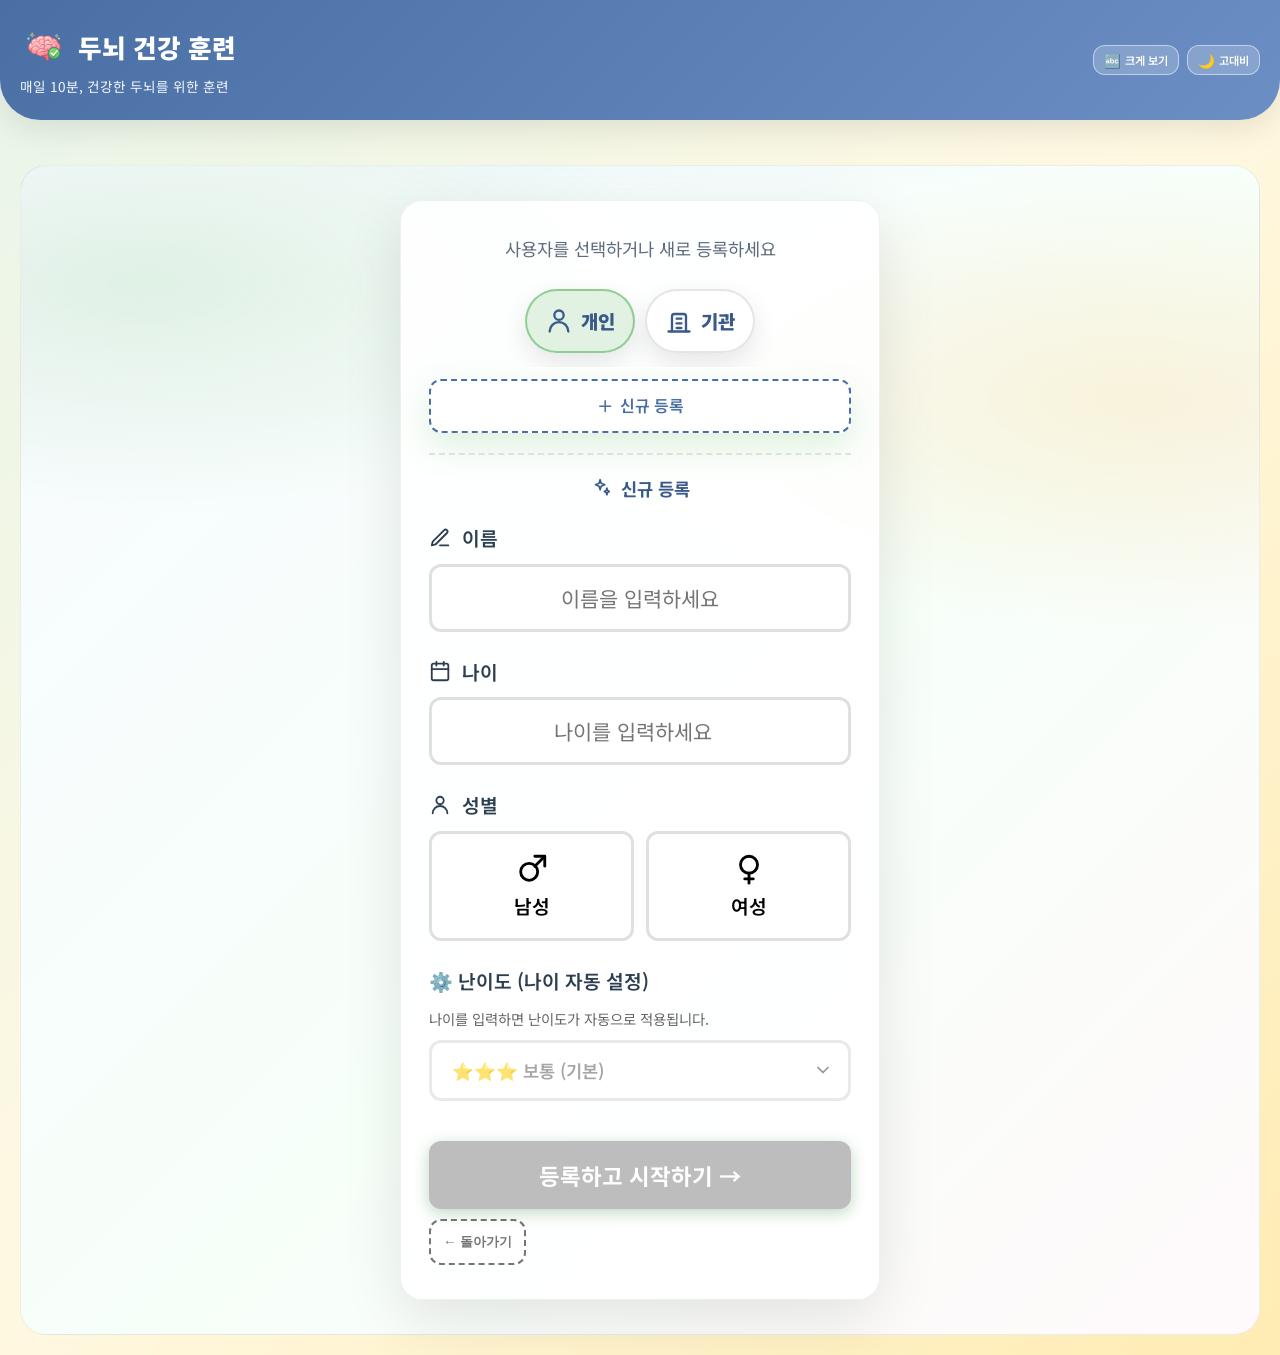
<file: index.html>
﻿<!DOCTYPE html>
<html lang="ko">
<head>
    <meta charset="UTF-8">
    <meta name="viewport" content="width=device-width, initial-scale=1.0">
    <title>굿실버 건강한 두뇌훈련</title>
    <link rel="stylesheet" href="styles/app.css?v=1558f91">
    <script>
        // 캐시(특히 index.html)로 인해 최신 스크립트/스타일이 반영되지 않는 문제 방지용
        (function () {
            var v = "1558f79";
            try {
                var url = new URL(window.location.href);
                if (url.searchParams.get("v") !== v) {
                    url.searchParams.set("v", v);
                    window.location.replace(url.toString());
                }
            } catch (e) { /* ignore */ }
        })();
    </script>
</head>
<body>
    <!-- 폭죽 효과 컨테이너 -->
    <div class="confetti-container" id="confettiContainer"></div>
    
    <!-- 축하 오버레이 -->
    <div class="celebration-overlay" id="celebrationOverlay">
        <div class="celebration-emoji">🎉</div>
    </div>
    
    <!-- 배지 모달 -->
    <div class="badge-modal" id="badgeModal">
        <div class="badge-modal-content">
            <button class="badge-close-btn" onclick="closeBadgeModal()">✕</button>
            <div class="badge-modal-header">
                <h2>🏆 나의 배지 컬렉션</h2>
                <span class="badge-count" id="badgeCountDisplay">0 / 20</span>
            </div>
            <div class="badge-grid" id="badgeGrid">
                <!-- 배지가 여기에 표시됨 -->
            </div>
        </div>
    </div>
    
    <!-- 새 배지 획득 알림 -->
    <div class="badge-unlock-overlay" id="badgeUnlockOverlay">
        <div class="badge-unlock-card">
            <div class="badge-unlock-title">🎊 새 배지 획득! 🎊</div>
            <div class="badge-unlock-icon" id="unlockBadgeIcon">🏆</div>
            <div class="badge-unlock-name" id="unlockBadgeName">배지 이름</div>
            <div class="badge-unlock-desc" id="unlockBadgeDesc">배지 설명</div>
            <button class="badge-unlock-close" onclick="closeBadgeUnlock()">확인</button>
        </div>
    </div>
    
    <!-- 난이도 선택 모달 -->
    <div class="difficulty-modal" id="difficultyModal">
        <div class="difficulty-modal-content">
            <h3>⚙️ 난이도 설정</h3>
            <p>원하시는 난이도를 선택하세요</p>
            
            <div class="difficulty-options">
                <div class="difficulty-option very-easy" onclick="selectDifficulty('very_easy', this)" data-diff="very_easy">
                    <div class="diff-info">
                        <div class="diff-name">매우 쉬움</div>
                        <div class="diff-desc">천천히 여유롭게 즐기기</div>
                    </div>
                    <div class="diff-stars">⭐</div>
                </div>
                <div class="difficulty-option easy" onclick="selectDifficulty('easy', this)" data-diff="easy">
                    <div class="diff-info">
                        <div class="diff-name">쉬움</div>
                        <div class="diff-desc">가볍게 두뇌 운동하기</div>
                    </div>
                    <div class="diff-stars">⭐⭐</div>
                </div>
                <div class="difficulty-option normal" onclick="selectDifficulty('normal', this)" data-diff="normal">
                    <div class="diff-info">
                        <div class="diff-name">보통</div>
                        <div class="diff-desc">적당한 도전으로 훈련하기</div>
                    </div>
                    <div class="diff-stars">⭐⭐⭐</div>
                </div>
                <div class="difficulty-option hard" onclick="selectDifficulty('hard', this)" data-diff="hard">
                    <div class="diff-info">
                        <div class="diff-name">어려움</div>
                        <div class="diff-desc">집중력이 필요해요</div>
                    </div>
                    <div class="diff-stars">⭐⭐⭐⭐</div>
                </div>
                <div class="difficulty-option very-hard" onclick="selectDifficulty('very_hard', this)" data-diff="very_hard">
                    <div class="diff-info">
                        <div class="diff-name">매우 어려움</div>
                        <div class="diff-desc">최고 수준의 두뇌 훈련!</div>
                    </div>
                    <div class="diff-stars">⭐⭐⭐⭐⭐</div>
                </div>
            </div>
            
            <div class="difficulty-modal-btns">
                <button class="btn btn-back" onclick="closeDifficultyModal()">취소</button>
                <button class="btn btn-primary" onclick="applyDifficulty()">적용하기</button>
            </div>
        </div>
    </div>
    
    <!-- 그래프 모달 -->
    <div class="graph-modal" id="graphModal">
        <div class="graph-container">
            <div class="graph-header">
                <div class="graph-header-top">
                    <h2 class="graph-header-heading">📊 <span id="graphUserName">사용자</span>님의 훈련 기록</h2>
                    <button type="button" class="close-graph-btn" onclick="closeStatsGraph()">✕ 닫기</button>
                </div>
                <div class="graph-report-strip">
                    <button type="button" class="graph-header-report-btn" onclick="showGraphTab('report')" title="훈련 리포트 보기">훈련 리포트</button>
                </div>
            </div>
            
            <div class="graph-tabs">
                <button type="button" class="graph-tab active" data-tab="score" onclick="showGraphTab('score')">점수 추이</button>
                <button type="button" class="graph-tab" data-tab="accuracy" onclick="showGraphTab('accuracy')">정확도</button>
                <button type="button" class="graph-tab" data-tab="games" onclick="showGraphTab('games')">게임별 통계</button>
                <button type="button" class="graph-tab" data-tab="history" onclick="showGraphTab('history')">기록 목록</button>
            </div>
            
            <!-- 점수 추이 그래프 -->
            <div id="scoreGraph" class="chart-area">
                <div class="chart-title">📈 최근 7일간 점수 변화</div>
                <div class="bar-chart" id="scoreBarChart"></div>
            </div>
            
            <!-- 정확도 그래프 -->
            <div id="accuracyGraph" class="chart-area" style="display:none;">
                <div class="chart-title">🎯 최근 7일간 정확도 (%)</div>
                <div class="bar-chart" id="accuracyBarChart"></div>
            </div>
            
            <!-- 게임별 통계 -->
            <div id="gamesGraph" class="chart-area" style="display:none;">
                <div class="chart-title">🎮 게임별 플레이 횟수</div>
                <div class="bar-chart" id="gamesBarChart"></div>
                <div class="game-detail-select">
                    <label>📋 게임 상세 기록: </label>
                    <select id="gameDetailSelect" onchange="showGameDetailHistory()">
                        <option value="">-- 게임 선택 --</option>
                    </select>
                </div>
                <div id="gameDetailHistory" class="game-detail-history"></div>
            </div>
            
            <!-- 기록 목록 -->
            <div id="historyList" class="chart-area" style="display:none;">
                <div class="chart-title">📋 전체 기록</div>
                <div class="history-list" id="historyListContent"></div>
            </div>
            
            <!-- 훈련 리포트 -->
            <div id="reportGraph" class="chart-area training-report-area" style="display:none;">
                <div class="report-toolbar report-no-print">
                    <button type="button" class="btn btn-primary" onclick="printTrainingReport()">🖨️ 리포트 인쇄</button>
                    <span class="report-toolbar-hint">인쇄 시 아래 내용만 출력됩니다.</span>
                </div>
                <div id="trainingReportPrint" class="training-report-sheet">
                    <div id="trainingReportBody"></div>
                </div>
            </div>
            
            <!-- 요약 통계 -->
            <div class="stats-summary">
                <div class="summary-card">
                    <div class="summary-value" id="totalDays">0</div>
                    <div class="summary-label">총 훈련 일수</div>
                </div>
                <div class="summary-card">
                    <div class="summary-value" id="totalGamesPlayed">0</div>
                    <div class="summary-label">총 게임 횟수</div>
                </div>
                <div class="summary-card">
                    <div class="summary-value" id="avgScore">0</div>
                    <div class="summary-label">평균 점수</div>
                </div>
                <div class="summary-card">
                    <div class="summary-value" id="avgAccuracy">0%</div>
                    <div class="summary-label">평균 정확도</div>
                </div>
            </div>
        </div>
    </div>
    
    <header>
        <div class="header-left header-home-link" onclick="goMainMenuFromHeader()" title="메인 화면으로 이동">
            <h1><img src="assets/logo.png" alt="굿실버" class="header-logo"> 두뇌 건강 훈련</h1>
            <p>매일 10분, 건강한 두뇌를 위한 훈련</p>
        </div>
        
        <!-- 사용자 배지 + 훈련 리포트 (헤더 가로 중앙) -->
        <div class="header-center" id="headerCenter">
            <div class="header-user-badge" id="headerUserBadge" style="display:none;">
                <span id="userGenderIcon">👤</span>
                <span><strong id="userNameDisplay">사용자</strong>님</span>
                <span class="difficulty-badge clickable" id="difficultyBadge" onclick="showDifficultyModal()" title="클릭하여 난이도 변경">보통 ▼</span>
                <button type="button" class="header-badge-btn" onclick="showBadgeModal()">🏆 배지</button>
                <button type="button" class="header-badge-btn header-report-btn" onclick="showStatsGraph()" title="훈련 리포트 보기">📊 리포트</button>
                <button type="button" class="header-badge-btn home" onclick="goHome()">🏠 홈</button>
            </div>
        </div>
        
        <!-- 우측 영역: 점수 + 접근성 컨트롤 -->
        <div class="header-right">
            <!-- 접근성 컨트롤 -->
            <div class="accessibility-controls">
                <button class="access-btn" id="fontSizeBtn" onclick="toggleFontSize()">
                    <span class="btn-icon">🔤</span>
                    <span id="fontSizeLabel">크게 보기</span>
                </button>
                <button class="access-btn" id="contrastBtn" onclick="toggleHighContrast()">
                    <span class="btn-icon">🌙</span>
                    <span id="contrastLabel">고대비</span>
                </button>
            </div>
        </div>
    </header>
    
    <div class="container">
        <!-- 환영 화면 -->
        <div id="welcomeScreen" class="welcome-screen">
            <div class="welcome-card">
                <p class="subtitle">사용자를 선택하거나 새로 등록하세요</p>

                <!-- 개인/기관 선택 (가로 스크롤) -->
                <div class="account-type-strip" id="accountTypeStrip" aria-label="가입자 유형 선택">
                    <button class="account-type-btn active" data-type="personal" onclick="setAccountType('personal')">
                        <span class="account-type-icon" aria-hidden="true">
                            <svg viewBox="0 0 24 24" fill="none" stroke="currentColor" stroke-width="2" stroke-linecap="round" stroke-linejoin="round">
                                <circle cx="12" cy="7" r="4"></circle>
                                <path d="M20 21a8 8 0 0 0-16 0"></path>
                            </svg>
                        </span>
                        <span class="account-type-label">개인</span>
                    </button>
                    <button class="account-type-btn" data-type="institution" onclick="setAccountType('institution')">
                        <span class="account-type-icon" aria-hidden="true">
                            <svg viewBox="0 0 24 24" fill="none" stroke="currentColor" stroke-width="2" stroke-linecap="round" stroke-linejoin="round">
                                <path d="M3 21h18"></path>
                                <path d="M6 21V8a2 2 0 0 1 2-2h8a2 2 0 0 1 2 2v13"></path>
                                <path d="M10 10h4"></path>
                                <path d="M10 14h4"></path>
                                <path d="M10 18h4"></path>
                            </svg>
                        </span>
                        <span class="account-type-label">기관</span>
                    </button>
                </div>
                
                <!-- 신규 등록(리스트 숨김 상태에서도 접근 가능) -->
                <div class="new-user-toggle" id="newUserTogglePrimary" onclick="toggleNewUserForm()">
                    <span class="ui-icon" aria-hidden="true">
                        <svg viewBox="0 0 24 24" fill="none" stroke="currentColor" stroke-width="2" stroke-linecap="round" stroke-linejoin="round">
                            <path d="M12 5v14"></path>
                            <path d="M5 12h14"></path>
                        </svg>
                    </span>
                    신규 등록
                </div>

                <!-- 기존 사용자 선택 (처음엔 숨김, 개인/기관 클릭 시 표시) -->
                <div class="user-select-section is-hidden" id="existingUsersSection">
                    <h3>
                        <span class="ui-icon" aria-hidden="true">
                            <svg viewBox="0 0 24 24" fill="none" stroke="currentColor" stroke-width="2" stroke-linecap="round" stroke-linejoin="round">
                                <path d="M20 21a7 7 0 0 0-14 0"></path>
                                <circle cx="13" cy="7" r="4"></circle>
                                <path d="M2 21a6 6 0 0 1 8-5.2"></path>
                                <circle cx="6" cy="8" r="3"></circle>
                            </svg>
                        </span>
                        기존 사용자
                    </h3>
                    <div class="existing-users" id="existingUsersList">
                        <!-- 사용자 목록이 여기에 표시됨 -->
                    </div>
                </div>
                
                <!-- 새 사용자 등록 폼 -->
                <div class="new-user-form" id="newUserForm">
                    <h3>
                        <span class="ui-icon" aria-hidden="true">
                            <svg viewBox="0 0 24 24" fill="none" stroke="currentColor" stroke-width="2" stroke-linecap="round" stroke-linejoin="round">
                                <path d="M12 2l1.2 4.2L17.5 8l-4.3 1.8L12 14l-1.2-4.2L6.5 8l4.3-1.8L12 2z"></path>
                                <path d="M20 12l.8 2.8L23 16l-2.2 1.2L20 20l-.8-2.8L17 16l2.2-1.2L20 12z"></path>
                            </svg>
                        </span>
                        신규 등록
                    </h3>
                    
                    <div class="form-group">
                        <label>
                            <span class="ui-icon" aria-hidden="true">
                                <svg viewBox="0 0 24 24" fill="none" stroke="currentColor" stroke-width="2" stroke-linecap="round" stroke-linejoin="round">
                                    <path d="M12 20h9"></path>
                                    <path d="M16.5 3.5a2.1 2.1 0 0 1 3 3L7 19l-4 1 1-4 12.5-12.5z"></path>
                                </svg>
                            </span>
                            이름
                        </label>
                        <input type="text" id="userName" maxlength="10" placeholder="이름을 입력하세요" style="text-align:center;">
                    </div>

                <div class="form-group">
                    <label>
                        <span class="ui-icon" aria-hidden="true">
                            <svg viewBox="0 0 24 24" fill="none" stroke="currentColor" stroke-width="2" stroke-linecap="round" stroke-linejoin="round">
                                <rect x="3" y="4" width="18" height="18" rx="2"></rect>
                                <path d="M16 2v4"></path>
                                <path d="M8 2v4"></path>
                                <path d="M3 10h18"></path>
                            </svg>
                        </span>
                        나이
                    </label>
                    <input type="number" id="userAge" min="1" max="120" inputmode="numeric" placeholder="나이를 입력하세요" style="text-align:center;">
                </div>
                    
                    <div class="form-group">
                        <label>
                            <span class="ui-icon" aria-hidden="true">
                                <svg viewBox="0 0 24 24" fill="none" stroke="currentColor" stroke-width="2" stroke-linecap="round" stroke-linejoin="round">
                                    <circle cx="12" cy="7" r="4"></circle>
                                    <path d="M20 21a8 8 0 0 0-16 0"></path>
                                </svg>
                            </span>
                            성별
                        </label>
                        <div class="gender-options">
                            <button class="gender-btn" onclick="selectGender('male', this)">
                                <span class="gender-icon" aria-hidden="true">
                                    <svg viewBox="0 0 24 24" fill="none" stroke="currentColor" stroke-width="2" stroke-linecap="round" stroke-linejoin="round">
                                        <path d="M14 3h7v7"></path>
                                        <path d="M21 3l-7 7"></path>
                                        <circle cx="10" cy="14" r="6"></circle>
                                    </svg>
                                </span>
                                남성
                            </button>
                            <button class="gender-btn" onclick="selectGender('female', this)">
                                <span class="gender-icon" aria-hidden="true">
                                    <svg viewBox="0 0 24 24" fill="none" stroke="currentColor" stroke-width="2" stroke-linecap="round" stroke-linejoin="round">
                                        <circle cx="12" cy="9" r="6"></circle>
                                        <path d="M12 15v7"></path>
                                        <path d="M9 19h6"></path>
                                    </svg>
                                </span>
                                여성
                            </button>
                        </div>
                    </div>
                    
                    <div class="form-group">
                    <label>⚙️ 난이도 (나이 자동 설정)</label>
                    <p id="difficultyAutoHint" style="font-size:0.9rem;color:#666;margin-bottom:10px;">나이를 입력하면 난이도가 자동으로 적용됩니다.</p>
                    <select id="difficultySelect" class="difficulty-select" onchange="selectRegDifficulty(this.value)" disabled>
                            <option value="normal">⭐⭐⭐ 보통 (기본)</option>
                            <option value="very_easy">⭐ 매우 쉬움</option>
                            <option value="easy">⭐⭐ 쉬움</option>
                            <option value="hard">⭐⭐⭐⭐ 어려움</option>
                            <option value="very_hard">⭐⭐⭐⭐⭐ 매우 어려움</option>
                        </select>
                    </div>
                    
                    <button class="start-btn" id="registerBtn" onclick="registerNewUser()" disabled>등록하고 시작하기 →</button>
                    <button class="new-user-toggle" onclick="toggleNewUserForm()" style="margin-top:10px;border-color:#757575;color:#757575;">← 돌아가기</button>
                </div>
                
                <!-- 선택된 사용자로 시작 버튼 -->
                <button class="start-btn" id="enterBtn" onclick="enterWithSelectedUser()" style="display:none;">선택한 사용자로 시작하기 →</button>
            </div>
        </div>
        
        <!-- 메인 콘텐츠 -->
        <div id="mainContent" class="hidden">
            <!-- 메인 메뉴 (게임 카테고리 4개) -->
            <div id="mainMenu" class="main-menu-wrapper">
                <!-- 카테고리 바로가기(상단 고정) -->
                <div class="category-nav" id="categoryNav">
                    <button class="cat-btn active" data-cat="all" onclick="filterMenuCategory('all')">전체보기</button>
                    <button class="cat-btn" data-cat="memory" style="--cat-color:#4CAF50" onclick="filterMenuCategory('memory')">
                        기억력 훈련
                    </button>
                    <button class="cat-btn" data-cat="calcLang" style="--cat-color:#2196F3" onclick="filterMenuCategory('calcLang')">
                        계산/언어 훈련
                    </button>
                    <button class="cat-btn" data-cat="focusReaction" style="--cat-color:#FF9800" onclick="filterMenuCategory('focusReaction')">
                        집중/반응 훈련
                    </button>
                    <button class="cat-btn" data-cat="spatial" style="--cat-color:#9C27B0" onclick="filterMenuCategory('spatial')">
                        공간/지각 훈련
                    </button>
                    <button class="recommend-btn" onclick="openTodayRecommendations()">
                        ⭐ 오늘의 추천 훈련
                    </button>
                </div>
                
                <!-- 1) 기억력 훈련 -->
                <section class="menu-category" id="cat-memory" data-cat="memory" style="--cat-color:#4CAF50">
                    <div class="menu-category-header">
                        <h3 class="menu-category-title">기억력 훈련 <span class="menu-category-subtitle">(매일 기억력 쑥쑥)</span></h3>
                    </div>
                    <div class="main-menu category-grid">
                        <div class="menu-card" onclick="startGame('match')" style="padding:0;overflow:hidden;">
                            <img src="assets/card_match.png" alt="카드 짝 맞추기" style="width:100%;height:100%;object-fit:cover;border-radius:20px;">
                        </div>
                        <div class="menu-card" onclick="startGame('sequence')" style="padding:0;overflow:hidden;">
                            <img src="assets/game-icons/game_a1.png" alt="숫자 기억하기" style="width:100%;height:100%;object-fit:cover;border-radius:20px;">
                        </div>
                        <div class="menu-card" onclick="startGame('pattern')" style="padding:0;overflow:hidden;">
                            <img src="assets/game-icons/game_a2.png" alt="창문 기억" style="width:100%;height:100%;object-fit:cover;border-radius:20px;">
                        </div>
                        <div class="menu-card" onclick="startGame('melody')" style="padding:0;overflow:hidden;">
                            <img src="assets/game-icons/game_a3.png" alt="멜로디 기억" style="width:100%;height:100%;object-fit:cover;border-radius:20px;">
                        </div>
                        <div class="menu-card" onclick="startGame('palace')" style="padding:0;overflow:hidden;">
                            <img src="assets/game-icons/game_a4.png" alt="기억의 방" style="width:100%;height:100%;object-fit:cover;border-radius:20px;">
                        </div>
                        <div class="menu-card" onclick="startGame('treasure')" style="padding:0;overflow:hidden;">
                            <img src="assets/game-icons/game_a5.png" alt="보물 찾기" style="width:100%;height:100%;object-fit:cover;border-radius:20px;">
                        </div>
                    </div>
                </section>
                
                <!-- 2) 계산/언어 훈련 -->
                <section class="menu-category" id="cat-calcLang" data-cat="calcLang" style="--cat-color:#2196F3">
                    <div class="menu-category-header">
                        <h3 class="menu-category-title">계산/언어 훈련 <span class="menu-category-subtitle">(똑똑한 생활력 향상)</span></h3>
                    </div>
                    <div class="main-menu category-grid">
                        <div class="menu-card" onclick="startGame('calc')" style="padding:0;overflow:hidden;">
                            <img src="assets/game-icons/game_b1.png" alt="시장 계산" style="width:100%;height:100%;object-fit:cover;border-radius:20px;">
                        </div>
                        <div class="menu-card" onclick="startGame('counting')" style="padding:0;overflow:hidden;">
                            <img src="assets/game-icons/game_b2.png" alt="장바구니 세기" style="width:100%;height:100%;object-fit:cover;border-radius:20px;">
                        </div>
                        <div class="menu-card" onclick="startGame('word')" style="padding:0;overflow:hidden;">
                            <img src="assets/game-icons/game_b3.png" alt="낱말 퍼즐" style="width:100%;height:100%;object-fit:cover;border-radius:20px;">
                        </div>
                        <div class="menu-card" onclick="startGame('reverse')" style="padding:0;overflow:hidden;">
                            <img src="assets/game-icons/game_b4.png" alt="거울 놀이" style="width:100%;height:100%;object-fit:cover;border-radius:20px;">
                        </div>
                        <div class="menu-card" onclick="startGame('story')" style="padding:0;overflow:hidden;">
                            <img src="assets/game-icons/game_b5.png" alt="이야기 순서" style="width:100%;height:100%;object-fit:cover;border-radius:20px;">
                        </div>
                        <div class="menu-card" onclick="startGame('category')" style="padding:0;overflow:hidden;">
                            <img src="assets/game-icons/game_b6.png" alt="분류하기" style="width:100%;height:100%;object-fit:cover;border-radius:20px;">
                        </div>
                    </div>
                </section>
                
                <!-- 3) 집중/반응 훈련 -->
                <section class="menu-category" id="cat-focusReaction" data-cat="focusReaction" style="--cat-color:#FF9800">
                    <div class="menu-category-header">
                        <h3 class="menu-category-title">집중/반응 훈련 <span class="menu-category-subtitle">(초롱초롱 집중력 향상)</span></h3>
                    </div>
                    <div class="main-menu category-grid">
                        <div class="menu-card" onclick="startGame('reaction')" style="padding:0;overflow:hidden;">
                            <img src="assets/game-icons/game_c1.png" alt="신호등 게임" style="width:100%;height:100%;object-fit:cover;border-radius:20px;">
                        </div>
                        <div class="menu-card" onclick="startGame('findDiff')" style="padding:0;overflow:hidden;">
                            <img src="assets/game-icons/game_c2.png" alt="다른 것 찾기" style="width:100%;height:100%;object-fit:cover;border-radius:20px;">
                        </div>
                        <div class="menu-card" onclick="startGame('timing')" style="padding:0;overflow:hidden;">
                            <img src="assets/game-icons/game_c3.png" alt="알람 맞추기" style="width:100%;height:100%;object-fit:cover;border-radius:20px;">
                        </div>
                        <div class="menu-card" onclick="startGame('focus')" style="padding:0;overflow:hidden;">
                            <img src="assets/game-icons/game_c4.png" alt="집중 타겟" style="width:100%;height:100%;object-fit:cover;border-radius:20px;">
                        </div>
                        <div class="menu-card" onclick="startGame('chain')" style="padding:0;overflow:hidden;">
                            <img src="assets/game-icons/game_c5.png" alt="연쇄 반응" style="width:100%;height:100%;object-fit:cover;border-radius:20px;">
                        </div>
                        <div class="menu-card" onclick="startGame('color')" style="padding:0;overflow:hidden;">
                            <img src="assets/game-icons/game_c6.png" alt="무지개 색깔" style="width:100%;height:100%;object-fit:cover;border-radius:20px;">
                        </div>
                    </div>
                </section>
                
                <!-- 4) 공간/지각 훈련 -->
                <section class="menu-category" id="cat-spatial" data-cat="spatial" style="--cat-color:#9C27B0">
                    <div class="menu-category-header">
                        <h3 class="menu-category-title">공간/지각 훈련 <span class="menu-category-subtitle">(두뇌회전 논리력 향상)</span></h3>
                    </div>
                    <div class="main-menu category-grid">
                        <div class="menu-card" onclick="startGame('direction')" style="padding:0;overflow:hidden;">
                            <img src="assets/game-icons/game_d1.png" alt="길 찾기" style="width:100%;height:100%;object-fit:cover;border-radius:20px;">
                        </div>
                        <div class="menu-card" onclick="startGame('maze')" style="padding:0;overflow:hidden;">
                            <img src="assets/game-icons/game_d2.png" alt="미로 탈출" style="width:100%;height:100%;object-fit:cover;border-radius:20px;">
                        </div>
                        <div class="menu-card" onclick="startGame('rotate')" style="padding:0;overflow:hidden;">
                            <img src="assets/game-icons/game_d4.png" alt="도형 회전" style="width:100%;height:100%;object-fit:cover;border-radius:20px;">
                        </div>
                        <div class="menu-card" onclick="startGame('shadow')" style="padding:0;overflow:hidden;">
                            <img src="assets/game-icons/game_d5.png" alt="그림자 매칭" style="width:100%;height:100%;object-fit:cover;border-radius:20px;">
                        </div>
                        <div class="menu-card" onclick="startGame('sorting')" style="padding:0;overflow:hidden;">
                            <img src="assets/game-icons/game_d6.png" alt="계단 오르기" style="width:100%;height:100%;object-fit:cover;border-radius:20px;">
                        </div>
                        <div class="menu-card" onclick="startGame('pairing')" style="padding:0;overflow:hidden;">
                            <img src="assets/game-icons/game_d7.png" alt="짝 연결하기" style="width:100%;height:100%;object-fit:cover;border-radius:20px;">
                        </div>
                    </div>
                </section>
            </div>
            
            <div class="today-stats">
                <h3>📊 오늘의 훈련 기록</h3>
                <div class="stats-grid">
                    <div class="stat-item">
                        <div class="stat-value" id="gamesPlayed">0</div>
                        <div class="stat-label">게임 횟수</div>
                    </div>
                    <div class="stat-item">
                        <div class="stat-value" id="correctAnswers">0</div>
                        <div class="stat-label">정답 수</div>
                    </div>
                    <div class="stat-item">
                        <div class="stat-value" id="accuracy">0%</div>
                        <div class="stat-label">정확도</div>
                    </div>
                    <div class="stat-item">
                        <div class="stat-value" id="trainTime">0분</div>
                        <div class="stat-label">훈련 시간</div>
                    </div>
                </div>
            </div>
        </div>
        
        <!-- 게임 화면들 -->
        <!-- 0. 동물/식물 짝맞추기 -->
        <div id="matchGame" class="game-screen">
            <div class="game-header">
                <h2>🐾🌿 짝 맞추기</h2>
                <div class="game-info">
                    <span>레벨: <strong id="matchLevel">1</strong></span>
                    <span>시도: <strong id="matchTries">0</strong></span>
                    <span>맞춤: <strong id="matchMatches">0</strong></span>
                    <span>점수: <strong id="matchScore">0</strong></span>
                </div>
            </div>
            <div class="level-display" id="matchLevelDisplay"></div>
            <div class="game-difficulty-selector">
                <span class="game-diff-label">⚙️ 난이도:</span>
                <div class="game-diff-btns">
                    <button class="game-diff-btn very-easy" onclick="changeGameDifficulty('very_easy')">⭐ 매우쉬움</button>
                    <button class="game-diff-btn easy" onclick="changeGameDifficulty('easy')">⭐⭐ 쉬움</button>
                    <button class="game-diff-btn normal" onclick="changeGameDifficulty('normal')">⭐⭐⭐ 보통</button>
                    <button class="game-diff-btn hard" onclick="changeGameDifficulty('hard')">⭐⭐⭐⭐ 어려움</button>
                    <button class="game-diff-btn very-hard" onclick="changeGameDifficulty('very_hard')">⭐⭐⭐⭐⭐ 매우어려움</button>
                </div>
            </div>
            <button class="tts-btn" onclick="speakGameGuide('match')">
                <span class="tts-icon">🔊</span> 설명 듣기
            </button>
            <div class="match-game-container">
                <div class="stage-buttons" id="stageButtons">
                    <button class="stage-btn animal active" type="button" onclick="selectMatchStage('animal')">🐾 동물</button>
                    <button class="stage-btn plant" type="button" onclick="selectMatchStage('plant')">🌿 식물</button>
                    <button class="stage-btn mixed" type="button" onclick="selectMatchStage('mixed')">🎨 혼합</button>
                </div>
                <div class="match-grid" id="matchGrid"></div>
                <button class="btn btn-primary" id="matchStartBtn" onclick="startMatchGame()" style="margin-top:15px;">게임 시작</button>
            </div>
            <div class="btn-group">
                <button class="btn btn-secondary" onclick="initMatchGame()">다시</button>
            </div>
        </div>
        
        <!-- 1. 숫자 순서 -->
        <div id="sequenceGame" class="game-screen">
            <div class="game-header">
                <h2>🔢 숫자 기억하기</h2>
                <div class="game-info">
                    <span>점수: <strong id="seqScore">0</strong></span>
                </div>
            </div>
            <div class="level-display" id="sequenceLevelDisplay"></div>
            <div class="game-difficulty-selector">
                <span class="game-diff-label">⚙️ 난이도:</span>
                <div class="game-diff-btns">
                    <button class="game-diff-btn very-easy" onclick="changeGameDifficulty('very_easy')">⭐ 매우쉬움</button>
                    <button class="game-diff-btn easy" onclick="changeGameDifficulty('easy')">⭐⭐ 쉬움</button>
                    <button class="game-diff-btn normal" onclick="changeGameDifficulty('normal')">⭐⭐⭐ 보통</button>
                    <button class="game-diff-btn hard" onclick="changeGameDifficulty('hard')">⭐⭐⭐⭐ 어려움</button>
                    <button class="game-diff-btn very-hard" onclick="changeGameDifficulty('very_hard')">⭐⭐⭐⭐⭐ 매우어려움</button>
                </div>
            </div>
            <button class="tts-btn" onclick="speakGameGuide('sequence')">
                <span class="tts-icon">🔊</span> 설명 듣기
            </button>
            <button class="tts-btn" onclick="speakSequenceNumbers()" style="background: linear-gradient(135deg, #FFE0B2, #FFCC80); border-color: #FF9800; color: #E65100;">
                <span class="tts-icon">📢</span> 숫자 읽기
            </button>
            <div class="timer-bar"><div class="timer-fill" id="seqTimer"></div></div>
            <div class="game-display" id="seqDisplay">시작을 눌러주세요!</div>
            <div class="user-input-display" id="userInput"></div>
            <span class="input-hint" id="seqInputHint" style="display:none;">잘못 눌렀다면 빨간색 🗑️지우기 버튼을 누르세요!</span>
            <div class="num-pad" id="numPad">
                <button class="num-btn" onclick="inputNumber(1)">1</button>
                <button class="num-btn" onclick="inputNumber(2)">2</button>
                <button class="num-btn" onclick="inputNumber(3)">3</button>
                <button class="num-btn" onclick="inputNumber(4)">4</button>
                <button class="num-btn" onclick="inputNumber(5)">5</button>
                <button class="num-btn" onclick="inputNumber(6)">6</button>
                <button class="num-btn" onclick="inputNumber(7)">7</button>
                <button class="num-btn" onclick="inputNumber(8)">8</button>
                <button class="num-btn" onclick="inputNumber(9)">9</button>
                <button class="num-btn" onclick="inputNumber(0)">0</button>
                <button class="num-btn clear-btn" onclick="clearInput()">🗑️<br><span style="font-size:0.6em;">지우기</span></button>
                <button class="num-btn submit-btn" onclick="submitSequence()">✓<br><span style="font-size:0.6em;">확인</span></button>
            </div>
            <div id="seqResult" class="result-message" style="display:none;"></div>
            <div class="btn-group">
                <button class="btn btn-primary" id="seqStartBtn" onclick="startSequence()">시작</button>
            </div>
        </div>
        
        <!-- 3. 암산 -->
        <div id="calcGame" class="game-screen">
            <div class="game-header">
                <h2>➕ 암산 훈련</h2>
                <div class="game-info">
                    <span>문제: <strong id="calcQuestion">0</strong>/10</span>
                    <span>점수: <strong id="calcScore">0</strong></span>
                </div>
            </div>
            <div class="level-display" id="calcLevelDisplay"></div>
            <div class="game-difficulty-selector">
                <span class="game-diff-label">⚙️ 난이도:</span>
                <div class="game-diff-btns">
                    <button class="game-diff-btn very-easy" onclick="changeGameDifficulty('very_easy')">⭐ 매우쉬움</button>
                    <button class="game-diff-btn easy" onclick="changeGameDifficulty('easy')">⭐⭐ 쉬움</button>
                    <button class="game-diff-btn normal" onclick="changeGameDifficulty('normal')">⭐⭐⭐ 보통</button>
                    <button class="game-diff-btn hard" onclick="changeGameDifficulty('hard')">⭐⭐⭐⭐ 어려움</button>
                    <button class="game-diff-btn very-hard" onclick="changeGameDifficulty('very_hard')">⭐⭐⭐⭐⭐ 매우어려움</button>
                </div>
            </div>
            <button class="tts-btn" onclick="speakGameGuide('calc')">
                <span class="tts-icon">🔊</span> 설명 듣기
            </button>
            <button class="tts-btn" onclick="speakCalcProblem()" style="background: linear-gradient(135deg, #FFE0B2, #FFCC80); border-color: #FF9800; color: #E65100;">
                <span class="tts-icon">📢</span> 문제 읽기
            </button>
            <div class="timer-bar"><div class="timer-fill" id="calcTimer"></div></div>
            <div class="game-display" id="calcProblem">시작을 눌러주세요!</div>
            <div class="calc-options" id="calcOptions"></div>
            <div id="calcResult" class="result-message" style="display:none;"></div>
            <div class="btn-group">
                <button class="btn btn-primary" id="calcStartBtn" onclick="startCalc()">시작</button>
            </div>
        </div>
        
        <!-- 4. 색상 맞추기 -->
        <div id="colorGame" class="game-screen">
            <div class="game-header">
                <h2>🎨 색상 맞추기</h2>
                <div class="game-info">
                    <span>문제: <strong id="colorQuestion">0</strong>/10</span>
                    <span>점수: <strong id="colorScore">0</strong></span>
                </div>
            </div>
            <div class="level-display" id="colorLevelDisplay"></div>
            <div class="game-difficulty-selector">
                <span class="game-diff-label">⚙️ 난이도:</span>
                <div class="game-diff-btns">
                    <button class="game-diff-btn very-easy" onclick="changeGameDifficulty('very_easy')">⭐ 매우쉬움</button>
                    <button class="game-diff-btn easy" onclick="changeGameDifficulty('easy')">⭐⭐ 쉬움</button>
                    <button class="game-diff-btn normal" onclick="changeGameDifficulty('normal')">⭐⭐⭐ 보통</button>
                    <button class="game-diff-btn hard" onclick="changeGameDifficulty('hard')">⭐⭐⭐⭐ 어려움</button>
                    <button class="game-diff-btn very-hard" onclick="changeGameDifficulty('very_hard')">⭐⭐⭐⭐⭐ 매우어려움</button>
                </div>
            </div>
            <button class="tts-btn" onclick="speakGameGuide('color')">
                <span class="tts-icon">🔊</span> 설명 듣기
            </button>
            <button class="tts-btn" onclick="speakColorProblem()" style="background: linear-gradient(135deg, #FFE0B2, #FFCC80); border-color: #FF9800; color: #E65100;">
                <span class="tts-icon">📢</span> 문제 읽기
            </button>
            <div class="timer-bar"><div class="timer-fill" id="colorTimer"></div></div>
            <p style="text-align:center;font-size:1.2rem;margin-bottom:10px;">글자의 <strong>색상</strong>을 선택하세요!</p>
            <div class="color-word" id="colorWord">준비</div>
            <div class="color-options" id="colorOptions">
                <button class="color-btn red" onclick="selectColor('red')">빨강</button>
                <button class="color-btn blue" onclick="selectColor('blue')">파랑</button>
                <button class="color-btn green" onclick="selectColor('green')">초록</button>
                <button class="color-btn yellow" onclick="selectColor('yellow')">노랑</button>
            </div>
            <div id="colorResult" class="result-message" style="display:none;"></div>
            <div class="btn-group">
                <button class="btn btn-primary" id="colorStartBtn" onclick="startColor()">시작</button>
            </div>
        </div>
        
        <!-- 5. 창문 기억 -->
        <div id="patternGame" class="game-screen">
            <div class="game-header">
                <h2>🪟 창문 기억하기</h2>
                <div class="game-info">
                    <span>레벨: <strong id="patternLevel">1</strong></span>
                    <span>점수: <strong id="patternScore">0</strong></span>
                </div>
            </div>
            <div class="level-display" id="patternLevelDisplay"></div>
            <div class="game-difficulty-selector">
                <span class="game-diff-label">⚙️ 난이도:</span>
                <div class="game-diff-btns">
                    <button class="game-diff-btn very-easy" onclick="changeGameDifficulty('very_easy')">⭐ 매우쉬움</button>
                    <button class="game-diff-btn easy" onclick="changeGameDifficulty('easy')">⭐⭐ 쉬움</button>
                    <button class="game-diff-btn normal" onclick="changeGameDifficulty('normal')">⭐⭐⭐ 보통</button>
                    <button class="game-diff-btn hard" onclick="changeGameDifficulty('hard')">⭐⭐⭐⭐ 어려움</button>
                    <button class="game-diff-btn very-hard" onclick="changeGameDifficulty('very_hard')">⭐⭐⭐⭐⭐ 매우어려움</button>
                </div>
            </div>
            <button class="tts-btn" onclick="speakGameGuide('pattern')">
                <span class="tts-icon">🔊</span> 설명 듣기
            </button>
            <p id="patternInstruction" style="text-align:center;font-size:1.2rem;margin-bottom:15px;">창문 위치를 기억하세요!</p>
            <div class="pattern-grid" id="patternGrid"></div>
            <div id="patternResult" class="result-message" style="display:none;"></div>
            <div class="btn-group">
                <button class="btn btn-primary" id="patternStartBtn" onclick="startPattern()">시작</button>
            </div>
        </div>
        
        <!-- 6. 반응 속도 -->
        <div id="reactionGame" class="game-screen">
            <div class="game-header">
                <h2>⚡ 반응 속도</h2>
                <div class="game-info">
                    <span>라운드: <strong id="reactionRound">0</strong>/5</span>
                    <span>평균: <strong id="reactionAvg">0</strong>ms</span>
                </div>
            </div>
            <div class="level-display" id="reactionLevelDisplay"></div>
            <div class="game-difficulty-selector">
                <span class="game-diff-label">⚙️ 난이도:</span>
                <div class="game-diff-btns">
                    <button class="game-diff-btn very-easy" onclick="changeGameDifficulty('very_easy')">⭐ 매우쉬움</button>
                    <button class="game-diff-btn easy" onclick="changeGameDifficulty('easy')">⭐⭐ 쉬움</button>
                    <button class="game-diff-btn normal" onclick="changeGameDifficulty('normal')">⭐⭐⭐ 보통</button>
                    <button class="game-diff-btn hard" onclick="changeGameDifficulty('hard')">⭐⭐⭐⭐ 어려움</button>
                    <button class="game-diff-btn very-hard" onclick="changeGameDifficulty('very_hard')">⭐⭐⭐⭐⭐ 매우어려움</button>
                </div>
            </div>
            <button class="tts-btn" onclick="speakGameGuide('reaction')">
                <span class="tts-icon">🔊</span> 설명 듣기
            </button>
            <div class="reaction-box waiting" id="reactionBox" onclick="reactionClick()">
                <span id="reactionText">클릭하여 시작</span>
            </div>
            <div id="reactionResult" class="result-message" style="display:none;"></div>
            <div class="btn-group">
                <button class="btn btn-primary" id="reactionStartBtn" onclick="startReaction()">시작</button>
            </div>
        </div>
        
        <!-- 7. 다른 것 찾기 -->
        <div id="findDiffGame" class="game-screen">
            <div class="game-header">
                <h2>🔍 다른 것 찾기</h2>
                <div class="game-info">
                    <span>문제: <strong id="findDiffQuestion">0</strong>/10</span>
                    <span>점수: <strong id="findDiffScore">0</strong></span>
                </div>
            </div>
            <div class="level-display" id="findDiffLevelDisplay"></div>
            <div class="game-difficulty-selector">
                <span class="game-diff-label">⚙️ 난이도:</span>
                <div class="game-diff-btns">
                    <button class="game-diff-btn very-easy" onclick="changeGameDifficulty('very_easy')">⭐ 매우쉬움</button>
                    <button class="game-diff-btn easy" onclick="changeGameDifficulty('easy')">⭐⭐ 쉬움</button>
                    <button class="game-diff-btn normal" onclick="changeGameDifficulty('normal')">⭐⭐⭐ 보통</button>
                    <button class="game-diff-btn hard" onclick="changeGameDifficulty('hard')">⭐⭐⭐⭐ 어려움</button>
                    <button class="game-diff-btn very-hard" onclick="changeGameDifficulty('very_hard')">⭐⭐⭐⭐⭐ 매우어려움</button>
                </div>
            </div>
            <button class="tts-btn" onclick="speakGameGuide('findDiff')">
                <span class="tts-icon">🔊</span> 설명 듣기
            </button>
            <div class="timer-bar"><div class="timer-fill" id="findDiffTimer"></div></div>
            <p style="text-align:center;font-size:1.2rem;margin-bottom:15px;">다른 하나를 찾으세요!</p>
            <div class="find-diff-grid" id="findDiffGrid"></div>
            <div id="findDiffResult" class="result-message" style="display:none;"></div>
            <div class="btn-group">
                <button class="btn btn-primary" id="findDiffStartBtn" onclick="startFindDiff()">시작</button>
            </div>
        </div>
        
        <!-- 8. 순서 정렬 -->
        <div id="sortingGame" class="game-screen">
            <div class="game-header">
                <h2>📊 순서 정렬</h2>
                <div class="game-info">
                    <span>레벨: <strong id="sortLevel">1</strong></span>
                    <span>점수: <strong id="sortScore">0</strong></span>
                </div>
            </div>
            <div class="level-display" id="sortingLevelDisplay"></div>
            <div class="game-difficulty-selector">
                <span class="game-diff-label">⚙️ 난이도:</span>
                <div class="game-diff-btns">
                    <button class="game-diff-btn very-easy" onclick="changeGameDifficulty('very_easy')">⭐ 매우쉬움</button>
                    <button class="game-diff-btn easy" onclick="changeGameDifficulty('easy')">⭐⭐ 쉬움</button>
                    <button class="game-diff-btn normal" onclick="changeGameDifficulty('normal')">⭐⭐⭐ 보통</button>
                    <button class="game-diff-btn hard" onclick="changeGameDifficulty('hard')">⭐⭐⭐⭐ 어려움</button>
                    <button class="game-diff-btn very-hard" onclick="changeGameDifficulty('very_hard')">⭐⭐⭐⭐⭐ 매우어려움</button>
                </div>
            </div>
            <button class="tts-btn" onclick="speakGameGuide('sorting')">
                <span class="tts-icon">🔊</span> 설명 듣기
            </button>
            <div class="timer-bar"><div class="timer-fill" id="sortTimer"></div></div>
            <p style="text-align:center;font-size:1.2rem;margin-bottom:15px;">1부터 순서대로 클릭하세요!</p>
            <div class="sort-grid" id="sortGrid"></div>
            <div id="sortResult" class="result-message" style="display:none;"></div>
            <div class="btn-group">
                <button class="btn btn-primary" id="sortStartBtn" onclick="startSorting()">시작</button>
            </div>
        </div>
        
        <!-- 9. 방향 맞추기 -->
        <div id="directionGame" class="game-screen">
            <div class="game-header">
                <h2>🧭 방향 맞추기</h2>
                <div class="game-info">
                    <span>문제: <strong id="dirQuestion">0</strong>/10</span>
                    <span>점수: <strong id="dirScore">0</strong></span>
                </div>
            </div>
            <div class="level-display" id="directionLevelDisplay"></div>
            <div class="game-difficulty-selector">
                <span class="game-diff-label">⚙️ 난이도:</span>
                <div class="game-diff-btns">
                    <button class="game-diff-btn very-easy" onclick="changeGameDifficulty('very_easy')">⭐ 매우쉬움</button>
                    <button class="game-diff-btn easy" onclick="changeGameDifficulty('easy')">⭐⭐ 쉬움</button>
                    <button class="game-diff-btn normal" onclick="changeGameDifficulty('normal')">⭐⭐⭐ 보통</button>
                    <button class="game-diff-btn hard" onclick="changeGameDifficulty('hard')">⭐⭐⭐⭐ 어려움</button>
                    <button class="game-diff-btn very-hard" onclick="changeGameDifficulty('very_hard')">⭐⭐⭐⭐⭐ 매우어려움</button>
                </div>
            </div>
            <button class="tts-btn" onclick="speakGameGuide('direction')">
                <span class="tts-icon">🔊</span> 설명 듣기
            </button>
            <div class="timer-bar"><div class="timer-fill" id="dirTimer"></div></div>
            <div class="arrow-display" id="arrowDisplay">🎯</div>
            <div class="direction-btns">
                <div class="dir-btn empty"></div>
                <button class="dir-btn" onclick="selectDirection('up')">⬆️</button>
                <div class="dir-btn empty"></div>
                <button class="dir-btn" onclick="selectDirection('left')">⬅️</button>
                <div class="dir-btn empty"></div>
                <button class="dir-btn" onclick="selectDirection('right')">➡️</button>
                <div class="dir-btn empty"></div>
                <button class="dir-btn" onclick="selectDirection('down')">⬇️</button>
                <div class="dir-btn empty"></div>
            </div>
            <div id="dirResult" class="result-message" style="display:none;"></div>
            <div class="btn-group">
                <button class="btn btn-primary" id="dirStartBtn" onclick="startDirection()">시작</button>
            </div>
        </div>
        
        <!-- 10. 단어 완성 -->
        <div id="wordGame" class="game-screen">
            <div class="game-header">
                <h2>📝 단어 완성</h2>
                <div class="game-info">
                    <span>문제: <strong id="wordQuestion">0</strong>/10</span>
                    <span>점수: <strong id="wordScore">0</strong></span>
                </div>
            </div>
            <div class="level-display" id="wordLevelDisplay"></div>
            <div class="game-difficulty-selector">
                <span class="game-diff-label">⚙️ 난이도:</span>
                <div class="game-diff-btns">
                    <button class="game-diff-btn very-easy" onclick="changeGameDifficulty('very_easy')">⭐ 매우쉬움</button>
                    <button class="game-diff-btn easy" onclick="changeGameDifficulty('easy')">⭐⭐ 쉬움</button>
                    <button class="game-diff-btn normal" onclick="changeGameDifficulty('normal')">⭐⭐⭐ 보통</button>
                    <button class="game-diff-btn hard" onclick="changeGameDifficulty('hard')">⭐⭐⭐⭐ 어려움</button>
                    <button class="game-diff-btn very-hard" onclick="changeGameDifficulty('very_hard')">⭐⭐⭐⭐⭐ 매우어려움</button>
                </div>
            </div>
            <button class="tts-btn" onclick="speakGameGuide('word')">
                <span class="tts-icon">🔊</span> 설명 듣기
            </button>
            <button class="tts-btn" onclick="speakWordProblem()" style="background: linear-gradient(135deg, #FFE0B2, #FFCC80); border-color: #FF9800; color: #E65100;">
                <span class="tts-icon">📢</span> 힌트 듣기
            </button>
            <div class="timer-bar"><div class="timer-fill" id="wordTimer"></div></div>
            <div class="word-display" id="wordDisplay">_ _ _</div>
            <div class="letter-input" id="letterInput"></div>
            <div id="wordResult" class="result-message" style="display:none;"></div>
            <div class="btn-group">
                <button class="btn btn-primary" id="wordStartBtn" onclick="startWord()">시작</button>
            </div>
        </div>
        
        <!-- 11. 개수 세기 -->
        <div id="countingGame" class="game-screen">
            <div class="game-header">
                <h2>🔢 개수 세기</h2>
                <div class="game-info">
                    <span>문제: <strong id="countQuestion">0</strong>/10</span>
                    <span>점수: <strong id="countScore">0</strong></span>
                </div>
            </div>
            <div class="level-display" id="countingLevelDisplay"></div>
            <div class="game-difficulty-selector">
                <span class="game-diff-label">⚙️ 난이도:</span>
                <div class="game-diff-btns">
                    <button class="game-diff-btn very-easy" onclick="changeGameDifficulty('very_easy')">⭐ 매우쉬움</button>
                    <button class="game-diff-btn easy" onclick="changeGameDifficulty('easy')">⭐⭐ 쉬움</button>
                    <button class="game-diff-btn normal" onclick="changeGameDifficulty('normal')">⭐⭐⭐ 보통</button>
                    <button class="game-diff-btn hard" onclick="changeGameDifficulty('hard')">⭐⭐⭐⭐ 어려움</button>
                    <button class="game-diff-btn very-hard" onclick="changeGameDifficulty('very_hard')">⭐⭐⭐⭐⭐ 매우어려움</button>
                </div>
            </div>
            <button class="tts-btn" onclick="speakGameGuide('counting')">
                <span class="tts-icon">🔊</span> 설명 듣기
            </button>
            <button class="tts-btn" onclick="speakCountingProblem()" style="background: linear-gradient(135deg, #FFE0B2, #FFCC80); border-color: #FF9800; color: #E65100;">
                <span class="tts-icon">📢</span> 문제 읽기
            </button>
            <div class="timer-bar"><div class="timer-fill" id="countTimer"></div></div>
            <p id="countTarget" style="text-align:center;font-size:1.3rem;margin-bottom:15px;">🍎의 개수는?</p>
            <div class="counting-grid" id="countingGrid"></div>
            <div class="count-options" id="countOptions"></div>
            <div id="countResult" class="result-message" style="display:none;"></div>
            <div class="btn-group">
                <button class="btn btn-primary" id="countStartBtn" onclick="startCounting()">시작</button>
            </div>
        </div>
        
        <!-- 12. 짝 연결 -->
        <div id="pairingGame" class="game-screen">
            <div class="game-header">
                <h2>🔗 짝 연결</h2>
                <div class="game-info">
                    <span>맞춤: <strong id="pairMatches">0</strong>/<strong id="pairTotal">4</strong></span>
                    <span>점수: <strong id="pairScore">0</strong></span>
                </div>
            </div>
            <div class="level-display" id="pairingLevelDisplay"></div>
            <div class="game-difficulty-selector">
                <span class="game-diff-label">⚙️ 난이도:</span>
                <div class="game-diff-btns">
                    <button class="game-diff-btn very-easy" onclick="changeGameDifficulty('very_easy')">⭐ 매우쉬움</button>
                    <button class="game-diff-btn easy" onclick="changeGameDifficulty('easy')">⭐⭐ 쉬움</button>
                    <button class="game-diff-btn normal" onclick="changeGameDifficulty('normal')">⭐⭐⭐ 보통</button>
                    <button class="game-diff-btn hard" onclick="changeGameDifficulty('hard')">⭐⭐⭐⭐ 어려움</button>
                    <button class="game-diff-btn very-hard" onclick="changeGameDifficulty('very_hard')">⭐⭐⭐⭐⭐ 매우어려움</button>
                </div>
            </div>
            <button class="tts-btn" onclick="speakGameGuide('pairing')">
                <span class="tts-icon">🔊</span> 설명 듣기
            </button>
            <button class="tts-btn" onclick="speakPairingWords()" style="background: linear-gradient(135deg, #FFE0B2, #FFCC80); border-color: #FF9800; color: #E65100;">
                <span class="tts-icon">📢</span> 단어 읽기
            </button>
            <p style="text-align:center;font-size:1.2rem;margin-bottom:15px;">관련있는 단어끼리 연결하세요!</p>
            <div class="pair-grid" id="pairGrid">
                <div class="pair-column" id="pairLeft"></div>
                <div class="pair-column" id="pairRight"></div>
            </div>
            <div id="pairResult" class="result-message" style="display:none;"></div>
            <div class="btn-group">
                <button class="btn btn-primary" id="pairStartBtn" onclick="startPairing()">시작</button>
            </div>
        </div>
        
        <!-- 13. 시간 맞추기 -->
        <div id="timingGame" class="game-screen">
            <div class="game-header">
                <h2>⏱️ 시간 맞추기</h2>
                <div class="game-info">
                    <span>라운드: <strong id="timingRound">0</strong>/5</span>
                    <span>점수: <strong id="timingScore">0</strong></span>
                </div>
            </div>
            <div class="level-display" id="timingLevelDisplay"></div>
            <div class="game-difficulty-selector">
                <span class="game-diff-label">⚙️ 난이도:</span>
                <div class="game-diff-btns">
                    <button class="game-diff-btn very-easy" onclick="changeGameDifficulty('very_easy')">⭐ 매우쉬움</button>
                    <button class="game-diff-btn easy" onclick="changeGameDifficulty('easy')">⭐⭐ 쉬움</button>
                    <button class="game-diff-btn normal" onclick="changeGameDifficulty('normal')">⭐⭐⭐ 보통</button>
                    <button class="game-diff-btn hard" onclick="changeGameDifficulty('hard')">⭐⭐⭐⭐ 어려움</button>
                    <button class="game-diff-btn very-hard" onclick="changeGameDifficulty('very_hard')">⭐⭐⭐⭐⭐ 매우어려움</button>
                </div>
            </div>
            <button class="tts-btn" onclick="speakGameGuide('timing')">
                <span class="tts-icon">🔊</span> 설명 듣기
            </button>
            <div class="time-target" id="timeTarget">목표: 3.00초에 멈추세요!</div>
            <div class="time-display" id="timeDisplay">0.00</div>
            <button class="stop-btn" id="stopBtn" onclick="stopTiming()">STOP!</button>
            <div id="timingResult" class="result-message" style="display:none;"></div>
            <div class="btn-group">
                <button class="btn btn-primary" id="timingStartBtn" onclick="startTiming()">시작</button>
            </div>
        </div>
        
        <!-- 14. 거꾸로 말하기 -->
        <div id="reverseGame" class="game-screen">
            <div class="game-header">
                <h2>🔄 거꾸로 말하기</h2>
                <div class="game-info">
                    <span>문제: <strong id="reverseQuestion">0</strong>/10</span>
                    <span>점수: <strong id="reverseScore">0</strong></span>
                </div>
            </div>
            <div class="level-display" id="reverseLevelDisplay"></div>
            <div class="game-difficulty-selector">
                <span class="game-diff-label">⚙️ 난이도:</span>
                <div class="game-diff-btns">
                    <button class="game-diff-btn very-easy" onclick="changeGameDifficulty('very_easy')">⭐ 매우쉬움</button>
                    <button class="game-diff-btn easy" onclick="changeGameDifficulty('easy')">⭐⭐ 쉬움</button>
                    <button class="game-diff-btn normal" onclick="changeGameDifficulty('normal')">⭐⭐⭐ 보통</button>
                    <button class="game-diff-btn hard" onclick="changeGameDifficulty('hard')">⭐⭐⭐⭐ 어려움</button>
                    <button class="game-diff-btn very-hard" onclick="changeGameDifficulty('very_hard')">⭐⭐⭐⭐⭐ 매우어려움</button>
                </div>
            </div>
            <button class="tts-btn" onclick="speakGameGuide('reverse')">
                <span class="tts-icon">🔊</span> 설명 듣기
            </button>
            <button class="tts-btn" onclick="speakReverseWord()" style="background: linear-gradient(135deg, #FFE0B2, #FFCC80); border-color: #FF9800; color: #E65100;">
                <span class="tts-icon">📢</span> 단어 읽기
            </button>
            <div class="timer-bar"><div class="timer-fill" id="reverseTimer"></div></div>
            <p style="text-align:center;font-size:1.2rem;margin-bottom:10px;">아래 단어를 거꾸로 입력하세요!</p>
            <div class="game-display" id="reverseWord">단어</div>
            <div class="user-input-display" id="reverseInput"></div>
            <div class="letter-input" id="reverseLetters"></div>
            <button class="btn clear-action-btn" id="reverseClearBtn" onclick="clearReverseInput()" style="display:none;">🗑️ 다시 선택하기</button>
            <div id="reverseResult" class="result-message" style="display:none;"></div>
            <div class="btn-group">
                <button class="btn btn-primary" id="reverseStartBtn" onclick="startReverse()">시작</button>
            </div>
        </div>
        
        <!-- 15. 카테고리 분류 -->
        <div id="categoryGame" class="game-screen">
            <div class="game-header">
                <h2>📂 분류하기</h2>
                <div class="game-info">
                    <span>문제: <strong id="categoryQuestion">0</strong>/10</span>
                    <span>점수: <strong id="categoryScore">0</strong></span>
                </div>
            </div>
            <div class="level-display" id="categoryLevelDisplay"></div>
            <div class="game-difficulty-selector">
                <span class="game-diff-label">⚙️ 난이도:</span>
                <div class="game-diff-btns">
                    <button class="game-diff-btn very-easy" onclick="changeGameDifficulty('very_easy')">⭐ 매우쉬움</button>
                    <button class="game-diff-btn easy" onclick="changeGameDifficulty('easy')">⭐⭐ 쉬움</button>
                    <button class="game-diff-btn normal" onclick="changeGameDifficulty('normal')">⭐⭐⭐ 보통</button>
                    <button class="game-diff-btn hard" onclick="changeGameDifficulty('hard')">⭐⭐⭐⭐ 어려움</button>
                    <button class="game-diff-btn very-hard" onclick="changeGameDifficulty('very_hard')">⭐⭐⭐⭐⭐ 매우어려움</button>
                </div>
            </div>
            <button class="tts-btn" onclick="speakGameGuide('category')">
                <span class="tts-icon">🔊</span> 설명 듣기
            </button>
            <div class="timer-bar"><div class="timer-fill" id="categoryTimer"></div></div>
            <div class="category-display">
                <div class="category-title" id="categoryTitle">🍎 과일을 모두 고르세요!</div>
            </div>
            <div class="category-options" id="categoryOptions">
                <!-- 선택지가 여기에 표시됨 -->
            </div>
            <button class="btn btn-primary" id="categorySubmitBtn" onclick="submitCategory()" style="display:none;">✓ 선택 완료</button>
            <div id="categoryResult" class="result-message" style="display:none;"></div>
            <div class="btn-group">
                <button class="btn btn-primary" id="categoryStartBtn" onclick="startCategory()">시작</button>
            </div>
        </div>
        
        <!-- 16. 이야기 순서 -->
        <div id="storyGame" class="game-screen">
            <div class="game-header">
                <h2>📚 이야기 순서</h2>
                <div class="game-info">
                    <span>문제: <strong id="storyQuestion">0</strong>/10</span>
                    <span>점수: <strong id="storyScore">0</strong></span>
                </div>
            </div>
            <div class="level-display" id="storyLevelDisplay"></div>
            <div class="game-difficulty-selector">
                <span class="game-diff-label">⚙️ 난이도:</span>
                <div class="game-diff-btns">
                    <button class="game-diff-btn very-easy" onclick="changeGameDifficulty('very_easy')">⭐ 매우쉬움</button>
                    <button class="game-diff-btn easy" onclick="changeGameDifficulty('easy')">⭐⭐ 쉬움</button>
                    <button class="game-diff-btn normal" onclick="changeGameDifficulty('normal')">⭐⭐⭐ 보통</button>
                    <button class="game-diff-btn hard" onclick="changeGameDifficulty('hard')">⭐⭐⭐⭐ 어려움</button>
                    <button class="game-diff-btn very-hard" onclick="changeGameDifficulty('very_hard')">⭐⭐⭐⭐⭐ 매우어려움</button>
                </div>
            </div>
            <button class="tts-btn" onclick="speakGameGuide('story')">
                <span class="tts-icon">🔊</span> 설명 듣기
            </button>
            <div class="timer-bar"><div class="timer-fill" id="storyTimer"></div></div>
            <div class="story-display">
                <p class="story-instruction" id="storyInstruction">아래 그림을 순서대로 눌러주세요!</p>
            </div>
            <div class="story-cards" id="storyCards">
                <!-- 카드가 여기에 표시됨 -->
            </div>
            <div class="story-order" id="storyOrder">
                <span class="order-label">선택 순서:</span>
                <div class="order-display" id="orderDisplay"></div>
            </div>
            <button class="btn clear-action-btn" id="storyClearBtn" onclick="clearStoryOrder()" style="display:none;">🗑️ 다시 선택</button>
            <div id="storyResult" class="result-message" style="display:none;"></div>
            <div class="btn-group">
                <button class="btn btn-primary" id="storyStartBtn" onclick="startStory()">시작</button>
            </div>
        </div>
        
        <!-- 17. 미로 탈출 (공간지각) -->
        <div id="mazeGame" class="game-screen">
            <div class="game-header">
                <h2>🏰 미로 탈출</h2>
                <div class="game-info">
                    <span>레벨: <strong id="mazeLevel">1</strong></span>
                    <span>이동: <strong id="mazeMoves">0</strong></span>
                </div>
            </div>
            <div class="level-display" id="mazeLevelDisplay"></div>
            <button class="tts-btn" onclick="speakGameGuide('maze')">
                <span class="tts-icon">🔊</span> 설명 듣기
            </button>
            <p style="text-align:center;font-size:1.1rem;margin:10px 0;color:var(--text-light);">화살표 버튼으로 🐭를 🧀까지 이동시키세요!</p>
            <div class="maze-container" id="mazeContainer"></div>
            <div class="maze-controls">
                <button class="maze-btn" onclick="moveMaze('up')">⬆️</button>
                <div class="maze-btn-row">
                    <button class="maze-btn" onclick="moveMaze('left')">⬅️</button>
                    <button class="maze-btn" onclick="moveMaze('down')">⬇️</button>
                    <button class="maze-btn" onclick="moveMaze('right')">➡️</button>
                </div>
            </div>
            <div id="mazeResult" class="result-message" style="display:none;"></div>
            <div class="btn-group">
                <button class="btn btn-primary" id="mazeStartBtn" onclick="startMaze()">시작</button>
            </div>
        </div>
        
        <!-- 18. 멜로디 기억 (기억력) -->
        <div id="melodyGame" class="game-screen">
            <div class="game-header">
                <h2>🎵 멜로디 기억</h2>
                <div class="game-info">
                    <span>레벨: <strong id="melodyLevel">1</strong></span>
                    <span>점수: <strong id="melodyScore">0</strong></span>
                </div>
            </div>
            <div class="level-display" id="melodyLevelDisplay"></div>
            <button class="tts-btn" onclick="speakGameGuide('melody')">
                <span class="tts-icon">🔊</span> 설명 듣기
            </button>
            <p id="melodyInstruction" style="text-align:center;font-size:1.2rem;margin:15px 0;">멜로디를 듣고 따라 눌러주세요!</p>
            <div class="melody-piano" id="melodyPiano">
                <button class="piano-key" data-note="0" onclick="playNote(0)">도</button>
                <button class="piano-key" data-note="1" onclick="playNote(1)">레</button>
                <button class="piano-key" data-note="2" onclick="playNote(2)">미</button>
                <button class="piano-key" data-note="3" onclick="playNote(3)">파</button>
                <button class="piano-key" data-note="4" onclick="playNote(4)">솔</button>
                <button class="piano-key" data-note="5" onclick="playNote(5)">라</button>
                <button class="piano-key" data-note="6" onclick="playNote(6)">시</button>
            </div>
            <div id="melodyResult" class="result-message" style="display:none;"></div>
            <div class="btn-group">
                <button class="btn btn-primary" id="melodyStartBtn" onclick="startMelody()">시작</button>
            </div>
        </div>
        
        <!-- 19. 퍼즐 맞추기 (공간지각) -->
        <div id="puzzleGame" class="game-screen">
            <div class="game-header">
                <h2>🧩 퍼즐 맞추기</h2>
                <div class="game-info">
                    <span>레벨: <strong id="puzzleLevel">1</strong></span>
                    <span>이동: <strong id="puzzleMoves">0</strong></span>
                </div>
            </div>
            <div class="level-display" id="puzzleLevelDisplay"></div>
            <button class="tts-btn" onclick="speakGameGuide('puzzle')">
                <span class="tts-icon">🔊</span> 설명 듣기
            </button>
            <p style="text-align:center;font-size:1.1rem;margin:10px 0;color:var(--text-light);">빈칸 옆의 조각을 클릭해서 퍼즐을 맞추세요!</p>
            <div class="puzzle-container" id="puzzleContainer"></div>
            <div id="puzzleResult" class="result-message" style="display:none;"></div>
            <div class="btn-group">
                <button class="btn btn-primary" id="puzzleStartBtn" onclick="startPuzzle()">시작</button>
            </div>
        </div>
        
        <!-- 20. 보물 찾기 (탐구력) -->
        <div id="treasureGame" class="game-screen">
            <div class="game-header">
                <h2>💎 보물 찾기</h2>
                <div class="game-info">
                    <span>레벨: <strong id="treasureLevel">1</strong></span>
                    <span>시도: <strong id="treasureTries">0</strong>/5</span>
                </div>
            </div>
            <div class="level-display" id="treasureLevelDisplay"></div>
            <button class="tts-btn" onclick="speakGameGuide('treasure')">
                <span class="tts-icon">🔊</span> 설명 듣기
            </button>
            <p id="treasureHint" style="text-align:center;font-size:1.2rem;margin:15px 0;background:#FFF3E0;padding:15px;border-radius:15px;">💡 힌트가 여기에 표시됩니다</p>
            <div class="treasure-grid" id="treasureGrid"></div>
            <div id="treasureResult" class="result-message" style="display:none;"></div>
            <div class="btn-group">
                <button class="btn btn-primary" id="treasureStartBtn" onclick="startTreasure()">시작</button>
            </div>
        </div>
        
        <!-- 21. 그림자 매칭 (공간지각) -->
        <div id="shadowGame" class="game-screen">
            <div class="game-header">
                <h2>👤 그림자 매칭</h2>
                <div class="game-info">
                    <span>레벨: <strong id="shadowLevel">1</strong></span>
                    <span>문제: <strong id="shadowQuestion">0</strong>/10</span>
                    <span>점수: <strong id="shadowScore">0</strong></span>
                </div>
            </div>
            <div class="level-display" id="shadowLevelDisplay"></div>
            <button class="tts-btn" onclick="speakGameGuide('shadow')">
                <span class="tts-icon">🔊</span> 설명 듣기
            </button>
            <div class="timer-bar"><div class="timer-fill" id="shadowTimer"></div></div>
            <div class="shadow-main" id="shadowMain">
                <div class="shadow-object" id="shadowObject">🍎</div>
                <p style="margin-top:10px;font-size:1rem;">위 물체의 그림자를 찾으세요!</p>
            </div>
            <div class="shadow-options" id="shadowOptions"></div>
            <div id="shadowResult" class="result-message" style="display:none;"></div>
            <div class="btn-group">
                <button class="btn btn-primary" id="shadowStartBtn" onclick="startShadow()">시작</button>
            </div>
        </div>
        
        <!-- 22. 집중 타겟 (집중력) -->
        <div id="focusGame" class="game-screen">
            <div class="game-header">
                <h2>🎯 집중 타겟</h2>
                <div class="game-info">
                    <span>레벨: <strong id="focusLevel">1</strong></span>
                    <span>점수: <strong id="focusScore">0</strong></span>
                    <span>남은 시간: <strong id="focusTime">30</strong>초</span>
                </div>
            </div>
            <div class="level-display" id="focusLevelDisplay"></div>
            <button class="tts-btn" onclick="speakGameGuide('focus')">
                <span class="tts-icon">🔊</span> 설명 듣기
            </button>
            <p style="text-align:center;font-size:1.1rem;margin:10px 0;color:var(--text-light);">⭐만 클릭하세요! ❌는 피하세요!</p>
            <div class="focus-arena" id="focusArena"></div>
            <div id="focusResult" class="result-message" style="display:none;"></div>
            <div class="btn-group">
                <button class="btn btn-primary" id="focusStartBtn" onclick="startFocus()">시작</button>
            </div>
        </div>
        
        <!-- 23. 기억의 방 (기억력) -->
        <div id="palaceGame" class="game-screen">
            <div class="game-header">
                <h2>🏛️ 기억의 방</h2>
                <div class="game-info">
                    <span>레벨: <strong id="palaceLevel">1</strong></span>
                    <span>점수: <strong id="palaceScore">0</strong></span>
                </div>
            </div>
            <div class="level-display" id="palaceLevelDisplay"></div>
            <button class="tts-btn" onclick="speakGameGuide('palace')">
                <span class="tts-icon">🔊</span> 설명 듣기
            </button>
            <p id="palaceInstruction" style="text-align:center;font-size:1.2rem;margin:15px 0;">물건들의 위치를 기억하세요!</p>
            <div class="palace-room" id="palaceRoom"></div>
            <div class="palace-question" id="palaceQuestion" style="display:none;">
                <p id="palaceAsk">❓가 어디에 있었나요?</p>
                <div class="palace-choices" id="palaceChoices"></div>
            </div>
            <div id="palaceResult" class="result-message" style="display:none;"></div>
            <div class="btn-group">
                <button class="btn btn-primary" id="palaceStartBtn" onclick="startPalace()">시작</button>
            </div>
        </div>
        
        <!-- 24. 도형 회전 (공간지각) -->
        <div id="rotateGame" class="game-screen">
            <div class="game-header">
                <h2>🔷 도형 회전</h2>
                <div class="game-info">
                    <span>레벨: <strong id="rotateLevel">1</strong></span>
                    <span>문제: <strong id="rotateQuestion">0</strong>/10</span>
                    <span>점수: <strong id="rotateScore">0</strong></span>
                </div>
            </div>
            <div class="level-display" id="rotateLevelDisplay"></div>
            <button class="tts-btn" onclick="speakGameGuide('rotate')">
                <span class="tts-icon">🔊</span> 설명 듣기
            </button>
            <div class="timer-bar"><div class="timer-fill" id="rotateTimer"></div></div>
            <div class="rotate-main">
                <div class="rotate-original" id="rotateOriginal">
                    <p style="margin-bottom:10px;font-size:0.9rem;">원본 도형</p>
                    <div class="rotate-shape" id="originalShape"></div>
                </div>
            </div>
            <p style="text-align:center;font-size:1.1rem;margin:10px 0;">위 도형을 회전하면 어떤 모양이 될까요?</p>
            <div class="rotate-options" id="rotateOptions"></div>
            <div id="rotateResult" class="result-message" style="display:none;"></div>
            <div class="btn-group">
                <button class="btn btn-primary" id="rotateStartBtn" onclick="startRotate()">시작</button>
            </div>
        </div>
        
        <!-- 25. 연쇄 반응 (집중력) -->
        <div id="chainGame" class="game-screen">
            <div class="game-header">
                <h2>⛓️ 연쇄 반응</h2>
                <div class="game-info">
                    <span>레벨: <strong id="chainLevel">1</strong></span>
                    <span>점수: <strong id="chainScore">0</strong></span>
                </div>
            </div>
            <div class="level-display" id="chainLevelDisplay"></div>
            <button class="tts-btn" onclick="speakGameGuide('chain')">
                <span class="tts-icon">🔊</span> 설명 듣기
            </button>
            <p id="chainInstruction" style="text-align:center;font-size:1.2rem;margin:15px 0;">숫자 순서대로 빠르게 터치하세요!</p>
            <div class="timer-bar"><div class="timer-fill" id="chainTimer"></div></div>
            <div class="chain-arena" id="chainArena"></div>
            <div id="chainResult" class="result-message" style="display:none;"></div>
            <div class="btn-group">
                <button class="btn btn-primary" id="chainStartBtn" onclick="startChain()">시작</button>
            </div>
        </div>
        
        <!-- 게임 완료 -->
        <div id="gameComplete" class="game-screen">
            <div class="game-complete">
                <h2>🎉 훌륭합니다!</h2>
                <div class="current-level-display" id="completeLevelDisplay">
                    <span class="level-badge">Level <span id="completeLevelNum">1</span></span>
                </div>
                <div class="final-score" id="finalScore">0점</div>
                <p id="completeMessage">정말 잘하셨어요!</p>
                
                <div id="levelUpNotice" class="level-up-notice" style="display: none;">
                    <span>🎊 레벨업! 다음 단계로 진행하세요!</span>
                </div>
                <div class="btn-group" id="completeButtons">
                    <button class="btn btn-back" onclick="goBack()">메뉴로</button>
                    <button class="btn btn-primary" id="playAgainBtn" onclick="playAgain()">다시 하기</button>
                    <button class="btn btn-danger" onclick="resetCurrentGameLevel();">이 게임 레벨 초기화</button>
                </div>
            </div>
        </div>
    </div>

    <!-- 오늘의 추천 훈련 모달 -->
    <div class="recommend-modal" id="recommendModal" style="display:none;">
        <div class="recommend-modal-content">
            <div class="recommend-modal-header">
                <h2>⭐ 오늘의 추천 훈련</h2>
                <button class="recommend-close" onclick="closeTodayRecommendations()">✕</button>
            </div>
            <p class="recommend-subtitle">매일 각 카테고리에서 1개씩, 총 4개의 게임을 추천합니다. (오늘은 고정)</p>
            <div class="recommend-list" id="recommendList"></div>
            <div class="recommend-footer">
                <button class="btn btn-back" onclick="closeTodayRecommendations()">닫기</button>
            </div>
        </div>
    </div>
    
        <script defer src="scripts/core/accessibility.js"></script>
    <script defer src="scripts/core/tts.js?v=20260418f"></script>
    <script defer src="scripts/core/profile.js?v=1558f48"></script>
    <script defer src="scripts/core/difficulty.js"></script>
    <script defer src="scripts/core/levels.js?v=20260224a"></script>
    <script defer src="scripts/core/utils.js"></script>
    <script defer src="scripts/core/effects.js"></script>
    <script defer src="scripts/core/graphs.js?v=1558f63"></script>
    <script defer src="scripts/games/games-basic.js?v=20260418g"></script>
    <script defer src="scripts/games/games-extended.js?v=20260224a"></script>
    <script defer src="scripts/games/games-advanced.js?v=20260422a"></script>
    <script defer src="scripts/core/app.js?v=20260419a"></script>
</body>
</html>
</file>
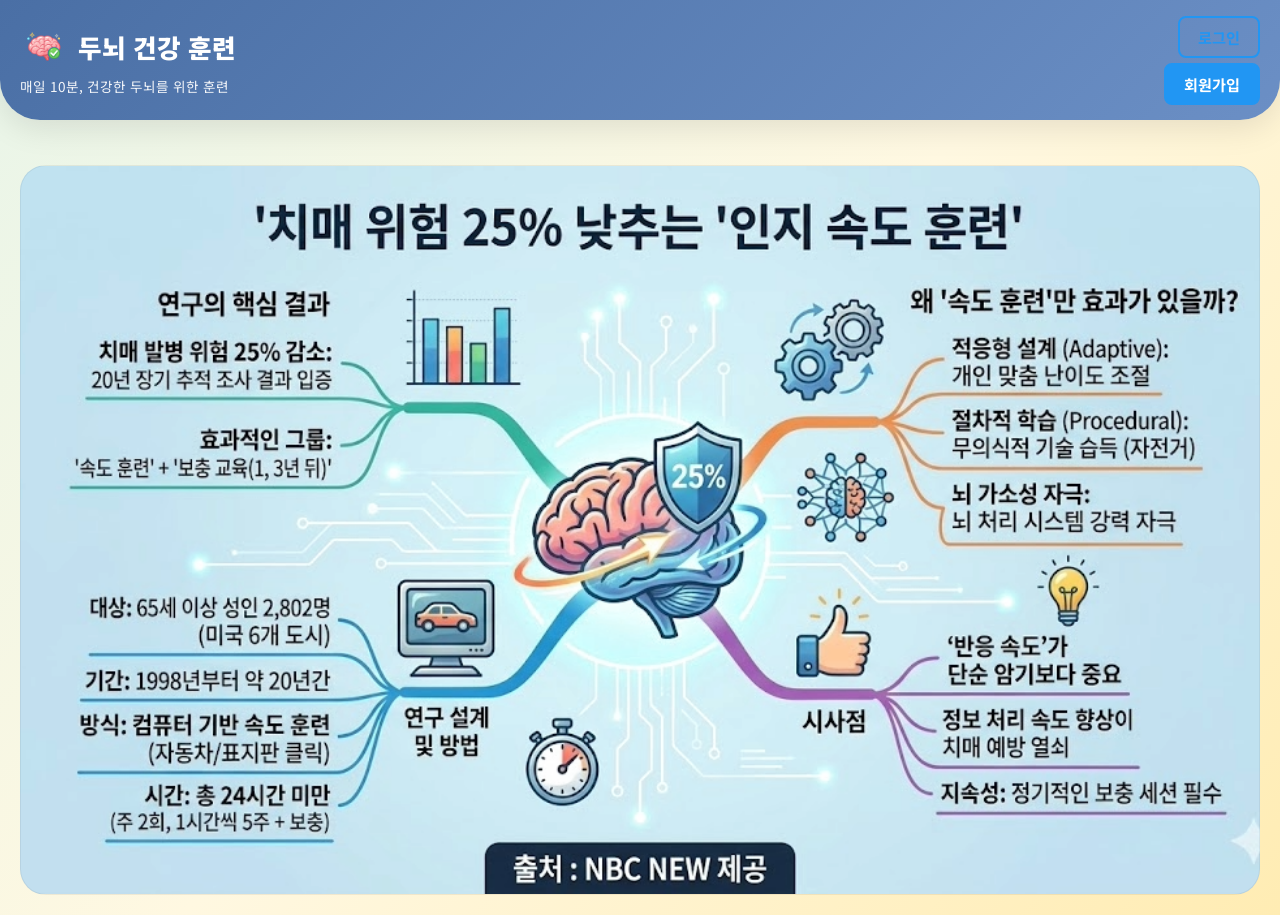
<file: public/index.html>
﻿<!DOCTYPE html>
<html lang="ko">
<head>
    <meta charset="UTF-8">
    <meta name="viewport" content="width=device-width, initial-scale=1.0">
    <title>굿실버 건강한 두뇌훈련</title>
    <link rel="stylesheet" href="styles/app.css?v=1558f91">
    <script>
        // 캐시(특히 index.html)로 인해 최신 스크립트/스타일이 반영되지 않는 문제 방지용
        (function () {
            var v = "1558f79";
            try {
                var url = new URL(window.location.href);
                if (url.searchParams.get("v") !== v) {
                    url.searchParams.set("v", v);
                    window.location.replace(url.toString());
                }
            } catch (e) { /* ignore */ }
        })();
    </script>
</head>
<body>
    <!-- 폭죽 효과 컨테이너 -->
    <div class="confetti-container" id="confettiContainer"></div>
    
    <!-- 축하 오버레이 -->
    <div class="celebration-overlay" id="celebrationOverlay">
        <div class="celebration-emoji">🎉</div>
    </div>
    
    <!-- 배지 모달 -->
    <div class="badge-modal" id="badgeModal">
        <div class="badge-modal-content">
            <button class="badge-close-btn" onclick="closeBadgeModal()">✕</button>
            <div class="badge-modal-header">
                <h2>🏆 나의 배지 컬렉션</h2>
                <span class="badge-count" id="badgeCountDisplay">0 / 20</span>
            </div>
            <div class="badge-grid" id="badgeGrid">
                <!-- 배지가 여기에 표시됨 -->
            </div>
        </div>
    </div>
    
    <!-- 새 배지 획득 알림 -->
    <div class="badge-unlock-overlay" id="badgeUnlockOverlay">
        <div class="badge-unlock-card">
            <div class="badge-unlock-title">🎊 새 배지 획득! 🎊</div>
            <div class="badge-unlock-icon" id="unlockBadgeIcon">🏆</div>
            <div class="badge-unlock-name" id="unlockBadgeName">배지 이름</div>
            <div class="badge-unlock-desc" id="unlockBadgeDesc">배지 설명</div>
            <button class="badge-unlock-close" onclick="closeBadgeUnlock()">확인</button>
        </div>
    </div>
    
    <!-- 난이도 선택 모달 -->
    <div class="difficulty-modal" id="difficultyModal">
        <div class="difficulty-modal-content">
            <h3>⚙️ 난이도 설정</h3>
            <p>원하시는 난이도를 선택하세요</p>
            
            <div class="difficulty-options">
                <div class="difficulty-option very-easy" onclick="selectDifficulty('very_easy', this)" data-diff="very_easy">
                    <div class="diff-info">
                        <div class="diff-name">매우 쉬움</div>
                        <div class="diff-desc">천천히 여유롭게 즐기기</div>
                    </div>
                    <div class="diff-stars">⭐</div>
                </div>
                <div class="difficulty-option easy" onclick="selectDifficulty('easy', this)" data-diff="easy">
                    <div class="diff-info">
                        <div class="diff-name">쉬움</div>
                        <div class="diff-desc">가볍게 두뇌 운동하기</div>
                    </div>
                    <div class="diff-stars">⭐⭐</div>
                </div>
                <div class="difficulty-option normal" onclick="selectDifficulty('normal', this)" data-diff="normal">
                    <div class="diff-info">
                        <div class="diff-name">보통</div>
                        <div class="diff-desc">적당한 도전으로 훈련하기</div>
                    </div>
                    <div class="diff-stars">⭐⭐⭐</div>
                </div>
                <div class="difficulty-option hard" onclick="selectDifficulty('hard', this)" data-diff="hard">
                    <div class="diff-info">
                        <div class="diff-name">어려움</div>
                        <div class="diff-desc">집중력이 필요해요</div>
                    </div>
                    <div class="diff-stars">⭐⭐⭐⭐</div>
                </div>
                <div class="difficulty-option very-hard" onclick="selectDifficulty('very_hard', this)" data-diff="very_hard">
                    <div class="diff-info">
                        <div class="diff-name">매우 어려움</div>
                        <div class="diff-desc">최고 수준의 두뇌 훈련!</div>
                    </div>
                    <div class="diff-stars">⭐⭐⭐⭐⭐</div>
                </div>
            </div>
            
            <div class="difficulty-modal-btns">
                <button class="btn btn-back" onclick="closeDifficultyModal()">취소</button>
                <button class="btn btn-primary" onclick="applyDifficulty()">적용하기</button>
            </div>
        </div>
    </div>
    
    <!-- 그래프 모달 -->
    <div class="graph-modal" id="graphModal">
        <div class="graph-container">
            <div class="graph-header">
                <div class="graph-header-top">
                    <h2 class="graph-header-heading">📊 <span id="graphUserName">사용자</span>님의 훈련 기록</h2>
                    <button type="button" class="close-graph-btn" onclick="closeStatsGraph()">✕ 닫기</button>
                </div>
                <div class="graph-report-strip">
                    <button type="button" class="graph-header-report-btn" onclick="showGraphTab('report')" title="훈련 리포트 보기">훈련 리포트</button>
                </div>
            </div>
            
            <div class="graph-tabs">
                <button type="button" class="graph-tab active" data-tab="score" onclick="showGraphTab('score')">점수 추이</button>
                <button type="button" class="graph-tab" data-tab="accuracy" onclick="showGraphTab('accuracy')">정확도</button>
                <button type="button" class="graph-tab" data-tab="games" onclick="showGraphTab('games')">게임별 통계</button>
                <button type="button" class="graph-tab" data-tab="history" onclick="showGraphTab('history')">기록 목록</button>
            </div>
            
            <!-- 점수 추이 그래프 -->
            <div id="scoreGraph" class="chart-area">
                <div class="chart-title">📈 최근 7일간 점수 변화</div>
                <div class="bar-chart" id="scoreBarChart"></div>
            </div>
            
            <!-- 정확도 그래프 -->
            <div id="accuracyGraph" class="chart-area" style="display:none;">
                <div class="chart-title">🎯 최근 7일간 정확도 (%)</div>
                <div class="bar-chart" id="accuracyBarChart"></div>
            </div>
            
            <!-- 게임별 통계 -->
            <div id="gamesGraph" class="chart-area" style="display:none;">
                <div class="chart-title">🎮 게임별 플레이 횟수</div>
                <div class="bar-chart" id="gamesBarChart"></div>
                <div class="game-detail-select">
                    <label>📋 게임 상세 기록: </label>
                    <select id="gameDetailSelect" onchange="showGameDetailHistory()">
                        <option value="">-- 게임 선택 --</option>
                    </select>
                </div>
                <div id="gameDetailHistory" class="game-detail-history"></div>
            </div>
            
            <!-- 기록 목록 -->
            <div id="historyList" class="chart-area" style="display:none;">
                <div class="chart-title">📋 전체 기록</div>
                <div class="history-list" id="historyListContent"></div>
            </div>
            
            <!-- 훈련 리포트 -->
            <div id="reportGraph" class="chart-area training-report-area" style="display:none;">
                <div class="report-toolbar report-no-print">
                    <button type="button" class="btn btn-primary" onclick="printTrainingReport()">🖨️ 리포트 인쇄</button>
                    <span class="report-toolbar-hint">인쇄 시 아래 내용만 출력됩니다.</span>
                </div>
                <div id="trainingReportPrint" class="training-report-sheet">
                    <div id="trainingReportBody"></div>
                </div>
            </div>
            
            <!-- 요약 통계 -->
            <div class="stats-summary">
                <div class="summary-card">
                    <div class="summary-value" id="totalDays">0</div>
                    <div class="summary-label">총 훈련 일수</div>
                </div>
                <div class="summary-card">
                    <div class="summary-value" id="totalGamesPlayed">0</div>
                    <div class="summary-label">총 게임 횟수</div>
                </div>
                <div class="summary-card">
                    <div class="summary-value" id="avgScore">0</div>
                    <div class="summary-label">평균 점수</div>
                </div>
                <div class="summary-card">
                    <div class="summary-value" id="avgAccuracy">0%</div>
                    <div class="summary-label">평균 정확도</div>
                </div>
            </div>
        </div>
    </div>
    
    <header>
        <div class="header-left header-home-link" onclick="goMainMenuFromHeader()" title="메인 화면으로 이동">
            <h1><img src="assets/logo.png" alt="굿실버" class="header-logo"> 두뇌 건강 훈련</h1>
            <p>매일 10분, 건강한 두뇌를 위한 훈련</p>
        </div>
        
        <!-- 사용자 배지 + 훈련 리포트 (헤더 가로 중앙) -->
        <div class="header-center" id="headerCenter">
            <div class="header-user-badge" id="headerUserBadge" style="display:none;">
                <span id="userGenderIcon">👤</span>
                <span><strong id="userNameDisplay">사용자</strong>님</span>
                <span class="difficulty-badge clickable" id="difficultyBadge" onclick="showDifficultyModal()" title="클릭하여 난이도 변경">보통 ▼</span>
                <button type="button" class="header-badge-btn" onclick="showBadgeModal()">🏆 배지</button>
                <button type="button" class="header-badge-btn header-report-btn" onclick="showStatsGraph()" title="훈련 리포트 보기">📊 리포트</button>
                <button type="button" class="header-badge-btn home" onclick="goHome()">🏠 홈</button>
            </div>
        </div>
        
        <!-- 우측 영역: 로그인/회원가입 버튼 -->
        <div class="header-right" id="headerAuthBtns">
            <button class="header-auth-btn" onclick="openAuthModal('login')">로그인</button>
            <button class="header-auth-btn primary" onclick="openAuthModal('register')">회원가입</button>
        </div>
    </header>
    
    <div class="container">
        <!-- 첫 화면: 배경 이미지만 표시 -->
        <div id="welcomeScreen" class="welcome-screen"></div>

        <!-- 인증 화면: 로그인 / 회원가입 -->
        <div id="authScreen" class="auth-screen hidden">
            <div class="welcome-card">
                <!-- 뒤로가기 -->
                <button class="auth-back-btn" onclick="goBackToWelcome()">← 돌아가기</button>

                <!-- 탭 전환 -->
                <div class="auth-tabs">
                    <button class="auth-tab active" id="loginTab" onclick="switchAuthTab('login')">로그인</button>
                    <button class="auth-tab" id="registerTab" onclick="switchAuthTab('register')">회원가입</button>
                </div>

                <!-- 로그인 패널 -->
                <div class="auth-panel" id="loginPanel">
                    <!-- 개인 / 기관 탭 -->
                    <div class="account-type-strip" id="accountTypeStrip" aria-label="가입자 유형 선택">
                        <button class="account-type-btn active" data-type="personal" onclick="setAccountType('personal')">
                            <span class="account-type-icon" aria-hidden="true">
                                <svg viewBox="0 0 24 24" fill="none" stroke="currentColor" stroke-width="2" stroke-linecap="round" stroke-linejoin="round">
                                    <circle cx="12" cy="7" r="4"></circle>
                                    <path d="M20 21a8 8 0 0 0-16 0"></path>
                                </svg>
                            </span>
                            <span class="account-type-label">개인</span>
                        </button>
                        <button class="account-type-btn" data-type="institution" onclick="setAccountType('institution')">
                            <span class="account-type-icon" aria-hidden="true">
                                <svg viewBox="0 0 24 24" fill="none" stroke="currentColor" stroke-width="2" stroke-linecap="round" stroke-linejoin="round">
                                    <path d="M3 21h18"></path>
                                    <path d="M6 21V8a2 2 0 0 1 2-2h8a2 2 0 0 1 2 2v13"></path>
                                    <path d="M10 10h4"></path>
                                    <path d="M10 14h4"></path>
                                    <path d="M10 18h4"></path>
                                </svg>
                            </span>
                            <span class="account-type-label">기관</span>
                        </button>
                    </div>

                    <!-- 이름 / 나이 검색 -->
                    <div class="login-search-box" id="loginSearchBox" style="display:none;">
                        <div class="login-search-fields">
                            <div class="login-field-group">
                                <label class="login-field-label">이름</label>
                                <input type="text" id="loginSearchName" placeholder="이름을 입력하세요" maxlength="10"
                                    onkeydown="if(event.key==='Enter')doLoginSearch()">
                            </div>
                            <div class="login-field-group">
                                <label class="login-field-label">나이</label>
                                <input type="text" id="loginSearchAge" placeholder="숫자 입력 (예: 72)"
                                    inputmode="numeric" pattern="[0-9]*" maxlength="3"
                                    oninput="this.value=this.value.replace(/[^0-9]/,'')"
                                    onkeydown="if(event.key==='Enter')doLoginSearch()">
                            </div>
                        </div>
                        <button class="login-search-btn" onclick="doLoginSearch()">검색</button>
                        <div id="loginSearchResult" style="display:none;">
                            <div class="existing-users" id="existingUsersList"></div>
                            <p id="loginNoResult" style="display:none;color:#888;font-size:0.9rem;margin-top:12px;">검색 결과가 없습니다.</p>
                        </div>
                    </div>

                    <!-- 숨겨진 더미 (JS 하위호환) -->
                    <div id="existingUsersSection" style="display:none;"></div>
                    <button id="enterBtn" style="display:none;" onclick="enterWithSelectedUser()"></button>

                    <p class="auth-switch-hint">계정이 없으신가요? <span onclick="switchAuthTab('register')">회원가입</span></p>
                </div>

                <!-- 회원가입 패널 -->
                <div class="auth-panel" id="registerPanel" style="display:none;">
                    <div class="new-user-form" id="newUserForm" style="display:block;">
                        <div class="form-group">
                            <label>이름</label>
                            <input type="text" id="userName" maxlength="10" placeholder="이름을 입력하세요" style="text-align:center;">
                        </div>
                        <div class="form-group">
                            <label>나이</label>
                            <input type="number" id="userAge" min="1" max="120" inputmode="numeric" placeholder="나이를 입력하세요" style="text-align:center;">
                        </div>
                        <div class="form-group">
                            <label>성별</label>
                            <div class="gender-options">
                                <button class="gender-btn" onclick="selectGender('male', this)">
                                    <span class="gender-icon" aria-hidden="true">
                                        <svg viewBox="0 0 24 24" fill="none" stroke="currentColor" stroke-width="2" stroke-linecap="round" stroke-linejoin="round">
                                            <path d="M14 3h7v7"></path>
                                            <path d="M21 3l-7 7"></path>
                                            <circle cx="10" cy="14" r="6"></circle>
                                        </svg>
                                    </span>
                                    남성
                                </button>
                                <button class="gender-btn" onclick="selectGender('female', this)">
                                    <span class="gender-icon" aria-hidden="true">
                                        <svg viewBox="0 0 24 24" fill="none" stroke="currentColor" stroke-width="2" stroke-linecap="round" stroke-linejoin="round">
                                            <circle cx="12" cy="9" r="6"></circle>
                                            <path d="M12 15v7"></path>
                                            <path d="M9 19h6"></path>
                                        </svg>
                                    </span>
                                    여성
                                </button>
                            </div>
                        </div>
                        <div class="form-group">
                            <label>⚙️ 난이도 (나이 자동 설정)</label>
                            <p id="difficultyAutoHint" style="font-size:0.9rem;color:#666;margin-bottom:10px;">나이를 입력하면 난이도가 자동으로 적용됩니다.</p>
                            <select id="difficultySelect" class="difficulty-select" onchange="selectRegDifficulty(this.value)" disabled>
                                <option value="normal">⭐⭐⭐ 보통 (기본)</option>
                                <option value="very_easy">⭐ 매우 쉬움</option>
                                <option value="easy">⭐⭐ 쉬움</option>
                                <option value="hard">⭐⭐⭐⭐ 어려움</option>
                                <option value="very_hard">⭐⭐⭐⭐⭐ 매우 어려움</option>
                            </select>
                        </div>
                        <button class="start-btn" id="registerBtn" onclick="registerNewUser()" disabled>등록하고 시작하기 →</button>
                        <p class="auth-switch-hint">이미 계정이 있으신가요? <span onclick="switchAuthTab('login')">로그인</span></p>
                    </div>
                </div>
            </div>
        </div>
        
        <!-- 메인 콘텐츠 -->
        <div id="mainContent" class="hidden">
            <!-- 메인 메뉴 (게임 카테고리 4개) -->
            <div id="mainMenu" class="main-menu-wrapper">
                <!-- 카테고리 바로가기(상단 고정) -->
                <div class="category-nav" id="categoryNav">
                    <button class="cat-btn active" data-cat="all" onclick="filterMenuCategory('all')">전체보기</button>
                    <button class="cat-btn" data-cat="memory" style="--cat-color:#4CAF50" onclick="filterMenuCategory('memory')">
                        기억력 훈련
                    </button>
                    <button class="cat-btn" data-cat="calcLang" style="--cat-color:#2196F3" onclick="filterMenuCategory('calcLang')">
                        계산/언어 훈련
                    </button>
                    <button class="cat-btn" data-cat="focusReaction" style="--cat-color:#FF9800" onclick="filterMenuCategory('focusReaction')">
                        집중/반응 훈련
                    </button>
                    <button class="cat-btn" data-cat="spatial" style="--cat-color:#9C27B0" onclick="filterMenuCategory('spatial')">
                        공간/지각 훈련
                    </button>
                    <button class="recommend-btn" onclick="openTodayRecommendations()">
                        ⭐ 오늘의 추천 훈련
                    </button>
                </div>
                
                <!-- 1) 기억력 훈련 -->
                <section class="menu-category" id="cat-memory" data-cat="memory" style="--cat-color:#4CAF50">
                    <div class="menu-category-header">
                        <h3 class="menu-category-title">기억력 훈련 <span class="menu-category-subtitle">(매일 기억력 쑥쑥)</span></h3>
                    </div>
                    <div class="main-menu category-grid">
                        <div class="menu-card" onclick="startGame('match')" style="padding:0;overflow:hidden;">
                            <img src="assets/card_match.png" alt="카드 짝 맞추기" style="width:100%;height:100%;object-fit:cover;border-radius:20px;">
                        </div>
                        <div class="menu-card" onclick="startGame('sequence')" style="padding:0;overflow:hidden;">
                            <img src="assets/game-icons/game_a1.png" alt="숫자 기억하기" style="width:100%;height:100%;object-fit:cover;border-radius:20px;">
                        </div>
                        <div class="menu-card" onclick="startGame('pattern')" style="padding:0;overflow:hidden;">
                            <img src="assets/game-icons/game_a2.png" alt="창문 기억" style="width:100%;height:100%;object-fit:cover;border-radius:20px;">
                        </div>
                        <div class="menu-card" onclick="startGame('melody')" style="padding:0;overflow:hidden;">
                            <img src="assets/game-icons/game_a3.png" alt="멜로디 기억" style="width:100%;height:100%;object-fit:cover;border-radius:20px;">
                        </div>
                        <div class="menu-card" onclick="startGame('palace')" style="padding:0;overflow:hidden;">
                            <img src="assets/game-icons/game_a4.png" alt="기억의 방" style="width:100%;height:100%;object-fit:cover;border-radius:20px;">
                        </div>
                        <div class="menu-card" onclick="startGame('treasure')" style="padding:0;overflow:hidden;">
                            <img src="assets/game-icons/game_a5.png" alt="보물 찾기" style="width:100%;height:100%;object-fit:cover;border-radius:20px;">
                        </div>
                    </div>
                </section>
                
                <!-- 2) 계산/언어 훈련 -->
                <section class="menu-category" id="cat-calcLang" data-cat="calcLang" style="--cat-color:#2196F3">
                    <div class="menu-category-header">
                        <h3 class="menu-category-title">계산/언어 훈련 <span class="menu-category-subtitle">(똑똑한 생활력 향상)</span></h3>
                    </div>
                    <div class="main-menu category-grid">
                        <div class="menu-card" onclick="startGame('calc')" style="padding:0;overflow:hidden;">
                            <img src="assets/game-icons/game_b1.png" alt="시장 계산" style="width:100%;height:100%;object-fit:cover;border-radius:20px;">
                        </div>
                        <div class="menu-card" onclick="startGame('counting')" style="padding:0;overflow:hidden;">
                            <img src="assets/game-icons/game_b2.png" alt="장바구니 세기" style="width:100%;height:100%;object-fit:cover;border-radius:20px;">
                        </div>
                        <div class="menu-card" onclick="startGame('word')" style="padding:0;overflow:hidden;">
                            <img src="assets/game-icons/game_b3.png" alt="낱말 퍼즐" style="width:100%;height:100%;object-fit:cover;border-radius:20px;">
                        </div>
                        <div class="menu-card" onclick="startGame('reverse')" style="padding:0;overflow:hidden;">
                            <img src="assets/game-icons/game_b4.png" alt="거울 놀이" style="width:100%;height:100%;object-fit:cover;border-radius:20px;">
                        </div>
                        <div class="menu-card" onclick="startGame('story')" style="padding:0;overflow:hidden;">
                            <img src="assets/game-icons/game_b5.png" alt="이야기 순서" style="width:100%;height:100%;object-fit:cover;border-radius:20px;">
                        </div>
                        <div class="menu-card" onclick="startGame('category')" style="padding:0;overflow:hidden;">
                            <img src="assets/game-icons/game_b6.png" alt="분류하기" style="width:100%;height:100%;object-fit:cover;border-radius:20px;">
                        </div>
                    </div>
                </section>
                
                <!-- 3) 집중/반응 훈련 -->
                <section class="menu-category" id="cat-focusReaction" data-cat="focusReaction" style="--cat-color:#FF9800">
                    <div class="menu-category-header">
                        <h3 class="menu-category-title">집중/반응 훈련 <span class="menu-category-subtitle">(초롱초롱 집중력 향상)</span></h3>
                    </div>
                    <div class="main-menu category-grid">
                        <div class="menu-card" onclick="startGame('reaction')" style="padding:0;overflow:hidden;">
                            <img src="assets/game-icons/game_c1.png" alt="신호등 게임" style="width:100%;height:100%;object-fit:cover;border-radius:20px;">
                        </div>
                        <div class="menu-card" onclick="startGame('findDiff')" style="padding:0;overflow:hidden;">
                            <img src="assets/game-icons/game_c2.png" alt="다른 것 찾기" style="width:100%;height:100%;object-fit:cover;border-radius:20px;">
                        </div>
                        <div class="menu-card" onclick="startGame('timing')" style="padding:0;overflow:hidden;">
                            <img src="assets/game-icons/game_c3.png" alt="알람 맞추기" style="width:100%;height:100%;object-fit:cover;border-radius:20px;">
                        </div>
                        <div class="menu-card" onclick="startGame('focus')" style="padding:0;overflow:hidden;">
                            <img src="assets/game-icons/game_c4.png" alt="집중 타겟" style="width:100%;height:100%;object-fit:cover;border-radius:20px;">
                        </div>
                        <div class="menu-card" onclick="startGame('chain')" style="padding:0;overflow:hidden;">
                            <img src="assets/game-icons/game_c5.png" alt="숫자순서 찾기" style="width:100%;height:100%;object-fit:cover;border-radius:20px;">
                        </div>
                        <div class="menu-card" onclick="startGame('color')" style="padding:0;overflow:hidden;">
                            <img src="assets/game-icons/game_c6.png" alt="무지개 색깔" style="width:100%;height:100%;object-fit:cover;border-radius:20px;">
                        </div>
                    </div>
                </section>
                
                <!-- 4) 공간/지각 훈련 -->
                <section class="menu-category" id="cat-spatial" data-cat="spatial" style="--cat-color:#9C27B0">
                    <div class="menu-category-header">
                        <h3 class="menu-category-title">공간/지각 훈련 <span class="menu-category-subtitle">(두뇌회전 논리력 향상)</span></h3>
                    </div>
                    <div class="main-menu category-grid">
                        <div class="menu-card" onclick="startGame('direction')" style="padding:0;overflow:hidden;">
                            <img src="assets/game-icons/game_d1.png" alt="길 찾기" style="width:100%;height:100%;object-fit:cover;border-radius:20px;">
                        </div>
                        <div class="menu-card" onclick="startGame('maze')" style="padding:0;overflow:hidden;">
                            <img src="assets/game-icons/game_d2.png" alt="미로 탈출" style="width:100%;height:100%;object-fit:cover;border-radius:20px;">
                        </div>
                        <div class="menu-card" onclick="startGame('rotate')" style="padding:0;overflow:hidden;">
                            <img src="assets/game-icons/game_d4.png" alt="도형 회전" style="width:100%;height:100%;object-fit:cover;border-radius:20px;">
                        </div>
                        <div class="menu-card" onclick="startGame('shadow')" style="padding:0;overflow:hidden;">
                            <img src="assets/game-icons/game_d5.png" alt="그림자 매칭" style="width:100%;height:100%;object-fit:cover;border-radius:20px;">
                        </div>
                        <div class="menu-card" onclick="startGame('sorting')" style="padding:0;overflow:hidden;">
                            <img src="assets/game-icons/game_d6.png" alt="계단 오르기" style="width:100%;height:100%;object-fit:cover;border-radius:20px;">
                        </div>
                        <div class="menu-card" onclick="startGame('pairing')" style="padding:0;overflow:hidden;">
                            <img src="assets/game-icons/game_d7.png" alt="짝 연결하기" style="width:100%;height:100%;object-fit:cover;border-radius:20px;">
                        </div>
                    </div>
                </section>
            </div>
            
            <div class="today-stats">
                <h3>📊 오늘의 훈련 기록</h3>
                <div class="stats-grid">
                    <div class="stat-item">
                        <div class="stat-value" id="gamesPlayed">0</div>
                        <div class="stat-label">게임 횟수</div>
                    </div>
                    <div class="stat-item">
                        <div class="stat-value" id="correctAnswers">0</div>
                        <div class="stat-label">정답 수</div>
                    </div>
                    <div class="stat-item">
                        <div class="stat-value" id="accuracy">0%</div>
                        <div class="stat-label">정확도</div>
                    </div>
                    <div class="stat-item">
                        <div class="stat-value" id="trainTime">0분</div>
                        <div class="stat-label">훈련 시간</div>
                    </div>
                </div>
            </div>
        </div>
        
        <!-- 게임 화면들 -->
        <!-- 0. 동물/식물 짝맞추기 -->
        <div id="matchGame" class="game-screen">
            <div class="game-header">
                <h2>🐾🌿 짝 맞추기</h2>
                <div class="game-info">
                    <span>레벨: <strong id="matchLevel">1</strong></span>
                    <span>시도: <strong id="matchTries">0</strong></span>
                    <span>맞춤: <strong id="matchMatches">0</strong></span>
                    <span>점수: <strong id="matchScore">0</strong></span>
                </div>
            </div>
            <div class="level-display" id="matchLevelDisplay"></div>
            <div class="game-difficulty-selector">
                <span class="game-diff-label">⚙️ 난이도:</span>
                <div class="game-diff-btns">
                    <button class="game-diff-btn very-easy" onclick="changeGameDifficulty('very_easy')">⭐ 매우쉬움</button>
                    <button class="game-diff-btn easy" onclick="changeGameDifficulty('easy')">⭐⭐ 쉬움</button>
                    <button class="game-diff-btn normal" onclick="changeGameDifficulty('normal')">⭐⭐⭐ 보통</button>
                    <button class="game-diff-btn hard" onclick="changeGameDifficulty('hard')">⭐⭐⭐⭐ 어려움</button>
                    <button class="game-diff-btn very-hard" onclick="changeGameDifficulty('very_hard')">⭐⭐⭐⭐⭐ 매우어려움</button>
                </div>
            </div>
            <button class="tts-btn" onclick="speakGameGuide('match')">
                <span class="tts-icon">🔊</span> 설명 듣기
            </button>
            <div class="match-game-container">
                <div class="stage-buttons" id="stageButtons">
                    <button class="stage-btn animal active" type="button" onclick="selectMatchStage('animal')">🐾 동물</button>
                    <button class="stage-btn plant" type="button" onclick="selectMatchStage('plant')">🌿 식물</button>
                    <button class="stage-btn mixed" type="button" onclick="selectMatchStage('mixed')">🎨 혼합</button>
                </div>
                <div class="match-grid" id="matchGrid"></div>
                <button class="btn btn-primary" id="matchStartBtn" onclick="startMatchGame()" style="margin-top:15px;">게임 시작</button>
            </div>
            <div class="btn-group">
                <button class="btn btn-secondary" onclick="initMatchGame()">다시</button>
            </div>
        </div>
        
        <!-- 1. 숫자 순서 -->
        <div id="sequenceGame" class="game-screen">
            <div class="game-header">
                <h2>🔢 숫자 기억하기</h2>
                <div class="game-info">
                    <span>점수: <strong id="seqScore">0</strong></span>
                </div>
            </div>
            <div class="level-display" id="sequenceLevelDisplay"></div>
            <div class="game-difficulty-selector">
                <span class="game-diff-label">⚙️ 난이도:</span>
                <div class="game-diff-btns">
                    <button class="game-diff-btn very-easy" onclick="changeGameDifficulty('very_easy')">⭐ 매우쉬움</button>
                    <button class="game-diff-btn easy" onclick="changeGameDifficulty('easy')">⭐⭐ 쉬움</button>
                    <button class="game-diff-btn normal" onclick="changeGameDifficulty('normal')">⭐⭐⭐ 보통</button>
                    <button class="game-diff-btn hard" onclick="changeGameDifficulty('hard')">⭐⭐⭐⭐ 어려움</button>
                    <button class="game-diff-btn very-hard" onclick="changeGameDifficulty('very_hard')">⭐⭐⭐⭐⭐ 매우어려움</button>
                </div>
            </div>
            <button class="tts-btn" onclick="speakGameGuide('sequence')">
                <span class="tts-icon">🔊</span> 설명 듣기
            </button>
            <button class="tts-btn" onclick="speakSequenceNumbers()" style="background: linear-gradient(135deg, #FFE0B2, #FFCC80); border-color: #FF9800; color: #E65100;">
                <span class="tts-icon">📢</span> 숫자 읽기
            </button>
            <div class="timer-bar"><div class="timer-fill" id="seqTimer"></div></div>
            <div class="game-display" id="seqDisplay">시작을 눌러주세요!</div>
            <div class="user-input-display" id="userInput"></div>
            <span class="input-hint" id="seqInputHint" style="display:none;">잘못 눌렀다면 빨간색 🗑️지우기 버튼을 누르세요!</span>
            <div class="num-pad" id="numPad">
                <button class="num-btn" onclick="inputNumber(1)">1</button>
                <button class="num-btn" onclick="inputNumber(2)">2</button>
                <button class="num-btn" onclick="inputNumber(3)">3</button>
                <button class="num-btn" onclick="inputNumber(4)">4</button>
                <button class="num-btn" onclick="inputNumber(5)">5</button>
                <button class="num-btn" onclick="inputNumber(6)">6</button>
                <button class="num-btn" onclick="inputNumber(7)">7</button>
                <button class="num-btn" onclick="inputNumber(8)">8</button>
                <button class="num-btn" onclick="inputNumber(9)">9</button>
                <button class="num-btn" onclick="inputNumber(0)">0</button>
                <button class="num-btn clear-btn" onclick="clearInput()">🗑️<br><span style="font-size:0.6em;">지우기</span></button>
                <button class="num-btn submit-btn" onclick="submitSequence()">✓<br><span style="font-size:0.6em;">확인</span></button>
            </div>
            <div id="seqResult" class="result-message" style="display:none;"></div>
            <div class="btn-group">
                <button class="btn btn-primary" id="seqStartBtn" onclick="startSequence()">시작</button>
            </div>
        </div>
        
        <!-- 3. 암산 -->
        <div id="calcGame" class="game-screen">
            <div class="game-header">
                <h2>➕ 암산 훈련</h2>
                <div class="game-info">
                    <span>문제: <strong id="calcQuestion">0</strong>/10</span>
                    <span>점수: <strong id="calcScore">0</strong></span>
                </div>
            </div>
            <div class="level-display" id="calcLevelDisplay"></div>
            <div class="game-difficulty-selector">
                <span class="game-diff-label">⚙️ 난이도:</span>
                <div class="game-diff-btns">
                    <button class="game-diff-btn very-easy" onclick="changeGameDifficulty('very_easy')">⭐ 매우쉬움</button>
                    <button class="game-diff-btn easy" onclick="changeGameDifficulty('easy')">⭐⭐ 쉬움</button>
                    <button class="game-diff-btn normal" onclick="changeGameDifficulty('normal')">⭐⭐⭐ 보통</button>
                    <button class="game-diff-btn hard" onclick="changeGameDifficulty('hard')">⭐⭐⭐⭐ 어려움</button>
                    <button class="game-diff-btn very-hard" onclick="changeGameDifficulty('very_hard')">⭐⭐⭐⭐⭐ 매우어려움</button>
                </div>
            </div>
            <button class="tts-btn" onclick="speakGameGuide('calc')">
                <span class="tts-icon">🔊</span> 설명 듣기
            </button>
            <button class="tts-btn" onclick="speakCalcProblem()" style="background: linear-gradient(135deg, #FFE0B2, #FFCC80); border-color: #FF9800; color: #E65100;">
                <span class="tts-icon">📢</span> 문제 읽기
            </button>
            <div class="timer-bar"><div class="timer-fill" id="calcTimer"></div></div>
            <div class="game-display" id="calcProblem">시작을 눌러주세요!</div>
            <div class="calc-options" id="calcOptions"></div>
            <div id="calcResult" class="result-message" style="display:none;"></div>
            <div class="btn-group">
                <button class="btn btn-primary" id="calcStartBtn" onclick="startCalc()">시작</button>
            </div>
        </div>
        
        <!-- 4. 색상 맞추기 -->
        <div id="colorGame" class="game-screen">
            <div class="game-header">
                <h2>🎨 색상 맞추기</h2>
                <div class="game-info">
                    <span>문제: <strong id="colorQuestion">0</strong>/10</span>
                    <span>점수: <strong id="colorScore">0</strong></span>
                </div>
            </div>
            <div class="level-display" id="colorLevelDisplay"></div>
            <div class="game-difficulty-selector">
                <span class="game-diff-label">⚙️ 난이도:</span>
                <div class="game-diff-btns">
                    <button class="game-diff-btn very-easy" onclick="changeGameDifficulty('very_easy')">⭐ 매우쉬움</button>
                    <button class="game-diff-btn easy" onclick="changeGameDifficulty('easy')">⭐⭐ 쉬움</button>
                    <button class="game-diff-btn normal" onclick="changeGameDifficulty('normal')">⭐⭐⭐ 보통</button>
                    <button class="game-diff-btn hard" onclick="changeGameDifficulty('hard')">⭐⭐⭐⭐ 어려움</button>
                    <button class="game-diff-btn very-hard" onclick="changeGameDifficulty('very_hard')">⭐⭐⭐⭐⭐ 매우어려움</button>
                </div>
            </div>
            <button class="tts-btn" onclick="speakGameGuide('color')">
                <span class="tts-icon">🔊</span> 설명 듣기
            </button>
            <button class="tts-btn" onclick="speakColorProblem()" style="background: linear-gradient(135deg, #FFE0B2, #FFCC80); border-color: #FF9800; color: #E65100;">
                <span class="tts-icon">📢</span> 문제 읽기
            </button>
            <div class="timer-bar"><div class="timer-fill" id="colorTimer"></div></div>
            <p style="text-align:center;font-size:1.2rem;margin-bottom:10px;">글자의 <strong>색상</strong>을 선택하세요!</p>
            <div class="color-word" id="colorWord">준비</div>
            <div class="color-options" id="colorOptions">
                <button class="color-btn red" onclick="selectColor('red')">빨강</button>
                <button class="color-btn blue" onclick="selectColor('blue')">파랑</button>
                <button class="color-btn green" onclick="selectColor('green')">초록</button>
                <button class="color-btn yellow" onclick="selectColor('yellow')">노랑</button>
            </div>
            <div id="colorResult" class="result-message" style="display:none;"></div>
            <div class="btn-group">
                <button class="btn btn-primary" id="colorStartBtn" onclick="startColor()">시작</button>
            </div>
        </div>
        
        <!-- 5. 창문 기억 -->
        <div id="patternGame" class="game-screen">
            <div class="game-header">
                <h2>🪟 창문 기억하기</h2>
                <div class="game-info">
                    <span>레벨: <strong id="patternLevel">1</strong></span>
                    <span>점수: <strong id="patternScore">0</strong></span>
                </div>
            </div>
            <div class="level-display" id="patternLevelDisplay"></div>
            <div class="game-difficulty-selector">
                <span class="game-diff-label">⚙️ 난이도:</span>
                <div class="game-diff-btns">
                    <button class="game-diff-btn very-easy" onclick="changeGameDifficulty('very_easy')">⭐ 매우쉬움</button>
                    <button class="game-diff-btn easy" onclick="changeGameDifficulty('easy')">⭐⭐ 쉬움</button>
                    <button class="game-diff-btn normal" onclick="changeGameDifficulty('normal')">⭐⭐⭐ 보통</button>
                    <button class="game-diff-btn hard" onclick="changeGameDifficulty('hard')">⭐⭐⭐⭐ 어려움</button>
                    <button class="game-diff-btn very-hard" onclick="changeGameDifficulty('very_hard')">⭐⭐⭐⭐⭐ 매우어려움</button>
                </div>
            </div>
            <button class="tts-btn" onclick="speakGameGuide('pattern')">
                <span class="tts-icon">🔊</span> 설명 듣기
            </button>
            <p id="patternInstruction" style="text-align:center;font-size:1.2rem;margin-bottom:15px;">창문 위치를 기억하세요!</p>
            <div class="pattern-grid" id="patternGrid"></div>
            <div id="patternResult" class="result-message" style="display:none;"></div>
            <div class="btn-group">
                <button class="btn btn-primary" id="patternStartBtn" onclick="startPattern()">시작</button>
            </div>
        </div>
        
        <!-- 6. 반응 속도 -->
        <div id="reactionGame" class="game-screen">
            <div class="game-header">
                <h2>⚡ 반응 속도</h2>
                <div class="game-info">
                    <span>라운드: <strong id="reactionRound">0</strong>/5</span>
                    <span>평균: <strong id="reactionAvg">0</strong>ms</span>
                </div>
            </div>
            <div class="level-display" id="reactionLevelDisplay"></div>
            <div class="game-difficulty-selector">
                <span class="game-diff-label">⚙️ 난이도:</span>
                <div class="game-diff-btns">
                    <button class="game-diff-btn very-easy" onclick="changeGameDifficulty('very_easy')">⭐ 매우쉬움</button>
                    <button class="game-diff-btn easy" onclick="changeGameDifficulty('easy')">⭐⭐ 쉬움</button>
                    <button class="game-diff-btn normal" onclick="changeGameDifficulty('normal')">⭐⭐⭐ 보통</button>
                    <button class="game-diff-btn hard" onclick="changeGameDifficulty('hard')">⭐⭐⭐⭐ 어려움</button>
                    <button class="game-diff-btn very-hard" onclick="changeGameDifficulty('very_hard')">⭐⭐⭐⭐⭐ 매우어려움</button>
                </div>
            </div>
            <button class="tts-btn" onclick="speakGameGuide('reaction')">
                <span class="tts-icon">🔊</span> 설명 듣기
            </button>
            <div class="reaction-box waiting" id="reactionBox" onclick="reactionClick()">
                <span id="reactionText">클릭하여 시작</span>
            </div>
            <div id="reactionResult" class="result-message" style="display:none;"></div>
            <div class="btn-group">
                <button class="btn btn-primary" id="reactionStartBtn" onclick="startReaction()">시작</button>
            </div>
        </div>
        
        <!-- 7. 다른 것 찾기 -->
        <div id="findDiffGame" class="game-screen">
            <div class="game-header">
                <h2>🔍 다른 것 찾기</h2>
                <div class="game-info">
                    <span>문제: <strong id="findDiffQuestion">0</strong>/10</span>
                    <span>점수: <strong id="findDiffScore">0</strong></span>
                </div>
            </div>
            <div class="level-display" id="findDiffLevelDisplay"></div>
            <div class="game-difficulty-selector">
                <span class="game-diff-label">⚙️ 난이도:</span>
                <div class="game-diff-btns">
                    <button class="game-diff-btn very-easy" onclick="changeGameDifficulty('very_easy')">⭐ 매우쉬움</button>
                    <button class="game-diff-btn easy" onclick="changeGameDifficulty('easy')">⭐⭐ 쉬움</button>
                    <button class="game-diff-btn normal" onclick="changeGameDifficulty('normal')">⭐⭐⭐ 보통</button>
                    <button class="game-diff-btn hard" onclick="changeGameDifficulty('hard')">⭐⭐⭐⭐ 어려움</button>
                    <button class="game-diff-btn very-hard" onclick="changeGameDifficulty('very_hard')">⭐⭐⭐⭐⭐ 매우어려움</button>
                </div>
            </div>
            <button class="tts-btn" onclick="speakGameGuide('findDiff')">
                <span class="tts-icon">🔊</span> 설명 듣기
            </button>
            <div class="timer-bar"><div class="timer-fill" id="findDiffTimer"></div></div>
            <p style="text-align:center;font-size:1.2rem;margin-bottom:15px;">다른 하나를 찾으세요!</p>
            <div class="find-diff-grid" id="findDiffGrid"></div>
            <div id="findDiffResult" class="result-message" style="display:none;"></div>
            <div class="btn-group">
                <button class="btn btn-primary" id="findDiffStartBtn" onclick="startFindDiff()">시작</button>
            </div>
        </div>
        
        <!-- 8. 순서 정렬 -->
        <div id="sortingGame" class="game-screen">
            <div class="game-header">
                <h2>📊 순서 정렬</h2>
                <div class="game-info">
                    <span>레벨: <strong id="sortLevel">1</strong></span>
                    <span>점수: <strong id="sortScore">0</strong></span>
                </div>
            </div>
            <div class="level-display" id="sortingLevelDisplay"></div>
            <div class="game-difficulty-selector">
                <span class="game-diff-label">⚙️ 난이도:</span>
                <div class="game-diff-btns">
                    <button class="game-diff-btn very-easy" onclick="changeGameDifficulty('very_easy')">⭐ 매우쉬움</button>
                    <button class="game-diff-btn easy" onclick="changeGameDifficulty('easy')">⭐⭐ 쉬움</button>
                    <button class="game-diff-btn normal" onclick="changeGameDifficulty('normal')">⭐⭐⭐ 보통</button>
                    <button class="game-diff-btn hard" onclick="changeGameDifficulty('hard')">⭐⭐⭐⭐ 어려움</button>
                    <button class="game-diff-btn very-hard" onclick="changeGameDifficulty('very_hard')">⭐⭐⭐⭐⭐ 매우어려움</button>
                </div>
            </div>
            <button class="tts-btn" onclick="speakGameGuide('sorting')">
                <span class="tts-icon">🔊</span> 설명 듣기
            </button>
            <div class="timer-bar"><div class="timer-fill" id="sortTimer"></div></div>
            <p style="text-align:center;font-size:1.2rem;margin-bottom:15px;">1부터 순서대로 클릭하세요!</p>
            <div class="sort-grid" id="sortGrid"></div>
            <div id="sortResult" class="result-message" style="display:none;"></div>
            <div class="btn-group">
                <button class="btn btn-primary" id="sortStartBtn" onclick="startSorting()">시작</button>
            </div>
        </div>
        
        <!-- 9. 방향 맞추기 -->
        <div id="directionGame" class="game-screen">
            <div class="game-header">
                <h2>🧭 방향 맞추기</h2>
                <div class="game-info">
                    <span>문제: <strong id="dirQuestion">0</strong>/10</span>
                    <span>점수: <strong id="dirScore">0</strong></span>
                </div>
            </div>
            <div class="level-display" id="directionLevelDisplay"></div>
            <div class="game-difficulty-selector">
                <span class="game-diff-label">⚙️ 난이도:</span>
                <div class="game-diff-btns">
                    <button class="game-diff-btn very-easy" onclick="changeGameDifficulty('very_easy')">⭐ 매우쉬움</button>
                    <button class="game-diff-btn easy" onclick="changeGameDifficulty('easy')">⭐⭐ 쉬움</button>
                    <button class="game-diff-btn normal" onclick="changeGameDifficulty('normal')">⭐⭐⭐ 보통</button>
                    <button class="game-diff-btn hard" onclick="changeGameDifficulty('hard')">⭐⭐⭐⭐ 어려움</button>
                    <button class="game-diff-btn very-hard" onclick="changeGameDifficulty('very_hard')">⭐⭐⭐⭐⭐ 매우어려움</button>
                </div>
            </div>
            <button class="tts-btn" onclick="speakGameGuide('direction')">
                <span class="tts-icon">🔊</span> 설명 듣기
            </button>
            <div class="timer-bar"><div class="timer-fill" id="dirTimer"></div></div>
            <div class="arrow-display" id="arrowDisplay">🎯</div>
            <div class="direction-btns">
                <div class="dir-btn empty"></div>
                <button class="dir-btn" onclick="selectDirection('up')">⬆️</button>
                <div class="dir-btn empty"></div>
                <button class="dir-btn" onclick="selectDirection('left')">⬅️</button>
                <div class="dir-btn empty"></div>
                <button class="dir-btn" onclick="selectDirection('right')">➡️</button>
                <div class="dir-btn empty"></div>
                <button class="dir-btn" onclick="selectDirection('down')">⬇️</button>
                <div class="dir-btn empty"></div>
            </div>
            <div id="dirResult" class="result-message" style="display:none;"></div>
            <div class="btn-group">
                <button class="btn btn-primary" id="dirStartBtn" onclick="startDirection()">시작</button>
            </div>
        </div>
        
        <!-- 10. 단어 완성 -->
        <div id="wordGame" class="game-screen">
            <div class="game-header">
                <h2>📝 단어 완성</h2>
                <div class="game-info">
                    <span>문제: <strong id="wordQuestion">0</strong>/10</span>
                    <span>점수: <strong id="wordScore">0</strong></span>
                </div>
            </div>
            <div class="level-display" id="wordLevelDisplay"></div>
            <div class="game-difficulty-selector">
                <span class="game-diff-label">⚙️ 난이도:</span>
                <div class="game-diff-btns">
                    <button class="game-diff-btn very-easy" onclick="changeGameDifficulty('very_easy')">⭐ 매우쉬움</button>
                    <button class="game-diff-btn easy" onclick="changeGameDifficulty('easy')">⭐⭐ 쉬움</button>
                    <button class="game-diff-btn normal" onclick="changeGameDifficulty('normal')">⭐⭐⭐ 보통</button>
                    <button class="game-diff-btn hard" onclick="changeGameDifficulty('hard')">⭐⭐⭐⭐ 어려움</button>
                    <button class="game-diff-btn very-hard" onclick="changeGameDifficulty('very_hard')">⭐⭐⭐⭐⭐ 매우어려움</button>
                </div>
            </div>
            <button class="tts-btn" onclick="speakGameGuide('word')">
                <span class="tts-icon">🔊</span> 설명 듣기
            </button>
            <button class="tts-btn" onclick="speakWordProblem()" style="background: linear-gradient(135deg, #FFE0B2, #FFCC80); border-color: #FF9800; color: #E65100;">
                <span class="tts-icon">📢</span> 힌트 듣기
            </button>
            <div class="timer-bar"><div class="timer-fill" id="wordTimer"></div></div>
            <div class="word-display" id="wordDisplay">_ _ _</div>
            <div class="letter-input" id="letterInput"></div>
            <div id="wordResult" class="result-message" style="display:none;"></div>
            <div class="btn-group">
                <button class="btn btn-primary" id="wordStartBtn" onclick="startWord()">시작</button>
            </div>
        </div>
        
        <!-- 11. 개수 세기 -->
        <div id="countingGame" class="game-screen">
            <div class="game-header">
                <h2>🔢 개수 세기</h2>
                <div class="game-info">
                    <span>문제: <strong id="countQuestion">0</strong>/10</span>
                    <span>점수: <strong id="countScore">0</strong></span>
                </div>
            </div>
            <div class="level-display" id="countingLevelDisplay"></div>
            <div class="game-difficulty-selector">
                <span class="game-diff-label">⚙️ 난이도:</span>
                <div class="game-diff-btns">
                    <button class="game-diff-btn very-easy" onclick="changeGameDifficulty('very_easy')">⭐ 매우쉬움</button>
                    <button class="game-diff-btn easy" onclick="changeGameDifficulty('easy')">⭐⭐ 쉬움</button>
                    <button class="game-diff-btn normal" onclick="changeGameDifficulty('normal')">⭐⭐⭐ 보통</button>
                    <button class="game-diff-btn hard" onclick="changeGameDifficulty('hard')">⭐⭐⭐⭐ 어려움</button>
                    <button class="game-diff-btn very-hard" onclick="changeGameDifficulty('very_hard')">⭐⭐⭐⭐⭐ 매우어려움</button>
                </div>
            </div>
            <button class="tts-btn" onclick="speakGameGuide('counting')">
                <span class="tts-icon">🔊</span> 설명 듣기
            </button>
            <button class="tts-btn" onclick="speakCountingProblem()" style="background: linear-gradient(135deg, #FFE0B2, #FFCC80); border-color: #FF9800; color: #E65100;">
                <span class="tts-icon">📢</span> 문제 읽기
            </button>
            <div class="timer-bar"><div class="timer-fill" id="countTimer"></div></div>
            <p id="countTarget" style="text-align:center;font-size:1.3rem;margin-bottom:15px;">🍎의 개수는?</p>
            <div class="counting-grid" id="countingGrid"></div>
            <div class="count-options" id="countOptions"></div>
            <div id="countResult" class="result-message" style="display:none;"></div>
            <div class="btn-group">
                <button class="btn btn-primary" id="countStartBtn" onclick="startCounting()">시작</button>
            </div>
        </div>
        
        <!-- 12. 짝 연결 -->
        <div id="pairingGame" class="game-screen">
            <div class="game-header">
                <h2>🔗 짝 연결</h2>
                <div class="game-info">
                    <span>맞춤: <strong id="pairMatches">0</strong>/<strong id="pairTotal">4</strong></span>
                    <span>점수: <strong id="pairScore">0</strong></span>
                </div>
            </div>
            <div class="level-display" id="pairingLevelDisplay"></div>
            <div class="game-difficulty-selector">
                <span class="game-diff-label">⚙️ 난이도:</span>
                <div class="game-diff-btns">
                    <button class="game-diff-btn very-easy" onclick="changeGameDifficulty('very_easy')">⭐ 매우쉬움</button>
                    <button class="game-diff-btn easy" onclick="changeGameDifficulty('easy')">⭐⭐ 쉬움</button>
                    <button class="game-diff-btn normal" onclick="changeGameDifficulty('normal')">⭐⭐⭐ 보통</button>
                    <button class="game-diff-btn hard" onclick="changeGameDifficulty('hard')">⭐⭐⭐⭐ 어려움</button>
                    <button class="game-diff-btn very-hard" onclick="changeGameDifficulty('very_hard')">⭐⭐⭐⭐⭐ 매우어려움</button>
                </div>
            </div>
            <button class="tts-btn" onclick="speakGameGuide('pairing')">
                <span class="tts-icon">🔊</span> 설명 듣기
            </button>
            <button class="tts-btn" onclick="speakPairingWords()" style="background: linear-gradient(135deg, #FFE0B2, #FFCC80); border-color: #FF9800; color: #E65100;">
                <span class="tts-icon">📢</span> 단어 읽기
            </button>
            <p style="text-align:center;font-size:1.2rem;margin-bottom:15px;">관련있는 단어끼리 연결하세요!</p>
            <div class="pair-grid" id="pairGrid">
                <div class="pair-column" id="pairLeft"></div>
                <div class="pair-column" id="pairRight"></div>
            </div>
            <div id="pairResult" class="result-message" style="display:none;"></div>
            <div class="btn-group">
                <button class="btn btn-primary" id="pairStartBtn" onclick="startPairing()">시작</button>
            </div>
        </div>
        
        <!-- 13. 시간 맞추기 -->
        <div id="timingGame" class="game-screen">
            <div class="game-header">
                <h2>⏱️ 시간 맞추기</h2>
                <div class="game-info">
                    <span>라운드: <strong id="timingRound">0</strong>/5</span>
                    <span>점수: <strong id="timingScore">0</strong></span>
                </div>
            </div>
            <div class="level-display" id="timingLevelDisplay"></div>
            <div class="game-difficulty-selector">
                <span class="game-diff-label">⚙️ 난이도:</span>
                <div class="game-diff-btns">
                    <button class="game-diff-btn very-easy" onclick="changeGameDifficulty('very_easy')">⭐ 매우쉬움</button>
                    <button class="game-diff-btn easy" onclick="changeGameDifficulty('easy')">⭐⭐ 쉬움</button>
                    <button class="game-diff-btn normal" onclick="changeGameDifficulty('normal')">⭐⭐⭐ 보통</button>
                    <button class="game-diff-btn hard" onclick="changeGameDifficulty('hard')">⭐⭐⭐⭐ 어려움</button>
                    <button class="game-diff-btn very-hard" onclick="changeGameDifficulty('very_hard')">⭐⭐⭐⭐⭐ 매우어려움</button>
                </div>
            </div>
            <button class="tts-btn" onclick="speakGameGuide('timing')">
                <span class="tts-icon">🔊</span> 설명 듣기
            </button>
            <div class="time-target" id="timeTarget">목표: 3.00초에 멈추세요!</div>
            <div class="time-display" id="timeDisplay">0.00</div>
            <button class="stop-btn" id="stopBtn" onclick="stopTiming()">STOP!</button>
            <div id="timingResult" class="result-message" style="display:none;"></div>
            <div class="btn-group">
                <button class="btn btn-primary" id="timingStartBtn" onclick="startTiming()">시작</button>
            </div>
        </div>
        
        <!-- 14. 거꾸로 말하기 -->
        <div id="reverseGame" class="game-screen">
            <div class="game-header">
                <h2>🔄 거꾸로 말하기</h2>
                <div class="game-info">
                    <span>문제: <strong id="reverseQuestion">0</strong>/10</span>
                    <span>점수: <strong id="reverseScore">0</strong></span>
                </div>
            </div>
            <div class="level-display" id="reverseLevelDisplay"></div>
            <div class="game-difficulty-selector">
                <span class="game-diff-label">⚙️ 난이도:</span>
                <div class="game-diff-btns">
                    <button class="game-diff-btn very-easy" onclick="changeGameDifficulty('very_easy')">⭐ 매우쉬움</button>
                    <button class="game-diff-btn easy" onclick="changeGameDifficulty('easy')">⭐⭐ 쉬움</button>
                    <button class="game-diff-btn normal" onclick="changeGameDifficulty('normal')">⭐⭐⭐ 보통</button>
                    <button class="game-diff-btn hard" onclick="changeGameDifficulty('hard')">⭐⭐⭐⭐ 어려움</button>
                    <button class="game-diff-btn very-hard" onclick="changeGameDifficulty('very_hard')">⭐⭐⭐⭐⭐ 매우어려움</button>
                </div>
            </div>
            <button class="tts-btn" onclick="speakGameGuide('reverse')">
                <span class="tts-icon">🔊</span> 설명 듣기
            </button>
            <button class="tts-btn" onclick="speakReverseWord()" style="background: linear-gradient(135deg, #FFE0B2, #FFCC80); border-color: #FF9800; color: #E65100;">
                <span class="tts-icon">📢</span> 단어 읽기
            </button>
            <div class="timer-bar"><div class="timer-fill" id="reverseTimer"></div></div>
            <p style="text-align:center;font-size:1.2rem;margin-bottom:10px;">아래 단어를 거꾸로 입력하세요!</p>
            <div class="game-display" id="reverseWord">단어</div>
            <div class="user-input-display" id="reverseInput"></div>
            <div class="letter-input" id="reverseLetters"></div>
            <button class="btn clear-action-btn" id="reverseClearBtn" onclick="clearReverseInput()" style="display:none;">🗑️ 다시 선택하기</button>
            <div id="reverseResult" class="result-message" style="display:none;"></div>
            <div class="btn-group">
                <button class="btn btn-primary" id="reverseStartBtn" onclick="startReverse()">시작</button>
            </div>
        </div>
        
        <!-- 15. 카테고리 분류 -->
        <div id="categoryGame" class="game-screen">
            <div class="game-header">
                <h2>📂 분류하기</h2>
                <div class="game-info">
                    <span>문제: <strong id="categoryQuestion">0</strong>/10</span>
                    <span>점수: <strong id="categoryScore">0</strong></span>
                </div>
            </div>
            <div class="level-display" id="categoryLevelDisplay"></div>
            <div class="game-difficulty-selector">
                <span class="game-diff-label">⚙️ 난이도:</span>
                <div class="game-diff-btns">
                    <button class="game-diff-btn very-easy" onclick="changeGameDifficulty('very_easy')">⭐ 매우쉬움</button>
                    <button class="game-diff-btn easy" onclick="changeGameDifficulty('easy')">⭐⭐ 쉬움</button>
                    <button class="game-diff-btn normal" onclick="changeGameDifficulty('normal')">⭐⭐⭐ 보통</button>
                    <button class="game-diff-btn hard" onclick="changeGameDifficulty('hard')">⭐⭐⭐⭐ 어려움</button>
                    <button class="game-diff-btn very-hard" onclick="changeGameDifficulty('very_hard')">⭐⭐⭐⭐⭐ 매우어려움</button>
                </div>
            </div>
            <button class="tts-btn" onclick="speakGameGuide('category')">
                <span class="tts-icon">🔊</span> 설명 듣기
            </button>
            <div class="timer-bar"><div class="timer-fill" id="categoryTimer"></div></div>
            <div class="category-display">
                <div class="category-title" id="categoryTitle">🍎 과일을 모두 고르세요!</div>
            </div>
            <div class="category-options" id="categoryOptions">
                <!-- 선택지가 여기에 표시됨 -->
            </div>
            <button class="btn btn-primary" id="categorySubmitBtn" onclick="submitCategory()" style="display:none;">✓ 선택 완료</button>
            <div id="categoryResult" class="result-message" style="display:none;"></div>
            <div class="btn-group">
                <button class="btn btn-primary" id="categoryStartBtn" onclick="startCategory()">시작</button>
            </div>
        </div>
        
        <!-- 16. 이야기 순서 -->
        <div id="storyGame" class="game-screen">
            <div class="game-header">
                <h2>📚 이야기 순서</h2>
                <div class="game-info">
                    <span>문제: <strong id="storyQuestion">0</strong>/10</span>
                    <span>점수: <strong id="storyScore">0</strong></span>
                </div>
            </div>
            <div class="level-display" id="storyLevelDisplay"></div>
            <div class="game-difficulty-selector">
                <span class="game-diff-label">⚙️ 난이도:</span>
                <div class="game-diff-btns">
                    <button class="game-diff-btn very-easy" onclick="changeGameDifficulty('very_easy')">⭐ 매우쉬움</button>
                    <button class="game-diff-btn easy" onclick="changeGameDifficulty('easy')">⭐⭐ 쉬움</button>
                    <button class="game-diff-btn normal" onclick="changeGameDifficulty('normal')">⭐⭐⭐ 보통</button>
                    <button class="game-diff-btn hard" onclick="changeGameDifficulty('hard')">⭐⭐⭐⭐ 어려움</button>
                    <button class="game-diff-btn very-hard" onclick="changeGameDifficulty('very_hard')">⭐⭐⭐⭐⭐ 매우어려움</button>
                </div>
            </div>
            <button class="tts-btn" onclick="speakGameGuide('story')">
                <span class="tts-icon">🔊</span> 설명 듣기
            </button>
            <div class="timer-bar"><div class="timer-fill" id="storyTimer"></div></div>
            <div class="story-display">
                <p class="story-instruction" id="storyInstruction">아래 그림을 순서대로 눌러주세요!</p>
            </div>
            <div class="story-cards" id="storyCards">
                <!-- 카드가 여기에 표시됨 -->
            </div>
            <div class="story-order" id="storyOrder">
                <span class="order-label">선택 순서:</span>
                <div class="order-display" id="orderDisplay"></div>
            </div>
            <button class="btn clear-action-btn" id="storyClearBtn" onclick="clearStoryOrder()" style="display:none;">🗑️ 다시 선택</button>
            <div id="storyResult" class="result-message" style="display:none;"></div>
            <div class="btn-group">
                <button class="btn btn-primary" id="storyStartBtn" onclick="startStory()">시작</button>
            </div>
        </div>
        
        <!-- 17. 미로 탈출 (공간지각) -->
        <div id="mazeGame" class="game-screen">
            <div class="game-header">
                <h2>🏰 미로 탈출</h2>
                <div class="game-info">
                    <span>레벨: <strong id="mazeLevel">1</strong></span>
                    <span>이동: <strong id="mazeMoves">0</strong></span>
                </div>
            </div>
            <div class="level-display" id="mazeLevelDisplay"></div>
            <button class="tts-btn" onclick="speakGameGuide('maze')">
                <span class="tts-icon">🔊</span> 설명 듣기
            </button>
            <p style="text-align:center;font-size:1.1rem;margin:10px 0;color:var(--text-light);">화살표 버튼으로 🐭를 🧀까지 이동시키세요!</p>
            <div class="timer-bar"><div class="timer-fill" id="mazeTimer"></div></div>
            <div class="maze-container" id="mazeContainer"></div>
            <div class="maze-controls">
                <button class="maze-btn" onclick="moveMaze('up')">⬆️</button>
                <div class="maze-btn-row">
                    <button class="maze-btn" onclick="moveMaze('left')">⬅️</button>
                    <button class="maze-btn" onclick="moveMaze('down')">⬇️</button>
                    <button class="maze-btn" onclick="moveMaze('right')">➡️</button>
                </div>
            </div>
            <div id="mazeResult" class="result-message" style="display:none;"></div>
            <div class="btn-group">
                <button class="btn btn-primary" id="mazeStartBtn" onclick="startMaze()">시작</button>
            </div>
        </div>
        
        <!-- 18. 멜로디 기억 (기억력) -->
        <div id="melodyGame" class="game-screen">
            <div class="game-header">
                <h2>🎵 멜로디 기억</h2>
                <div class="game-info">
                    <span>레벨: <strong id="melodyLevel">1</strong></span>
                    <span>점수: <strong id="melodyScore">0</strong></span>
                </div>
            </div>
            <div class="level-display" id="melodyLevelDisplay"></div>
            <button class="tts-btn" onclick="speakGameGuide('melody')">
                <span class="tts-icon">🔊</span> 설명 듣기
            </button>
            <p id="melodyInstruction" style="text-align:center;font-size:1.2rem;margin:15px 0;">멜로디를 듣고 따라 눌러주세요!</p>
            <div class="melody-piano" id="melodyPiano">
                <button class="piano-key" data-note="0" onclick="playNote(0)">도</button>
                <button class="piano-key" data-note="1" onclick="playNote(1)">레</button>
                <button class="piano-key" data-note="2" onclick="playNote(2)">미</button>
                <button class="piano-key" data-note="3" onclick="playNote(3)">파</button>
                <button class="piano-key" data-note="4" onclick="playNote(4)">솔</button>
                <button class="piano-key" data-note="5" onclick="playNote(5)">라</button>
                <button class="piano-key" data-note="6" onclick="playNote(6)">시</button>
            </div>
            <div id="melodyResult" class="result-message" style="display:none;"></div>
            <div class="btn-group">
                <button class="btn btn-primary" id="melodyStartBtn" onclick="startMelody()">시작</button>
            </div>
        </div>
        
        <!-- 19. 퍼즐 맞추기 (공간지각) -->
        <div id="puzzleGame" class="game-screen">
            <div class="game-header">
                <h2>🧩 퍼즐 맞추기</h2>
                <div class="game-info">
                    <span>레벨: <strong id="puzzleLevel">1</strong></span>
                    <span>이동: <strong id="puzzleMoves">0</strong></span>
                </div>
            </div>
            <div class="level-display" id="puzzleLevelDisplay"></div>
            <button class="tts-btn" onclick="speakGameGuide('puzzle')">
                <span class="tts-icon">🔊</span> 설명 듣기
            </button>
            <p style="text-align:center;font-size:1.1rem;margin:10px 0;color:var(--text-light);">빈칸 옆의 조각을 클릭해서 퍼즐을 맞추세요!</p>
            <div class="puzzle-container" id="puzzleContainer"></div>
            <div id="puzzleResult" class="result-message" style="display:none;"></div>
            <div class="btn-group">
                <button class="btn btn-primary" id="puzzleStartBtn" onclick="startPuzzle()">시작</button>
            </div>
        </div>
        
        <!-- 20. 보물 찾기 (탐구력) -->
        <div id="treasureGame" class="game-screen">
            <div class="game-header">
                <h2>💎 보물 찾기</h2>
                <div class="game-info">
                    <span>레벨: <strong id="treasureLevel">1</strong></span>
                    <span>시도: <strong id="treasureTries">0</strong>/5</span>
                </div>
            </div>
            <div class="level-display" id="treasureLevelDisplay"></div>
            <button class="tts-btn" onclick="speakGameGuide('treasure')">
                <span class="tts-icon">🔊</span> 설명 듣기
            </button>
            <p id="treasureHint" style="text-align:center;font-size:1.2rem;margin:15px 0;background:#FFF3E0;padding:15px;border-radius:15px;">💡 힌트가 여기에 표시됩니다</p>
            <div class="treasure-grid" id="treasureGrid"></div>
            <div id="treasureResult" class="result-message" style="display:none;"></div>
            <div class="btn-group">
                <button class="btn btn-primary" id="treasureStartBtn" onclick="startTreasure()">시작</button>
            </div>
        </div>
        
        <!-- 21. 그림자 매칭 (공간지각) -->
        <div id="shadowGame" class="game-screen">
            <div class="game-header">
                <h2>👤 그림자 매칭</h2>
                <div class="game-info">
                    <span>레벨: <strong id="shadowLevel">1</strong></span>
                    <span>문제: <strong id="shadowQuestion">0</strong>/10</span>
                    <span>점수: <strong id="shadowScore">0</strong></span>
                </div>
            </div>
            <div class="level-display" id="shadowLevelDisplay"></div>
            <button class="tts-btn" onclick="speakGameGuide('shadow')">
                <span class="tts-icon">🔊</span> 설명 듣기
            </button>
            <div class="timer-bar"><div class="timer-fill" id="shadowTimer"></div></div>
            <div class="shadow-main" id="shadowMain">
                <div class="shadow-object" id="shadowObject">🍎</div>
                <p style="margin-top:10px;font-size:1rem;">위 물체의 그림자를 찾으세요!</p>
            </div>
            <div class="shadow-options" id="shadowOptions"></div>
            <div id="shadowResult" class="result-message" style="display:none;"></div>
            <div class="btn-group">
                <button class="btn btn-primary" id="shadowStartBtn" onclick="startShadow()">시작</button>
            </div>
        </div>
        
        <!-- 22. 집중 타겟 (집중력) -->
        <div id="focusGame" class="game-screen">
            <div class="game-header">
                <h2>🎯 집중 타겟</h2>
                <div class="game-info">
                    <span>레벨: <strong id="focusLevel">1</strong></span>
                    <span>점수: <strong id="focusScore">0</strong></span>
                    <span>남은 시간: <strong id="focusTime">30</strong>초</span>
                </div>
            </div>
            <div class="level-display" id="focusLevelDisplay"></div>
            <button class="tts-btn" onclick="speakGameGuide('focus')">
                <span class="tts-icon">🔊</span> 설명 듣기
            </button>
            <p style="text-align:center;font-size:1.1rem;margin:10px 0;color:var(--text-light);">⭐만 클릭하세요! ❌는 피하세요!</p>
            <div class="focus-arena" id="focusArena"></div>
            <div id="focusResult" class="result-message" style="display:none;"></div>
            <div class="btn-group">
                <button class="btn btn-primary" id="focusStartBtn" onclick="startFocus()">시작</button>
            </div>
        </div>
        
        <!-- 23. 기억의 방 (기억력) -->
        <div id="palaceGame" class="game-screen">
            <div class="game-header">
                <h2>🏛️ 기억의 방</h2>
                <div class="game-info">
                    <span>레벨: <strong id="palaceLevel">1</strong></span>
                    <span>점수: <strong id="palaceScore">0</strong></span>
                </div>
            </div>
            <div class="level-display" id="palaceLevelDisplay"></div>
            <button class="tts-btn" onclick="speakGameGuide('palace')">
                <span class="tts-icon">🔊</span> 설명 듣기
            </button>
            <p id="palaceInstruction" style="text-align:center;font-size:1.2rem;margin:15px 0;">물건들의 위치를 기억하세요!</p>
            <div class="palace-room" id="palaceRoom"></div>
            <div class="palace-question" id="palaceQuestion" style="display:none;">
                <p id="palaceAsk">❓가 어디에 있었나요?</p>
                <div class="palace-choices" id="palaceChoices"></div>
            </div>
            <div id="palaceResult" class="result-message" style="display:none;"></div>
            <div class="btn-group">
                <button class="btn btn-primary" id="palaceStartBtn" onclick="startPalace()">시작</button>
            </div>
        </div>
        
        <!-- 24. 도형 회전 (공간지각) -->
        <div id="rotateGame" class="game-screen">
            <div class="game-header">
                <h2>🔷 도형 회전</h2>
                <div class="game-info">
                    <span>레벨: <strong id="rotateLevel">1</strong></span>
                    <span>문제: <strong id="rotateQuestion">0</strong>/10</span>
                    <span>점수: <strong id="rotateScore">0</strong></span>
                </div>
            </div>
            <div class="level-display" id="rotateLevelDisplay"></div>
            <button class="tts-btn" onclick="speakGameGuide('rotate')">
                <span class="tts-icon">🔊</span> 설명 듣기
            </button>
            <div class="timer-bar"><div class="timer-fill" id="rotateTimer"></div></div>
            <div class="rotate-main">
                <div class="rotate-original" id="rotateOriginal">
                    <p style="margin-bottom:10px;font-size:0.9rem;">원본 도형</p>
                    <div class="rotate-shape" id="originalShape"></div>
                </div>
            </div>
            <p style="text-align:center;font-size:1.1rem;margin:10px 0;">위 도형을 회전하면 어떤 모양이 될까요?</p>
            <div class="rotate-options" id="rotateOptions"></div>
            <div id="rotateResult" class="result-message" style="display:none;"></div>
            <div class="btn-group">
                <button class="btn btn-primary" id="rotateStartBtn" onclick="startRotate()">시작</button>
            </div>
        </div>
        
        <!-- 25. 숫자순서 찾기 (집중력) -->
        <div id="chainGame" class="game-screen">
            <div class="game-header">
                <h2>⛓️ 숫자순서 찾기</h2>
                <div class="game-info">
                    <span>레벨: <strong id="chainLevel">1</strong></span>
                    <span>점수: <strong id="chainScore">0</strong></span>
                </div>
            </div>
            <div class="level-display" id="chainLevelDisplay"></div>
            <button class="tts-btn" onclick="speakGameGuide('chain')">
                <span class="tts-icon">🔊</span> 설명 듣기
            </button>
            <p id="chainInstruction" style="text-align:center;font-size:1.2rem;margin:15px 0;">숫자 순서대로 빠르게 터치하세요!</p>
            <div class="timer-bar"><div class="timer-fill" id="chainTimer"></div></div>
            <div class="chain-arena" id="chainArena"></div>
            <div id="chainResult" class="result-message" style="display:none;"></div>
            <div class="btn-group">
                <button class="btn btn-primary" id="chainStartBtn" onclick="startChain()">시작</button>
            </div>
        </div>
        
        <!-- 게임 완료 -->
        <div id="gameComplete" class="game-screen">
            <div class="game-complete">
                <h2>🎉 훌륭합니다!</h2>
                <div class="current-level-display" id="completeLevelDisplay">
                    <span class="level-badge">Level <span id="completeLevelNum">1</span></span>
                </div>
                <div class="final-score" id="finalScore">0점</div>
                <p id="completeMessage">정말 잘하셨어요!</p>
                
                <div id="levelUpNotice" class="level-up-notice" style="display: none;">
                    <span>🎊 레벨업! 다음 단계로 진행하세요!</span>
                </div>
                <div class="btn-group" id="completeButtons">
                    <button class="btn btn-back" onclick="goBack()">메뉴로</button>
                    <button class="btn btn-primary" id="playAgainBtn" onclick="playAgain()">다시 하기</button>
                    <button class="btn btn-danger" onclick="resetCurrentGameLevel();">이 게임 레벨 초기화</button>
                </div>
            </div>
        </div>
    </div>

    <!-- 오늘의 추천 훈련 모달 -->
    <div class="recommend-modal" id="recommendModal" style="display:none;">
        <div class="recommend-modal-content">
            <div class="recommend-modal-header">
                <h2>⭐ 오늘의 추천 훈련</h2>
                <button class="recommend-close" onclick="closeTodayRecommendations()">✕</button>
            </div>
            <p class="recommend-subtitle">매일 각 카테고리에서 1개씩, 총 4개의 게임을 추천합니다. (오늘은 고정)</p>
            <div class="recommend-list" id="recommendList"></div>
            <div class="recommend-footer">
                <button class="btn btn-back" onclick="closeTodayRecommendations()">닫기</button>
            </div>
        </div>
    </div>
    
        <script defer src="scripts/core/accessibility.js"></script>
    <script defer src="scripts/core/tts.js?v=20260418f"></script>
    <script defer src="scripts/core/difficulty.js"></script>
    <script defer src="scripts/core/profile.js?v=20260424a"></script>
    <script defer src="scripts/core/levels.js?v=20260224a"></script>
    <script defer src="scripts/core/utils.js"></script>
    <script defer src="scripts/core/effects.js"></script>
    <script defer src="scripts/core/graphs.js?v=1558f63"></script>
    <script defer src="scripts/games/games-basic.js?v=20260418g"></script>
    <script defer src="scripts/games/games-extended.js?v=20260224a"></script>
    <script defer src="scripts/games/games-advanced.js?v=20260422a"></script>
    <script defer src="scripts/core/app.js?v=20260424a"></script>
</body>
</html>
</file>
<file: styles/app.css>
@import url('https://fonts.googleapis.com/css2?family=Noto+Sans+KR:wght@400;500;700;900&display=swap');
        @import url('https://fonts.googleapis.com/css2?family=Noto+Color+Emoji&display=swap');

        * { margin: 0; padding: 0; box-sizing: border-box; }
        
        :root {
            --primary: #4A6FA5;
            --primary-light: #6B8FC5;
            --primary-dark: #3A5A8A;
            --secondary: #E07B39;
            --secondary-light: #F5A962;
            --background: #F5F7FA;
            --card-bg: #FFFFFF;
            --text-dark: #2C3E50;
            --text-light: #5D6D7E;
            --success: #27AE60;
            --error: #E74C3C;
            --shadow: 0 8px 32px rgba(0,0,0,0.1);
            --radius: 20px;
            --font-scale: 1;
        }
        
        /* 글자 크기 조절 */
        body.font-large { --font-scale: 1.2; }
        body.font-xlarge { --font-scale: 1.4; }
        
        /* 고대비 모드 */
        body.high-contrast {
            --primary: #FFD700;
            --primary-light: #FFEB3B;
            --primary-dark: #FFC107;
            --secondary: #00BFFF;
            --secondary-light: #87CEEB;
            --background: #000000;
            --card-bg: #1a1a1a;
            --text-dark: #FFFFFF;
            --text-light: #FFD700;
            --success: #00FF00;
            --error: #FF4444;
            background: #000000 !important;
        }
        
        body.high-contrast header {
            background: linear-gradient(135deg, #333333 0%, #1a1a1a 100%) !important;
            border: 2px solid #FFD700;
        }
        
        body.high-contrast .welcome-card,
        body.high-contrast .menu-card,
        body.high-contrast .game-screen,
        body.high-contrast .score-item,
        body.high-contrast .stat-item,
        body.high-contrast .summary-card,
        body.high-contrast .badge-modal-content,
        body.high-contrast .graph-container {
            background: #1a1a1a !important;
            border: 2px solid #FFD700 !important;
            color: #FFFFFF !important;
        }
        
        body.high-contrast .menu-card h3,
        body.high-contrast .menu-card p,
        body.high-contrast h2, body.high-contrast h3,
        body.high-contrast label,
        body.high-contrast .form-group label {
            color: #FFD700 !important;
        }
        
        body.high-contrast .btn-primary {
            background: linear-gradient(135deg, #FFD700 0%, #FFC107 100%) !important;
            color: #000000 !important;
        }
        
        body.high-contrast .btn-secondary {
            background: linear-gradient(135deg, #00BFFF 0%, #87CEEB 100%) !important;
            color: #000000 !important;
        }
        
        body.high-contrast input,
        body.high-contrast select {
            background: #333333 !important;
            color: #FFFFFF !important;
            border-color: #FFD700 !important;
        }
        
        body.high-contrast .today-stats {
            background: linear-gradient(135deg, #1a1a1a 0%, #333333 100%) !important;
            border: 2px solid #FFD700 !important;
        }
        
        body.high-contrast .game-display,
        body.high-contrast .user-input-display {
            background: #333333 !important;
            color: #FFD700 !important;
            border-color: #FFD700 !important;
        }
        
        body.high-contrast .num-btn,
        body.high-contrast .calc-option,
        body.high-contrast .color-btn,
        body.high-contrast .letter-btn,
        body.high-contrast .count-btn {
            border: 3px solid #FFD700 !important;
        }
        
        body.high-contrast .num-btn.clear-btn,
        body.high-contrast .clear-action-btn {
            background: linear-gradient(135deg, #FF5722 0%, #E64A19 100%) !important;
            border: 3px solid #FFEB3B !important;
            color: #FFEB3B !important;
        }
        
        body.high-contrast .num-btn.submit-btn {
            background: linear-gradient(135deg, #4CAF50 0%, #388E3C 100%) !important;
            border: 3px solid #FFEB3B !important;
        }
        
        body.high-contrast .tts-auto-toggle {
            background: #333333 !important;
            border: 1px solid #FFD700;
        }
        
        body.high-contrast .result-message.success {
            background: #003300 !important;
            border-color: #00FF00 !important;
            color: #00FF00 !important;
        }
        
        body.high-contrast .result-message.error {
            background: #330000 !important;
            border-color: #FF4444 !important;
            color: #FF4444 !important;
        }
        
        body.high-contrast .difficulty-modal-content {
            background: #1a1a1a !important;
            border: 2px solid #FFD700;
        }
        
        body.high-contrast .difficulty-modal h3,
        body.high-contrast .difficulty-modal p {
            color: #FFFFFF !important;
        }
        
        body.high-contrast .difficulty-option {
            border: 2px solid #555 !important;
        }
        
        body.high-contrast .difficulty-option.selected {
            border-color: #FFD700 !important;
        }
        
        body.high-contrast .difficulty-option .diff-desc {
            color: #CCCCCC !important;
        }
        
        body.high-contrast .difficulty-select {
            background-color: #1a1a1a !important;
            color: #FFFFFF !important;
            border-color: #FFD700 !important;
        }
        
        body.high-contrast .difficulty-select option {
            background-color: #1a1a1a;
            color: #FFFFFF;
        }
        
        
        body.high-contrast .game-diff-label {
            color: #FFFFFF !important;
        }
        
        body.high-contrast .game-diff-btn {
            border: 2px solid #555 !important;
        }
        
        body.high-contrast .game-diff-btn.active {
            border-color: #FFD700 !important;
        }
        
        body.high-contrast .category-title {
            background: #333333 !important;
            border-color: #FFD700 !important;
            color: #FFD700 !important;
        }
        
        body.high-contrast .category-item,
        body.high-contrast .story-card {
            background: #333333 !important;
            border-color: #555 !important;
            color: #FFFFFF !important;
        }
        
        body.high-contrast .category-item.selected,
        body.high-contrast .story-card.selected {
            border-color: #FFD700 !important;
            background: #444444 !important;
        }
        
        body.high-contrast .category-item.correct,
        body.high-contrast .story-card.correct {
            border-color: #00FF00 !important;
            background: #003300 !important;
        }
        
        body.high-contrast .category-item.wrong,
        body.high-contrast .story-card.wrong {
            border-color: #FF4444 !important;
            background: #330000 !important;
        }
        
        /* 헤더 우측 영역 */
        .header-right {
            grid-column: 3;
            justify-self: end;
            display: flex;
            flex-direction: column;
            align-items: flex-end;
            gap: 5px;
            flex-shrink: 0;
        }
        
        /* 헤더 점수 표시 */
        .header-score {
            display: flex;
            gap: 10px;
        }
        
        .header-score-item {
            display: flex;
            flex-direction: column;
            align-items: center;
            background: rgba(255,255,255,0.2);
            padding: 4px 12px;
            border-radius: 10px;
            min-width: 55px;
        }
        
        .header-score-item .score-label {
            font-size: calc(0.6rem * var(--font-scale));
            opacity: 0.9;
        }
        
        .header-score-item .score-value {
            font-size: calc(0.9rem * var(--font-scale));
            font-weight: 700;
        }
        
        /* 접근성 컨트롤 버튼 */
        .accessibility-controls {
            display: flex;
            flex-direction: row;
            align-items: center;
            gap: 8px;
        }
        
        .access-btn {
            display: inline-flex;
            align-items: center;
            gap: 4px;
            padding: 4px 10px;
            font-size: calc(0.7rem * var(--font-scale));
            font-weight: 600;
            border: 1px solid rgba(255,255,255,0.5);
            border-radius: 12px;
            background: rgba(255,255,255,0.2);
            color: white;
            cursor: pointer;
            transition: all 0.3s ease;
            font-family: inherit;
        }
        
        .access-btn:hover {
            background: rgba(255,255,255,0.3);
            transform: scale(1.05);
        }
        
        .access-btn.active {
            background: #FFD700;
            color: #000;
            border-color: #FFD700;
        }
        
        .access-btn .btn-icon {
            font-size: 0.85rem;
        }
        
        body.high-contrast .access-btn {
            background: #333333;
            border-color: #FFD700;
            color: #FFD700;
        }
        
        body.high-contrast .access-btn.active {
            background: #FFD700;
            color: #000;
        }
        
        body {
            font-family: 'Noto Sans KR', 'Apple Color Emoji', 'Segoe UI Emoji', 'Noto Color Emoji', 'Segoe UI Symbol', sans-serif;
            background: linear-gradient(135deg, #E8F5E9 0%, #FFF8E1 50%, #FFECB3 100%);
            min-height: 100vh;
            color: var(--text-dark);
            line-height: 1.6;
            font-size: calc(16px * var(--font-scale));
        }
        
        /* 이모지 전용 스타일 */
        .icon, .emoji {
            font-family: 'Apple Color Emoji', 'Segoe UI Emoji', 'Noto Color Emoji', 'Segoe UI Symbol', sans-serif;
        }
        
        .container { max-width: 1350px; margin: 0 auto; padding: 20px; }
        
        header {
            /* 하부 .container(1350px, padding 20px)와 헤더 가로폭을 동일하게 맞춤 */
            width: 100%;
            max-width: 1350px;
            margin: 0 auto 25px;
            box-sizing: border-box;
            min-height: 120px;
            height: auto;
            padding: 15px 20px;
            background: linear-gradient(135deg, var(--primary) 0%, var(--primary-light) 100%);
            color: white;
            border-radius: 0 0 40px 40px;
            box-shadow: var(--shadow);
            display: grid;
            grid-template-columns: minmax(0, 1fr) auto minmax(0, 1fr);
            align-items: center;
            gap: 12px 16px;
        }

        .header-left {
            grid-column: 1;
            justify-self: start;
            display: flex;
            flex-direction: column;
            align-items: flex-start;
            flex-shrink: 0;
            min-width: 0;
        }

        .header-center {
            grid-column: 2;
            justify-self: center;
            max-width: 100%;
            min-width: 0;
        }

        /* 헤더 타이틀/로고 클릭으로 메인 이동 */
        .header-home-link {
            cursor: pointer;
            user-select: none;
        }
        .header-home-link:hover {
            filter: brightness(1.05);
        }
        .header-home-link:active {
            transform: translateY(1px);
        }
        
        header h1 { font-size: calc(1.6rem * var(--font-scale)); font-weight: 900; margin-bottom: 3px; display: flex; align-items: center; gap: 8px; }
        header p { font-size: calc(0.85rem * var(--font-scale)); opacity: 0.95; margin: 0; }
        .header-logo { 
            width: 50px; 
            height: 50px; 
            border-radius: 50%; 
            object-fit: cover;
            vertical-align: middle;
        }
        
        /* 헤더 중앙 사용자 배지 */
        .header-user-badge {
            display: flex;
            align-items: center;
            gap: 8px;
            background: rgba(255,255,255,0.15);
            padding: 8px 15px;
            border-radius: 25px;
            font-size: calc(0.85rem * var(--font-scale));
        }
        
        .header-user-badge strong {
            font-weight: 700;
        }
        
        .header-badge-btn {
            padding: 4px 10px;
            border: 1px solid rgba(255,255,255,0.5);
            border-radius: 12px;
            background: rgba(255,255,255,0.2);
            color: white;
            font-size: calc(0.7rem * var(--font-scale));
            cursor: pointer;
            transition: all 0.2s ease;
            font-family: inherit;
        }
        
        .header-badge-btn:hover {
            background: rgba(255,255,255,0.35);
            transform: scale(1.05);
        }
        
        .header-badge-btn.home {
            background: rgba(255,255,255,0.28);
            border-color: rgba(255,255,255,0.65);
            font-weight: 900;
        }
        
        .header-badge-btn.home:hover {
            background: rgba(255,255,255,0.40);
        }

        .header-report-btn {
            font-weight: 900;
            padding: 5px 12px;
            border-width: 2px;
            background: rgba(255, 255, 255, 0.38);
            box-shadow: 0 2px 8px rgba(0, 0, 0, 0.12);
        }
        .header-report-btn:hover {
            background: rgba(255, 255, 255, 0.52);
        }
        body.high-contrast .header-report-btn {
            border-color: #FFD700 !important;
            color: #000 !important;
            background: #FFD700 !important;
        }

        @media (max-width: 720px) {
            header {
                grid-template-columns: 1fr;
                justify-items: center;
                text-align: center;
            }
            .header-left {
                grid-column: 1;
                justify-self: center;
                align-items: center;
            }
            .header-center {
                grid-column: 1;
                justify-self: center;
            }
            .header-right {
                grid-column: 1;
                justify-self: center;
                align-items: center;
            }
            .header-user-badge {
                flex-wrap: wrap;
                justify-content: center;
            }
        }
        
        /* 환영/로그인 화면(밝은 톤) */
        .welcome-screen {
            display: flex;
            flex-direction: column;
            align-items: center;
            justify-content: center;
            padding: 34px 22px;
            border-radius: 26px;
            /* 헤더가 위에 고정되어 있으므로 남은 뷰포트 영역에서 로그인 카드가 가운데 오도록 높이 확보 */
            min-height: calc(100vh - 170px);
            min-height: calc(100svh - 170px);
            background:
                radial-gradient(1200px 420px at 50% -20%, rgba(33,150,243,0.18), rgba(33,150,243,0) 65%),
                radial-gradient(900px 380px at 10% 10%, rgba(76,175,80,0.14), rgba(76,175,80,0) 60%),
                radial-gradient(900px 380px at 90% 20%, rgba(255,152,0,0.12), rgba(255,152,0,0) 60%),
                linear-gradient(135deg, #F8FBFF 0%, #F7FFF9 55%, #FFF9FB 100%);
            border: 1px solid rgba(0,0,0,0.06);
        }
        
        .welcome-card {
            background: rgba(255,255,255,0.86);
            backdrop-filter: blur(10px);
            -webkit-backdrop-filter: blur(10px);
            border-radius: 22px;
            padding: 34px 28px;
            box-shadow: 0 18px 60px rgba(0,0,0,0.10);
            border: 1px solid rgba(0,0,0,0.06);
            max-width: 480px;
            width: 100%;
            text-align: center;
        }
        
        .welcome-card h2 { font-size: calc(1.8rem * var(--font-scale)); color: var(--primary-dark); margin-bottom: 10px; }
        .welcome-card .subtitle { font-size: calc(1.1rem * var(--font-scale)); color: var(--text-light); margin-bottom: 16px; }
        .welcome-icon { font-size: 4rem; margin-bottom: 15px; }

        /* 공통 SVG 아이콘 */
        .ui-icon {
            display: inline-flex;
            align-items: center;
            justify-content: center;
            width: 1.15em;
            height: 1.15em;
            vertical-align: -0.15em;
            margin-right: 6px;
            color: currentColor;
        }
        .ui-icon svg { width: 100%; height: 100%; }
        /* 개인/기관 선택 탭(가로 스크롤) */
        .account-type-strip {
            display: flex;
            gap: 10px;
            overflow-x: auto;
            -webkit-overflow-scrolling: touch;
            padding: 10px 6px 14px;
            margin: 6px auto 12px;
            scroll-snap-type: x mandatory;
            justify-content: center;
        }
        .account-type-strip::-webkit-scrollbar { height: 8px; }
        .account-type-strip::-webkit-scrollbar-thumb { background: rgba(0,0,0,0.15); border-radius: 999px; }

        .account-type-btn {
            flex: 0 0 auto;
            display: inline-flex;
            align-items: center;
            gap: 8px;
            padding: 16px 18px;
            border-radius: 999px;
            border: 2px solid rgba(0,0,0,0.10);
            background: rgba(255,255,255,0.92);
            cursor: pointer;
            font-weight: 900;
            font-size: calc(1.18rem * var(--font-scale));
            color: var(--primary-dark);
            scroll-snap-align: start;
            transition: transform 0.15s ease, box-shadow 0.15s ease, background 0.15s ease, border-color 0.15s ease;
            font-family: inherit;
            box-shadow: 0 10px 26px rgba(0,0,0,0.10);
        }
        .account-type-btn:hover { transform: translateY(-2px); box-shadow: 0 16px 32px rgba(0,0,0,0.14); }
        .account-type-btn.active {
            border-color: rgba(76, 175, 80, 0.55);
            background: rgba(76, 175, 80, 0.16);
        }
        .account-type-icon {
            display: inline-flex;
            align-items: center;
            justify-content: center;
            width: 28px;
            height: 28px;
            line-height: 1;
        }
        .account-type-icon svg { width: 100%; height: 100%; }
        .account-type-label { line-height: 1; white-space: nowrap; }

        /* 첫 화면: 사용자 리스트는 기본 숨김 */
        .user-select-section.is-hidden {
            display: none;
        }

        /* 신규 등록(상단) 버튼은 더 눈에 띄게 */
        #newUserTogglePrimary {
            margin: 6px auto 16px;
            box-shadow: 0 14px 34px rgba(76, 175, 80, 0.18);
            background: rgba(255,255,255,0.95);
        }

        .welcome-icon img { 
            width: 150px; 
            height: 150px; 
            border-radius: 50%; 
            object-fit: cover;
            box-shadow: 0 4px 15px rgba(0,0,0,0.1);
        }
        
        .form-group { margin-bottom: 25px; text-align: left; }
        .form-group label { display: block; font-size: 1.2rem; font-weight: 600; margin-bottom: 10px; }
        
        .form-group input[type="number"],
        .form-group input[type="text"] {
            width: 100%;
            padding: 16px 18px;
            font-size: 1.3rem;
            border: 3px solid #E0E0E0;
            border-radius: 12px;
            font-family: inherit;
            text-align: center;
        }
        
        .form-group input:focus { outline: none; border-color: var(--primary); }
        
        .gender-options { display: flex; gap: 12px; }
        
        .gender-btn {
            flex: 1;
            padding: 18px;
            font-size: 1.2rem;
            font-weight: 600;
            border: 3px solid #E0E0E0;
            border-radius: 12px;
            background: white;
            cursor: pointer;
            transition: all 0.3s ease;
            font-family: inherit;
        }
        
        .gender-btn:hover { border-color: var(--primary); }
        .gender-btn.selected { background: var(--primary); color: white; border-color: var(--primary); }
        .gender-btn .gender-icon {
            display: flex;
            align-items: center;
            justify-content: center;
            width: 34px;
            height: 34px;
            margin: 0 auto 6px;
            color: currentColor;
        }
        .gender-btn .gender-icon svg { width: 100%; height: 100%; }
        
        .difficulty-select {
            width: 100%;
            padding: 15px 20px;
            font-size: 1.1rem;
            font-weight: 600;
            border: 3px solid #E0E0E0;
            border-radius: 12px;
            background: white;
            cursor: pointer;
            font-family: inherit;
            appearance: none;
            background-image: url("data:image/svg+xml;charset=UTF-8,%3csvg xmlns='http://www.w3.org/2000/svg' viewBox='0 0 24 24' fill='none' stroke='%23666' stroke-width='2' stroke-linecap='round' stroke-linejoin='round'%3e%3cpolyline points='6 9 12 15 18 9'%3e%3c/polyline%3e%3c/svg%3e");
            background-repeat: no-repeat;
            background-position: right 15px center;
            background-size: 20px;
        }
        
        .difficulty-select:focus {
            outline: none;
            border-color: var(--primary);
            box-shadow: 0 0 0 3px rgba(76, 175, 80, 0.2);
        }
        
        .difficulty-select option {
            padding: 10px;
        }
        
        /* 게임 화면 난이도 선택 - 숨김 처리 */
        .game-difficulty-selector {
            display: none;
        }
        
        .game-diff-label {
            font-size: 0.95rem;
            font-weight: 600;
            color: var(--text-dark);
        }
        
        .game-diff-btns {
            display: flex;
            gap: 6px;
            flex-wrap: wrap;
            justify-content: center;
        }
        
        .game-diff-btn {
            padding: 8px 12px;
            font-size: 0.85rem;
            font-weight: 600;
            border: 2px solid transparent;
            border-radius: 20px;
            cursor: pointer;
            transition: all 0.2s ease;
            font-family: inherit;
            white-space: nowrap;
        }
        
        .game-diff-btn.very-easy { background: #E3F2FD; color: #1565C0; }
        .game-diff-btn.easy { background: #E8F5E9; color: #2E7D32; }
        .game-diff-btn.normal { background: #FFF3E0; color: #E65100; }
        .game-diff-btn.hard { background: #FCE4EC; color: #C2185B; }
        .game-diff-btn.very-hard { background: #FFEBEE; color: #C62828; }
        
        .game-diff-btn:hover {
            transform: scale(1.05);
            box-shadow: 0 2px 8px rgba(0,0,0,0.15);
        }
        
        .game-diff-btn.active {
            border-color: var(--primary);
            box-shadow: 0 2px 10px rgba(76, 175, 80, 0.4);
            transform: scale(1.08);
        }
        
        @media (max-width: 600px) {
            .game-difficulty-selector {
                flex-direction: column;
                gap: 10px;
            }
            .game-diff-btns {
                gap: 5px;
            }
            .game-diff-btn {
                padding: 6px 10px;
                font-size: 0.8rem;
            }
        }
        
        .start-btn {
            width: 100%;
            padding: 18px;
            font-size: 1.4rem;
            font-weight: 700;
            border: none;
            border-radius: 12px;
            background: linear-gradient(135deg, var(--primary) 0%, var(--primary-light) 100%);
            color: white;
            cursor: pointer;
            transition: all 0.3s ease;
            font-family: inherit;
            box-shadow: 0 4px 15px rgba(46, 125, 50, 0.3);
            margin-top: 15px;
        }
        
        .start-btn:hover { transform: translateY(-2px); }
        .start-btn:disabled { background: #BDBDBD; cursor: not-allowed; transform: none; }
        
        /* 사용자 배지 */
        .user-badge {
            display: inline-flex;
            align-items: center;
            gap: 10px;
            background: white;
            padding: 10px 20px;
            border-radius: 30px;
            box-shadow: 0 2px 10px rgba(0,0,0,0.1);
            margin-bottom: 15px;
            font-size: 1rem;
        }
        
        .difficulty-badge {
            display: inline-block;
            padding: 4px 12px;
            border-radius: 15px;
            font-size: 0.9rem;
            font-weight: 600;
        }
        
        .difficulty-badge.very-easy { background: #E3F2FD; color: #1565C0; }
        .difficulty-badge.easy { background: #E8F5E9; color: #2E7D32; }
        .difficulty-badge.normal { background: #FFF3E0; color: #E65100; }
        .difficulty-badge.hard { background: #FCE4EC; color: #C2185B; }
        .difficulty-badge.very-hard { background: #FFEBEE; color: #C62828; }
        
        /* 난이도 선택 가능하도록 클릭 효과 */
        .difficulty-badge.clickable {
            cursor: pointer;
            transition: all 0.2s ease;
        }
        .difficulty-badge.clickable:hover {
            transform: scale(1.05);
            box-shadow: 0 2px 8px rgba(0,0,0,0.2);
        }
        
        /* 난이도 선택 모달 */
        .difficulty-modal {
            display: none;
            position: fixed;
            top: 0;
            left: 0;
            width: 100%;
            height: 100%;
            background: rgba(0,0,0,0.6);
            z-index: 2000;
            justify-content: center;
            align-items: center;
        }
        
        .difficulty-modal.active {
            display: flex;
        }
        
        .difficulty-modal-content {
            background: var(--card-bg);
            border-radius: 20px;
            padding: 30px;
            max-width: 450px;
            width: 90%;
            text-align: center;
            box-shadow: 0 10px 40px rgba(0,0,0,0.3);
            animation: modalSlideIn 0.3s ease;
        }
        
        @keyframes modalSlideIn {
            from {
                opacity: 0;
                transform: translateY(-30px);
            }
            to {
                opacity: 1;
                transform: translateY(0);
            }
        }
        
        .difficulty-modal h3 {
            font-size: 1.5rem;
            margin-bottom: 10px;
            color: var(--text-dark);
        }
        
        .difficulty-modal p {
            color: #666;
            margin-bottom: 20px;
        }
        
        .difficulty-options {
            display: flex;
            flex-direction: column;
            gap: 12px;
            margin-bottom: 20px;
        }
        
        .difficulty-option {
            display: flex;
            align-items: center;
            justify-content: space-between;
            padding: 15px 20px;
            border-radius: 12px;
            border: 3px solid transparent;
            cursor: pointer;
            transition: all 0.2s ease;
        }
        
        .difficulty-option:hover {
            transform: translateX(5px);
        }
        
        .difficulty-option.selected {
            border-color: var(--primary);
            box-shadow: 0 4px 12px rgba(76, 175, 80, 0.3);
        }
        
        .difficulty-option.very-easy { background: #E3F2FD; }
        .difficulty-option.easy { background: #E8F5E9; }
        .difficulty-option.normal { background: #FFF3E0; }
        .difficulty-option.hard { background: #FCE4EC; }
        .difficulty-option.very-hard { background: #FFEBEE; }
        
        .difficulty-option .diff-info {
            text-align: left;
        }
        
        .difficulty-option .diff-name {
            font-size: 1.2rem;
            font-weight: 700;
        }
        
        .difficulty-option.very-easy .diff-name { color: #1565C0; }
        .difficulty-option.easy .diff-name { color: #2E7D32; }
        .difficulty-option.normal .diff-name { color: #E65100; }
        .difficulty-option.hard .diff-name { color: #C2185B; }
        .difficulty-option.very-hard .diff-name { color: #C62828; }
        
        .difficulty-option .diff-desc {
            font-size: 0.85rem;
            color: #666;
            margin-top: 3px;
        }
        
        .difficulty-option .diff-stars {
            font-size: 1.3rem;
        }
        
        .difficulty-modal-btns {
            display: flex;
            gap: 10px;
            justify-content: center;
        }
        
        .difficulty-modal-btns .btn {
            min-width: 120px;
        }
        
        .change-profile-btn {
            background: none;
            border: 2px solid var(--primary);
            color: var(--primary);
            padding: 6px 14px;
            border-radius: 15px;
            font-size: 0.9rem;
            cursor: pointer;
            font-family: inherit;
            margin-left: 10px;
        }
        
        .change-profile-btn:hover { background: var(--primary); color: white; }
        
        .exit-btn {
            background: #E53935 !important;
            color: white !important;
            border-color: #E53935 !important;
        }
        
        .exit-btn:hover {
            background: #C62828 !important;
            border-color: #C62828 !important;
        }
        
        /* 배지 버튼 */
        .badge-btn {
            background: linear-gradient(135deg, #FFD700, #FFA500) !important;
            color: #333 !important;
            border-color: #FFD700 !important;
            font-weight: bold;
        }
        
        .badge-btn:hover {
            background: linear-gradient(135deg, #FFA500, #FF8C00) !important;
            border-color: #FFA500 !important;
        }
        
        /* 배지 모달 */
        .badge-modal {
            display: none;
            position: fixed;
            top: 0;
            left: 0;
            width: 100%;
            height: 100%;
            background: rgba(0,0,0,0.8);
            z-index: 3000;
            justify-content: center;
            align-items: center;
            padding: 20px;
            box-sizing: border-box;
        }
        
        .badge-modal.active { display: flex; }
        
        .badge-modal-content {
            background: white;
            border-radius: 20px;
            padding: 30px;
            max-width: 600px;
            width: 100%;
            max-height: 85vh;
            overflow-y: auto;
            position: relative;
        }
        
        .badge-modal-header {
            display: flex;
            justify-content: space-between;
            align-items: center;
            margin-bottom: 20px;
            padding-bottom: 15px;
            border-bottom: 2px solid #f0f0f0;
        }
        
        .badge-modal-header h2 {
            margin: 0;
            font-size: 1.5rem;
            color: #333;
        }
        
        .badge-count {
            background: linear-gradient(135deg, #FFD700, #FFA500);
            color: #333;
            padding: 8px 16px;
            border-radius: 20px;
            font-weight: bold;
            font-size: 1rem;
        }
        
        .badge-close-btn {
            position: absolute;
            top: 15px;
            right: 15px;
            background: #f5f5f5;
            border: none;
            width: 40px;
            height: 40px;
            border-radius: 50%;
            font-size: 1.5rem;
            cursor: pointer;
            display: flex;
            align-items: center;
            justify-content: center;
        }
        
        .badge-close-btn:hover { background: #e0e0e0; }
        
        /* 배지 그리드 */
        .badge-grid {
            display: grid;
            grid-template-columns: repeat(auto-fill, minmax(140px, 1fr));
            gap: 15px;
        }
        
        .badge-card {
            background: #f8f9fa;
            border-radius: 15px;
            padding: 20px 15px;
            text-align: center;
            transition: all 0.3s ease;
            border: 2px solid transparent;
            position: relative;
        }
        
        .badge-card.earned {
            background: linear-gradient(135deg, #FFF8E1, #FFECB3);
            border-color: #FFD700;
            box-shadow: 0 4px 15px rgba(255, 215, 0, 0.3);
        }
        
        .badge-card.locked {
            background: #f0f0f0;
            opacity: 0.7;
        }
        
        .badge-card.locked .badge-icon {
            filter: grayscale(100%);
            opacity: 0.5;
        }
        
        .badge-icon {
            font-size: 3rem;
            margin-bottom: 10px;
            display: block;
        }
        
        .badge-name {
            font-size: 0.9rem;
            font-weight: bold;
            color: #333;
            margin-bottom: 5px;
        }
        
        .badge-desc {
            font-size: 0.75rem;
            color: #666;
            line-height: 1.3;
        }
        
        .badge-card.locked .badge-name,
        .badge-card.locked .badge-desc {
            color: #999;
        }
        
        .badge-earned-date {
            font-size: 0.65rem;
            color: #888;
            margin-top: 8px;
            padding-top: 8px;
            border-top: 1px solid rgba(0,0,0,0.1);
        }
        
        .badge-lock-icon {
            position: absolute;
            top: 10px;
            right: 10px;
            font-size: 1rem;
            opacity: 0.5;
        }
        
        /* 새 배지 획득 알림 */
        .badge-unlock-overlay {
            display: none;
            position: fixed;
            top: 0;
            left: 0;
            width: 100%;
            height: 100%;
            background: rgba(0,0,0,0.9);
            z-index: 4000;
            justify-content: center;
            align-items: center;
            animation: fadeIn 0.3s ease;
        }
        
        .badge-unlock-overlay.active { display: flex; }
        
        .badge-unlock-card {
            background: linear-gradient(135deg, #1a1a2e, #16213e);
            border-radius: 25px;
            padding: 40px;
            text-align: center;
            max-width: 350px;
            animation: badgePopIn 0.5s ease;
            border: 3px solid #FFD700;
            box-shadow: 0 0 50px rgba(255, 215, 0, 0.5);
        }
        
        @keyframes badgePopIn {
            0% { transform: scale(0.5) rotate(-10deg); opacity: 0; }
            50% { transform: scale(1.1) rotate(5deg); }
            100% { transform: scale(1) rotate(0); opacity: 1; }
        }
        
        .badge-unlock-title {
            color: #FFD700;
            font-size: 1.3rem;
            margin-bottom: 20px;
            text-transform: uppercase;
            letter-spacing: 3px;
        }
        
        .badge-unlock-icon {
            font-size: 5rem;
            margin: 20px 0;
            animation: badgeGlow 1.5s ease infinite;
        }
        
        @keyframes badgeGlow {
            0%, 100% { text-shadow: 0 0 20px rgba(255, 215, 0, 0.5); }
            50% { text-shadow: 0 0 40px rgba(255, 215, 0, 0.8), 0 0 60px rgba(255, 215, 0, 0.4); }
        }
        
        .badge-unlock-name {
            color: white;
            font-size: 1.5rem;
            font-weight: bold;
            margin-bottom: 10px;
        }
        
        .badge-unlock-desc {
            color: #aaa;
            font-size: 1rem;
            margin-bottom: 25px;
        }
        
        .badge-unlock-close {
            background: linear-gradient(135deg, #FFD700, #FFA500);
            color: #333;
            border: none;
            padding: 12px 40px;
            border-radius: 25px;
            font-size: 1rem;
            font-weight: bold;
            cursor: pointer;
            transition: transform 0.2s;
        }
        
        .badge-unlock-close:hover {
            transform: scale(1.05);
        }
        
        /* 점수 표시 */
        .score-display { display: flex; justify-content: center; gap: 20px; margin: 15px 0; flex-wrap: wrap; }
        
        .score-item {
            background: var(--card-bg);
            padding: 12px 25px;
            border-radius: var(--radius);
            box-shadow: var(--shadow);
            text-align: center;
        }
        
        .score-item .label { font-size: 1rem; color: var(--text-light); }
        .score-item .value { font-size: calc(1.8rem * var(--font-scale)); font-weight: 700; color: var(--primary); }
        
        /* 메인 메뉴 */
        .main-menu {
            display: grid;
            grid-template-columns: repeat(auto-fill, minmax(220px, 1fr));
            gap: 20px;
            padding: 20px 0;
        }

        /* 메인 메뉴(카테고리 래퍼) */
        .main-menu-wrapper {
            display: block;
        }

        /* 전체보기: 4개 대분류를 2x2 그리드로 배치 */
        .main-menu-wrapper.all-view {
            display: grid;
            grid-template-columns: repeat(2, minmax(0, 1fr));
            gap: 18px 20px;
            align-items: start;
        }

        /* 상단 카테고리 네비는 그리드 전체 폭 */
        .main-menu-wrapper.all-view > .category-nav {
            grid-column: 1 / -1;
        }

        /* 그리드 간격으로 여백을 관리 */
        .main-menu-wrapper.all-view > .menu-category {
            margin-top: 0;
        }

        /* 화면이 너무 좁을 땐 1열로 */
        @media (max-width: 720px) {
            .main-menu-wrapper.all-view {
                grid-template-columns: 1fr;
            }
        }

        /* 카테고리 바로가기(메인 중간 라인 배치) */
        .category-nav {
            position: relative;
            display: flex;
            gap: 10px;
            flex-wrap: wrap;
            justify-content: center;
            width: 100%;
            box-sizing: border-box;
            padding: 16px 14px;
            border-radius: 22px;
            background: rgba(255, 255, 255, 0.96);
            border: 2px solid rgba(0,0,0,0.10);
            box-shadow: 0 10px 24px rgba(0,0,0,0.10);
            margin: 18px auto 10px;
        }
        .cat-btn {
            --cat-color: var(--primary);
            appearance: none;
            border: 2px solid var(--cat-color);
            background: transparent;
            color: var(--cat-color);
            padding: 14px 18px;
            border-radius: 999px;
            font-size: calc(1.05rem * var(--font-scale));
            font-weight: 800;
            cursor: pointer;
            transition: all 0.2s ease;
            line-height: 1.25;
        }
        .menu-category-header {
            flex-direction: row;
            align-items: center;
            justify-content: center;
            gap: 0;
            text-align: center;
        }
        .menu-category-subtitle {
            font-size: inherit; /* same as title */
            font-weight: inherit; /* same weight as title */
            color: inherit; /* same color as title */
            opacity: 0.92;
            letter-spacing: -0.01em;
            margin-left: 6px;
            white-space: nowrap;
        }
        .cat-btn:hover {
            transform: translateY(-1px);
            box-shadow: 0 6px 16px rgba(0,0,0,0.12);
        }
        .cat-btn.active {
            background: var(--cat-color);
            color: #fff;
        }

        /* 오늘의 추천 훈련 버튼 */
        .recommend-btn {
            margin-left: auto;
            appearance: none;
            border: 0;
            background: linear-gradient(135deg, #FFD700 0%, #FF9800 100%);
            color: #1a1a1a;
            padding: 14px 18px;
            border-radius: 999px;
            font-size: calc(1.05rem * var(--font-scale));
            font-weight: 900;
            cursor: pointer;
            box-shadow: 0 10px 24px rgba(255, 152, 0, 0.35);
            transition: transform 0.2s ease, box-shadow 0.2s ease;
            white-space: nowrap;
        }
        .recommend-btn:hover {
            transform: translateY(-2px);
            box-shadow: 0 14px 30px rgba(255, 152, 0, 0.45);
        }

        /* 추천 배지(메뉴 카드) */
        .menu-card.is-recommended {
            border-color: #FFD700 !important;
            box-shadow: 0 0 0 4px rgba(255, 215, 0, 0.18), var(--shadow);
            position: relative;
        }
        .menu-card.is-recommended::after {
            content: "오늘의 추천";
            position: absolute;
            top: 10px;
            right: 10px;
            background: linear-gradient(135deg, #FFD700, #FF9800);
            color: #1a1a1a;
            font-weight: 900;
            font-size: calc(0.78rem * var(--font-scale));
            padding: 6px 10px;
            border-radius: 999px;
            box-shadow: 0 6px 16px rgba(0,0,0,0.15);
        }

        /* 추천 모달 (이전 축소 기준 대비 약 20% 확장) */
        .recommend-modal {
            position: fixed;
            inset: 0;
            background: rgba(0,0,0,0.45);
            display: flex;
            align-items: center;
            justify-content: center;
            padding: 11px;
            z-index: 2000;
        }
        .recommend-modal-content {
            width: min(552px, 58vw);
            background: var(--card-bg);
            border-radius: 11px;
            padding: 11px;
            box-shadow: 0 11px 30px rgba(0,0,0,0.35);
            border: 1px solid rgba(0,0,0,0.08);
        }
        .recommend-modal-header {
            display: flex;
            align-items: center;
            justify-content: space-between;
            gap: 6px;
            margin-bottom: 5px;
        }
        .recommend-modal-header h2 {
            margin: 0;
            flex: 1;
            font-size: calc(1.22rem * var(--font-scale));
            font-weight: 900;
            color: #1a1a1a;
            letter-spacing: -0.02em;
            line-height: 1.25;
            padding: 10px 16px;
            border-radius: 14px;
            background: linear-gradient(135deg, #fff9c4 0%, #FFD700 40%, #FF9800 100%);
            box-shadow: 0 4px 16px rgba(255, 152, 0, 0.5), inset 0 1px 0 rgba(255,255,255,0.45);
            text-shadow: 0 1px 0 rgba(255,255,255,0.5);
        }
        .recommend-close {
            appearance: none;
            border: 0;
            background: transparent;
            font-size: calc(0.78rem * var(--font-scale));
            cursor: pointer;
            padding: 4px 6px;
            border-radius: 6px;
        }
        .recommend-close:hover { background: rgba(0,0,0,0.06); }
        .recommend-subtitle {
            margin: 0 0 7px;
            color: var(--text-light);
            font-weight: 600;
            font-size: calc(1.05rem * var(--font-scale));
        }
        .recommend-list {
            display: grid;
            grid-template-columns: repeat(2, minmax(0, 1fr));
            gap: 8px;
            margin-top: 6px;
        }
        .recommend-item {
            border-radius: 10px;
            border: 1px solid rgba(0,0,0,0.08);
            padding: 7px;
            background: rgba(0,0,0,0.02);
            cursor: pointer;
            transition: transform 0.2s ease;
        }
        .recommend-item:hover { transform: translateY(-1px); }
        .recommend-preview {
            width: 100%;
        }
        .recommend-category-label {
            margin-top: 8px;
            text-align: center;
            font-size: calc(1.08rem * var(--font-scale));
            font-weight: 900;
            color: var(--cat-color);
            line-height: 1.35;
            letter-spacing: 0.03em;
            text-shadow: 0 1px 2px rgba(0,0,0,0.08);
        }
        /* popup 내부에서는 메뉴 카드가 "미리보기" 역할만 하도록 클릭/hover 제거 */
        .recommend-item .menu-card,
        .recommend-item .rec-menu-card {
            pointer-events: none;
            margin: 0;
        }
        .recommend-item .menu-card:hover,
        .recommend-item .rec-menu-card:hover {
            transform: none !important;
            border-color: transparent !important;
        }
        .recommend-item .rec-menu-card {
            width: 100%;
            min-height: 90px;
        }
        .recommend-fallback {
            width: 100%;
            min-height: 90px;
            display: flex;
            align-items: center;
            justify-content: center;
            font-weight: 900;
            font-size: calc(1.05rem * var(--font-scale));
            color: var(--cat-color);
            background: rgba(0,0,0,0.03);
            border-radius: 10px;
        }

        /* 작은 화면에서도 2x2를 유지하되 너무 좁아지면 1열 */
        @media (max-width: 520px) {
            .recommend-list { grid-template-columns: 1fr; }
        }
        .recommend-footer {
            margin-top: 8px;
            display: flex;
            justify-content: flex-end;
        }
        .recommend-modal-content .btn {
            padding: 7px 14px;
            font-size: calc(1.02rem * var(--font-scale));
        }

        body.high-contrast .recommend-btn {
            background: #FFD700 !important;
            color: #000 !important;
            box-shadow: none !important;
        }
        body.high-contrast .recommend-modal-content {
            border-color: #FFD700 !important;
        }
        body.high-contrast .recommend-item {
            border-color: #FFD700 !important;
        }
        body.high-contrast .recommend-modal-header h2 {
            background: #FFD700 !important;
            color: #000 !important;
            box-shadow: none !important;
            text-shadow: none !important;
        }
        body.high-contrast .recommend-category-label {
            color: #FFD700 !important;
            font-size: calc(1.15rem * var(--font-scale)) !important;
            text-shadow: none !important;
        }

        /* 카테고리 섹션 */
        .menu-category {
            margin-top: 18px;
            padding: 14px;
            border-radius: 22px;
            position: relative;
            isolation: isolate;
        }
        /* 카테고리별 배경 색상(은은한 틴트) */
        .menu-category::before {
            content: "";
            position: absolute;
            inset: 0;
            background: var(--cat-color);
            opacity: 0.07;
            border-radius: 22px;
            z-index: 0;
        }
        /* 실제 콘텐츠는 배경 위로 */
        .menu-category > * {
            position: relative;
            z-index: 1;
        }
        .menu-category-header {
            display: flex;
            align-items: center;
            justify-content: space-between;
            padding: 10px 14px;
            border-radius: 16px;
            background: linear-gradient(135deg, rgba(0,0,0,0.04), rgba(0,0,0,0.02));
            border: 2px solid rgba(0,0,0,0.06);
            border-left-width: 10px;
            border-left-color: var(--cat-color);
        }
        .menu-category-title {
            margin: 0;
            font-size: calc(1.15rem * var(--font-scale));
            font-weight: 800;
            color: var(--cat-color);
        }
        .category-grid {
            margin-top: 12px;
        }

        /*
         카테고리별 게임 카드: "카테고리 단독 보기"에서만 한 줄에 4개
         - 전체보기(.all-view)는 기존(auto-fill) 레이아웃 유지 (카테고리 섹션 2x2 포함)
        */
        .main-menu-wrapper:not(.all-view) .main-menu.category-grid {
            grid-template-columns: repeat(4, minmax(0, 1fr));
        }
        @media (max-width: 980px) {
            .main-menu-wrapper:not(.all-view) .main-menu.category-grid {
                grid-template-columns: repeat(2, minmax(0, 1fr));
            }
        }
        @media (max-width: 520px) {
            .main-menu-wrapper:not(.all-view) .main-menu.category-grid {
                grid-template-columns: 1fr;
            }
        }

        body.high-contrast .category-nav {
            background: #111 !important;
            border-color: #FFD700 !important;
        }
        body.high-contrast .menu-category-subtitle {
            color: #FFD700 !important;
            opacity: 1;
        }
        body.high-contrast .cat-btn {
            border-color: #FFD700 !important;
            color: #FFD700 !important;
        }
        body.high-contrast .cat-btn.active {
            background: #FFD700 !important;
            color: #000 !important;
        }
        body.high-contrast .menu-category-header {
            background: #111 !important;
            border-color: #FFD700 !important;
            border-left-color: #FFD700 !important;
        }
        body.high-contrast .menu-category-title {
            color: #FFD700 !important;
        }
        
        .menu-card {
            background: var(--card-bg);
            border-radius: 20px;
            padding: 25px 20px;
            text-align: center;
            cursor: pointer;
            transition: all 0.3s ease;
            box-shadow: var(--shadow);
            border: 3px solid transparent;
            min-height: 140px;
            display: flex;
            flex-direction: column;
            justify-content: center;
            align-items: center;
        }
        
        .menu-card:hover { transform: translateY(-5px); border-color: var(--primary); }
        .menu-card .icon { font-size: calc(2.5rem * var(--font-scale)); margin-bottom: 8px; display: block; }
        .menu-card h3 { font-size: calc(1.1rem * var(--font-scale)); font-weight: 700; margin-bottom: 5px; color: var(--primary-dark); }
        .menu-card p { font-size: calc(0.9rem * var(--font-scale)); color: var(--text-light); }
        
        /* 게임 화면 */
        .game-screen {
            display: none;
            position: relative;
            background: var(--card-bg);
            border-radius: var(--radius);
            padding: 20px;
            box-shadow: var(--shadow);
            min-height: auto;
            text-align: center;
        }

        /* 게임만 전체화면: 배경은 뷰포트 전체, 본문은 상단부터 배치 */
        .game-screen:fullscreen,
        .game-screen:-webkit-full-screen {
            display: flex !important;
            flex-direction: column;
            align-items: stretch;
            justify-content: flex-start;
            width: 100%;
            min-height: 100vh;
            min-height: 100dvh;
            min-height: -webkit-fill-available;
            max-height: 100dvh;
            height: auto;
            max-width: none;
            margin: 0;
            border-radius: 0;
            box-sizing: border-box;
            padding:
                max(10px, env(safe-area-inset-top, 0px))
                max(12px, env(safe-area-inset-right, 0px))
                max(10px, env(safe-area-inset-bottom, 0px))
                max(12px, env(safe-area-inset-left, 0px));
            overflow-x: hidden;
            overflow-y: auto;
            box-shadow: none;
            /* 전체화면 전용: 글자·이미지 확대 기준 (rem 상속) */
            font-size: clamp(1.08rem, 0.78rem + 1.85vmin, 1.48rem);
        }
        body.high-contrast .game-screen:fullscreen,
        body.high-contrast .game-screen:-webkit-full-screen {
            background: #1a1a1a !important;
            border: 2px solid #FFD700 !important;
        }

        /* 전체화면: 설명 듣기·문제 읽기 등 TTS 버튼 숨김 */
        .game-screen:fullscreen .tts-btn,
        .game-screen:-webkit-full-screen .tts-btn {
            display: none !important;
        }

        /* 하단 버튼 줄(시작·다시 등): 콘텐츠 흐름에 맞춤(세로 끝으로 밀지 않음) */
        .game-screen:fullscreen > .btn-group,
        .game-screen:-webkit-full-screen > .btn-group {
            flex-shrink: 0;
            padding-top: 10px;
        }

        /* 주요 플레이 박스: 남는 세로를 늘리지 않고 본문 크기 유지 */
        .game-screen:fullscreen > .match-game-container,
        .game-screen:-webkit-full-screen > .match-game-container,
        .game-screen:fullscreen > .reaction-box,
        .game-screen:-webkit-full-screen > .reaction-box,
        .game-screen:fullscreen > .maze-container,
        .game-screen:-webkit-full-screen > .maze-container,
        .game-screen:fullscreen > .puzzle-container,
        .game-screen:-webkit-full-screen > .puzzle-container,
        .game-screen:fullscreen > .treasure-grid,
        .game-screen:-webkit-full-screen > .treasure-grid,
        .game-screen:fullscreen > .palace-room,
        .game-screen:-webkit-full-screen > .palace-room,
        .game-screen:fullscreen > .palace-question,
        .game-screen:-webkit-full-screen > .palace-question,
        .game-screen:fullscreen > .shadow-main,
        .game-screen:-webkit-full-screen > .shadow-main,
        .game-screen:fullscreen > .focus-arena,
        .game-screen:-webkit-full-screen > .focus-arena,
        .game-screen:fullscreen > .rotate-main,
        .game-screen:-webkit-full-screen > .rotate-main,
        .game-screen:fullscreen > .chain-arena,
        .game-screen:-webkit-full-screen > .chain-arena {
            flex: 0 1 auto;
            min-height: 0;
            display: flex;
            flex-direction: column;
            align-items: center;
            justify-content: flex-start;
        }

        .game-screen:fullscreen > .pattern-grid,
        .game-screen:-webkit-full-screen > .pattern-grid,
        .game-screen:fullscreen > .find-diff-grid,
        .game-screen:-webkit-full-screen > .find-diff-grid,
        .game-screen:fullscreen > .sort-grid,
        .game-screen:-webkit-full-screen > .sort-grid,
        .game-screen:fullscreen > .category-options,
        .game-screen:-webkit-full-screen > .category-options,
        .game-screen:fullscreen > .pair-grid,
        .game-screen:-webkit-full-screen > .pair-grid,
        .game-screen:fullscreen > .color-options,
        .game-screen:-webkit-full-screen > .color-options,
        .game-screen:fullscreen > .calc-options,
        .game-screen:-webkit-full-screen > .calc-options,
        .game-screen:fullscreen > .direction-btns,
        .game-screen:-webkit-full-screen > .direction-btns,
        .game-screen:fullscreen > .letter-input,
        .game-screen:-webkit-full-screen > .letter-input,
        .game-screen:fullscreen > .count-options,
        .game-screen:-webkit-full-screen > .count-options,
        .game-screen:fullscreen > .story-cards,
        .game-screen:-webkit-full-screen > .story-cards,
        .game-screen:fullscreen > .melody-piano,
        .game-screen:-webkit-full-screen > .melody-piano,
        .game-screen:fullscreen > .shadow-options,
        .game-screen:-webkit-full-screen > .shadow-options,
        .game-screen:fullscreen > .rotate-options,
        .game-screen:-webkit-full-screen > .rotate-options,
        .game-screen:fullscreen > .word-display,
        .game-screen:-webkit-full-screen > .word-display,
        .game-screen:fullscreen > .counting-grid,
        .game-screen:-webkit-full-screen > .counting-grid {
            flex: 0 1 auto;
            min-height: 0;
            align-self: center;
        }

        .game-screen:fullscreen > .num-pad,
        .game-screen:-webkit-full-screen > .num-pad {
            flex: 0 1 auto;
            min-height: 0;
            max-width: min(98vw, 620px);
            align-content: center;
            align-items: center;
            justify-content: center;
            gap: clamp(10px, 2.2vmin, 18px);
            padding: 8px 4px 16px;
        }

        .game-screen:fullscreen .match-grid,
        .game-screen:-webkit-full-screen .match-grid {
            gap: clamp(8px, 2vmin, 14px);
        }

        .game-screen:fullscreen .sort-grid,
        .game-screen:-webkit-full-screen .sort-grid {
            max-width: min(96vw, 440px);
        }

        .game-screen:fullscreen .maze-container,
        .game-screen:-webkit-full-screen .maze-container {
            max-height: min(78dvh, 720px);
            overflow: auto;
        }

        .game-screen:fullscreen > .maze-controls,
        .game-screen:-webkit-full-screen > .maze-controls {
            flex-shrink: 0;
        }

        /* 전체화면: 이미지는 뷰포트 비율에 맞춰 크게(비율 유지) */
        .game-screen:fullscreen img,
        .game-screen:-webkit-full-screen img {
            max-width: min(98vw, 100vw - 24px);
            max-height: min(72dvh, 88vmin);
            width: auto;
            height: auto;
            object-fit: contain;
            object-position: center top;
            vertical-align: middle;
        }

        .game-screen:fullscreen .game-header h2,
        .game-screen:-webkit-full-screen .game-header h2 {
            font-size: clamp(1.25rem, 0.95rem + 2.2vmin, 1.95rem);
        }

        .game-screen:fullscreen .game-info,
        .game-screen:-webkit-full-screen .game-info,
        .game-screen:fullscreen .level-display,
        .game-screen:-webkit-full-screen .level-display {
            font-size: clamp(0.98rem, 0.85rem + 1.15vmin, 1.22rem);
        }

        .game-screen:fullscreen .level-display .level-number,
        .game-screen:-webkit-full-screen .level-display .level-number {
            font-size: clamp(1.15rem, 1rem + 1.4vmin, 1.45rem);
        }

        /* 반응 박스: 정사각(1:1) + 큰 터치 영역 */
        .game-screen:fullscreen > .reaction-box,
        .game-screen:-webkit-full-screen > .reaction-box {
            aspect-ratio: 1;
            width: min(88vmin, 480px);
            height: auto;
            max-width: min(96vw, 480px);
            max-height: min(72dvh, 88vmin);
            font-size: clamp(1.45rem, 1.1rem + 2.8vmin, 2.15rem);
        }

        .game-screen:fullscreen .num-btn,
        .game-screen:-webkit-full-screen .num-btn {
            width: calc(min(26vmin, 118px) * var(--font-scale));
            height: calc(min(26vmin, 118px) * var(--font-scale));
            aspect-ratio: 1;
            font-size: calc(clamp(1.45rem, 4.8vmin, 2.15rem) * var(--font-scale));
        }

        .game-screen:fullscreen > .game-display,
        .game-screen:-webkit-full-screen > .game-display {
            flex: 0 1 auto;
            font-size: clamp(1.45rem, 1rem + 3.2vmin, 2.65rem);
            min-height: 0;
            padding: clamp(10px, 2.2vmin, 22px);
            display: flex;
            align-items: center;
            justify-content: center;
        }

        .game-screen:fullscreen .match-grid.grid-2x4,
        .game-screen:-webkit-full-screen .match-grid.grid-2x4 { grid-template-columns: repeat(4, min(22vmin, 114px)); }
        .game-screen:fullscreen .match-grid.grid-3x4,
        .game-screen:-webkit-full-screen .match-grid.grid-3x4 { grid-template-columns: repeat(4, min(21vmin, 107px)); }
        .game-screen:fullscreen .match-grid.grid-4x4,
        .game-screen:-webkit-full-screen .match-grid.grid-4x4 { grid-template-columns: repeat(4, min(19.5vmin, 99px)); }
        .game-screen:fullscreen .match-grid.grid-4x5,
        .game-screen:-webkit-full-screen .match-grid.grid-4x5 { grid-template-columns: repeat(5, min(16.25vmin, 81px)); }

        .game-screen:fullscreen .match-card,
        .game-screen:-webkit-full-screen .match-card {
            font-size: clamp(2.275rem, 7.15vmin, 3.9rem);
            aspect-ratio: 1;
        }

        .game-screen:fullscreen .find-diff-grid,
        .game-screen:-webkit-full-screen .find-diff-grid {
            max-width: min(98vw, 920px);
        }

        .game-screen:fullscreen .diff-item,
        .game-screen:-webkit-full-screen .diff-item {
            font-size: clamp(2rem, 6.5vmin, 3.8rem);
            aspect-ratio: 1;
        }

        .game-screen:fullscreen .sort-item,
        .game-screen:-webkit-full-screen .sort-item {
            width: calc(min(22vmin, 108px) * var(--font-scale));
            height: calc(min(22vmin, 108px) * var(--font-scale));
            aspect-ratio: 1;
            font-size: calc(clamp(1.85rem, 5.5vmin, 2.85rem) * var(--font-scale));
        }

        .game-screen:fullscreen .arrow-display,
        .game-screen:-webkit-full-screen .arrow-display {
            font-size: clamp(5rem, 24vmin, 11rem);
        }

        .game-screen:fullscreen .direction-btns,
        .game-screen:-webkit-full-screen .direction-btns {
            grid-template-columns: repeat(3, min(26vmin, 118px));
            grid-template-rows: repeat(3, min(26vmin, 118px));
            gap: clamp(12px, 2.2vmin, 22px);
        }

        .game-screen:fullscreen .dir-btn:not(.empty),
        .game-screen:-webkit-full-screen .dir-btn:not(.empty) {
            aspect-ratio: 1;
            font-size: clamp(2rem, 7vmin, 3.2rem);
        }

        .game-screen:fullscreen .color-btn,
        .game-screen:-webkit-full-screen .color-btn {
            min-width: min(42vw, 200px);
            min-height: min(14vmin, 72px);
            font-size: clamp(1.15rem, 3.8vmin, 1.65rem);
            aspect-ratio: auto;
        }

        .game-screen:fullscreen .color-word,
        .game-screen:-webkit-full-screen .color-word {
            font-size: clamp(2rem, 7vmin, 3.5rem);
        }

        .game-screen:fullscreen .story-card,
        .game-screen:-webkit-full-screen .story-card {
            font-size: clamp(2rem, 6.5vmin, 3.5rem);
        }

        .game-screen:fullscreen .story-card .card-label,
        .game-screen:-webkit-full-screen .story-card .card-label {
            font-size: clamp(0.9rem, 2.8vmin, 1.1rem);
        }

        .game-screen:fullscreen .piano-key,
        .game-screen:-webkit-full-screen .piano-key {
            min-width: min(11vmin, 56px);
            min-height: min(22vmin, 120px);
            font-size: clamp(1rem, 3.2vmin, 1.35rem);
        }

        .game-screen:fullscreen .pattern-cell,
        .game-screen:-webkit-full-screen .pattern-cell {
            aspect-ratio: 1;
            font-size: clamp(1.5rem, 5vmin, 2.5rem);
        }

        .game-screen:fullscreen .word-display,
        .game-screen:-webkit-full-screen .word-display {
            font-size: clamp(1.85rem, 1.2rem + 3.5vmin, 3rem);
        }

        .game-screen:fullscreen .letter-btn,
        .game-screen:-webkit-full-screen .letter-btn {
            min-width: min(12vmin, 52px);
            min-height: min(12vmin, 52px);
            font-size: clamp(1.2rem, 4vmin, 1.75rem);
            aspect-ratio: 1;
        }

        .game-screen:fullscreen .calc-option,
        .game-screen:-webkit-full-screen .calc-option {
            font-size: clamp(1.35rem, 4.2vmin, 2rem);
            min-height: min(12vmin, 64px);
        }

        .game-screen:fullscreen .count-btn,
        .game-screen:-webkit-full-screen .count-btn {
            width: calc(min(22vmin, 100px) * var(--font-scale));
            height: calc(min(22vmin, 100px) * var(--font-scale));
            aspect-ratio: 1;
            font-size: calc(clamp(1.75rem, 5vmin, 2.5rem) * var(--font-scale));
        }

        .game-screen:fullscreen .pair-item,
        .game-screen:-webkit-full-screen .pair-item {
            font-size: clamp(1.35rem, 4vmin, 2rem);
            min-height: min(12vmin, 56px);
        }

        .game-screen:fullscreen .category-title,
        .game-screen:-webkit-full-screen .category-title {
            font-size: clamp(1.35rem, 4vmin, 2rem);
        }

        .game-screen:fullscreen .category-options button,
        .game-screen:-webkit-full-screen .category-options button {
            font-size: clamp(1.1rem, 3.5vmin, 1.5rem);
            min-height: min(11vmin, 52px);
        }
        
        .game-screen .game-header,
        .game-screen .btn-group {
            text-align: center;
            display: flex;
            flex-direction: row;
            justify-content: center;
            align-items: center;
            gap: 15px;
            flex-wrap: wrap;
        }
        
        .game-screen.active { display: block; animation: fadeIn 0.3s ease; }
        
        @keyframes fadeIn {
            from { opacity: 0; transform: translateY(15px); }
            to { opacity: 1; transform: translateY(0); }
        }
        
        .game-header {
            display: flex;
            justify-content: space-between;
            align-items: center;
            margin-bottom: 20px;
            flex-wrap: wrap;
            gap: 10px;
        }
        
        .game-header h2 { font-size: 1.5rem; color: var(--primary-dark); }
        
        /* 레벨 표시 */
        .level-display {
            display: flex;
            align-items: center;
            justify-content: center;
            gap: 8px;
            margin: 10px 0;
            padding: 12px 20px;
            background: linear-gradient(135deg, #667eea 0%, #764ba2 100%);
            border-radius: 25px;
            color: white;
            font-weight: 700;
        }
        
        .level-display .level-label {
            font-size: calc(1rem * var(--font-scale));
        }
        
        .level-display .level-number {
            font-size: calc(1.3rem * var(--font-scale));
            background: rgba(255,255,255,0.2);
            padding: 4px 12px;
            border-radius: 15px;
        }
        
        .level-progress {
            display: flex;
            gap: 5px;
            margin-left: 10px;
        }
        
        .level-dot {
            width: 12px;
            height: 12px;
            border-radius: 50%;
            background: rgba(255,255,255,0.3);
            transition: all 0.3s ease;
        }
        
        .level-dot.completed {
            background: #4CAF50;
            box-shadow: 0 0 8px rgba(76, 175, 80, 0.5);
        }
        
        .level-dot.current {
            background: #FFD700;
            animation: pulse 1s infinite;
            box-shadow: 0 0 8px rgba(255, 215, 0, 0.5);
        }
        
        body.high-contrast .level-display {
            background: linear-gradient(135deg, #333 0%, #555 100%);
            border: 2px solid #FFD700;
        }
        
        /* 레벨 업 오버레이 */
        .level-up-overlay {
            position: fixed;
            top: 0;
            left: 0;
            width: 100%;
            height: 100%;
            background: rgba(0, 0, 0, 0.7);
            display: flex;
            align-items: center;
            justify-content: center;
            z-index: 10000;
            opacity: 0;
            transition: opacity 0.3s ease;
        }
        
        .level-up-overlay.show {
            opacity: 1;
        }
        
        .level-up-message {
            text-align: center;
            animation: levelUpBounce 0.5s ease;
        }
        
        @keyframes levelUpBounce {
            0% { transform: scale(0.5); }
            50% { transform: scale(1.2); }
            100% { transform: scale(1); }
        }
        
        .level-up-icon {
            font-size: 5rem;
            animation: levelUpSpin 0.5s ease;
        }
        
        @keyframes levelUpSpin {
            from { transform: rotate(-30deg); }
            to { transform: rotate(0deg); }
        }
        
        .level-up-text {
            font-size: 2.5rem;
            font-weight: 900;
            color: #FFD700;
            text-shadow: 0 0 20px rgba(255, 215, 0, 0.8);
            margin: 10px 0;
        }
        
        .level-up-number {
            font-size: 1.8rem;
            font-weight: 700;
            color: white;
        }
        
        .level-up-continue {
            font-size: 1.2rem;
            color: #87CEEB;
            margin-top: 15px;
            animation: pulse 1s ease infinite;
        }
        
        @keyframes pulse {
            0%, 100% { opacity: 1; }
            50% { opacity: 0.5; }
        }
        
        /* 게임 완료 화면 레벨 표시 */
        .current-level-display {
            margin-bottom: 15px;
        }
        
        .level-badge {
            display: inline-block;
            background: linear-gradient(135deg, #667eea 0%, #764ba2 100%);
            color: white;
            padding: 10px 25px;
            border-radius: 25px;
            font-size: 1.3rem;
            font-weight: 700;
            box-shadow: 0 4px 15px rgba(102, 126, 234, 0.4);
        }
        
        .level-up-notice {
            background: linear-gradient(135deg, #f093fb 0%, #f5576c 100%);
            color: white;
            padding: 15px 25px;
            border-radius: 15px;
            margin: 15px 0;
            font-size: 1.2rem;
            font-weight: 600;
            animation: pulse 1s ease infinite;
        }
        
        .btn-danger {
            background: linear-gradient(135deg, #ff6b6b 0%, #ee5a5a 100%);
            color: white;
        }
        
        .btn-danger:hover {
            background: linear-gradient(135deg, #ee5a5a 0%, #dd4444 100%);
            transform: translateY(-2px);
        }
        
        .game-info { display: flex; gap: 15px; font-size: 1.1rem; }
        .game-info span { background: var(--background); padding: 8px 15px; border-radius: 10px; font-weight: 500; }
        
        /* 버튼 */
        .btn {
            display: inline-block;
            padding: 18px 40px;
            font-size: calc(1.3rem * var(--font-scale));
            font-weight: 600;
            border: none;
            border-radius: 15px;
            cursor: pointer;
            transition: all 0.3s ease;
            font-family: inherit;
            box-shadow: 0 4px 12px rgba(0,0,0,0.15);
            min-height: 55px;
        }
        
        .btn:hover {
            transform: translateY(-2px);
            box-shadow: 0 6px 16px rgba(0,0,0,0.2);
        }
        
        .btn:active {
            transform: scale(0.98);
        }
        
        .btn-primary {
            background: linear-gradient(135deg, var(--primary) 0%, var(--primary-light) 100%);
            color: white;
        }
        
        .btn-secondary {
            background: linear-gradient(135deg, var(--secondary) 0%, var(--secondary-light) 100%);
            color: white;
        }
        
        .btn-back { background: #757575; color: white; padding: 10px 20px; font-size: 1rem; }
        .btn-group { display: flex; justify-content: center; gap: 15px; margin-top: 25px; flex-wrap: wrap; }

        .match-start-btn-row {
            display: flex;
            flex-wrap: wrap;
            align-items: center;
            justify-content: center;
            gap: 12px;
            width: 100%;
        }
        .game-screen .btn-game-fullscreen {
            flex-shrink: 0;
        }
        .game-screen .btn-game-pause,
        .game-screen .btn-game-exit {
            flex-shrink: 0;
        }
        .btn-game-pause {
            min-width: 6em;
        }
        .btn-game-exit {
            min-width: 48px;
            padding: 10px 14px;
            font-size: 1.15rem;
            font-weight: 800;
            line-height: 1;
        }
        .game-pause-overlay {
            display: none;
            position: absolute;
            inset: 0;
            z-index: 99;
            align-items: center;
            justify-content: center;
            background: rgba(15, 23, 42, 0.5);
            backdrop-filter: blur(3px);
            border-radius: inherit;
            pointer-events: auto;
        }
        .game-screen.game-paused .game-pause-overlay {
            display: flex;
        }
        .game-pause-overlay-inner {
            text-align: center;
            padding: 24px 28px;
            max-width: 90%;
            background: rgba(255, 255, 255, 0.96);
            border-radius: 16px;
            box-shadow: 0 8px 32px rgba(0, 0, 0, 0.2);
            border: 2px solid rgba(37, 99, 235, 0.25);
        }
        .game-pause-title {
            margin: 0 0 10px;
            font-size: calc(1.35rem * var(--font-scale));
            font-weight: 800;
            color: var(--primary-dark);
        }
        .game-pause-hint {
            margin: 0;
            font-size: calc(1rem * var(--font-scale));
            color: var(--text-light);
            line-height: 1.45;
        }
        .game-screen.game-paused .match-start-btn-row,
        .game-screen.game-paused .btn-group {
            position: relative;
            z-index: 120;
        }
        body.high-contrast .game-pause-overlay-inner {
            background: #1a1a1a !important;
            border-color: #FFD700 !important;
        }
        body.high-contrast .game-pause-title {
            color: #FFD700 !important;
        }
        body.high-contrast .game-pause-hint {
            color: #eee !important;
        }

        /* 전체화면 3단계 크기(본문 래퍼만 확대 — 종료/크기 버튼은 비율 유지) */
        .game-screen:fullscreen .game-fs-zoom-wrap,
        .game-screen:-webkit-full-screen .game-fs-zoom-wrap {
            width: 100%;
            box-sizing: border-box;
            transform-origin: top center;
        }
        .game-screen:fullscreen .game-fs-zoom-wrap[data-fs-zoom="1"],
        .game-screen:-webkit-full-screen .game-fs-zoom-wrap[data-fs-zoom="1"] {
            zoom: 1;
        }
        .game-screen:fullscreen .game-fs-zoom-wrap[data-fs-zoom="2"],
        .game-screen:-webkit-full-screen .game-fs-zoom-wrap[data-fs-zoom="2"] {
            zoom: 1.22;
        }
        .game-screen:fullscreen .game-fs-zoom-wrap[data-fs-zoom="3"],
        .game-screen:-webkit-full-screen .game-fs-zoom-wrap[data-fs-zoom="3"] {
            zoom: 1.42;
        }
        #gameFullscreenZoomBar.game-fs-zoom-bar {
            display: none;
            position: fixed;
            left: max(10px, env(safe-area-inset-left, 10px));
            top: max(10px, env(safe-area-inset-top, 10px));
            z-index: 2147482600;
            flex-direction: row;
            flex-wrap: wrap;
            align-items: center;
            gap: 6px;
            max-width: calc(100vw - 72px);
            padding: 6px 8px;
            border-radius: 14px;
            background: rgba(0, 0, 0, 0.52);
            box-shadow: 0 4px 18px rgba(0, 0, 0, 0.35);
            font-family: inherit;
        }
        .game-screen:fullscreen #gameFullscreenZoomBar.game-fs-zoom-bar,
        .game-screen:-webkit-full-screen #gameFullscreenZoomBar.game-fs-zoom-bar {
            display: flex;
        }
        .game-fs-zoom-btn {
            margin: 0;
            padding: 8px 12px;
            min-height: 40px;
            border: 2px solid rgba(255, 255, 255, 0.35);
            border-radius: 10px;
            font-size: calc(0.92rem * var(--font-scale));
            font-weight: 700;
            cursor: pointer;
            font-family: inherit;
            color: #fff;
            background: rgba(255, 255, 255, 0.12);
            transition: background 0.15s ease, border-color 0.15s ease, transform 0.1s ease;
        }
        .game-fs-zoom-btn:hover {
            background: rgba(255, 255, 255, 0.22);
            border-color: rgba(255, 255, 255, 0.55);
        }
        .game-fs-zoom-btn.active {
            background: rgba(76, 175, 80, 0.55);
            border-color: #a5d6a7;
            box-shadow: 0 0 0 2px rgba(129, 199, 132, 0.45);
        }
        body.high-contrast .game-fs-zoom-btn {
            border-color: #FFD700 !important;
            color: #FFD700 !important;
            background: #000 !important;
        }
        body.high-contrast .game-fs-zoom-btn.active {
            background: #1a1a1a !important;
            box-shadow: 0 0 0 2px #FFD700 !important;
        }
        body.high-contrast #gameFullscreenZoomBar.game-fs-zoom-bar {
            background: rgba(0, 0, 0, 0.85) !important;
            border: 2px solid #FFD700;
        }

        .game-fullscreen-exit {
            display: none;
            position: fixed;
            top: max(12px, env(safe-area-inset-top, 12px));
            right: max(12px, env(safe-area-inset-right, 12px));
            z-index: 2147483000;
            width: 48px;
            height: 48px;
            padding: 0;
            align-items: center;
            justify-content: center;
            border: none;
            border-radius: 50%;
            font-size: 1.5rem;
            line-height: 1;
            font-weight: 900;
            cursor: pointer;
            font-family: inherit;
            color: #fff;
            background: rgba(0, 0, 0, 0.55);
            box-shadow: 0 4px 16px rgba(0, 0, 0, 0.35);
            transition: background 0.15s ease, transform 0.15s ease;
        }
        .game-fullscreen-exit:hover {
            background: rgba(0, 0, 0, 0.72);
            transform: scale(1.05);
        }
        body.high-contrast .game-fullscreen-exit {
            background: #000 !important;
            color: #FFD700 !important;
            border: 3px solid #FFD700 !important;
        }
        
        /* 타이머 바 */
        .timer-bar { height: 8px; background: #E0E0E0; border-radius: 4px; margin: 12px 0; overflow: hidden; }
        .timer-bar .timer-fill {
            height: 100%;
            background: linear-gradient(90deg, var(--primary) 0%, var(--primary-light) 100%);
            border-radius: 4px;
            transition: width 0.1s linear;
        }
        
        /* 결과 메시지 */
        .result-message {
            text-align: center;
            padding: 20px;
            border-radius: 15px;
            margin: 15px 0;
            font-size: 1.3rem;
            font-weight: 600;
        }
        
        .result-message.success { background: #E8F5E9; color: var(--success); border: 2px solid var(--success); }
        .result-message.error { background: #FFEBEE; color: var(--error); border: 2px solid var(--error); }
        
        /* 동물/식물 짝맞추기 게임 */
        .match-game-container {
            display: flex;
            flex-direction: column;
            align-items: center;
            width: 100%;
            padding: 15px 0;
        }
        
        .match-grid {
            display: grid;
            gap: 8px;
            margin: 0 auto;
        }
        
        .match-grid.grid-2x4 { grid-template-columns: repeat(4, min(84px, 22vw)); }
        .match-grid.grid-3x4 { grid-template-columns: repeat(4, min(78px, 20vw)); }
        .match-grid.grid-4x4 { grid-template-columns: repeat(4, min(75px, 19vw)); }
        .match-grid.grid-4x5 { grid-template-columns: repeat(5, min(68px, 17vw)); }
        
        .match-card {
            aspect-ratio: 1;
            background: linear-gradient(145deg, #8BC34A, #689F38);
            border-radius: 12px;
            display: flex;
            align-items: center;
            justify-content: center;
            cursor: pointer;
            transition: all 0.3s ease;
            box-shadow: 0 4px 10px rgba(0,0,0,0.2);
            font-size: calc(2rem * 1.3);
        }
        
        .match-card.animal-theme {
            background: linear-gradient(145deg, #FF9800, #F57C00);
        }
        
        .match-card.plant-theme {
            background: linear-gradient(145deg, #4CAF50, #388E3C);
        }
        
        .match-card.mixed-theme {
            background: linear-gradient(145deg, #9C27B0, #7B1FA2);
        }
        
        .match-card:hover {
            transform: scale(1.08);
        }
        
        .match-card:active {
            transform: scale(0.95);
        }
        
        .match-card .card-back {
            font-size: calc(1.5rem * 1.3);
            color: white;
        }
        
        .match-card .card-front {
            display: none;
            font-size: calc(1.8rem * 1.3);
        }
        
        .match-card.flipped {
            background: white !important;
            border: 3px solid #4CAF50;
        }
        
        .match-card.flipped .card-back { display: none; }
        .match-card.flipped .card-front { display: flex; }
        
        .match-card.matched {
            background: linear-gradient(145deg, #FFD700, #FFC107) !important;
            pointer-events: none;
            animation: matchSuccess 0.5s ease;
        }
        
        .match-card.matched .card-front { display: flex; }
        .match-card.matched .card-back { display: none; }
        
        @keyframes matchSuccess {
            0% { transform: scale(1); }
            50% { transform: scale(1.15) rotate(5deg); }
            100% { transform: scale(1) rotate(0); }
        }
        
        .stage-buttons {
            display: flex;
            gap: 10px;
            margin-top: 12px;
            margin-bottom: 8px;
            flex-wrap: wrap;
            justify-content: center;
        }
        
        .stage-btn {
            padding: 12px 20px;
            border: none;
            border-radius: 12px;
            font-size: 1rem;
            font-weight: bold;
            cursor: pointer;
            transition: all 0.3s ease;
        }
        
        .stage-btn.animal { background: linear-gradient(135deg, #FF9800, #F57C00); color: white; }
        .stage-btn.plant { background: linear-gradient(135deg, #4CAF50, #388E3C); color: white; }
        .stage-btn.mixed { background: linear-gradient(135deg, #9C27B0, #7B1FA2); color: white; }
        
        .stage-btn:hover { transform: translateY(-2px); box-shadow: 0 4px 12px rgba(0,0,0,0.3); }
        .stage-btn.active { box-shadow: 0 0 0 3px #333; }
        
        /* 숫자 기억하기: 문제·입력·숫자패드 글자·이모지 약 20% 축소 */
        #sequenceGame .game-display {
            font-size: calc(3rem * var(--font-scale) * 0.8);
            min-height: calc(120px * 0.8);
            padding: calc(30px * 0.8);
        }
        #sequenceGame .user-input-display {
            font-size: calc(2rem * var(--font-scale) * 0.8);
            padding: calc(20px * 0.8);
            min-height: calc(70px * 0.8);
            letter-spacing: calc(10px * 0.8);
        }
        #sequenceGame .input-hint {
            font-size: calc(0.9rem * var(--font-scale) * 0.8);
        }
        #sequenceGame .num-pad {
            gap: calc(15px * 0.8);
            max-width: calc(500px * 0.8);
        }
        #sequenceGame .num-btn {
            width: calc(80px * var(--font-scale) * 0.8);
            height: calc(80px * var(--font-scale) * 0.8);
            font-size: calc(1.8rem * var(--font-scale) * 0.8);
        }
        #sequenceGame .num-btn.clear-btn,
        #sequenceGame .num-btn.submit-btn {
            width: calc(80px * var(--font-scale) * 0.8);
            height: calc(80px * var(--font-scale) * 0.8);
            font-size: calc(1.2rem * var(--font-scale) * 0.8);
        }
        #sequenceGame.game-screen:fullscreen > .game-display,
        #sequenceGame.game-screen:-webkit-full-screen > .game-display {
            font-size: clamp(1.16rem, 0.8rem + 2.56vmin, 2.12rem);
            padding: clamp(8px, 1.76vmin, 17.6px);
        }
        #sequenceGame.game-screen:fullscreen .num-btn,
        #sequenceGame.game-screen:-webkit-full-screen .num-btn {
            width: calc(min(26vmin, 118px) * var(--font-scale) * 0.8);
            height: calc(min(26vmin, 118px) * var(--font-scale) * 0.8);
            font-size: calc(clamp(1.45rem, 4.8vmin, 2.15rem) * var(--font-scale) * 0.8);
        }
        #sequenceGame .tts-btn {
            padding: calc(12px * 0.8) calc(20px * 0.8);
            font-size: calc(1.1rem * 0.8);
            gap: calc(8px * 0.8);
            margin: calc(10px * 0.8) calc(5px * 0.8);
        }
        #sequenceGame .tts-btn .tts-icon {
            font-size: calc(1.4rem * 0.8);
        }

        /* 숫자 패드 */
        .num-pad { 
            display: flex; 
            justify-content: center; 
            gap: 15px; 
            flex-wrap: wrap; 
            max-width: 500px; 
            margin: 0 auto; 
            padding: 10px;
        }
        
        .num-btn {
            width: calc(80px * var(--font-scale));
            height: calc(80px * var(--font-scale));
            font-size: calc(1.8rem * var(--font-scale));
            font-weight: 700;
            border: none;
            border-radius: 15px;
            background: linear-gradient(135deg, var(--secondary) 0%, var(--secondary-light) 100%);
            color: white;
            cursor: pointer;
            box-shadow: 0 4px 12px rgba(0,0,0,0.2);
            transition: all 0.2s ease;
        }
        
        .num-btn:hover {
            transform: translateY(-2px);
            box-shadow: 0 6px 16px rgba(0,0,0,0.25);
        }
        
        .num-btn:active { 
            transform: scale(0.95); 
            box-shadow: 0 2px 8px rgba(0,0,0,0.2);
        }
        
        /* 지우기 버튼 강조 */
        .num-btn.clear-btn {
            background: linear-gradient(135deg, #E53935 0%, #C62828 100%) !important;
            border: 3px solid #FFCDD2 !important;
            position: relative;
            animation: pulse-clear 2s infinite;
            width: calc(80px * var(--font-scale));
            height: calc(80px * var(--font-scale));
            font-size: calc(1.2rem * var(--font-scale));
            padding: 5px;
            display: flex;
            flex-direction: column;
            align-items: center;
            justify-content: center;
            line-height: 1.1;
        }
        
        @keyframes pulse-clear {
            0%, 100% { box-shadow: 0 4px 12px rgba(229, 57, 53, 0.3); }
            50% { box-shadow: 0 4px 20px rgba(229, 57, 53, 0.6); }
        }
        
        .num-btn.clear-btn::after {
            content: '←';
            position: absolute;
            top: -8px;
            right: -8px;
            background: #FFC107;
            color: #333;
            width: 24px;
            height: 24px;
            border-radius: 50%;
            font-size: 14px;
            display: flex;
            align-items: center;
            justify-content: center;
            font-weight: bold;
        }
        
        /* 확인 버튼 강조 */
        .num-btn.submit-btn {
            background: linear-gradient(135deg, #43A047 0%, #2E7D32 100%) !important;
            border: 3px solid #C8E6C9 !important;
            width: calc(80px * var(--font-scale));
            height: calc(80px * var(--font-scale));
            font-size: calc(1.2rem * var(--font-scale));
            padding: 5px;
            display: flex;
            flex-direction: column;
            align-items: center;
            justify-content: center;
            line-height: 1.1;
        }
        
        /* 게임 디스플레이 */
        .game-display {
            font-size: calc(3rem * var(--font-scale));
            text-align: center;
            padding: 30px;
            background: var(--background);
            border-radius: var(--radius);
            margin-bottom: 20px;
            font-weight: 700;
            color: var(--primary-dark);
            min-height: 120px;
            display: flex;
            align-items: center;
            justify-content: center;
        }
        
        .game-screen img {
            display: block;
            margin-left: auto;
            margin-right: auto;
            max-width: 100%;
            height: auto;
            object-fit: contain;
            object-position: center;
        }
        .match-grid,
        .find-diff-grid,
        .treasure-grid,
        .shadow-options,
        .counting-grid,
        .puzzle-container,
        .color-options,
        .pair-grid,
        .category-options,
        .calc-options,
        .rotate-options,
        .palace-room {
            justify-items: center;
            align-items: center;
        }
        
        .user-input-display {
            font-size: calc(2rem * var(--font-scale));
            text-align: center;
            padding: 20px;
            margin: 15px 0;
            background: white;
            border: 4px solid var(--primary);
            border-radius: 15px;
            min-height: 70px;
            letter-spacing: 10px;
            font-weight: 600;
            position: relative;
        }
        
        /* 수정 안내 힌트 */
        .input-hint {
            display: block;
            text-align: center;
            font-size: calc(0.9rem * var(--font-scale));
            color: #E53935;
            margin-top: 8px;
            font-weight: 500;
        }
        
        .input-hint::before {
            content: '💡 ';
        }
        
        /* 계산 옵션 */
        .calc-options { display: grid; grid-template-columns: repeat(2, 1fr); gap: 20px; max-width: 420px; margin: 0 auto; }
        .calc-option {
            padding: 25px;
            font-size: calc(1.8rem * var(--font-scale));
            font-weight: 700;
            border: 4px solid var(--primary);
            border-radius: 15px;
            background: white;
            cursor: pointer;
            min-height: 80px;
            display: flex;
            align-items: center;
            justify-content: center;
            box-shadow: 0 4px 12px rgba(0,0,0,0.1);
            transition: all 0.2s ease;
        }
        .calc-option:hover { 
            background: var(--primary); 
            color: white; 
            transform: translateY(-3px);
            box-shadow: 0 6px 16px rgba(0,0,0,0.2);
        }
        .calc-option:active {
            transform: scale(0.98);
        }
        
        /* 색상 게임 */
        .color-word {
            font-size: 3rem;
            font-weight: 900;
            padding: 30px;
            background: var(--background);
            border-radius: var(--radius);
            margin-bottom: 15px;
            text-align: center;
        }
        
        .color-options { display: grid; grid-template-columns: repeat(2, 1fr); gap: 20px; max-width: 450px; margin: 0 auto; }
        .color-btn {
            padding: 30px 25px;
            font-size: calc(1.5rem * var(--font-scale));
            font-weight: 700;
            border: 4px solid rgba(255,255,255,0.3);
            border-radius: 15px;
            cursor: pointer;
            color: white;
            min-height: 90px;
            box-shadow: 0 4px 12px rgba(0,0,0,0.2);
            transition: all 0.2s ease;
        }
        .color-btn:hover {
            transform: translateY(-3px);
            box-shadow: 0 6px 20px rgba(0,0,0,0.3);
            border-color: white;
        }
        .color-btn:active {
            transform: scale(0.98);
        }
        
        .color-btn.red { background: #E53935; }
        .color-btn.blue { background: #1E88E5; }
        .color-btn.green { background: #43A047; }
        .color-btn.yellow { background: #FDD835; color: #333; }
        
        /* 패턴 그리드 */
        .pattern-grid {
            display: grid;
            gap: 12px;
            max-width: 360px;
            margin: 0 auto 25px;
        }
        
        .pattern-grid.size-3 { grid-template-columns: repeat(3, 1fr); }
        .pattern-grid.size-4 { grid-template-columns: repeat(4, 1fr); }
        .pattern-grid.size-5 { grid-template-columns: repeat(5, 1fr); }
        
        .pattern-cell {
            aspect-ratio: 1;
            background: #E0E0E0;
            border-radius: 15px;
            cursor: pointer;
            transition: all 0.2s ease;
            box-shadow: 0 3px 10px rgba(0,0,0,0.1);
            min-height: 60px;
        }
        
        .pattern-cell:hover {
            transform: scale(1.03);
            box-shadow: 0 5px 15px rgba(0,0,0,0.2);
        }
        
        .pattern-cell.active { background: var(--primary); }
        .pattern-cell.selected { background: var(--secondary); transform: scale(1.02); }
        .pattern-cell.correct { background: var(--success); }
        .pattern-cell.wrong { background: var(--error); }
        
        /* 반응속도 게임 */
        .reaction-box {
            width: 250px;
            height: 250px;
            margin: 0 auto 20px;
            border-radius: 20px;
            display: flex;
            align-items: center;
            justify-content: center;
            font-size: 1.5rem;
            font-weight: 700;
            color: white;
            cursor: pointer;
            transition: background 0.1s;
        }
        
        .reaction-box.waiting { background: #9E9E9E; }
        .reaction-box.ready { background: #FFC107; color: #333; }
        .reaction-box.go { background: var(--success); }
        .reaction-box.early { background: var(--error); }
        
        /* 틀린그림찾기 */
        .find-diff-grid {
            display: grid;
            grid-template-columns: repeat(5, 1fr);
            gap: 10px;
            max-width: 350px;
            margin: 0 auto 20px;
        }
        
        .diff-item {
            aspect-ratio: 1;
            font-size: 2.5rem;
            display: flex;
            align-items: center;
            justify-content: center;
            background: var(--background);
            border-radius: 12px;
            cursor: pointer;
            transition: transform 0.2s;
        }
        
        .diff-item:hover { transform: scale(1.1); }
        .diff-item.found { background: var(--success); }
        
        /* 순서 정렬 */
        .sort-grid {
            display: flex;
            flex-wrap: wrap;
            justify-content: center;
            gap: 18px;
            margin: 0 auto 25px;
            padding: 10px;
        }
        
        .sort-item {
            width: calc(80px * var(--font-scale));
            height: calc(80px * var(--font-scale));
            font-size: calc(2rem * var(--font-scale));
            font-weight: 700;
            display: flex;
            align-items: center;
            justify-content: center;
            background: var(--secondary);
            color: white;
            border-radius: 15px;
            cursor: pointer;
            box-shadow: 0 4px 12px rgba(0,0,0,0.2);
            transition: all 0.2s ease;
        }
        .sort-item:hover {
            transform: translateY(-2px);
            box-shadow: 0 6px 16px rgba(0,0,0,0.3);
        }
        
        .sort-item.clicked { background: var(--success); pointer-events: none; }
        .sort-item.wrong { background: var(--error); animation: shake 0.3s; }
        
        /* 방향 게임 */
        .arrow-display {
            font-size: 8rem;
            text-align: center;
            padding: 20px;
            margin-bottom: 20px;
        }
        
        .direction-btns {
            display: grid;
            grid-template-columns: repeat(3, calc(90px * var(--font-scale)));
            grid-template-rows: repeat(3, calc(90px * var(--font-scale)));
            gap: 15px;
            justify-content: center;
        }
        
        .dir-btn {
            font-size: calc(2.5rem * var(--font-scale));
            border: none;
            border-radius: 15px;
            background: var(--primary);
            color: white;
            cursor: pointer;
            box-shadow: 0 4px 12px rgba(0,0,0,0.2);
            transition: all 0.2s ease;
        }
        
        .dir-btn:hover { 
            background: var(--primary-dark); 
            transform: translateY(-2px);
            box-shadow: 0 6px 16px rgba(0,0,0,0.3);
        }
        .dir-btn:active {
            transform: scale(0.95);
        }
        .dir-btn.empty { background: transparent; cursor: default; box-shadow: none; }
        
        /* 단어 게임 */
        .word-display {
            font-size: 2.5rem;
            text-align: center;
            padding: 25px;
            background: var(--background);
            border-radius: var(--radius);
            margin-bottom: 20px;
            letter-spacing: 15px;
            font-weight: 700;
        }

        /* 단어완성: 문제(단어)와 정답(선택 글자) 20% 확대 */
        #wordGame .word-display {
            font-size: calc(2.5rem * 1.2);
        }
        
        .letter-input {
            display: flex;
            justify-content: center;
            gap: 12px;
            flex-wrap: wrap;
            margin-bottom: 20px;
            padding: 10px;
        }
        
        .letter-btn {
            width: calc(65px * var(--font-scale));
            height: calc(65px * var(--font-scale));
            font-size: calc(1.6rem * var(--font-scale));
            font-weight: 700;
            border: 3px solid var(--primary);
            border-radius: 12px;
            background: white;
            cursor: pointer;
            box-shadow: 0 3px 10px rgba(0,0,0,0.1);
            transition: all 0.2s ease;
        }

        #wordGame .letter-btn {
            width: calc(65px * var(--font-scale) * 1.2);
            height: calc(65px * var(--font-scale) * 1.2);
            font-size: calc(1.6rem * var(--font-scale) * 1.2);
        }
        
        .letter-btn:hover { 
            background: var(--primary); 
            color: white; 
            transform: translateY(-2px);
            box-shadow: 0 5px 15px rgba(0,0,0,0.2);
        }
        .letter-btn:active {
            transform: scale(0.95);
        }
        .letter-btn.used { background: #E0E0E0; pointer-events: none; border-color: #BDBDBD; }
        
        /* 지우기/다시하기 버튼 */
        .clear-action-btn {
            display: block;
            margin: 15px auto;
            padding: 15px 30px;
            font-size: calc(1.2rem * var(--font-scale));
            font-weight: 700;
            background: linear-gradient(135deg, #E53935 0%, #C62828 100%);
            color: white;
            border: 3px solid #FFCDD2;
            border-radius: 15px;
            cursor: pointer;
            box-shadow: 0 4px 12px rgba(229, 57, 53, 0.3);
            animation: pulse-clear 2s infinite;
        }
        
        .clear-action-btn:hover {
            transform: translateY(-2px);
            box-shadow: 0 6px 18px rgba(229, 57, 53, 0.4);
        }
        
        /* 카운팅 게임 */
        .counting-grid {
            display: grid;
            grid-template-columns: repeat(6, 1fr);
            gap: 8px;
            max-width: 360px;
            margin: 0 auto 20px;
            padding: 20px;
            background: var(--background);
            border-radius: var(--radius);
        }
        
        .counting-item { font-size: 2rem; text-align: center; }

        /* 개수 세기: 문제 이모지/문자 20% 확대 */
        #countingGame #countTarget {
            font-size: calc(1.3rem * 1.2) !important;
            display: inline-block;
            padding: 10px 16px;
            border: 3px solid #FB8C00;
            border-radius: 12px;
            background: #FFF8E1;
            color: #BF360C;
            font-weight: 700;
            box-shadow: 0 3px 10px rgba(0, 0, 0, 0.12);
            margin: 0 auto 15px;
        }
        #countingGame .counting-item {
            font-size: calc(2rem * 1.2);
        }
        
        .count-options {
            display: flex;
            justify-content: center;
            gap: 20px;
            flex-wrap: wrap;
            padding: 10px;
        }
        
        .count-btn {
            width: calc(90px * var(--font-scale));
            height: calc(90px * var(--font-scale));
            font-size: calc(2.2rem * var(--font-scale));
            font-weight: 700;
            border: 4px solid var(--primary);
            border-radius: 18px;
            background: white;
            cursor: pointer;
            box-shadow: 0 4px 12px rgba(0,0,0,0.1);
            transition: all 0.2s ease;
        }
        
        .count-btn:hover { 
            background: var(--primary); 
            color: white;
            transform: translateY(-3px);
            box-shadow: 0 6px 18px rgba(0,0,0,0.2);
        }
        .count-btn:active {
            transform: scale(0.95);
        }

        /* 개수 세기: 정답 버튼 20% 축소 */
        #countingGame .count-btn {
            width: calc(90px * var(--font-scale) * 0.8);
            height: calc(90px * var(--font-scale) * 0.8);
            font-size: calc(2.2rem * var(--font-scale) * 0.8);
            border-width: calc(4px * 0.8);
            border-radius: calc(18px * 0.8);
        }
        
        /* 짝 맞추기 게임 */
        .pair-grid {
            display: grid;
            grid-template-columns: repeat(2, 1fr);
            gap: 25px;
            max-width: 550px;
            margin: 0 auto 25px;
        }
        
        .pair-column { display: flex; flex-direction: column; gap: 15px; }
        
        .pair-item {
            padding: 20px 15px;
            font-size: calc(1.3rem * var(--font-scale));
            font-weight: 600;
            border: 4px solid #E0E0E0;
            border-radius: 15px;
            background: white;
            cursor: pointer;
            text-align: center;
            min-height: 60px;
            display: flex;
            align-items: center;
            justify-content: center;
            box-shadow: 0 3px 10px rgba(0,0,0,0.1);
            transition: all 0.2s ease;
        }
        
        .pair-item:hover {
            transform: translateY(-2px);
            box-shadow: 0 5px 15px rgba(0,0,0,0.15);
        }
        
        .pair-item.selected { border-color: var(--primary); background: #E8F5E9; transform: scale(1.02); }
        .pair-item.matched { border-color: var(--success); background: #C8E6C9; pointer-events: none; }
        .pair-item.wrong { border-color: var(--error); animation: shake 0.3s; }
        
        /* 시간 맞추기 */
        .time-display {
            font-size: 5rem;
            text-align: center;
            padding: 30px;
            background: var(--background);
            border-radius: var(--radius);
            margin-bottom: 20px;
            font-weight: 700;
            font-family: monospace;
        }
        
        .time-target {
            text-align: center;
            font-size: 1.5rem;
            margin-bottom: 15px;
            color: var(--text-light);
        }
        
        .stop-btn {
            display: block;
            width: calc(220px * var(--font-scale));
            height: calc(220px * var(--font-scale));
            margin: 0 auto;
            border-radius: 50%;
            border: 6px solid rgba(255,255,255,0.3);
            background: var(--error);
            color: white;
            font-size: calc(1.7rem * var(--font-scale));
            font-weight: 700;
            cursor: pointer;
            font-family: inherit;
            box-shadow: 0 8px 25px rgba(229, 57, 53, 0.4);
        }
        
        .stop-btn:hover { transform: scale(1.05); }
        
        /* 카테고리 분류 게임 */
        .category-display {
            text-align: center;
            margin-bottom: 20px;
        }
        
        .category-title {
            font-size: calc(1.6rem * var(--font-scale));
            font-weight: 700;
            color: var(--primary-dark);
            padding: 20px;
            background: var(--background);
            border-radius: 15px;
            border: 3px solid var(--primary);
        }
        
        .category-options {
            display: grid;
            grid-template-columns: repeat(3, 1fr);
            gap: 12px;
            max-width: 450px;
            margin: 0 auto 20px;
        }
        
        .category-item {
            padding: 18px 12px;
            font-size: calc(1.2rem * var(--font-scale));
            font-weight: 600;
            border: 3px solid #E0E0E0;
            border-radius: 12px;
            background: white;
            cursor: pointer;
            text-align: center;
            display: flex;
            align-items: center;
            justify-content: center;
            transition: all 0.2s ease;
        }
        
        .category-item:hover {
            transform: translateY(-2px);
            box-shadow: 0 4px 12px rgba(0,0,0,0.15);
        }
        
        .category-item.selected {
            border-color: var(--primary);
            background: #E8F5E9;
            transform: scale(1.02);
        }
        
        .category-item.correct {
            border-color: var(--success);
            background: #C8E6C9;
        }
        
        .category-item.wrong {
            border-color: var(--error);
            background: #FFCDD2;
        }
        
        /* 이야기 순서 게임 */
        .story-display {
            text-align: center;
            margin-bottom: 15px;
        }
        
        .story-instruction {
            font-size: calc(1.3rem * var(--font-scale));
            font-weight: 600;
            color: var(--primary-dark);
        }

        /* 이야기 순서: 설명 굵고 눈에 띄게 */
        #storyGame .story-instruction {
            display: inline-block;
            font-size: calc(1.3rem * var(--font-scale) * 1.1);
            font-weight: 900;
            color: #1B5E20;
            background: #E8F5E9;
            border: 3px solid #43A047;
            border-radius: 14px;
            padding: 10px 14px;
            box-shadow: 0 3px 10px rgba(0,0,0,0.12);
        }
        
        .story-cards {
            display: grid;
            grid-template-columns: repeat(auto-fit, minmax(120px, 1fr));
            gap: 15px;
            max-width: 550px;
            margin: 0 auto 20px;
        }
        
        .story-card {
            aspect-ratio: 1;
            display: flex;
            flex-direction: column;
            align-items: center;
            justify-content: center;
            padding: 15px;
            font-size: 2.5rem;
            border: 4px solid #E0E0E0;
            border-radius: 15px;
            background: white;
            cursor: pointer;
            transition: all 0.2s ease;
            position: relative;
        }

        /* 이야기 순서: 카드(이모지) 10% 확대 */
        #storyGame .story-card {
            font-size: calc(2.5rem * 1.1);
        }
        
        .story-card:hover {
            transform: translateY(-3px);
            box-shadow: 0 6px 15px rgba(0,0,0,0.15);
        }
        
        .story-card.selected {
            border-color: var(--primary);
            background: #E8F5E9;
        }
        
        .story-card.selected::after {
            content: attr(data-order);
            position: absolute;
            top: -10px;
            right: -10px;
            width: 28px;
            height: 28px;
            background: var(--primary);
            color: white;
            border-radius: 50%;
            font-size: 1rem;
            font-weight: 700;
            display: flex;
            align-items: center;
            justify-content: center;
        }
        
        .story-card.correct {
            border-color: var(--success);
            background: #C8E6C9;
        }
        
        .story-card.wrong {
            border-color: var(--error);
            background: #FFCDD2;
        }
        
        .story-card .card-label {
            font-size: calc(0.85rem * var(--font-scale));
            margin-top: 5px;
            color: var(--text-light);
        }

        /* 이야기 순서: 카드(이모지) 안 설명 문구도 굵고 크게 */
        #storyGame .story-card .card-label {
            font-size: calc(0.85rem * var(--font-scale) * 1.3);
            font-weight: 800;
            color: #2E2E2E;
            margin-top: 8px;
        }
        
        .story-order {
            display: flex;
            align-items: center;
            justify-content: center;
            gap: 10px;
            margin-bottom: 15px;
            flex-wrap: wrap;
        }
        
        .order-label {
            font-weight: 600;
            color: var(--text-dark);
        }
        
        .order-display {
            display: flex;
            gap: 8px;
            flex-wrap: wrap;
            justify-content: center;
        }
        
        .order-item {
            width: 40px;
            height: 40px;
            display: flex;
            align-items: center;
            justify-content: center;
            background: var(--primary);
            color: white;
            border-radius: 50%;
            font-weight: 700;
            font-size: 1.2rem;
        }
        
        @media (max-width: 600px) {
            .category-options {
                grid-template-columns: repeat(2, 1fr);
            }
            .story-cards {
                grid-template-columns: repeat(2, 1fr);
            }
            .story-card {
                font-size: 2rem;
            }
        }
        
        /* ========== 새로운 9종 게임 CSS ========== */
        
        /* 17. 미로 탈출 */
        .maze-container {
            display: grid;
            gap: 2px;
            justify-content: center;
            margin: 15px auto;
            background: #333;
            padding: 10px;
            border-radius: 15px;
            max-width: 320px;
        }
        .maze-cell {
            width: 35px;
            height: 35px;
            display: flex;
            align-items: center;
            justify-content: center;
            font-size: 1.3rem;
            border-radius: 5px;
        }
        .maze-cell.wall { background: #555; }
        .maze-cell.path { background: #E8F5E9; }
        .maze-cell.player { background: #FFEB3B; }
        .maze-cell.goal { background: #FFF3E0; }
        .maze-controls {
            display: flex;
            flex-direction: column;
            align-items: center;
            gap: 5px;
            margin: 15px 0;
        }
        .maze-btn-row { display: flex; gap: 5px; }
        .maze-btn {
            width: 60px;
            height: 60px;
            font-size: 1.8rem;
            border: none;
            border-radius: 15px;
            background: var(--primary);
            color: white;
            cursor: pointer;
            transition: all 0.2s;
        }
        .maze-btn:hover { transform: scale(1.1); }
        .maze-btn:active { transform: scale(0.95); }
        
        /* 18. 멜로디 기억 */
        .melody-piano {
            display: flex;
            justify-content: center;
            gap: 5px;
            margin: 20px 0;
            flex-wrap: wrap;
        }
        .piano-key {
            width: 50px;
            height: 100px;
            border: 2px solid #333;
            border-radius: 0 0 10px 10px;
            font-size: 1rem;
            font-weight: 700;
            cursor: pointer;
            transition: all 0.15s;
            display: flex;
            align-items: flex-end;
            justify-content: center;
            padding-bottom: 10px;
        }
        .piano-key:nth-child(1) { background: linear-gradient(180deg, #ff6b6b, #ee5a5a); color: white; }
        .piano-key:nth-child(2) { background: linear-gradient(180deg, #ffa94d, #ff922b); color: white; }
        .piano-key:nth-child(3) { background: linear-gradient(180deg, #ffd43b, #fab005); color: #333; }
        .piano-key:nth-child(4) { background: linear-gradient(180deg, #69db7c, #51cf66); color: white; }
        .piano-key:nth-child(5) { background: linear-gradient(180deg, #4dabf7, #339af0); color: white; }
        .piano-key:nth-child(6) { background: linear-gradient(180deg, #9775fa, #845ef7); color: white; }
        .piano-key:nth-child(7) { background: linear-gradient(180deg, #f783ac, #e64980); color: white; }
        .piano-key.active { transform: scale(1.1); box-shadow: 0 5px 20px rgba(0,0,0,0.3); }
        .piano-key:disabled { opacity: 0.5; cursor: not-allowed; }

        /* 멜로디 기억하기: 이모지/문자 30% 확대 */
        #melodyGame .game-header h2 {
            font-size: calc(2.2rem * 1.3);
        }
        #melodyGame #melodyInstruction {
            font-size: calc(1.2rem * 1.3) !important;
        }
        #melodyGame .tts-btn {
            font-size: calc(1.1rem * 1.3);
        }
        #melodyGame .tts-btn .tts-icon {
            font-size: calc(1.4rem * 1.3);
        }
        #melodyGame .piano-key {
            width: calc(50px * 1.3);
            height: calc(100px * 1.3);
            font-size: calc(1rem * 1.3);
            padding-bottom: calc(10px * 1.3);
        }
        #melodyGame #melodyResult {
            font-size: calc(1.2rem * 1.3);
        }
        
        /* 19. 퍼즐 맞추기 */
        .puzzle-container {
            display: grid;
            gap: 3px;
            justify-content: center;
            margin: 15px auto;
            background: #333;
            padding: 8px;
            border-radius: 15px;
            max-width: 280px;
        }
        .puzzle-piece {
            width: 60px;
            height: 60px;
            display: flex;
            align-items: center;
            justify-content: center;
            font-size: 1.5rem;
            background: var(--card-bg);
            border-radius: 8px;
            cursor: pointer;
            transition: all 0.2s;
            font-weight: 700;
            color: var(--primary);
        }
        .puzzle-piece.empty { background: #444; cursor: default; }
        .puzzle-piece:not(.empty):hover { transform: scale(1.05); background: #E3F2FD; }
        
        /* 20. 보물 찾기 */
        .treasure-grid {
            display: grid;
            grid-template-columns: repeat(5, 1fr);
            gap: 8px;
            max-width: 320px;
            margin: 15px auto;
        }
        .treasure-cell {
            aspect-ratio: 1;
            background: linear-gradient(145deg, #8B4513, #A0522D);
            border-radius: 10px;
            display: flex;
            align-items: center;
            justify-content: center;
            font-size: 1.8rem;
            cursor: pointer;
            transition: all 0.3s;
            border: 2px solid #654321;
        }
        .treasure-cell:hover { transform: scale(1.05); }
        .treasure-cell.revealed { background: #FFF8DC; }
        .treasure-cell.found { background: linear-gradient(145deg, #FFD700, #FFA500); animation: treasureGlow 0.5s ease; }
        @keyframes treasureGlow {
            0%, 100% { box-shadow: 0 0 10px #FFD700; }
            50% { box-shadow: 0 0 30px #FFD700; }
        }
        
        /* 21. 그림자 매칭 */
        .shadow-main {
            text-align: center;
            padding: 20px;
            background: #fff8dc !important; /* 밝은 배경으로 문제(물체) 가시성 확보 */
            border: 2px solid #d4a900 !important;
            border-radius: 20px;
            margin: 15px 0;
            display: flex;
            flex-direction: column;
            align-items: center;
            justify-content: center;
        }
        .shadow-object {
            font-size: 4rem;
            margin-bottom: 10px;
            filter: drop-shadow(0 2px 0 rgba(255,255,255,0.9)) drop-shadow(0 0 12px rgba(0,0,0,0.25));
        }
        body.high-contrast .shadow-main {
            background: #fff8dc !important;
            border-color: #FFD700 !important;
            color: #111 !important;
        }
        .shadow-options {
            display: grid;
            grid-template-columns: repeat(4, 1fr);
            gap: 10px;
            max-width: 350px;
            margin: 15px auto;
        }
        /* 그림자 보기: 완전 검정(brightness:0) 대신 회색 실루엣 — 이모지 형태가 남도록 */
        .shadow-option {
            aspect-ratio: 1;
            background: #fff2b3; /* 밝은 노랑 배경으로 대비 강화 */
            border: 2px solid #d4a900;
            border-radius: 15px;
            display: flex;
            align-items: center;
            justify-content: center;
            font-size: 2.5rem;
            cursor: pointer;
            transition: all 0.3s;
            color: #111;
            filter: grayscale(1) brightness(0.52) contrast(1.15);
            text-shadow: none;
        }
        .shadow-option:hover { transform: scale(1.1); background: #ffe36e; border-color: #b8860b; }

        body.high-contrast .shadow-option {
            background: #fff2b3 !important;
            border-color: #111 !important;
            color: #111 !important;
            filter: grayscale(1) brightness(0.58) contrast(1.2) !important;
        }
        body.high-contrast .shadow-option:hover { background: #ffe36e !important; }
        
        /* 22. 집중 타겟 */
        .focus-arena {
            width: 100%;
            height: 300px;
            background: linear-gradient(135deg, #1a1a2e, #16213e);
            border-radius: 20px;
            position: relative;
            overflow: hidden;
            margin: 15px 0;
        }
        .focus-target {
            position: absolute;
            width: 50px;
            height: 50px;
            display: flex;
            align-items: center;
            justify-content: center;
            font-size: 2rem;
            cursor: pointer;
            transition: transform 0.1s;
            animation: focusPulse 1s ease infinite;
        }
        .focus-target:hover { transform: scale(1.2); }
        @keyframes focusPulse {
            0%, 100% { transform: scale(1); }
            50% { transform: scale(1.1); }
        }
        
        /* 23. 기억의 방 */
        .palace-room {
            display: grid;
            grid-template-columns: repeat(3, 1fr);
            gap: 15px;
            max-width: 350px;
            margin: 15px auto;
            padding: 20px;
            background: linear-gradient(135deg, #F5DEB3, #DEB887);
            border-radius: 20px;
            border: 5px solid #8B4513;
        }
        .palace-spot {
            aspect-ratio: 1;
            background: rgba(255,255,255,0.5);
            border-radius: 15px;
            display: flex;
            align-items: center;
            justify-content: center;
            font-size: 2.5rem;
            border: 2px dashed #8B4513;
        }
        .palace-spot.hidden-spot {
            background: linear-gradient(135deg, #FFF8E1, #FFE082);
            border: 3px solid #F57F17;
            box-shadow: 0 0 0 3px rgba(255, 193, 7, 0.35) inset;
        }
        .palace-spot .hidden-square {
            display: inline-flex;
            align-items: center;
            justify-content: center;
            width: 52%;
            height: 52%;
            border-radius: 10px;
            background: linear-gradient(135deg, #FF7043, #D84315);
            color: #FFFFFF;
            font-size: 1.7rem;
            font-weight: 900;
            line-height: 1;
            box-shadow: 0 4px 10px rgba(0, 0, 0, 0.25);
        }
        .palace-question {
            max-width: 350px;
            margin: 15px auto;
            padding: 20px;
            background: linear-gradient(135deg, #F5DEB3, #DEB887);
            border-radius: 20px;
            border: 5px solid #8B4513;
        }
        .palace-question #palaceAsk {
            text-align: center;
            font-size: 1.2rem;
            font-weight: 700;
            color: #4E342E;
            margin-bottom: 12px;
        }
        .palace-choices {
            display: grid;
            grid-template-columns: repeat(3, 1fr);
            gap: 12px;
            margin: 0;
        }
        .palace-choice {
            min-height: 58px;
            padding: 10px 8px;
            font-size: 1rem;
            font-weight: 700;
            border: 2px solid var(--primary);
            border-radius: 15px;
            background: white;
            cursor: pointer;
            transition: all 0.3s;
        }
        .palace-choice:hover { background: var(--primary); color: white; }
        
        /* 24. 도형 회전 */
        .rotate-main {
            display: flex;
            align-items: center;
            justify-content: center;
            margin: 15px 0;
        }
        .rotate-original {
            text-align: center;
            padding: 20px;
            background: #E3F2FD;
            border-radius: 20px;
        }
        .rotate-shape {
            width: 100px;
            height: 100px;
            display: flex;
            align-items: center;
            justify-content: center;
            font-size: 3.5rem;
            margin: 0 auto;
        }
        .rotate-options {
            display: grid;
            grid-template-columns: repeat(4, 1fr);
            gap: 10px;
            max-width: 350px;
            margin: 15px auto;
        }
        .rotate-option {
            aspect-ratio: 1;
            background: white;
            border: 3px solid #ddd;
            border-radius: 15px;
            display: flex;
            align-items: center;
            justify-content: center;
            font-size: 2.5rem;
            cursor: pointer;
            transition: all 0.3s;
        }
        .rotate-option:hover { border-color: var(--primary); transform: scale(1.05); }
        
        /* 25. 연쇄 반응 */
        .chain-arena {
            width: 100%;
            height: 320px;
            background: linear-gradient(135deg, #2d3436, #636e72);
            border-radius: 20px;
            position: relative;
            margin: 15px 0;
        }
        .chain-number {
            position: absolute;
            width: 55px;
            height: 55px;
            background: linear-gradient(145deg, var(--primary), var(--primary-light));
            border-radius: 50%;
            display: flex;
            align-items: center;
            justify-content: center;
            font-size: 1.5rem;
            font-weight: 700;
            color: white;
            cursor: pointer;
            transition: all 0.2s;
            box-shadow: 0 4px 15px rgba(0,0,0,0.3);
        }
        .chain-number:hover { transform: scale(1.15); }
        .chain-number.done { background: #27AE60; transform: scale(0.8); opacity: 0.6; }
        .chain-number.wrong { background: #E74C3C; animation: chainShake 0.3s ease; }
        @keyframes chainShake {
            0%, 100% { transform: translateX(0); }
            25% { transform: translateX(-10px); }
            75% { transform: translateX(10px); }
        }
        
        /* 게임 완료 */
        .game-complete { text-align: center; padding: 30px; }
        .game-complete h2 { font-size: 2rem; color: var(--primary); margin-bottom: 15px; }
        .game-complete .final-score { font-size: 3.5rem; font-weight: 900; color: var(--secondary); margin: 20px 0; }
        .game-complete p { font-size: 1.2rem; color: var(--text-light); margin-bottom: 25px; }
        
        /* 통계 */
        .today-stats {
            background: linear-gradient(135deg, #FFF3E0 0%, #FFE0B2 100%);
            border-radius: var(--radius);
            padding: 20px;
            margin: 15px 0;
            text-align: center;
        }
        
        .today-stats h3 { font-size: 1.2rem; color: var(--secondary); margin-bottom: 12px; }
        .stats-grid { display: grid; grid-template-columns: repeat(4, 1fr); gap: 10px; }
        .stat-item { background: white; padding: 12px; border-radius: 10px; }
        .stat-item .stat-value { font-size: 1.5rem; font-weight: 700; color: var(--primary); }
        .stat-item .stat-label { font-size: 0.85rem; color: var(--text-light); }
        
        /* 애니메이션 */
        @keyframes shake {
            0%, 100% { transform: translateX(0); }
            25% { transform: translateX(-8px); }
            75% { transform: translateX(8px); }
        }
        
        .shake { animation: shake 0.4s ease; }
        .bounce { animation: bounce 0.4s ease; }
        @keyframes bounce { 0%, 100% { transform: scale(1); } 50% { transform: scale(1.15); } }
        
        .hidden { display: none !important; }
        
        /* 그래프 모달 */
        .graph-modal {
            position: fixed;
            top: 0;
            left: 0;
            width: 100%;
            height: 100%;
            background: rgba(0,0,0,0.5);
            display: none;
            align-items: center;
            justify-content: center;
            z-index: 10000;
            padding: 20px;
        }
        
        .graph-modal.active { display: flex; }
        
        .graph-container {
            background: white;
            border-radius: var(--radius);
            padding: 30px;
            max-width: 800px;
            width: 100%;
            max-height: 90vh;
            overflow-y: auto;
            box-shadow: var(--shadow);
        }
        
        /* 제목 줄 → 훈련 리포트 전용 줄 → 탭 (버튼이 탭과 겹쳐 보이지 않도록 세로로 분리) */
        .graph-header {
            display: flex;
            flex-direction: column;
            align-items: stretch;
            gap: 12px;
            margin-bottom: 20px;
        }
        .graph-header-top {
            display: flex;
            justify-content: space-between;
            align-items: center;
            gap: 12px;
            width: 100%;
        }
        .graph-header-top .close-graph-btn {
            flex-shrink: 0;
        }
        .graph-header-heading {
            margin: 0;
            font-size: 1.6rem;
            color: var(--primary-dark);
            font-weight: 700;
            line-height: 1.35;
            flex: 1;
            min-width: 0;
        }
        .graph-report-strip {
            width: 100%;
            box-sizing: border-box;
            padding: 10px 14px;
            border-radius: 14px;
            background: linear-gradient(90deg, rgba(255, 213, 79, 0.35) 0%, rgba(255, 255, 255, 0.9) 55%, rgba(255, 255, 255, 0.95) 100%);
            border: 2px solid rgba(255, 152, 0, 0.55);
            box-shadow: inset 0 1px 0 rgba(255, 255, 255, 0.8);
        }
        body.high-contrast .graph-report-strip {
            background: #2a2a00 !important;
            border-color: #FFD700 !important;
        }

        .graph-header-report-btn {
            flex-shrink: 0;
            appearance: none;
            border: none;
            cursor: pointer;
            font-family: inherit;
            font-weight: 900;
            font-size: calc(1rem * var(--font-scale));
            padding: 12px 20px;
            border-radius: 999px;
            color: #1a1a1a;
            background: linear-gradient(135deg, #fff9c4 0%, #FFD700 40%, #FF9800 100%);
            box-shadow: 0 6px 20px rgba(255, 152, 0, 0.45), inset 0 1px 0 rgba(255,255,255,0.5);
            transition: transform 0.15s ease, box-shadow 0.15s ease;
            white-space: nowrap;
        }
        .graph-header-report-btn:hover {
            transform: translateY(-2px);
            box-shadow: 0 10px 26px rgba(255, 152, 0, 0.55), inset 0 1px 0 rgba(255,255,255,0.5);
        }
        .graph-header-report-btn:active {
            transform: translateY(0);
        }
        body.high-contrast .graph-header-report-btn {
            background: #FFD700 !important;
            color: #000 !important;
            box-shadow: none !important;
            border: 2px solid #000 !important;
        }
        
        .close-graph-btn {
            background: #757575;
            color: white;
            border: none;
            padding: 10px 20px;
            border-radius: 10px;
            font-size: 1rem;
            cursor: pointer;
            font-family: inherit;
        }
        
        .graph-tabs {
            display: flex;
            gap: 10px;
            margin-bottom: 20px;
            flex-wrap: wrap;
        }
        
        .graph-tab {
            padding: 10px 20px;
            border: 2px solid var(--primary);
            border-radius: 10px;
            background: white;
            cursor: pointer;
            font-family: inherit;
            font-weight: 600;
            transition: all 0.2s;
        }
        
        .graph-tab.active, .graph-tab:hover {
            background: var(--primary);
            color: white;
        }

        /* 훈련 리포트 */
        .training-report-area { padding-top: 8px; }
        .report-toolbar {
            display: flex;
            align-items: center;
            gap: 12px;
            flex-wrap: wrap;
            margin-bottom: 14px;
        }
        .report-toolbar-hint { font-size: 0.9rem; color: var(--text-light); }
        .training-report-sheet { background: #fff; border-radius: 12px; padding: 4px 0 8px; }
        .training-report-header { margin-bottom: 16px; border-bottom: 2px solid #e0e0e0; padding-bottom: 12px; }
        .training-report-title { margin: 0 0 8px; font-size: 1.35rem; color: var(--primary-dark); }
        .training-report-meta { margin: 0; color: var(--text-light); font-size: 0.95rem; }
        .training-report-lead { line-height: 1.65; color: var(--text-dark); margin: 12px 0 0; }
        .training-report-section-title {
            margin: 20px 0 10px;
            font-size: 1.08rem;
            color: #333;
            border-left: 4px solid var(--primary);
            padding-left: 10px;
        }
        .training-report-table-wrap { overflow-x: auto; margin-bottom: 6px; }
        .training-report-table { width: 100%; border-collapse: collapse; font-size: 0.95rem; }
        .training-report-table th,
        .training-report-table td { border: 1px solid #bdbdbd; padding: 8px 10px; }
        .training-report-table th { background: #f0f0f0; font-weight: 700; text-align: left; }
        .training-report-table--compact { font-size: 0.86rem; }
        .training-report-list { margin: 8px 0 0; padding-left: 22px; line-height: 1.7; }
        .training-report-footnote { font-size: 0.82rem; color: #777; margin-top: 18px; }

        /* 현재 페이지 인쇄: display로 나머지 제거 → 빈 페이지(visibility 잔류 높이) 방지 */
        @media print {
            @page { margin: 12mm; size: auto; }

            html.training-report-printing,
            html.training-report-printing body {
                margin: 0 !important;
                padding: 0 !important;
                background: white !important;
                height: auto !important;
                min-height: 0 !important;
            }

            html.training-report-printing body > *:not(#graphModal) {
                display: none !important;
            }

            html.training-report-printing #graphModal {
                position: static !important;
                display: block !important;
                width: 100% !important;
                height: auto !important;
                min-height: 0 !important;
                padding: 0 !important;
                margin: 0 !important;
                background: white !important;
                box-shadow: none !important;
                inset: auto !important;
            }

            html.training-report-printing #graphModal .graph-header,
            html.training-report-printing #graphModal .graph-tabs,
            html.training-report-printing #graphModal #scoreGraph,
            html.training-report-printing #graphModal #accuracyGraph,
            html.training-report-printing #graphModal #gamesGraph,
            html.training-report-printing #graphModal #historyList,
            html.training-report-printing #graphModal .stats-summary,
            html.training-report-printing #graphModal .report-no-print {
                display: none !important;
            }

            html.training-report-printing #graphModal .graph-container {
                max-height: none !important;
                overflow: visible !important;
                padding: 0 !important;
                margin: 0 !important;
                box-shadow: none !important;
                background: transparent !important;
                border-radius: 0 !important;
            }

            html.training-report-printing #graphModal #reportGraph {
                display: block !important;
                margin: 0 !important;
                padding: 0 !important;
                background: transparent !important;
                border: none !important;
            }

            html.training-report-printing #trainingReportPrint {
                max-width: 100% !important;
                -webkit-print-color-adjust: exact;
                print-color-adjust: exact;
            }

            html.training-report-printing #trainingReportPrint .training-report-section-title {
                page-break-after: avoid;
            }
            html.training-report-printing #trainingReportPrint .training-report-table {
                page-break-inside: auto;
            }
        }

        .chart-area {
            background: var(--background);
            border-radius: 15px;
            padding: 20px;
            margin-bottom: 20px;
        }
        
        .chart-title {
            text-align: center;
            font-size: 1.2rem;
            font-weight: 600;
            margin-bottom: 15px;
            color: var(--text-dark);
        }
        
        .bar-chart {
            display: flex;
            align-items: flex-end;
            justify-content: space-around;
            height: 200px;
            padding: 10px;
            border-left: 2px solid #ccc;
            border-bottom: 2px solid #ccc;
            margin: 0 10px;
        }
        
        .bar-item {
            display: flex;
            flex-direction: column;
            align-items: center;
            flex: 1;
            max-width: 60px;
        }
        
        .bar {
            width: 30px;
            background: linear-gradient(180deg, var(--primary) 0%, var(--primary-light) 100%);
            border-radius: 5px 5px 0 0;
            transition: height 0.5s ease;
            min-height: 5px;
        }
        
        .bar-value {
            font-size: 0.85rem;
            font-weight: 600;
            margin-bottom: 5px;
            color: var(--primary);
        }
        
        .bar-label {
            font-size: 0.75rem;
            margin-top: 8px;
            color: var(--text-light);
            text-align: center;
            word-break: keep-all;
        }
        
        .game-detail-select {
            margin-top: 20px;
            padding: 15px;
            background: #f8f9fa;
            border-radius: 10px;
            display: flex;
            align-items: center;
            gap: 10px;
        }
        
        .game-detail-select label {
            font-weight: bold;
            color: var(--primary);
        }
        
        .game-detail-select select {
            flex: 1;
            padding: 10px 15px;
            border: 2px solid var(--primary);
            border-radius: 10px;
            font-size: 1rem;
            background: white;
            cursor: pointer;
        }
        
        .game-detail-history {
            margin-top: 15px;
            max-height: 300px;
            overflow-y: auto;
        }
        
        .detail-record {
            background: white;
            border-radius: 10px;
            padding: 12px 15px;
            margin-bottom: 10px;
            box-shadow: 0 2px 5px rgba(0,0,0,0.1);
            display: flex;
            justify-content: space-between;
            align-items: center;
            border-left: 4px solid var(--primary);
        }
        
        .detail-record:nth-child(even) {
            border-left-color: var(--secondary);
        }
        
        .detail-info {
            flex: 1;
        }
        
        .detail-date {
            font-size: 0.85rem;
            color: var(--text-light);
            margin-bottom: 5px;
        }
        
        .detail-stats {
            display: flex;
            gap: 15px;
            flex-wrap: wrap;
        }
        
        .detail-stats span {
            font-size: 0.9rem;
            color: var(--text);
        }
        
        .detail-stats span strong {
            color: var(--primary);
        }
        
        .detail-score {
            font-size: 1.3rem;
            font-weight: bold;
            color: var(--success);
            min-width: 70px;
            text-align: right;
        }
        
        .line-chart {
            position: relative;
            height: 200px;
            padding: 10px 10px 30px 40px;
        }
        
        .line-chart canvas {
            width: 100%;
            height: 100%;
        }
        
        .stats-summary {
            display: grid;
            grid-template-columns: repeat(auto-fit, minmax(150px, 1fr));
            gap: 15px;
            margin-top: 20px;
        }
        
        .summary-card {
            background: white;
            padding: 20px;
            border-radius: 12px;
            text-align: center;
            box-shadow: 0 2px 10px rgba(0,0,0,0.08);
        }
        
        .summary-card .summary-value {
            font-size: 2rem;
            font-weight: 700;
            color: var(--primary);
        }
        
        .summary-card .summary-label {
            font-size: 0.95rem;
            color: var(--text-light);
            margin-top: 5px;
        }
        
        .history-list {
            max-height: 300px;
            overflow-y: auto;
        }
        
        .history-item {
            display: flex;
            justify-content: space-between;
            align-items: center;
            padding: 12px 15px;
            background: white;
            border-radius: 10px;
            margin-bottom: 8px;
        }
        
        .history-date {
            font-weight: 600;
            color: var(--text-dark);
        }
        
        .history-score {
            font-size: 1.2rem;
            font-weight: 700;
            color: var(--primary);
        }
        
        .history-details {
            font-size: 0.9rem;
            color: var(--text-light);
        }
        
        .no-data {
            text-align: center;
            padding: 40px;
            color: var(--text-light);
            font-size: 1.1rem;
        }
        
        /* 사용자 선택 */
        .user-select-section {
            margin-bottom: 30px;
            padding-bottom: 25px;
            border-bottom: 2px dashed #E0E0E0;
        }
        
        .user-select-section h3 {
            font-size: 1.1rem;
            color: var(--text-light);
            margin-bottom: 15px;
        }
        
        .existing-users {
            display: flex;
            flex-direction: column;
            gap: 10px;
            max-height: 200px;
            overflow-y: auto;
        }
        
        .user-card {
            display: flex;
            align-items: center;
            justify-content: space-between;
            padding: 12px 15px;
            background: var(--background);
            border: 2px solid transparent;
            border-radius: 12px;
            cursor: pointer;
            transition: all 0.2s;
        }
        
        .user-card:hover {
            border-color: var(--primary);
            background: #E8F5E9;
        }
        
        .user-card.selected {
            border-color: var(--primary);
            background: #E8F5E9;
        }
        
        .user-card-info {
            display: flex;
            align-items: center;
            gap: 10px;
        }
        
        .user-card-icon {
            width: 36px;
            height: 36px;
            display: inline-flex;
            align-items: center;
            justify-content: center;
            border-radius: 12px;
            background: rgba(33,150,243,0.10);
            color: rgba(33,150,243,0.95);
            flex: 0 0 auto;
        }
        .user-card-icon svg { width: 22px; height: 22px; }
        
        .user-card-details {
            text-align: left;
        }
        
        .user-card-name {
            font-weight: 700;
            font-size: 1.1rem;
            color: var(--text-dark);
        }
        
        .user-card-meta {
            font-size: 0.9rem;
            color: var(--text-light);
        }
        
        .user-card-stats {
            text-align: right;
            font-size: 0.85rem;
            color: var(--text-light);
        }
        
        .user-card-score {
            font-weight: 700;
            color: var(--primary);
        }
        
        .delete-user-btn {
            background: none;
            border: none;
            color: #999;
            cursor: pointer;
            padding: 5px;
            font-size: 1rem;
            margin-left: 10px;
        }
        
        .delete-user-btn:hover {
            color: var(--error);
        }
        
        .new-user-toggle {
            display: flex;
            align-items: center;
            justify-content: center;
            padding: 12px;
            background: white;
            border: 2px dashed var(--primary);
            border-radius: 12px;
            color: var(--primary);
            font-weight: 600;
            cursor: pointer;
            transition: all 0.2s;
            margin-top: 10px;
        }
        
        .new-user-toggle:hover {
            background: var(--primary);
            color: white;
            border-style: solid;
        }
        
        .new-user-form {
            display: none;
            margin-top: 20px;
            padding-top: 20px;
            border-top: 2px dashed #E0E0E0;
        }
        
        .new-user-form.active {
            display: block;
        }
        
        .new-user-form h3 {
            font-size: 1.1rem;
            color: var(--primary-dark);
            margin-bottom: 20px;
            text-align: center;
        }
        
        /* 폭죽 효과 */
        .confetti-container {
            position: fixed;
            top: 0;
            left: 0;
            width: 100%;
            height: 100%;
            pointer-events: none;
            z-index: 9999;
            overflow: hidden;
        }
        
        .confetti {
            position: absolute;
            width: 12px;
            height: 12px;
            opacity: 0;
            animation: confetti-fall 3s ease-out forwards;
        }
        
        .confetti.circle { border-radius: 50%; }
        .confetti.square { border-radius: 2px; }
        .confetti.star {
            width: 0;
            height: 0;
            border-left: 6px solid transparent;
            border-right: 6px solid transparent;
            border-bottom: 12px solid currentColor;
            background: none !important;
        }
        
        @keyframes confetti-fall {
            0% {
                opacity: 1;
                transform: translateY(0) rotate(0deg) scale(1);
            }
            100% {
                opacity: 0;
                transform: translateY(100vh) rotate(720deg) scale(0.5);
            }
        }
        
        /* 축하 오버레이 */
        .celebration-overlay {
            position: fixed;
            top: 0;
            left: 0;
            width: 100%;
            height: 100%;
            background: rgba(0, 0, 0, 0.3);
            display: flex;
            align-items: center;
            justify-content: center;
            z-index: 9998;
            opacity: 0;
            pointer-events: none;
            transition: opacity 0.3s ease;
        }
        
        .celebration-overlay.active {
            opacity: 1;
        }
        
        .celebration-emoji {
            font-size: 8rem;
            animation: celebration-bounce 0.6s ease infinite;
        }
        
        @keyframes celebration-bounce {
            0%, 100% { transform: scale(1) rotate(-5deg); }
            50% { transform: scale(1.2) rotate(5deg); }
        }
        
        /* 음성 안내 버튼 */
        .tts-btn {
            display: inline-flex;
            align-items: center;
            gap: 8px;
            padding: 12px 20px;
            font-size: 1.1rem;
            font-weight: 600;
            border: 3px solid #9C27B0;
            border-radius: 30px;
            background: linear-gradient(135deg, #E1BEE7, #F3E5F5);
            color: #7B1FA2;
            cursor: pointer;
            transition: all 0.3s ease;
            font-family: inherit;
            margin: 10px 5px;
        }
        
        .tts-btn:hover {
            background: linear-gradient(135deg, #9C27B0, #7B1FA2);
            color: white;
            transform: scale(1.05);
        }
        
        .tts-btn.speaking {
            background: linear-gradient(135deg, #9C27B0, #7B1FA2);
            color: white;
            animation: pulse-tts 1s infinite;
        }
        
        @keyframes pulse-tts {
            0%, 100% { box-shadow: 0 0 0 0 rgba(156, 39, 176, 0.4); }
            50% { box-shadow: 0 0 0 10px rgba(156, 39, 176, 0); }
        }
        
        .tts-btn .tts-icon {
            font-size: 1.4rem;
        }
        
        /* 자동 음성 토글 */
        .tts-auto-toggle {
            display: flex;
            align-items: center;
            justify-content: center;
            gap: 10px;
            margin: 10px 0;
            padding: 8px 15px;
            background: #F3E5F5;
            border-radius: 20px;
            font-size: 1rem;
        }
        
        .tts-auto-toggle label {
            color: #7B1FA2;
            font-weight: 500;
        }
        
        label.tts-toggle-switch {
            position: relative;
            display: inline-block;
            width: 50px;
            height: 26px;
            cursor: pointer;
            vertical-align: middle;
        }
        
        .tts-toggle-switch input {
            opacity: 0;
            width: 0;
            height: 0;
            position: absolute;
        }
        
        .tts-slider {
            position: absolute;
            cursor: pointer;
            top: 0;
            left: 0;
            right: 0;
            bottom: 0;
            background-color: #ccc;
            transition: 0.3s;
            border-radius: 26px;
        }
        
        .tts-slider:before {
            position: absolute;
            content: "";
            height: 20px;
            width: 20px;
            left: 3px;
            bottom: 3px;
            background-color: white;
            transition: 0.3s;
            border-radius: 50%;
        }
        
        .tts-toggle-switch input:checked + .tts-slider {
            background: linear-gradient(135deg, #9C27B0, #7B1FA2);
        }
        
        .tts-toggle-switch input:checked + .tts-slider:before {
            transform: translateX(24px);
        }
        
        /* 다시보기 찬스 버튼 */
        .chance-btn {
            display: inline-flex;
            align-items: center;
            gap: 8px;
            padding: 12px 20px;
            font-size: 1.1rem;
            font-weight: 600;
            border: 3px solid #FF5722;
            border-radius: 30px;
            background: linear-gradient(135deg, #FFCCBC, #FFAB91);
            color: #BF360C;
            cursor: pointer;
            transition: all 0.3s ease;
            font-family: inherit;
            margin: 8px 5px;
            position: relative;
        }
        
        .chance-btn:hover:not(:disabled) {
            background: linear-gradient(135deg, #FF5722, #E64A19);
            color: white;
            transform: scale(1.05);
        }
        
        .chance-btn:disabled {
            background: #E0E0E0;
            border-color: #BDBDBD;
            color: #9E9E9E;
            cursor: not-allowed;
            transform: none;
        }
        
        .chance-btn .chance-icon {
            font-size: 1.4rem;
        }
        
        .chance-btn .chance-count {
            background: #FF5722;
            color: white;
            border-radius: 50%;
            width: 24px;
            height: 24px;
            display: flex;
            align-items: center;
            justify-content: center;
            font-size: 0.9rem;
            font-weight: bold;
        }
        
        .chance-btn:disabled .chance-count {
            background: #9E9E9E;
        }
        
        /* 찬스 사용 애니메이션 */
        @keyframes chanceUsed {
            0% { transform: scale(1); }
            50% { transform: scale(1.2); }
            100% { transform: scale(1); }
        }
        
        .chance-used {
            animation: chanceUsed 0.5s ease;
        }
        
        .tts-speed-control {
            display: flex;
            align-items: center;
            gap: 8px;
            margin-left: 15px;
        }
        
        .tts-speed-control label {
            font-size: 0.9rem;
            color: #666;
        }
        
        .tts-speed-control select {
            padding: 5px 10px;
            border: 2px solid #9C27B0;
            border-radius: 8px;
            font-size: 0.9rem;
            background: white;
            cursor: pointer;
        }
        
        /* 반응형 */
        @media (max-width: 600px) {
            header h1 { font-size: 1.6rem; }
            .welcome-card { padding: 25px 20px; }
            .main-menu { gap: 15px; }
            .menu-card { padding: 18px 12px; min-height: 120px; }
            .menu-card .icon { font-size: 2rem; }
            .menu-card h3 { font-size: 1rem; }
            .game-display { font-size: 2rem; padding: 20px; }
            .stats-grid { grid-template-columns: repeat(2, 1fr); }
            .tts-btn { font-size: 1rem; padding: 10px 15px; }
            .tts-auto-toggle { flex-wrap: wrap; }
            
            /* 버튼 크기 조절 */
            .num-pad { gap: 10px; max-width: 100%; }
            .num-btn { width: 65px; height: 65px; font-size: 1.4rem; }
            .calc-options { gap: 15px; }
            .calc-option { padding: 18px; min-height: 65px; }
            .color-options { gap: 15px; }
            .color-btn { padding: 20px 15px; min-height: 70px; }
            .letter-input { gap: 8px; }
            .letter-btn { width: 50px; height: 50px; font-size: 1.3rem; }
            .count-options { gap: 12px; }
            .count-btn { width: 70px; height: 70px; font-size: 1.8rem; }
            .direction-btns { gap: 10px; grid-template-columns: repeat(3, 70px); grid-template-rows: repeat(3, 70px); }
            .dir-btn { font-size: 2rem; }
            .pair-grid { gap: 15px; }
            .pair-item { padding: 15px 10px; min-height: 50px; }
            .pattern-grid { gap: 8px; max-width: 280px; }
            .sort-grid { gap: 12px; }
            .sort-item { width: 60px; height: 60px; font-size: 1.5rem; }
            .stop-btn { width: 180px; height: 180px; font-size: 1.4rem; }
            .btn { padding: 14px 30px; min-height: 50px; }
        }
</file>
<file: public/styles/app.css>
@import url('https://fonts.googleapis.com/css2?family=Noto+Sans+KR:wght@400;500;700;900&display=swap');
        @import url('https://fonts.googleapis.com/css2?family=Noto+Color+Emoji&display=swap');

        * { margin: 0; padding: 0; box-sizing: border-box; }
        
        :root {
            --primary: #4A6FA5;
            --primary-light: #6B8FC5;
            --primary-dark: #3A5A8A;
            --secondary: #E07B39;
            --secondary-light: #F5A962;
            --background: #F5F7FA;
            --card-bg: #FFFFFF;
            --text-dark: #2C3E50;
            --text-light: #5D6D7E;
            --success: #27AE60;
            --error: #E74C3C;
            --shadow: 0 8px 32px rgba(0,0,0,0.1);
            --radius: 20px;
            --font-scale: 1;
        }
        
        /* 글자 크기 조절 */
        body.font-large { --font-scale: 1.2; }
        body.font-xlarge { --font-scale: 1.4; }
        
        /* 고대비 모드 */
        body.high-contrast {
            --primary: #FFD700;
            --primary-light: #FFEB3B;
            --primary-dark: #FFC107;
            --secondary: #00BFFF;
            --secondary-light: #87CEEB;
            --background: #000000;
            --card-bg: #1a1a1a;
            --text-dark: #FFFFFF;
            --text-light: #FFD700;
            --success: #00FF00;
            --error: #FF4444;
            background: #000000 !important;
        }
        
        body.high-contrast header {
            background: linear-gradient(135deg, #333333 0%, #1a1a1a 100%) !important;
            border: 2px solid #FFD700;
        }
        
        body.high-contrast .welcome-card,
        body.high-contrast .menu-card,
        body.high-contrast .game-screen,
        body.high-contrast .score-item,
        body.high-contrast .stat-item,
        body.high-contrast .summary-card,
        body.high-contrast .badge-modal-content,
        body.high-contrast .graph-container {
            background: #1a1a1a !important;
            border: 2px solid #FFD700 !important;
            color: #FFFFFF !important;
        }
        
        body.high-contrast .menu-card h3,
        body.high-contrast .menu-card p,
        body.high-contrast h2, body.high-contrast h3,
        body.high-contrast label,
        body.high-contrast .form-group label {
            color: #FFD700 !important;
        }
        
        body.high-contrast .btn-primary {
            background: linear-gradient(135deg, #FFD700 0%, #FFC107 100%) !important;
            color: #000000 !important;
        }
        
        body.high-contrast .btn-secondary {
            background: linear-gradient(135deg, #00BFFF 0%, #87CEEB 100%) !important;
            color: #000000 !important;
        }
        
        body.high-contrast input,
        body.high-contrast select {
            background: #333333 !important;
            color: #FFFFFF !important;
            border-color: #FFD700 !important;
        }
        
        body.high-contrast .today-stats {
            background: linear-gradient(135deg, #1a1a1a 0%, #333333 100%) !important;
            border: 2px solid #FFD700 !important;
        }
        
        body.high-contrast .game-display,
        body.high-contrast .user-input-display {
            background: #333333 !important;
            color: #FFD700 !important;
            border-color: #FFD700 !important;
        }
        
        body.high-contrast .num-btn,
        body.high-contrast .calc-option,
        body.high-contrast .color-btn,
        body.high-contrast .letter-btn,
        body.high-contrast .count-btn {
            border: 3px solid #FFD700 !important;
        }
        
        body.high-contrast .num-btn.clear-btn,
        body.high-contrast .clear-action-btn {
            background: linear-gradient(135deg, #FF5722 0%, #E64A19 100%) !important;
            border: 3px solid #FFEB3B !important;
            color: #FFEB3B !important;
        }
        
        body.high-contrast .num-btn.submit-btn {
            background: linear-gradient(135deg, #4CAF50 0%, #388E3C 100%) !important;
            border: 3px solid #FFEB3B !important;
        }
        
        body.high-contrast .tts-auto-toggle {
            background: #333333 !important;
            border: 1px solid #FFD700;
        }
        
        body.high-contrast .result-message.success {
            background: #003300 !important;
            border-color: #00FF00 !important;
            color: #00FF00 !important;
        }
        
        body.high-contrast .result-message.error {
            background: #330000 !important;
            border-color: #FF4444 !important;
            color: #FF4444 !important;
        }
        
        body.high-contrast .difficulty-modal-content {
            background: #1a1a1a !important;
            border: 2px solid #FFD700;
        }
        
        body.high-contrast .difficulty-modal h3,
        body.high-contrast .difficulty-modal p {
            color: #FFFFFF !important;
        }
        
        body.high-contrast .difficulty-option {
            border: 2px solid #555 !important;
        }
        
        body.high-contrast .difficulty-option.selected {
            border-color: #FFD700 !important;
        }
        
        body.high-contrast .difficulty-option .diff-desc {
            color: #CCCCCC !important;
        }
        
        body.high-contrast .difficulty-select {
            background-color: #1a1a1a !important;
            color: #FFFFFF !important;
            border-color: #FFD700 !important;
        }
        
        body.high-contrast .difficulty-select option {
            background-color: #1a1a1a;
            color: #FFFFFF;
        }
        
        
        body.high-contrast .game-diff-label {
            color: #FFFFFF !important;
        }
        
        body.high-contrast .game-diff-btn {
            border: 2px solid #555 !important;
        }
        
        body.high-contrast .game-diff-btn.active {
            border-color: #FFD700 !important;
        }
        
        body.high-contrast .category-title {
            background: #333333 !important;
            border-color: #FFD700 !important;
            color: #FFD700 !important;
        }
        
        body.high-contrast .category-item,
        body.high-contrast .story-card {
            background: #333333 !important;
            border-color: #555 !important;
            color: #FFFFFF !important;
        }
        
        body.high-contrast .category-item.selected,
        body.high-contrast .story-card.selected {
            border-color: #FFD700 !important;
            background: #444444 !important;
        }
        
        body.high-contrast .category-item.correct,
        body.high-contrast .story-card.correct {
            border-color: #00FF00 !important;
            background: #003300 !important;
        }
        
        body.high-contrast .category-item.wrong,
        body.high-contrast .story-card.wrong {
            border-color: #FF4444 !important;
            background: #330000 !important;
        }
        
        /* 헤더 우측 영역 */
        .header-right {
            grid-column: 3;
            justify-self: end;
            display: flex;
            flex-direction: column;
            align-items: flex-end;
            gap: 5px;
            flex-shrink: 0;
        }
        
        /* 헤더 점수 표시 */
        .header-score {
            display: flex;
            gap: 10px;
        }
        
        .header-score-item {
            display: flex;
            flex-direction: column;
            align-items: center;
            background: rgba(255,255,255,0.2);
            padding: 4px 12px;
            border-radius: 10px;
            min-width: 55px;
        }
        
        .header-score-item .score-label {
            font-size: calc(0.6rem * var(--font-scale));
            opacity: 0.9;
        }
        
        .header-score-item .score-value {
            font-size: calc(0.9rem * var(--font-scale));
            font-weight: 700;
        }
        
        /* 접근성 컨트롤 버튼 */
        .accessibility-controls {
            display: flex;
            flex-direction: row;
            align-items: center;
            gap: 8px;
        }
        
        .access-btn {
            display: inline-flex;
            align-items: center;
            gap: 4px;
            padding: 4px 10px;
            font-size: calc(0.7rem * var(--font-scale));
            font-weight: 600;
            border: 1px solid rgba(255,255,255,0.5);
            border-radius: 12px;
            background: rgba(255,255,255,0.2);
            color: white;
            cursor: pointer;
            transition: all 0.3s ease;
            font-family: inherit;
        }
        
        .access-btn:hover {
            background: rgba(255,255,255,0.3);
            transform: scale(1.05);
        }
        
        .access-btn.active {
            background: #FFD700;
            color: #000;
            border-color: #FFD700;
        }
        
        .access-btn .btn-icon {
            font-size: 0.85rem;
        }
        
        body.high-contrast .access-btn {
            background: #333333;
            border-color: #FFD700;
            color: #FFD700;
        }
        
        body.high-contrast .access-btn.active {
            background: #FFD700;
            color: #000;
        }
        
        body {
            font-family: 'Noto Sans KR', 'Apple Color Emoji', 'Segoe UI Emoji', 'Noto Color Emoji', 'Segoe UI Symbol', sans-serif;
            background: linear-gradient(135deg, #E8F5E9 0%, #FFF8E1 50%, #FFECB3 100%);
            min-height: 100vh;
            color: var(--text-dark);
            line-height: 1.6;
            font-size: calc(16px * var(--font-scale));
        }
        
        /* 이모지 전용 스타일 */
        .icon, .emoji {
            font-family: 'Apple Color Emoji', 'Segoe UI Emoji', 'Noto Color Emoji', 'Segoe UI Symbol', sans-serif;
        }
        
        .container { max-width: 1350px; margin: 0 auto; padding: 20px; }
        
        header {
            /* 하부 .container(1350px, padding 20px)와 헤더 가로폭을 동일하게 맞춤 */
            width: 100%;
            max-width: 1350px;
            margin: 0 auto 25px;
            box-sizing: border-box;
            min-height: 120px;
            height: auto;
            padding: 15px 20px;
            background: linear-gradient(135deg, var(--primary) 0%, var(--primary-light) 100%);
            color: white;
            border-radius: 0 0 40px 40px;
            box-shadow: var(--shadow);
            display: grid;
            grid-template-columns: minmax(0, 1fr) auto minmax(0, 1fr);
            align-items: center;
            gap: 12px 16px;
        }

        .header-left {
            grid-column: 1;
            justify-self: start;
            display: flex;
            flex-direction: column;
            align-items: flex-start;
            flex-shrink: 0;
            min-width: 0;
        }

        .header-center {
            grid-column: 2;
            justify-self: center;
            max-width: 100%;
            min-width: 0;
        }

        /* 헤더 타이틀/로고 클릭으로 메인 이동 */
        .header-home-link {
            cursor: pointer;
            user-select: none;
        }
        .header-home-link:hover {
            filter: brightness(1.05);
        }
        .header-home-link:active {
            transform: translateY(1px);
        }
        
        header h1 { font-size: calc(1.6rem * var(--font-scale)); font-weight: 900; margin-bottom: 3px; display: flex; align-items: center; gap: 8px; }
        header p { font-size: calc(0.85rem * var(--font-scale)); opacity: 0.95; margin: 0; }
        .header-logo { 
            width: 50px; 
            height: 50px; 
            border-radius: 50%; 
            object-fit: cover;
            vertical-align: middle;
        }
        
        /* 헤더 중앙 사용자 배지 */
        .header-user-badge {
            display: flex;
            align-items: center;
            gap: 8px;
            background: rgba(255,255,255,0.15);
            padding: 8px 15px;
            border-radius: 25px;
            font-size: calc(0.85rem * var(--font-scale));
        }
        
        .header-user-badge strong {
            font-weight: 700;
        }
        
        .header-badge-btn {
            padding: 4px 10px;
            border: 1px solid rgba(255,255,255,0.5);
            border-radius: 12px;
            background: rgba(255,255,255,0.2);
            color: white;
            font-size: calc(0.7rem * var(--font-scale));
            cursor: pointer;
            transition: all 0.2s ease;
            font-family: inherit;
        }
        
        .header-badge-btn:hover {
            background: rgba(255,255,255,0.35);
            transform: scale(1.05);
        }
        
        .header-badge-btn.home {
            background: rgba(255,255,255,0.28);
            border-color: rgba(255,255,255,0.65);
            font-weight: 900;
        }
        
        .header-badge-btn.home:hover {
            background: rgba(255,255,255,0.40);
        }

        .header-report-btn {
            font-weight: 900;
            padding: 5px 12px;
            border-width: 2px;
            background: rgba(255, 255, 255, 0.38);
            box-shadow: 0 2px 8px rgba(0, 0, 0, 0.12);
        }
        .header-report-btn:hover {
            background: rgba(255, 255, 255, 0.52);
        }
        body.high-contrast .header-report-btn {
            border-color: #FFD700 !important;
            color: #000 !important;
            background: #FFD700 !important;
        }

        @media (max-width: 720px) {
            header {
                grid-template-columns: 1fr;
                justify-items: center;
                text-align: center;
            }
            .header-left {
                grid-column: 1;
                justify-self: center;
                align-items: center;
            }
            .header-center {
                grid-column: 1;
                justify-self: center;
            }
            .header-right {
                grid-column: 1;
                justify-self: center;
                align-items: center;
            }
            .header-user-badge {
                flex-wrap: wrap;
                justify-content: center;
            }
        }
        
        /* 환영/로그인 화면(밝은 톤) */
        .welcome-screen {
            display: flex;
            flex-direction: column;
            align-items: center;
            justify-content: center;
            padding: 34px 22px;
            border-radius: 26px;
            /* 헤더가 위에 고정되어 있으므로 남은 뷰포트 영역에서 로그인 카드가 가운데 오도록 높이 확보 */
            min-height: calc(100vh - 170px);
            min-height: calc(100svh - 170px);
            background-image: url('../assets/PPP2.png');
            background-size: cover;
            background-position: center;
            background-repeat: no-repeat;
            border: 1px solid rgba(0,0,0,0.06);
        }
        
        /* 헤더 로그인/회원가입 버튼 */
        .header-auth-btn {
            padding: 8px 18px;
            border-radius: 8px;
            border: 2px solid #2196F3;
            background: transparent;
            color: #2196F3;
            font-size: 0.95rem;
            font-weight: 700;
            cursor: pointer;
            font-family: inherit;
            transition: background 0.2s, color 0.2s;
        }

        .header-auth-btn:hover { background: rgba(33,150,243,0.1); }

        .header-auth-btn.primary {
            background: #2196F3;
            color: #fff;
        }

        .header-auth-btn.primary:hover { background: #1976D2; }

        /* 인증 화면 (로그인/회원가입 전용 페이지) */
        .auth-screen {
            display: flex;
            align-items: center;
            justify-content: center;
            min-height: calc(100vh - 170px);
            min-height: calc(100svh - 170px);
            padding: 34px 22px;
        }

        .auth-back-btn {
            display: inline-block;
            margin-bottom: 18px;
            background: none;
            border: none;
            color: #2196F3;
            font-size: 0.95rem;
            font-weight: 600;
            cursor: pointer;
            padding: 0;
            font-family: inherit;
        }

        .auth-back-btn:hover { text-decoration: underline; }

        /* 로그인 검색 */
        .login-search-box { width: 100%; margin-top: 16px; }

        .login-search-fields {
            display: flex;
            flex-direction: column;
            gap: 12px;
            margin-bottom: 14px;
        }

        .login-field-group {
            display: flex;
            flex-direction: column;
            gap: 5px;
            text-align: left;
        }

        .login-field-label {
            font-size: 0.9rem;
            font-weight: 600;
            color: #555;
        }

        .login-field-group input {
            width: 100%;
            padding: 12px 16px;
            border: 1.5px solid #ddd;
            border-radius: 10px;
            font-size: 1rem;
            font-family: inherit;
            outline: none;
            box-sizing: border-box;
            transition: border-color 0.2s;
        }

        .login-field-group input:focus { border-color: #2196F3; }

        .login-search-btn {
            width: 100%;
            padding: 13px 0;
            background: #2196F3;
            color: #fff;
            border: none;
            border-radius: 10px;
            font-size: 1.05rem;
            font-weight: 700;
            cursor: pointer;
            font-family: inherit;
            margin-bottom: 16px;
            transition: background 0.2s;
        }

        .login-search-btn:hover { background: #1976D2; }

        /* 사용자 카드 아바타 */
        .user-card-avatar {
            font-size: 1.6rem;
            line-height: 1;
            margin-right: 2px;
        }

        /* 로그인/회원가입 탭 */
        .auth-tabs {
            display: flex;
            border-radius: 12px;
            overflow: hidden;
            margin-bottom: 24px;
            border: 2px solid #2196F3;
        }

        .auth-tab {
            flex: 1;
            padding: 13px 0;
            font-size: 1.05rem;
            font-weight: 700;
            border: none;
            background: transparent;
            color: #2196F3;
            cursor: pointer;
            transition: background 0.2s, color 0.2s;
            font-family: inherit;
        }

        .auth-tab.active {
            background: #2196F3;
            color: #fff;
        }

        .auth-tab:first-child { border-radius: 10px 0 0 10px; }
        .auth-tab:last-child  { border-radius: 0 10px 10px 0; }

        .auth-panel { width: 100%; }

        .auth-switch-hint {
            margin-top: 16px;
            font-size: 0.92rem;
            color: #666;
        }

        .auth-switch-hint span {
            color: #2196F3;
            font-weight: 700;
            cursor: pointer;
            text-decoration: underline;
        }

        .welcome-card {
            position: relative;
            background: rgba(255,255,255,0.95);
            backdrop-filter: blur(12px);
            -webkit-backdrop-filter: blur(12px);
            border-radius: 22px;
            padding: 34px 28px;
            box-shadow: 0 18px 60px rgba(0,0,0,0.10);
            border: 1px solid rgba(0,0,0,0.06);
            max-width: 480px;
            width: 100%;
            text-align: center;
        }
        
        .welcome-card h2 { font-size: calc(1.8rem * var(--font-scale)); color: var(--primary-dark); margin-bottom: 10px; }
        .welcome-card .subtitle { font-size: calc(1.1rem * var(--font-scale)); color: var(--text-light); margin-bottom: 16px; }
        .welcome-icon { font-size: 4rem; margin-bottom: 15px; }

        /* 공통 SVG 아이콘 */
        .ui-icon {
            display: inline-flex;
            align-items: center;
            justify-content: center;
            width: 1.15em;
            height: 1.15em;
            vertical-align: -0.15em;
            margin-right: 6px;
            color: currentColor;
        }
        .ui-icon svg { width: 100%; height: 100%; }
        /* 개인/기관 선택 탭(가로 스크롤) */
        .account-type-strip {
            display: flex;
            gap: 10px;
            overflow-x: auto;
            -webkit-overflow-scrolling: touch;
            padding: 10px 6px 14px;
            margin: 6px auto 12px;
            scroll-snap-type: x mandatory;
            justify-content: center;
        }
        .account-type-strip::-webkit-scrollbar { height: 8px; }
        .account-type-strip::-webkit-scrollbar-thumb { background: rgba(0,0,0,0.15); border-radius: 999px; }

        .account-type-btn {
            flex: 0 0 auto;
            display: inline-flex;
            align-items: center;
            gap: 8px;
            padding: 16px 18px;
            border-radius: 999px;
            border: 2px solid rgba(0,0,0,0.10);
            background: rgba(255,255,255,0.92);
            cursor: pointer;
            font-weight: 900;
            font-size: calc(1.18rem * var(--font-scale));
            color: var(--primary-dark);
            scroll-snap-align: start;
            transition: transform 0.15s ease, box-shadow 0.15s ease, background 0.15s ease, border-color 0.15s ease;
            font-family: inherit;
            box-shadow: 0 10px 26px rgba(0,0,0,0.10);
        }
        .account-type-btn:hover { transform: translateY(-2px); box-shadow: 0 16px 32px rgba(0,0,0,0.14); }
        .account-type-btn.active {
            border-color: rgba(76, 175, 80, 0.55);
            background: rgba(76, 175, 80, 0.16);
        }
        .account-type-icon {
            display: inline-flex;
            align-items: center;
            justify-content: center;
            width: 28px;
            height: 28px;
            line-height: 1;
        }
        .account-type-icon svg { width: 100%; height: 100%; }
        .account-type-label { line-height: 1; white-space: nowrap; }

        /* 첫 화면: 사용자 리스트는 기본 숨김 */
        .user-select-section.is-hidden {
            display: none;
        }

        /* 신규 등록(상단) 버튼은 더 눈에 띄게 */
        #newUserTogglePrimary {
            margin: 6px auto 16px;
            box-shadow: 0 14px 34px rgba(76, 175, 80, 0.18);
            background: rgba(255,255,255,0.95);
        }

        .welcome-icon img { 
            width: 150px; 
            height: 150px; 
            border-radius: 50%; 
            object-fit: cover;
            box-shadow: 0 4px 15px rgba(0,0,0,0.1);
        }
        
        .form-group { margin-bottom: 25px; text-align: left; }
        .form-group label { display: block; font-size: 1.2rem; font-weight: 600; margin-bottom: 10px; }
        
        .form-group input[type="number"],
        .form-group input[type="text"] {
            width: 100%;
            padding: 16px 18px;
            font-size: 1.3rem;
            border: 3px solid #E0E0E0;
            border-radius: 12px;
            font-family: inherit;
            text-align: center;
        }
        
        .form-group input:focus { outline: none; border-color: var(--primary); }
        
        .gender-options { display: flex; gap: 12px; }
        
        .gender-btn {
            flex: 1;
            padding: 18px;
            font-size: 1.2rem;
            font-weight: 600;
            border: 3px solid #E0E0E0;
            border-radius: 12px;
            background: white;
            cursor: pointer;
            transition: all 0.3s ease;
            font-family: inherit;
        }
        
        .gender-btn:hover { border-color: var(--primary); }
        .gender-btn.selected { background: var(--primary); color: white; border-color: var(--primary); }
        .gender-btn .gender-icon {
            display: flex;
            align-items: center;
            justify-content: center;
            width: 34px;
            height: 34px;
            margin: 0 auto 6px;
            color: currentColor;
        }
        .gender-btn .gender-icon svg { width: 100%; height: 100%; }
        
        .difficulty-select {
            width: 100%;
            padding: 15px 20px;
            font-size: 1.1rem;
            font-weight: 600;
            border: 3px solid #E0E0E0;
            border-radius: 12px;
            background: white;
            cursor: pointer;
            font-family: inherit;
            appearance: none;
            background-image: url("data:image/svg+xml;charset=UTF-8,%3csvg xmlns='http://www.w3.org/2000/svg' viewBox='0 0 24 24' fill='none' stroke='%23666' stroke-width='2' stroke-linecap='round' stroke-linejoin='round'%3e%3cpolyline points='6 9 12 15 18 9'%3e%3c/polyline%3e%3c/svg%3e");
            background-repeat: no-repeat;
            background-position: right 15px center;
            background-size: 20px;
        }
        
        .difficulty-select:focus {
            outline: none;
            border-color: var(--primary);
            box-shadow: 0 0 0 3px rgba(76, 175, 80, 0.2);
        }
        
        .difficulty-select option {
            padding: 10px;
        }
        
        /* 게임 화면 난이도 선택 - 숨김 처리 */
        .game-difficulty-selector {
            display: none;
        }
        
        .game-diff-label {
            font-size: 0.95rem;
            font-weight: 600;
            color: var(--text-dark);
        }
        
        .game-diff-btns {
            display: flex;
            gap: 6px;
            flex-wrap: wrap;
            justify-content: center;
        }
        
        .game-diff-btn {
            padding: 8px 12px;
            font-size: 0.85rem;
            font-weight: 600;
            border: 2px solid transparent;
            border-radius: 20px;
            cursor: pointer;
            transition: all 0.2s ease;
            font-family: inherit;
            white-space: nowrap;
        }
        
        .game-diff-btn.very-easy { background: #E3F2FD; color: #1565C0; }
        .game-diff-btn.easy { background: #E8F5E9; color: #2E7D32; }
        .game-diff-btn.normal { background: #FFF3E0; color: #E65100; }
        .game-diff-btn.hard { background: #FCE4EC; color: #C2185B; }
        .game-diff-btn.very-hard { background: #FFEBEE; color: #C62828; }
        
        .game-diff-btn:hover {
            transform: scale(1.05);
            box-shadow: 0 2px 8px rgba(0,0,0,0.15);
        }
        
        .game-diff-btn.active {
            border-color: var(--primary);
            box-shadow: 0 2px 10px rgba(76, 175, 80, 0.4);
            transform: scale(1.08);
        }
        
        @media (max-width: 600px) {
            .game-difficulty-selector {
                flex-direction: column;
                gap: 10px;
            }
            .game-diff-btns {
                gap: 5px;
            }
            .game-diff-btn {
                padding: 6px 10px;
                font-size: 0.8rem;
            }
        }
        
        .start-btn {
            width: 100%;
            padding: 18px;
            font-size: 1.4rem;
            font-weight: 700;
            border: none;
            border-radius: 12px;
            background: linear-gradient(135deg, var(--primary) 0%, var(--primary-light) 100%);
            color: white;
            cursor: pointer;
            transition: all 0.3s ease;
            font-family: inherit;
            box-shadow: 0 4px 15px rgba(46, 125, 50, 0.3);
            margin-top: 15px;
        }
        
        .start-btn:hover { transform: translateY(-2px); }
        .start-btn:disabled { background: #BDBDBD; cursor: not-allowed; transform: none; }
        
        /* 사용자 배지 */
        .user-badge {
            display: inline-flex;
            align-items: center;
            gap: 10px;
            background: white;
            padding: 10px 20px;
            border-radius: 30px;
            box-shadow: 0 2px 10px rgba(0,0,0,0.1);
            margin-bottom: 15px;
            font-size: 1rem;
        }
        
        .difficulty-badge {
            display: inline-block;
            padding: 4px 12px;
            border-radius: 15px;
            font-size: 0.9rem;
            font-weight: 600;
        }
        
        .difficulty-badge.very-easy { background: #E3F2FD; color: #1565C0; }
        .difficulty-badge.easy { background: #E8F5E9; color: #2E7D32; }
        .difficulty-badge.normal { background: #FFF3E0; color: #E65100; }
        .difficulty-badge.hard { background: #FCE4EC; color: #C2185B; }
        .difficulty-badge.very-hard { background: #FFEBEE; color: #C62828; }
        
        /* 난이도 선택 가능하도록 클릭 효과 */
        .difficulty-badge.clickable {
            cursor: pointer;
            transition: all 0.2s ease;
        }
        .difficulty-badge.clickable:hover {
            transform: scale(1.05);
            box-shadow: 0 2px 8px rgba(0,0,0,0.2);
        }
        
        /* 난이도 선택 모달 */
        .difficulty-modal {
            display: none;
            position: fixed;
            top: 0;
            left: 0;
            width: 100%;
            height: 100%;
            background: rgba(0,0,0,0.6);
            z-index: 2000;
            justify-content: center;
            align-items: center;
        }
        
        .difficulty-modal.active {
            display: flex;
        }
        
        .difficulty-modal-content {
            background: var(--card-bg);
            border-radius: 20px;
            padding: 30px;
            max-width: 450px;
            width: 90%;
            text-align: center;
            box-shadow: 0 10px 40px rgba(0,0,0,0.3);
            animation: modalSlideIn 0.3s ease;
        }
        
        @keyframes modalSlideIn {
            from {
                opacity: 0;
                transform: translateY(-30px);
            }
            to {
                opacity: 1;
                transform: translateY(0);
            }
        }
        
        .difficulty-modal h3 {
            font-size: 1.5rem;
            margin-bottom: 10px;
            color: var(--text-dark);
        }
        
        .difficulty-modal p {
            color: #666;
            margin-bottom: 20px;
        }
        
        .difficulty-options {
            display: flex;
            flex-direction: column;
            gap: 12px;
            margin-bottom: 20px;
        }
        
        .difficulty-option {
            display: flex;
            align-items: center;
            justify-content: space-between;
            padding: 15px 20px;
            border-radius: 12px;
            border: 3px solid transparent;
            cursor: pointer;
            transition: all 0.2s ease;
        }
        
        .difficulty-option:hover {
            transform: translateX(5px);
        }
        
        .difficulty-option.selected {
            border-color: var(--primary);
            box-shadow: 0 4px 12px rgba(76, 175, 80, 0.3);
        }
        
        .difficulty-option.very-easy { background: #E3F2FD; }
        .difficulty-option.easy { background: #E8F5E9; }
        .difficulty-option.normal { background: #FFF3E0; }
        .difficulty-option.hard { background: #FCE4EC; }
        .difficulty-option.very-hard { background: #FFEBEE; }
        
        .difficulty-option .diff-info {
            text-align: left;
        }
        
        .difficulty-option .diff-name {
            font-size: 1.2rem;
            font-weight: 700;
        }
        
        .difficulty-option.very-easy .diff-name { color: #1565C0; }
        .difficulty-option.easy .diff-name { color: #2E7D32; }
        .difficulty-option.normal .diff-name { color: #E65100; }
        .difficulty-option.hard .diff-name { color: #C2185B; }
        .difficulty-option.very-hard .diff-name { color: #C62828; }
        
        .difficulty-option .diff-desc {
            font-size: 0.85rem;
            color: #666;
            margin-top: 3px;
        }
        
        .difficulty-option .diff-stars {
            font-size: 1.3rem;
        }
        
        .difficulty-modal-btns {
            display: flex;
            gap: 10px;
            justify-content: center;
        }
        
        .difficulty-modal-btns .btn {
            min-width: 120px;
        }
        
        .change-profile-btn {
            background: none;
            border: 2px solid var(--primary);
            color: var(--primary);
            padding: 6px 14px;
            border-radius: 15px;
            font-size: 0.9rem;
            cursor: pointer;
            font-family: inherit;
            margin-left: 10px;
        }
        
        .change-profile-btn:hover { background: var(--primary); color: white; }
        
        .exit-btn {
            background: #E53935 !important;
            color: white !important;
            border-color: #E53935 !important;
        }
        
        .exit-btn:hover {
            background: #C62828 !important;
            border-color: #C62828 !important;
        }
        
        /* 배지 버튼 */
        .badge-btn {
            background: linear-gradient(135deg, #FFD700, #FFA500) !important;
            color: #333 !important;
            border-color: #FFD700 !important;
            font-weight: bold;
        }
        
        .badge-btn:hover {
            background: linear-gradient(135deg, #FFA500, #FF8C00) !important;
            border-color: #FFA500 !important;
        }
        
        /* 배지 모달 */
        .badge-modal {
            display: none;
            position: fixed;
            top: 0;
            left: 0;
            width: 100%;
            height: 100%;
            background: rgba(0,0,0,0.8);
            z-index: 3000;
            justify-content: center;
            align-items: center;
            padding: 20px;
            box-sizing: border-box;
        }
        
        .badge-modal.active { display: flex; }
        
        .badge-modal-content {
            background: white;
            border-radius: 20px;
            padding: 30px;
            max-width: 600px;
            width: 100%;
            max-height: 85vh;
            overflow-y: auto;
            position: relative;
        }
        
        .badge-modal-header {
            display: flex;
            justify-content: space-between;
            align-items: center;
            margin-bottom: 20px;
            padding-bottom: 15px;
            border-bottom: 2px solid #f0f0f0;
        }
        
        .badge-modal-header h2 {
            margin: 0;
            font-size: 1.5rem;
            color: #333;
        }
        
        .badge-count {
            background: linear-gradient(135deg, #FFD700, #FFA500);
            color: #333;
            padding: 8px 16px;
            border-radius: 20px;
            font-weight: bold;
            font-size: 1rem;
        }
        
        .badge-close-btn {
            position: absolute;
            top: 15px;
            right: 15px;
            background: #f5f5f5;
            border: none;
            width: 40px;
            height: 40px;
            border-radius: 50%;
            font-size: 1.5rem;
            cursor: pointer;
            display: flex;
            align-items: center;
            justify-content: center;
        }
        
        .badge-close-btn:hover { background: #e0e0e0; }
        
        /* 배지 그리드 */
        .badge-grid {
            display: grid;
            grid-template-columns: repeat(auto-fill, minmax(140px, 1fr));
            gap: 15px;
        }
        
        .badge-card {
            background: #f8f9fa;
            border-radius: 15px;
            padding: 20px 15px;
            text-align: center;
            transition: all 0.3s ease;
            border: 2px solid transparent;
            position: relative;
        }
        
        .badge-card.earned {
            background: linear-gradient(135deg, #FFF8E1, #FFECB3);
            border-color: #FFD700;
            box-shadow: 0 4px 15px rgba(255, 215, 0, 0.3);
        }
        
        .badge-card.locked {
            background: #f0f0f0;
            opacity: 0.7;
        }
        
        .badge-card.locked .badge-icon {
            filter: grayscale(100%);
            opacity: 0.5;
        }
        
        .badge-icon {
            font-size: 3rem;
            margin-bottom: 10px;
            display: block;
        }
        
        .badge-name {
            font-size: 0.9rem;
            font-weight: bold;
            color: #333;
            margin-bottom: 5px;
        }
        
        .badge-desc {
            font-size: 0.75rem;
            color: #666;
            line-height: 1.3;
        }
        
        .badge-card.locked .badge-name,
        .badge-card.locked .badge-desc {
            color: #999;
        }
        
        .badge-earned-date {
            font-size: 0.65rem;
            color: #888;
            margin-top: 8px;
            padding-top: 8px;
            border-top: 1px solid rgba(0,0,0,0.1);
        }
        
        .badge-lock-icon {
            position: absolute;
            top: 10px;
            right: 10px;
            font-size: 1rem;
            opacity: 0.5;
        }
        
        /* 새 배지 획득 알림 */
        .badge-unlock-overlay {
            display: none;
            position: fixed;
            top: 0;
            left: 0;
            width: 100%;
            height: 100%;
            background: rgba(0,0,0,0.9);
            z-index: 4000;
            justify-content: center;
            align-items: center;
            animation: fadeIn 0.3s ease;
        }
        
        .badge-unlock-overlay.active { display: flex; }
        
        .badge-unlock-card {
            background: linear-gradient(135deg, #1a1a2e, #16213e);
            border-radius: 25px;
            padding: 40px;
            text-align: center;
            max-width: 350px;
            animation: badgePopIn 0.5s ease;
            border: 3px solid #FFD700;
            box-shadow: 0 0 50px rgba(255, 215, 0, 0.5);
        }
        
        @keyframes badgePopIn {
            0% { transform: scale(0.5) rotate(-10deg); opacity: 0; }
            50% { transform: scale(1.1) rotate(5deg); }
            100% { transform: scale(1) rotate(0); opacity: 1; }
        }
        
        .badge-unlock-title {
            color: #FFD700;
            font-size: 1.3rem;
            margin-bottom: 20px;
            text-transform: uppercase;
            letter-spacing: 3px;
        }
        
        .badge-unlock-icon {
            font-size: 5rem;
            margin: 20px 0;
            animation: badgeGlow 1.5s ease infinite;
        }
        
        @keyframes badgeGlow {
            0%, 100% { text-shadow: 0 0 20px rgba(255, 215, 0, 0.5); }
            50% { text-shadow: 0 0 40px rgba(255, 215, 0, 0.8), 0 0 60px rgba(255, 215, 0, 0.4); }
        }
        
        .badge-unlock-name {
            color: white;
            font-size: 1.5rem;
            font-weight: bold;
            margin-bottom: 10px;
        }
        
        .badge-unlock-desc {
            color: #aaa;
            font-size: 1rem;
            margin-bottom: 25px;
        }
        
        .badge-unlock-close {
            background: linear-gradient(135deg, #FFD700, #FFA500);
            color: #333;
            border: none;
            padding: 12px 40px;
            border-radius: 25px;
            font-size: 1rem;
            font-weight: bold;
            cursor: pointer;
            transition: transform 0.2s;
        }
        
        .badge-unlock-close:hover {
            transform: scale(1.05);
        }
        
        /* 점수 표시 */
        .score-display { display: flex; justify-content: center; gap: 20px; margin: 15px 0; flex-wrap: wrap; }
        
        .score-item {
            background: var(--card-bg);
            padding: 12px 25px;
            border-radius: var(--radius);
            box-shadow: var(--shadow);
            text-align: center;
        }
        
        .score-item .label { font-size: 1rem; color: var(--text-light); }
        .score-item .value { font-size: calc(1.8rem * var(--font-scale)); font-weight: 700; color: var(--primary); }
        
        /* 메인 메뉴 */
        .main-menu {
            display: grid;
            grid-template-columns: repeat(auto-fill, minmax(220px, 1fr));
            gap: 20px;
            padding: 20px 0;
        }

        /* 메인 메뉴(카테고리 래퍼) */
        .main-menu-wrapper {
            display: block;
        }

        /* 전체보기: 4개 대분류를 2x2 그리드로 배치 */
        .main-menu-wrapper.all-view {
            display: grid;
            grid-template-columns: repeat(2, minmax(0, 1fr));
            gap: 18px 20px;
            align-items: start;
        }

        /* 상단 카테고리 네비는 그리드 전체 폭 */
        .main-menu-wrapper.all-view > .category-nav {
            grid-column: 1 / -1;
        }

        /* 그리드 간격으로 여백을 관리 */
        .main-menu-wrapper.all-view > .menu-category {
            margin-top: 0;
        }

        /* 화면이 너무 좁을 땐 1열로 */
        @media (max-width: 720px) {
            .main-menu-wrapper.all-view {
                grid-template-columns: 1fr;
            }
        }

        /* 카테고리 바로가기(메인 중간 라인 배치) */
        .category-nav {
            position: relative;
            display: flex;
            gap: 10px;
            flex-wrap: wrap;
            justify-content: center;
            width: 100%;
            box-sizing: border-box;
            padding: 16px 14px;
            border-radius: 22px;
            background: rgba(255, 255, 255, 0.96);
            border: 2px solid rgba(0,0,0,0.10);
            box-shadow: 0 10px 24px rgba(0,0,0,0.10);
            margin: 18px auto 10px;
        }
        .cat-btn {
            --cat-color: var(--primary);
            appearance: none;
            border: 2px solid var(--cat-color);
            background: transparent;
            color: var(--cat-color);
            padding: 14px 18px;
            border-radius: 999px;
            font-size: calc(1.05rem * var(--font-scale));
            font-weight: 800;
            cursor: pointer;
            transition: all 0.2s ease;
            line-height: 1.25;
        }
        .menu-category-header {
            flex-direction: row;
            align-items: center;
            justify-content: center;
            gap: 0;
            text-align: center;
        }
        .menu-category-subtitle {
            font-size: inherit; /* same as title */
            font-weight: inherit; /* same weight as title */
            color: inherit; /* same color as title */
            opacity: 0.92;
            letter-spacing: -0.01em;
            margin-left: 6px;
            white-space: nowrap;
        }
        .cat-btn:hover {
            transform: translateY(-1px);
            box-shadow: 0 6px 16px rgba(0,0,0,0.12);
        }
        .cat-btn.active {
            background: var(--cat-color);
            color: #fff;
        }

        /* 오늘의 추천 훈련 버튼 */
        .recommend-btn {
            margin-left: auto;
            appearance: none;
            border: 0;
            background: linear-gradient(135deg, #FFD700 0%, #FF9800 100%);
            color: #1a1a1a;
            padding: 14px 18px;
            border-radius: 999px;
            font-size: calc(1.05rem * var(--font-scale));
            font-weight: 900;
            cursor: pointer;
            box-shadow: 0 10px 24px rgba(255, 152, 0, 0.35);
            transition: transform 0.2s ease, box-shadow 0.2s ease;
            white-space: nowrap;
        }
        .recommend-btn:hover {
            transform: translateY(-2px);
            box-shadow: 0 14px 30px rgba(255, 152, 0, 0.45);
        }

        /* 추천 배지(메뉴 카드) */
        .menu-card.is-recommended {
            border-color: #FFD700 !important;
            box-shadow: 0 0 0 4px rgba(255, 215, 0, 0.18), var(--shadow);
            position: relative;
        }
        .menu-card.is-recommended::after {
            content: "오늘의 추천";
            position: absolute;
            top: 10px;
            right: 10px;
            background: linear-gradient(135deg, #FFD700, #FF9800);
            color: #1a1a1a;
            font-weight: 900;
            font-size: calc(0.78rem * var(--font-scale));
            padding: 6px 10px;
            border-radius: 999px;
            box-shadow: 0 6px 16px rgba(0,0,0,0.15);
        }

        /* 추천 모달 (이전 축소 기준 대비 약 20% 확장) */
        .recommend-modal {
            position: fixed;
            inset: 0;
            background: rgba(0,0,0,0.45);
            display: flex;
            align-items: center;
            justify-content: center;
            padding: 11px;
            z-index: 2000;
        }
        .recommend-modal-content {
            width: min(552px, 58vw);
            background: var(--card-bg);
            border-radius: 11px;
            padding: 11px;
            box-shadow: 0 11px 30px rgba(0,0,0,0.35);
            border: 1px solid rgba(0,0,0,0.08);
        }
        .recommend-modal-header {
            display: flex;
            align-items: center;
            justify-content: space-between;
            gap: 6px;
            margin-bottom: 5px;
        }
        .recommend-modal-header h2 {
            margin: 0;
            flex: 1;
            font-size: calc(1.22rem * var(--font-scale));
            font-weight: 900;
            color: #1a1a1a;
            letter-spacing: -0.02em;
            line-height: 1.25;
            padding: 10px 16px;
            border-radius: 14px;
            background: linear-gradient(135deg, #fff9c4 0%, #FFD700 40%, #FF9800 100%);
            box-shadow: 0 4px 16px rgba(255, 152, 0, 0.5), inset 0 1px 0 rgba(255,255,255,0.45);
            text-shadow: 0 1px 0 rgba(255,255,255,0.5);
        }
        .recommend-close {
            appearance: none;
            border: 0;
            background: transparent;
            font-size: calc(0.78rem * var(--font-scale));
            cursor: pointer;
            padding: 4px 6px;
            border-radius: 6px;
        }
        .recommend-close:hover { background: rgba(0,0,0,0.06); }
        .recommend-subtitle {
            margin: 0 0 7px;
            color: var(--text-light);
            font-weight: 600;
            font-size: calc(1.05rem * var(--font-scale));
        }
        .recommend-list {
            display: grid;
            grid-template-columns: repeat(2, minmax(0, 1fr));
            gap: 8px;
            margin-top: 6px;
        }
        .recommend-item {
            border-radius: 10px;
            border: 1px solid rgba(0,0,0,0.08);
            padding: 7px;
            background: rgba(0,0,0,0.02);
            cursor: pointer;
            transition: transform 0.2s ease;
        }
        .recommend-item:hover { transform: translateY(-1px); }
        .recommend-preview {
            width: 100%;
        }
        .recommend-category-label {
            margin-top: 8px;
            text-align: center;
            font-size: calc(1.08rem * var(--font-scale));
            font-weight: 900;
            color: var(--cat-color);
            line-height: 1.35;
            letter-spacing: 0.03em;
            text-shadow: 0 1px 2px rgba(0,0,0,0.08);
        }
        /* popup 내부에서는 메뉴 카드가 "미리보기" 역할만 하도록 클릭/hover 제거 */
        .recommend-item .menu-card,
        .recommend-item .rec-menu-card {
            pointer-events: none;
            margin: 0;
        }
        .recommend-item .menu-card:hover,
        .recommend-item .rec-menu-card:hover {
            transform: none !important;
            border-color: transparent !important;
        }
        .recommend-item .rec-menu-card {
            width: 100%;
            min-height: 90px;
        }
        .recommend-fallback {
            width: 100%;
            min-height: 90px;
            display: flex;
            align-items: center;
            justify-content: center;
            font-weight: 900;
            font-size: calc(1.05rem * var(--font-scale));
            color: var(--cat-color);
            background: rgba(0,0,0,0.03);
            border-radius: 10px;
        }

        /* 작은 화면에서도 2x2를 유지하되 너무 좁아지면 1열 */
        @media (max-width: 520px) {
            .recommend-list { grid-template-columns: 1fr; }
        }
        .recommend-footer {
            margin-top: 8px;
            display: flex;
            justify-content: flex-end;
        }
        .recommend-modal-content .btn {
            padding: 7px 14px;
            font-size: calc(1.02rem * var(--font-scale));
        }

        body.high-contrast .recommend-btn {
            background: #FFD700 !important;
            color: #000 !important;
            box-shadow: none !important;
        }
        body.high-contrast .recommend-modal-content {
            border-color: #FFD700 !important;
        }
        body.high-contrast .recommend-item {
            border-color: #FFD700 !important;
        }
        body.high-contrast .recommend-modal-header h2 {
            background: #FFD700 !important;
            color: #000 !important;
            box-shadow: none !important;
            text-shadow: none !important;
        }
        body.high-contrast .recommend-category-label {
            color: #FFD700 !important;
            font-size: calc(1.15rem * var(--font-scale)) !important;
            text-shadow: none !important;
        }

        /* 카테고리 섹션 */
        .menu-category {
            margin-top: 18px;
            padding: 14px;
            border-radius: 22px;
            position: relative;
            isolation: isolate;
        }
        /* 카테고리별 배경 색상(은은한 틴트) */
        .menu-category::before {
            content: "";
            position: absolute;
            inset: 0;
            background: var(--cat-color);
            opacity: 0.07;
            border-radius: 22px;
            z-index: 0;
        }
        /* 실제 콘텐츠는 배경 위로 */
        .menu-category > * {
            position: relative;
            z-index: 1;
        }
        .menu-category-header {
            display: flex;
            align-items: center;
            justify-content: space-between;
            padding: 10px 14px;
            border-radius: 16px;
            background: linear-gradient(135deg, rgba(0,0,0,0.04), rgba(0,0,0,0.02));
            border: 2px solid rgba(0,0,0,0.06);
            border-left-width: 10px;
            border-left-color: var(--cat-color);
        }
        .menu-category-title {
            margin: 0;
            font-size: calc(1.15rem * var(--font-scale));
            font-weight: 800;
            color: var(--cat-color);
        }
        .category-grid {
            margin-top: 12px;
        }

        /*
         카테고리별 게임 카드: "카테고리 단독 보기"에서만 한 줄에 4개
         - 전체보기(.all-view)는 기존(auto-fill) 레이아웃 유지 (카테고리 섹션 2x2 포함)
        */
        .main-menu-wrapper:not(.all-view) .main-menu.category-grid {
            grid-template-columns: repeat(4, minmax(0, 1fr));
        }
        @media (max-width: 980px) {
            .main-menu-wrapper:not(.all-view) .main-menu.category-grid {
                grid-template-columns: repeat(2, minmax(0, 1fr));
            }
        }
        @media (max-width: 520px) {
            .main-menu-wrapper:not(.all-view) .main-menu.category-grid {
                grid-template-columns: 1fr;
            }
        }

        body.high-contrast .category-nav {
            background: #111 !important;
            border-color: #FFD700 !important;
        }
        body.high-contrast .menu-category-subtitle {
            color: #FFD700 !important;
            opacity: 1;
        }
        body.high-contrast .cat-btn {
            border-color: #FFD700 !important;
            color: #FFD700 !important;
        }
        body.high-contrast .cat-btn.active {
            background: #FFD700 !important;
            color: #000 !important;
        }
        body.high-contrast .menu-category-header {
            background: #111 !important;
            border-color: #FFD700 !important;
            border-left-color: #FFD700 !important;
        }
        body.high-contrast .menu-category-title {
            color: #FFD700 !important;
        }
        
        .menu-card {
            background: var(--card-bg);
            border-radius: 20px;
            padding: 25px 20px;
            text-align: center;
            cursor: pointer;
            transition: all 0.3s ease;
            box-shadow: var(--shadow);
            border: 3px solid transparent;
            min-height: 140px;
            display: flex;
            flex-direction: column;
            justify-content: center;
            align-items: center;
        }
        
        .menu-card:hover { transform: translateY(-5px); border-color: var(--primary); }
        .menu-card .icon { font-size: calc(2.5rem * var(--font-scale)); margin-bottom: 8px; display: block; }
        .menu-card h3 { font-size: calc(1.1rem * var(--font-scale)); font-weight: 700; margin-bottom: 5px; color: var(--primary-dark); }
        .menu-card p { font-size: calc(0.9rem * var(--font-scale)); color: var(--text-light); }
        
        /* 게임 화면 */
        .game-screen {
            display: none;
            position: relative;
            background: var(--card-bg);
            border-radius: var(--radius);
            padding: 20px;
            box-shadow: var(--shadow);
            min-height: auto;
            text-align: center;
        }

        /* 게임만 전체화면: 배경은 뷰포트 전체, 본문은 상단부터 배치 */
        .game-screen:fullscreen,
        .game-screen:-webkit-full-screen {
            display: flex !important;
            flex-direction: column;
            align-items: stretch;
            justify-content: flex-start;
            width: 100%;
            min-height: 100vh;
            min-height: 100dvh;
            min-height: -webkit-fill-available;
            max-height: 100dvh;
            height: auto;
            max-width: none;
            margin: 0;
            border-radius: 0;
            box-sizing: border-box;
            padding:
                max(10px, env(safe-area-inset-top, 0px))
                max(12px, env(safe-area-inset-right, 0px))
                max(10px, env(safe-area-inset-bottom, 0px))
                max(12px, env(safe-area-inset-left, 0px));
            overflow-x: hidden;
            overflow-y: auto;
            box-shadow: none;
            /* 전체화면 전용: 글자·이미지 확대 기준 (rem 상속) */
            font-size: clamp(1.08rem, 0.78rem + 1.85vmin, 1.48rem);
        }
        body.high-contrast .game-screen:fullscreen,
        body.high-contrast .game-screen:-webkit-full-screen {
            background: #1a1a1a !important;
            border: 2px solid #FFD700 !important;
        }

        /* 전체화면: 설명 듣기·문제 읽기 등 TTS 버튼 숨김 */
        .game-screen:fullscreen .tts-btn,
        .game-screen:-webkit-full-screen .tts-btn {
            display: none !important;
        }

        /* 하단 버튼 줄(시작·다시 등): 콘텐츠 흐름에 맞춤(세로 끝으로 밀지 않음) */
        .game-screen:fullscreen > .btn-group,
        .game-screen:-webkit-full-screen > .btn-group {
            flex-shrink: 0;
            padding-top: 10px;
        }

        /* 주요 플레이 박스: 남는 세로를 늘리지 않고 본문 크기 유지 */
        .game-screen:fullscreen > .match-game-container,
        .game-screen:-webkit-full-screen > .match-game-container,
        .game-screen:fullscreen > .reaction-box,
        .game-screen:-webkit-full-screen > .reaction-box,
        .game-screen:fullscreen > .maze-container,
        .game-screen:-webkit-full-screen > .maze-container,
        .game-screen:fullscreen > .puzzle-container,
        .game-screen:-webkit-full-screen > .puzzle-container,
        .game-screen:fullscreen > .treasure-grid,
        .game-screen:-webkit-full-screen > .treasure-grid,
        .game-screen:fullscreen > .palace-room,
        .game-screen:-webkit-full-screen > .palace-room,
        .game-screen:fullscreen > .palace-question,
        .game-screen:-webkit-full-screen > .palace-question,
        .game-screen:fullscreen > .shadow-main,
        .game-screen:-webkit-full-screen > .shadow-main,
        .game-screen:fullscreen > .focus-arena,
        .game-screen:-webkit-full-screen > .focus-arena,
        .game-screen:fullscreen > .rotate-main,
        .game-screen:-webkit-full-screen > .rotate-main,
        .game-screen:fullscreen > .chain-arena,
        .game-screen:-webkit-full-screen > .chain-arena {
            flex: 0 1 auto;
            min-height: 0;
            display: flex;
            flex-direction: column;
            align-items: center;
            justify-content: flex-start;
        }

        .game-screen:fullscreen > .pattern-grid,
        .game-screen:-webkit-full-screen > .pattern-grid,
        .game-screen:fullscreen > .find-diff-grid,
        .game-screen:-webkit-full-screen > .find-diff-grid,
        .game-screen:fullscreen > .sort-grid,
        .game-screen:-webkit-full-screen > .sort-grid,
        .game-screen:fullscreen > .category-options,
        .game-screen:-webkit-full-screen > .category-options,
        .game-screen:fullscreen > .pair-grid,
        .game-screen:-webkit-full-screen > .pair-grid,
        .game-screen:fullscreen > .color-options,
        .game-screen:-webkit-full-screen > .color-options,
        .game-screen:fullscreen > .calc-options,
        .game-screen:-webkit-full-screen > .calc-options,
        .game-screen:fullscreen > .direction-btns,
        .game-screen:-webkit-full-screen > .direction-btns,
        .game-screen:fullscreen > .letter-input,
        .game-screen:-webkit-full-screen > .letter-input,
        .game-screen:fullscreen > .count-options,
        .game-screen:-webkit-full-screen > .count-options,
        .game-screen:fullscreen > .story-cards,
        .game-screen:-webkit-full-screen > .story-cards,
        .game-screen:fullscreen > .melody-piano,
        .game-screen:-webkit-full-screen > .melody-piano,
        .game-screen:fullscreen > .shadow-options,
        .game-screen:-webkit-full-screen > .shadow-options,
        .game-screen:fullscreen > .rotate-options,
        .game-screen:-webkit-full-screen > .rotate-options,
        .game-screen:fullscreen > .word-display,
        .game-screen:-webkit-full-screen > .word-display,
        .game-screen:fullscreen > .counting-grid,
        .game-screen:-webkit-full-screen > .counting-grid {
            flex: 0 1 auto;
            min-height: 0;
            align-self: center;
        }

        .game-screen:fullscreen > .num-pad,
        .game-screen:-webkit-full-screen > .num-pad {
            flex: 0 1 auto;
            min-height: 0;
            max-width: min(98vw, 620px);
            align-content: center;
            align-items: center;
            justify-content: center;
            gap: clamp(10px, 2.2vmin, 18px);
            padding: 8px 4px 16px;
        }

        .game-screen:fullscreen .match-grid,
        .game-screen:-webkit-full-screen .match-grid {
            gap: clamp(8px, 2vmin, 14px);
        }

        .game-screen:fullscreen .sort-grid,
        .game-screen:-webkit-full-screen .sort-grid {
            max-width: min(96vw, 440px);
        }

        .game-screen:fullscreen .maze-container,
        .game-screen:-webkit-full-screen .maze-container {
            max-height: min(78dvh, 720px);
            overflow: auto;
        }

        .game-screen:fullscreen > .maze-controls,
        .game-screen:-webkit-full-screen > .maze-controls {
            flex-shrink: 0;
        }

        /* 전체화면: 이미지는 뷰포트 비율에 맞춰 크게(비율 유지) */
        .game-screen:fullscreen img,
        .game-screen:-webkit-full-screen img {
            max-width: min(98vw, 100vw - 24px);
            max-height: min(72dvh, 88vmin);
            width: auto;
            height: auto;
            object-fit: contain;
            object-position: center top;
            vertical-align: middle;
        }

        .game-screen:fullscreen .game-header h2,
        .game-screen:-webkit-full-screen .game-header h2 {
            font-size: clamp(1.25rem, 0.95rem + 2.2vmin, 1.95rem);
        }

        .game-screen:fullscreen .game-info,
        .game-screen:-webkit-full-screen .game-info,
        .game-screen:fullscreen .level-display,
        .game-screen:-webkit-full-screen .level-display {
            font-size: clamp(0.98rem, 0.85rem + 1.15vmin, 1.22rem);
        }

        .game-screen:fullscreen .level-display .level-number,
        .game-screen:-webkit-full-screen .level-display .level-number {
            font-size: clamp(1.15rem, 1rem + 1.4vmin, 1.45rem);
        }

        /* 반응 박스: 정사각(1:1) + 큰 터치 영역 */
        .game-screen:fullscreen > .reaction-box,
        .game-screen:-webkit-full-screen > .reaction-box {
            aspect-ratio: 1;
            width: min(88vmin, 480px);
            height: auto;
            max-width: min(96vw, 480px);
            max-height: min(72dvh, 88vmin);
            font-size: clamp(1.45rem, 1.1rem + 2.8vmin, 2.15rem);
        }

        .game-screen:fullscreen .num-btn,
        .game-screen:-webkit-full-screen .num-btn {
            width: calc(min(26vmin, 118px) * var(--font-scale));
            height: calc(min(26vmin, 118px) * var(--font-scale));
            aspect-ratio: 1;
            font-size: calc(clamp(1.45rem, 4.8vmin, 2.15rem) * var(--font-scale));
        }

        .game-screen:fullscreen > .game-display,
        .game-screen:-webkit-full-screen > .game-display {
            flex: 0 1 auto;
            font-size: clamp(1.45rem, 1rem + 3.2vmin, 2.65rem);
            min-height: 0;
            padding: clamp(10px, 2.2vmin, 22px);
            display: flex;
            align-items: center;
            justify-content: center;
        }

        .game-screen:fullscreen .match-grid.grid-2x4,
        .game-screen:-webkit-full-screen .match-grid.grid-2x4 { grid-template-columns: repeat(4, min(22vmin, 114px)); }
        .game-screen:fullscreen .match-grid.grid-3x4,
        .game-screen:-webkit-full-screen .match-grid.grid-3x4 { grid-template-columns: repeat(4, min(21vmin, 107px)); }
        .game-screen:fullscreen .match-grid.grid-4x4,
        .game-screen:-webkit-full-screen .match-grid.grid-4x4 { grid-template-columns: repeat(4, min(19.5vmin, 99px)); }
        .game-screen:fullscreen .match-grid.grid-4x5,
        .game-screen:-webkit-full-screen .match-grid.grid-4x5 { grid-template-columns: repeat(5, min(16.25vmin, 81px)); }

        .game-screen:fullscreen .match-card,
        .game-screen:-webkit-full-screen .match-card {
            font-size: clamp(2.275rem, 7.15vmin, 3.9rem);
            aspect-ratio: 1;
        }

        .game-screen:fullscreen .find-diff-grid,
        .game-screen:-webkit-full-screen .find-diff-grid {
            max-width: min(98vw, 920px);
        }

        .game-screen:fullscreen .diff-item,
        .game-screen:-webkit-full-screen .diff-item {
            font-size: clamp(2rem, 6.5vmin, 3.8rem);
            aspect-ratio: 1;
        }

        .game-screen:fullscreen .sort-item,
        .game-screen:-webkit-full-screen .sort-item {
            width: calc(min(22vmin, 108px) * var(--font-scale));
            height: calc(min(22vmin, 108px) * var(--font-scale));
            aspect-ratio: 1;
            font-size: calc(clamp(1.85rem, 5.5vmin, 2.85rem) * var(--font-scale));
        }

        .game-screen:fullscreen .arrow-display,
        .game-screen:-webkit-full-screen .arrow-display {
            font-size: clamp(4rem, 19.2vmin, 8.8rem);
        }

        .game-screen:fullscreen .direction-btns,
        .game-screen:-webkit-full-screen .direction-btns {
            grid-template-columns: repeat(3, min(26vmin, 118px));
            grid-template-rows: repeat(3, min(26vmin, 118px));
            gap: clamp(12px, 2.2vmin, 22px);
        }

        .game-screen:fullscreen .dir-btn:not(.empty),
        .game-screen:-webkit-full-screen .dir-btn:not(.empty) {
            aspect-ratio: 1;
            font-size: clamp(2rem, 7vmin, 3.2rem);
        }

        .game-screen:fullscreen .color-btn,
        .game-screen:-webkit-full-screen .color-btn {
            min-width: min(42vw, 200px);
            min-height: min(14vmin, 72px);
            font-size: clamp(1.15rem, 3.8vmin, 1.65rem);
            aspect-ratio: auto;
        }

        .game-screen:fullscreen .color-word,
        .game-screen:-webkit-full-screen .color-word {
            font-size: clamp(2rem, 7vmin, 3.5rem);
        }

        .game-screen:fullscreen .story-card,
        .game-screen:-webkit-full-screen .story-card {
            font-size: clamp(2rem, 6.5vmin, 3.5rem);
        }

        .game-screen:fullscreen .story-card .card-label,
        .game-screen:-webkit-full-screen .story-card .card-label {
            font-size: clamp(0.9rem, 2.8vmin, 1.1rem);
        }

        .game-screen:fullscreen .piano-key,
        .game-screen:-webkit-full-screen .piano-key {
            min-width: min(11vmin, 56px);
            min-height: min(22vmin, 120px);
            font-size: clamp(1rem, 3.2vmin, 1.35rem);
        }

        .game-screen:fullscreen .pattern-cell,
        .game-screen:-webkit-full-screen .pattern-cell {
            aspect-ratio: 1;
            font-size: clamp(1.5rem, 5vmin, 2.5rem);
        }

        .game-screen:fullscreen .word-display,
        .game-screen:-webkit-full-screen .word-display {
            font-size: clamp(1.85rem, 1.2rem + 3.5vmin, 3rem);
        }

        .game-screen:fullscreen .letter-btn,
        .game-screen:-webkit-full-screen .letter-btn {
            min-width: min(12vmin, 52px);
            min-height: min(12vmin, 52px);
            font-size: clamp(1.2rem, 4vmin, 1.75rem);
            aspect-ratio: 1;
        }

        .game-screen:fullscreen .calc-option,
        .game-screen:-webkit-full-screen .calc-option {
            font-size: clamp(1.35rem, 4.2vmin, 2rem);
            min-height: min(12vmin, 64px);
        }

        .game-screen:fullscreen .count-btn,
        .game-screen:-webkit-full-screen .count-btn {
            width: calc(min(22vmin, 100px) * var(--font-scale));
            height: calc(min(22vmin, 100px) * var(--font-scale));
            aspect-ratio: 1;
            font-size: calc(clamp(1.75rem, 5vmin, 2.5rem) * var(--font-scale));
        }

        .game-screen:fullscreen .pair-item,
        .game-screen:-webkit-full-screen .pair-item {
            font-size: clamp(1.35rem, 4vmin, 2rem);
            min-height: min(12vmin, 56px);
        }

        .game-screen:fullscreen .category-title,
        .game-screen:-webkit-full-screen .category-title {
            font-size: clamp(1.35rem, 4vmin, 2rem);
        }

        .game-screen:fullscreen .category-options button,
        .game-screen:-webkit-full-screen .category-options button {
            font-size: clamp(1.1rem, 3.5vmin, 1.5rem);
            min-height: min(11vmin, 52px);
        }
        
        .game-screen .game-header,
        .game-screen .btn-group {
            text-align: center;
            display: flex;
            flex-direction: row;
            justify-content: center;
            align-items: center;
            gap: 15px;
            flex-wrap: wrap;
        }
        
        .game-screen.active { display: block; animation: fadeIn 0.3s ease; }
        
        @keyframes fadeIn {
            from { opacity: 0; transform: translateY(15px); }
            to { opacity: 1; transform: translateY(0); }
        }
        
        .game-header {
            display: flex;
            justify-content: space-between;
            align-items: center;
            margin-bottom: 20px;
            flex-wrap: wrap;
            gap: 10px;
        }
        
        .game-header h2 { font-size: 1.5rem; color: var(--primary-dark); }
        
        /* 레벨 표시 */
        .level-display {
            display: flex;
            align-items: center;
            justify-content: center;
            gap: 8px;
            margin: 10px 0;
            padding: 12px 20px;
            background: linear-gradient(135deg, #667eea 0%, #764ba2 100%);
            border-radius: 25px;
            color: white;
            font-weight: 700;
        }
        
        .level-display .level-label {
            font-size: calc(1rem * var(--font-scale));
        }
        
        .level-display .level-number {
            font-size: calc(1.3rem * var(--font-scale));
            background: rgba(255,255,255,0.2);
            padding: 4px 12px;
            border-radius: 15px;
        }
        
        .level-progress {
            display: flex;
            gap: 5px;
            margin-left: 10px;
        }
        
        .level-dot {
            width: 12px;
            height: 12px;
            border-radius: 50%;
            background: rgba(255,255,255,0.3);
            transition: all 0.3s ease;
        }
        
        .level-dot.completed {
            background: #4CAF50;
            box-shadow: 0 0 8px rgba(76, 175, 80, 0.5);
        }
        
        .level-dot.current {
            background: #FFD700;
            animation: pulse 1s infinite;
            box-shadow: 0 0 8px rgba(255, 215, 0, 0.5);
        }
        
        .level-reset-btn {
            margin-left: 10px;
            padding: 6px 14px;
            font-size: 0.9rem;
            font-weight: 800;
            background: #FF6B6B;
            color: white;
            border: none;
            border-radius: 20px;
            cursor: pointer;
            box-shadow: 0 3px 8px rgba(0,0,0,0.25);
            transition: background 0.2s, transform 0.15s, box-shadow 0.2s;
            white-space: nowrap;
            letter-spacing: -0.3px;
        }
        .level-reset-btn:hover {
            background: #e05555;
            box-shadow: 0 5px 14px rgba(0,0,0,0.3);
            transform: translateY(-1px);
        }
        .level-reset-btn:active {
            transform: scale(0.93);
            box-shadow: 0 2px 5px rgba(0,0,0,0.2);
        }

        body.high-contrast .level-display {
            background: linear-gradient(135deg, #333 0%, #555 100%);
            border: 2px solid #FFD700;
        }
        
        /* 레벨 업 오버레이 */
        .level-up-overlay {
            position: fixed;
            top: 0;
            left: 0;
            width: 100%;
            height: 100%;
            background: rgba(0, 0, 0, 0.7);
            display: flex;
            align-items: center;
            justify-content: center;
            z-index: 10000;
            opacity: 0;
            transition: opacity 0.3s ease;
        }
        
        .level-up-overlay.show {
            opacity: 1;
        }
        
        .level-up-message {
            text-align: center;
            animation: levelUpBounce 0.5s ease;
        }
        
        @keyframes levelUpBounce {
            0% { transform: scale(0.5); }
            50% { transform: scale(1.2); }
            100% { transform: scale(1); }
        }
        
        .level-up-icon {
            font-size: 5rem;
            animation: levelUpSpin 0.5s ease;
        }
        
        @keyframes levelUpSpin {
            from { transform: rotate(-30deg); }
            to { transform: rotate(0deg); }
        }
        
        .level-up-text {
            font-size: 2.5rem;
            font-weight: 900;
            color: #FFD700;
            text-shadow: 0 0 20px rgba(255, 215, 0, 0.8);
            margin: 10px 0;
        }
        
        .level-up-number {
            font-size: 1.8rem;
            font-weight: 700;
            color: white;
        }
        
        .level-up-continue {
            font-size: 1.2rem;
            color: #87CEEB;
            margin-top: 15px;
            animation: pulse 1s ease infinite;
        }
        
        @keyframes pulse {
            0%, 100% { opacity: 1; }
            50% { opacity: 0.5; }
        }
        
        /* 게임 완료 화면 레벨 표시 */
        .current-level-display {
            margin-bottom: 15px;
        }
        
        .level-badge {
            display: inline-block;
            background: linear-gradient(135deg, #667eea 0%, #764ba2 100%);
            color: white;
            padding: 10px 25px;
            border-radius: 25px;
            font-size: 1.3rem;
            font-weight: 700;
            box-shadow: 0 4px 15px rgba(102, 126, 234, 0.4);
        }
        
        .level-up-notice {
            background: linear-gradient(135deg, #f093fb 0%, #f5576c 100%);
            color: white;
            padding: 15px 25px;
            border-radius: 15px;
            margin: 15px 0;
            font-size: 1.2rem;
            font-weight: 600;
            animation: pulse 1s ease infinite;
        }
        
        .btn-danger {
            background: linear-gradient(135deg, #ff6b6b 0%, #ee5a5a 100%);
            color: white;
        }
        
        .btn-danger:hover {
            background: linear-gradient(135deg, #ee5a5a 0%, #dd4444 100%);
            transform: translateY(-2px);
        }
        
        .game-info { display: flex; gap: 15px; font-size: 1.1rem; }
        .game-info span { background: var(--background); padding: 8px 15px; border-radius: 10px; font-weight: 500; }
        
        /* 버튼 */
        .btn {
            display: inline-block;
            padding: 18px 40px;
            font-size: calc(1.3rem * var(--font-scale));
            font-weight: 600;
            border: none;
            border-radius: 15px;
            cursor: pointer;
            transition: all 0.3s ease;
            font-family: inherit;
            box-shadow: 0 4px 12px rgba(0,0,0,0.15);
            min-height: 55px;
        }
        
        .btn:hover {
            transform: translateY(-2px);
            box-shadow: 0 6px 16px rgba(0,0,0,0.2);
        }
        
        .btn:active {
            transform: scale(0.98);
        }
        
        .btn-primary {
            background: linear-gradient(135deg, var(--primary) 0%, var(--primary-light) 100%);
            color: white;
        }
        
        .btn-secondary {
            background: linear-gradient(135deg, var(--secondary) 0%, var(--secondary-light) 100%);
            color: white;
        }
        
        .btn-back { background: #757575; color: white; padding: 10px 20px; font-size: 1rem; }
        .btn-group { display: flex; justify-content: center; gap: 15px; margin-top: 25px; flex-wrap: wrap; }

        .match-start-btn-row {
            display: flex;
            flex-wrap: wrap;
            align-items: center;
            justify-content: center;
            gap: 12px;
            width: 100%;
        }
        .game-screen .btn-game-fullscreen {
            flex-shrink: 0;
        }
        .game-screen .btn-game-pause,
        .game-screen .btn-game-exit {
            flex-shrink: 0;
        }
        .btn-game-pause {
            min-width: 6em;
        }
        .btn-game-exit {
            min-width: 48px;
            padding: 10px 14px;
            font-size: 1.15rem;
            font-weight: 800;
            line-height: 1;
        }
        .game-pause-overlay {
            display: none;
            position: absolute;
            inset: 0;
            z-index: 99;
            align-items: center;
            justify-content: center;
            background: rgba(15, 23, 42, 0.5);
            backdrop-filter: blur(3px);
            border-radius: inherit;
            pointer-events: auto;
        }
        .game-screen.game-paused .game-pause-overlay {
            display: flex;
        }
        .game-pause-overlay-inner {
            text-align: center;
            padding: 24px 28px;
            max-width: 90%;
            background: rgba(255, 255, 255, 0.96);
            border-radius: 16px;
            box-shadow: 0 8px 32px rgba(0, 0, 0, 0.2);
            border: 2px solid rgba(37, 99, 235, 0.25);
        }
        .game-pause-title {
            margin: 0 0 10px;
            font-size: calc(1.35rem * var(--font-scale));
            font-weight: 800;
            color: var(--primary-dark);
        }
        .game-pause-hint {
            margin: 0;
            font-size: calc(1rem * var(--font-scale));
            color: var(--text-light);
            line-height: 1.45;
        }
        .game-screen.game-paused .match-start-btn-row,
        .game-screen.game-paused .btn-group {
            position: relative;
            z-index: 120;
        }
        body.high-contrast .game-pause-overlay-inner {
            background: #1a1a1a !important;
            border-color: #FFD700 !important;
        }
        body.high-contrast .game-pause-title {
            color: #FFD700 !important;
        }
        body.high-contrast .game-pause-hint {
            color: #eee !important;
        }

        /* 전체화면 3단계 크기(본문 래퍼만 확대 — 종료/크기 버튼은 비율 유지) */
        .game-screen:fullscreen .game-fs-zoom-wrap,
        .game-screen:-webkit-full-screen .game-fs-zoom-wrap {
            width: 100%;
            box-sizing: border-box;
            transform-origin: top center;
        }
        .game-screen:fullscreen .game-fs-zoom-wrap[data-fs-zoom="1"],
        .game-screen:-webkit-full-screen .game-fs-zoom-wrap[data-fs-zoom="1"] {
            zoom: 1;
        }
        .game-screen:fullscreen .game-fs-zoom-wrap[data-fs-zoom="2"],
        .game-screen:-webkit-full-screen .game-fs-zoom-wrap[data-fs-zoom="2"] {
            zoom: 1.22;
        }
        .game-screen:fullscreen .game-fs-zoom-wrap[data-fs-zoom="3"],
        .game-screen:-webkit-full-screen .game-fs-zoom-wrap[data-fs-zoom="3"] {
            zoom: 1.42;
        }
        #gameFullscreenZoomBar.game-fs-zoom-bar {
            display: none;
            position: fixed;
            left: max(10px, env(safe-area-inset-left, 10px));
            top: max(10px, env(safe-area-inset-top, 10px));
            z-index: 2147482600;
            flex-direction: row;
            flex-wrap: wrap;
            align-items: center;
            gap: 6px;
            max-width: calc(100vw - 72px);
            padding: 6px 8px;
            border-radius: 14px;
            background: rgba(0, 0, 0, 0.52);
            box-shadow: 0 4px 18px rgba(0, 0, 0, 0.35);
            font-family: inherit;
        }
        .game-screen:fullscreen #gameFullscreenZoomBar.game-fs-zoom-bar,
        .game-screen:-webkit-full-screen #gameFullscreenZoomBar.game-fs-zoom-bar {
            display: flex;
        }
        .game-fs-zoom-btn {
            margin: 0;
            padding: 8px 12px;
            min-height: 40px;
            border: 2px solid rgba(255, 255, 255, 0.35);
            border-radius: 10px;
            font-size: calc(0.92rem * var(--font-scale));
            font-weight: 700;
            cursor: pointer;
            font-family: inherit;
            color: #fff;
            background: rgba(255, 255, 255, 0.12);
            transition: background 0.15s ease, border-color 0.15s ease, transform 0.1s ease;
        }
        .game-fs-zoom-btn:hover {
            background: rgba(255, 255, 255, 0.22);
            border-color: rgba(255, 255, 255, 0.55);
        }
        .game-fs-zoom-btn.active {
            background: rgba(76, 175, 80, 0.55);
            border-color: #a5d6a7;
            box-shadow: 0 0 0 2px rgba(129, 199, 132, 0.45);
        }
        body.high-contrast .game-fs-zoom-btn {
            border-color: #FFD700 !important;
            color: #FFD700 !important;
            background: #000 !important;
        }
        body.high-contrast .game-fs-zoom-btn.active {
            background: #1a1a1a !important;
            box-shadow: 0 0 0 2px #FFD700 !important;
        }
        body.high-contrast #gameFullscreenZoomBar.game-fs-zoom-bar {
            background: rgba(0, 0, 0, 0.85) !important;
            border: 2px solid #FFD700;
        }

        .game-fullscreen-exit {
            display: none;
            position: fixed;
            top: max(12px, env(safe-area-inset-top, 12px));
            right: max(12px, env(safe-area-inset-right, 12px));
            z-index: 2147483000;
            width: 48px;
            height: 48px;
            padding: 0;
            align-items: center;
            justify-content: center;
            border: none;
            border-radius: 50%;
            font-size: 1.5rem;
            line-height: 1;
            font-weight: 900;
            cursor: pointer;
            font-family: inherit;
            color: #fff;
            background: rgba(0, 0, 0, 0.55);
            box-shadow: 0 4px 16px rgba(0, 0, 0, 0.35);
            transition: background 0.15s ease, transform 0.15s ease;
        }
        .game-fullscreen-exit:hover {
            background: rgba(0, 0, 0, 0.72);
            transform: scale(1.05);
        }
        body.high-contrast .game-fullscreen-exit {
            background: #000 !important;
            color: #FFD700 !important;
            border: 3px solid #FFD700 !important;
        }
        
        /* 타이머 바 */
        .timer-bar { height: 8px; background: #E0E0E0; border-radius: 4px; margin: 12px 0; overflow: hidden; }
        .timer-bar .timer-fill {
            height: 100%;
            background: linear-gradient(90deg, var(--primary) 0%, var(--primary-light) 100%);
            border-radius: 4px;
            transition: width 0.1s linear;
        }
        
        /* 결과 메시지 */
        .result-message {
            text-align: center;
            padding: 20px;
            border-radius: 15px;
            margin: 15px 0;
            font-size: 1.3rem;
            font-weight: 600;
        }
        
        .result-message.success { background: #E8F5E9; color: var(--success); border: 2px solid var(--success); }
        .result-message.error { background: #FFEBEE; color: var(--error); border: 2px solid var(--error); }
        
        /* 동물/식물 짝맞추기 게임 */
        .match-game-container {
            display: flex;
            flex-direction: column;
            align-items: center;
            width: 100%;
            padding: 15px 0;
        }
        
        .match-grid {
            display: grid;
            gap: 8px;
            margin: 0 auto;
        }
        
        .match-grid.grid-2x4 { grid-template-columns: repeat(4, min(84px, 22vw)); }
        .match-grid.grid-3x4 { grid-template-columns: repeat(4, min(78px, 20vw)); }
        .match-grid.grid-4x4 { grid-template-columns: repeat(4, min(75px, 19vw)); }
        .match-grid.grid-4x5 { grid-template-columns: repeat(5, min(68px, 17vw)); }
        
        .match-card {
            aspect-ratio: 1;
            background: linear-gradient(145deg, #8BC34A, #689F38);
            border-radius: 12px;
            display: flex;
            align-items: center;
            justify-content: center;
            cursor: pointer;
            transition: all 0.3s ease;
            box-shadow: 0 4px 10px rgba(0,0,0,0.2);
            font-size: calc(2rem * 1.3);
        }
        
        .match-card.animal-theme {
            background: linear-gradient(145deg, #FF9800, #F57C00);
        }
        
        .match-card.plant-theme {
            background: linear-gradient(145deg, #4CAF50, #388E3C);
        }
        
        .match-card.mixed-theme {
            background: linear-gradient(145deg, #9C27B0, #7B1FA2);
        }
        
        .match-card:hover {
            transform: scale(1.08);
        }
        
        .match-card:active {
            transform: scale(0.95);
        }
        
        .match-card .card-back {
            font-size: calc(1.5rem * 1.3);
            color: white;
        }
        
        .match-card .card-front {
            display: none;
            font-size: calc(1.8rem * 1.3);
        }
        
        .match-card.flipped {
            background: white !important;
            border: 3px solid #4CAF50;
        }
        
        .match-card.flipped .card-back { display: none; }
        .match-card.flipped .card-front { display: flex; }
        
        .match-card.matched {
            background: linear-gradient(145deg, #FFD700, #FFC107) !important;
            pointer-events: none;
            animation: matchSuccess 0.5s ease;
        }
        
        .match-card.matched .card-front { display: flex; }
        .match-card.matched .card-back { display: none; }
        
        @keyframes matchSuccess {
            0% { transform: scale(1); }
            50% { transform: scale(1.15) rotate(5deg); }
            100% { transform: scale(1) rotate(0); }
        }
        
        .stage-buttons {
            display: flex;
            gap: 10px;
            margin-top: 12px;
            margin-bottom: 8px;
            flex-wrap: wrap;
            justify-content: center;
        }
        
        .stage-btn {
            padding: 12px 20px;
            border: none;
            border-radius: 12px;
            font-size: 1rem;
            font-weight: bold;
            cursor: pointer;
            transition: all 0.3s ease;
        }
        
        .stage-btn.animal { background: linear-gradient(135deg, #FF9800, #F57C00); color: white; }
        .stage-btn.plant { background: linear-gradient(135deg, #4CAF50, #388E3C); color: white; }
        .stage-btn.mixed { background: linear-gradient(135deg, #9C27B0, #7B1FA2); color: white; }
        
        .stage-btn:hover { transform: translateY(-2px); box-shadow: 0 4px 12px rgba(0,0,0,0.3); }
        .stage-btn.active { box-shadow: 0 0 0 3px #333; }
        
        /* 숫자 기억하기: 문제·입력·숫자패드 글자·이모지 약 20% 축소 */
        #sequenceGame .game-display {
            font-size: calc(3rem * var(--font-scale) * 0.8);
            min-height: calc(120px * 0.8);
            padding: calc(30px * 0.8);
        }
        #sequenceGame .user-input-display {
            font-size: calc(2rem * var(--font-scale) * 0.8);
            padding: calc(20px * 0.8);
            min-height: calc(70px * 0.8);
            letter-spacing: calc(10px * 0.8);
        }
        #sequenceGame .input-hint {
            font-size: calc(0.9rem * var(--font-scale) * 0.8);
        }
        #sequenceGame .num-pad {
            gap: calc(15px * 0.8);
            max-width: calc(500px * 0.8);
        }
        #sequenceGame .num-btn {
            width: calc(80px * var(--font-scale) * 0.8);
            height: calc(80px * var(--font-scale) * 0.8);
            font-size: calc(1.8rem * var(--font-scale) * 0.8);
        }
        #sequenceGame .num-btn.clear-btn,
        #sequenceGame .num-btn.submit-btn {
            width: calc(80px * var(--font-scale) * 0.8);
            height: calc(80px * var(--font-scale) * 0.8);
            font-size: calc(1.2rem * var(--font-scale) * 0.8);
        }
        #sequenceGame.game-screen:fullscreen > .game-display,
        #sequenceGame.game-screen:-webkit-full-screen > .game-display {
            font-size: clamp(1.16rem, 0.8rem + 2.56vmin, 2.12rem);
            padding: clamp(8px, 1.76vmin, 17.6px);
        }
        #sequenceGame.game-screen:fullscreen .num-btn,
        #sequenceGame.game-screen:-webkit-full-screen .num-btn {
            width: calc(min(26vmin, 118px) * var(--font-scale) * 0.8);
            height: calc(min(26vmin, 118px) * var(--font-scale) * 0.8);
            font-size: calc(clamp(1.45rem, 4.8vmin, 2.15rem) * var(--font-scale) * 0.8);
        }
        #sequenceGame .tts-btn {
            padding: calc(12px * 0.8) calc(20px * 0.8);
            font-size: calc(1.1rem * 0.8);
            gap: calc(8px * 0.8);
            margin: calc(10px * 0.8) calc(5px * 0.8);
        }
        #sequenceGame .tts-btn .tts-icon {
            font-size: calc(1.4rem * 0.8);
        }

        /* 숫자 패드 */
        .num-pad { 
            display: flex; 
            justify-content: center; 
            gap: 15px; 
            flex-wrap: wrap; 
            max-width: 500px; 
            margin: 0 auto; 
            padding: 10px;
        }
        
        .num-btn {
            width: calc(80px * var(--font-scale));
            height: calc(80px * var(--font-scale));
            font-size: calc(1.8rem * var(--font-scale));
            font-weight: 700;
            border: none;
            border-radius: 15px;
            background: linear-gradient(135deg, var(--secondary) 0%, var(--secondary-light) 100%);
            color: white;
            cursor: pointer;
            box-shadow: 0 4px 12px rgba(0,0,0,0.2);
            transition: all 0.2s ease;
        }
        
        .num-btn:hover {
            transform: translateY(-2px);
            box-shadow: 0 6px 16px rgba(0,0,0,0.25);
        }
        
        .num-btn:active { 
            transform: scale(0.95); 
            box-shadow: 0 2px 8px rgba(0,0,0,0.2);
        }
        
        /* 지우기 버튼 강조 */
        .num-btn.clear-btn {
            background: linear-gradient(135deg, #E53935 0%, #C62828 100%) !important;
            border: 3px solid #FFCDD2 !important;
            position: relative;
            animation: pulse-clear 2s infinite;
            width: calc(80px * var(--font-scale));
            height: calc(80px * var(--font-scale));
            font-size: calc(1.2rem * var(--font-scale));
            padding: 5px;
            display: flex;
            flex-direction: column;
            align-items: center;
            justify-content: center;
            line-height: 1.1;
        }
        
        @keyframes pulse-clear {
            0%, 100% { box-shadow: 0 4px 12px rgba(229, 57, 53, 0.3); }
            50% { box-shadow: 0 4px 20px rgba(229, 57, 53, 0.6); }
        }
        
        .num-btn.clear-btn::after {
            content: '←';
            position: absolute;
            top: -8px;
            right: -8px;
            background: #FFC107;
            color: #333;
            width: 24px;
            height: 24px;
            border-radius: 50%;
            font-size: 14px;
            display: flex;
            align-items: center;
            justify-content: center;
            font-weight: bold;
        }
        
        /* 확인 버튼 강조 */
        .num-btn.submit-btn {
            background: linear-gradient(135deg, #43A047 0%, #2E7D32 100%) !important;
            border: 3px solid #C8E6C9 !important;
            width: calc(80px * var(--font-scale));
            height: calc(80px * var(--font-scale));
            font-size: calc(1.2rem * var(--font-scale));
            padding: 5px;
            display: flex;
            flex-direction: column;
            align-items: center;
            justify-content: center;
            line-height: 1.1;
        }
        
        /* 게임 디스플레이 */
        .game-display {
            font-size: calc(3rem * var(--font-scale));
            text-align: center;
            padding: 30px;
            background: var(--background);
            border-radius: var(--radius);
            margin-bottom: 20px;
            font-weight: 700;
            color: var(--primary-dark);
            min-height: 120px;
            display: flex;
            align-items: center;
            justify-content: center;
        }
        
        .game-screen img {
            display: block;
            margin-left: auto;
            margin-right: auto;
            max-width: 100%;
            height: auto;
            object-fit: contain;
            object-position: center;
        }
        .match-grid,
        .find-diff-grid,
        .treasure-grid,
        .shadow-options,
        .counting-grid,
        .puzzle-container,
        .color-options,
        .pair-grid,
        .category-options,
        .calc-options,
        .rotate-options,
        .palace-room {
            justify-items: center;
            align-items: center;
        }
        
        .user-input-display {
            font-size: calc(2rem * var(--font-scale));
            text-align: center;
            padding: 20px;
            margin: 15px 0;
            background: white;
            border: 4px solid var(--primary);
            border-radius: 15px;
            min-height: 70px;
            letter-spacing: 10px;
            font-weight: 600;
            position: relative;
        }
        
        /* 수정 안내 힌트 */
        .input-hint {
            display: block;
            text-align: center;
            font-size: calc(0.9rem * var(--font-scale));
            color: #E53935;
            margin-top: 8px;
            font-weight: 500;
        }
        
        .input-hint::before {
            content: '💡 ';
        }
        
        /* 계산 옵션 */
        .calc-options { display: grid; grid-template-columns: repeat(2, 1fr); gap: 20px; max-width: 420px; margin: 0 auto; }
        .calc-option {
            padding: 25px;
            font-size: calc(1.8rem * var(--font-scale));
            font-weight: 700;
            border: 4px solid var(--primary);
            border-radius: 15px;
            background: white;
            cursor: pointer;
            min-height: 80px;
            display: flex;
            align-items: center;
            justify-content: center;
            box-shadow: 0 4px 12px rgba(0,0,0,0.1);
            transition: all 0.2s ease;
        }
        .calc-option:hover { 
            background: var(--primary); 
            color: white; 
            transform: translateY(-3px);
            box-shadow: 0 6px 16px rgba(0,0,0,0.2);
        }
        .calc-option:active {
            transform: scale(0.98);
        }
        
        /* 색상 게임 */
        .color-word {
            font-size: 3rem;
            font-weight: 900;
            padding: 30px;
            background: var(--background);
            border-radius: var(--radius);
            margin-bottom: 15px;
            text-align: center;
        }
        
        .color-options { display: grid; grid-template-columns: repeat(2, 1fr); gap: 20px; max-width: 450px; margin: 0 auto; }
        .color-btn {
            padding: 30px 25px;
            font-size: calc(1.5rem * var(--font-scale));
            font-weight: 700;
            border: 4px solid rgba(255,255,255,0.3);
            border-radius: 15px;
            cursor: pointer;
            color: white;
            min-height: 90px;
            box-shadow: 0 4px 12px rgba(0,0,0,0.2);
            transition: all 0.2s ease;
        }
        .color-btn:hover {
            transform: translateY(-3px);
            box-shadow: 0 6px 20px rgba(0,0,0,0.3);
            border-color: white;
        }
        .color-btn:active {
            transform: scale(0.98);
        }
        
        .color-btn.red { background: #E53935; }
        .color-btn.blue { background: #1E88E5; }
        .color-btn.green { background: #43A047; }
        .color-btn.yellow { background: #FDD835; color: #333; }
        
        /* 패턴 그리드 */
        .pattern-grid {
            display: grid;
            gap: 12px;
            max-width: 360px;
            margin: 0 auto 25px;
        }
        
        .pattern-grid.size-3 { grid-template-columns: repeat(3, 1fr); }
        .pattern-grid.size-4 { grid-template-columns: repeat(4, 1fr); }
        .pattern-grid.size-5 { grid-template-columns: repeat(5, 1fr); }
        
        .pattern-cell {
            aspect-ratio: 1;
            background: #E0E0E0;
            border-radius: 15px;
            cursor: pointer;
            transition: all 0.2s ease;
            box-shadow: 0 3px 10px rgba(0,0,0,0.1);
            min-height: 60px;
        }
        
        .pattern-cell:hover {
            transform: scale(1.03);
            box-shadow: 0 5px 15px rgba(0,0,0,0.2);
        }
        
        .pattern-cell.active { background: var(--primary); }
        .pattern-cell.selected { background: var(--secondary); transform: scale(1.02); }
        .pattern-cell.correct { background: var(--success); }
        .pattern-cell.wrong { background: var(--error); }
        
        /* 반응속도 게임 */
        .reaction-box {
            width: 250px;
            height: 250px;
            margin: 0 auto 20px;
            border-radius: 20px;
            display: flex;
            align-items: center;
            justify-content: center;
            font-size: 1.5rem;
            font-weight: 700;
            color: white;
            cursor: pointer;
            transition: background 0.1s;
        }
        
        .reaction-box.waiting { background: #9E9E9E; }
        .reaction-box.ready { background: #FFC107; color: #333; }
        .reaction-box.go { background: var(--success); }
        .reaction-box.early { background: var(--error); }
        
        /* 틀린그림찾기 */
        .find-diff-grid {
            display: grid;
            grid-template-columns: repeat(5, 1fr);
            gap: 10px;
            max-width: 350px;
            margin: 0 auto 20px;
        }
        
        .diff-item {
            aspect-ratio: 1;
            font-size: 2.5rem;
            display: flex;
            align-items: center;
            justify-content: center;
            background: var(--background);
            border-radius: 12px;
            cursor: pointer;
            transition: transform 0.2s;
        }
        
        .diff-item:hover { transform: scale(1.1); }
        .diff-item.found { background: var(--success); }
        
        /* 순서 정렬 */
        .sort-grid {
            display: flex;
            flex-wrap: wrap;
            justify-content: center;
            gap: 18px;
            margin: 0 auto 25px;
            padding: 10px;
        }
        
        .sort-item {
            width: calc(80px * var(--font-scale));
            height: calc(80px * var(--font-scale));
            font-size: calc(2rem * var(--font-scale));
            font-weight: 700;
            display: flex;
            align-items: center;
            justify-content: center;
            background: var(--secondary);
            color: white;
            border-radius: 15px;
            cursor: pointer;
            box-shadow: 0 4px 12px rgba(0,0,0,0.2);
            transition: all 0.2s ease;
        }
        .sort-item:hover {
            transform: translateY(-2px);
            box-shadow: 0 6px 16px rgba(0,0,0,0.3);
        }
        
        .sort-item.clicked { background: var(--success); pointer-events: none; }
        .sort-item.wrong { background: var(--error); animation: shake 0.3s; }
        
        /* 방향 게임 */
        .arrow-display {
            font-size: 6.4rem;
            text-align: center;
            padding: 20px;
            margin-bottom: 20px;
        }
        
        .direction-btns {
            display: grid;
            grid-template-columns: repeat(3, calc(90px * var(--font-scale)));
            grid-template-rows: repeat(3, calc(90px * var(--font-scale)));
            gap: 15px;
            justify-content: center;
        }
        
        .dir-btn {
            font-size: calc(2.5rem * var(--font-scale));
            border: none;
            border-radius: 15px;
            background: var(--primary);
            color: white;
            cursor: pointer;
            box-shadow: 0 4px 12px rgba(0,0,0,0.2);
            transition: all 0.2s ease;
        }
        
        .dir-btn:hover { 
            background: var(--primary-dark); 
            transform: translateY(-2px);
            box-shadow: 0 6px 16px rgba(0,0,0,0.3);
        }
        .dir-btn:active {
            transform: scale(0.95);
        }
        .dir-btn.empty { background: transparent; cursor: default; box-shadow: none; }
        
        /* 단어 게임 */
        .word-display {
            font-size: 2.5rem;
            text-align: center;
            padding: 25px;
            background: var(--background);
            border-radius: var(--radius);
            margin-bottom: 20px;
            letter-spacing: 15px;
            font-weight: 700;
        }

        /* 단어완성: 문제(단어)와 정답(선택 글자) 20% 확대 */
        #wordGame .word-display {
            font-size: calc(2.5rem * 1.2);
        }
        
        .letter-input {
            display: flex;
            justify-content: center;
            gap: 12px;
            flex-wrap: wrap;
            margin-bottom: 20px;
            padding: 10px;
        }
        
        .letter-btn {
            width: calc(65px * var(--font-scale));
            height: calc(65px * var(--font-scale));
            font-size: calc(1.6rem * var(--font-scale));
            font-weight: 700;
            border: 3px solid var(--primary);
            border-radius: 12px;
            background: white;
            cursor: pointer;
            box-shadow: 0 3px 10px rgba(0,0,0,0.1);
            transition: all 0.2s ease;
        }

        #wordGame .letter-btn {
            width: calc(65px * var(--font-scale) * 1.2);
            height: calc(65px * var(--font-scale) * 1.2);
            font-size: calc(1.6rem * var(--font-scale) * 1.2);
        }
        
        .letter-btn:hover { 
            background: var(--primary); 
            color: white; 
            transform: translateY(-2px);
            box-shadow: 0 5px 15px rgba(0,0,0,0.2);
        }
        .letter-btn:active {
            transform: scale(0.95);
        }
        .letter-btn.used { background: #E0E0E0; pointer-events: none; border-color: #BDBDBD; }
        
        /* 지우기/다시하기 버튼 */
        .clear-action-btn {
            display: block;
            margin: 15px auto;
            padding: 15px 30px;
            font-size: calc(1.2rem * var(--font-scale));
            font-weight: 700;
            background: linear-gradient(135deg, #E53935 0%, #C62828 100%);
            color: white;
            border: 3px solid #FFCDD2;
            border-radius: 15px;
            cursor: pointer;
            box-shadow: 0 4px 12px rgba(229, 57, 53, 0.3);
            animation: pulse-clear 2s infinite;
        }
        
        .clear-action-btn:hover {
            transform: translateY(-2px);
            box-shadow: 0 6px 18px rgba(229, 57, 53, 0.4);
        }
        
        /* 카운팅 게임 */
        .counting-grid {
            display: grid;
            grid-template-columns: repeat(6, 1fr);
            gap: 8px;
            max-width: 360px;
            margin: 0 auto 20px;
            padding: 20px;
            background: var(--background);
            border-radius: var(--radius);
        }
        
        .counting-item { font-size: 2rem; text-align: center; }

        /* 개수 세기: 문제 이모지/문자 20% 확대 */
        #countingGame #countTarget {
            font-size: calc(1.3rem * 1.2) !important;
            display: inline-block;
            padding: 10px 16px;
            border: 3px solid #FB8C00;
            border-radius: 12px;
            background: #FFF8E1;
            color: #BF360C;
            font-weight: 700;
            box-shadow: 0 3px 10px rgba(0, 0, 0, 0.12);
            margin: 0 auto 15px;
        }
        #countingGame .counting-item {
            font-size: calc(2rem * 1.2);
        }
        
        .count-options {
            display: flex;
            justify-content: center;
            gap: 20px;
            flex-wrap: wrap;
            padding: 10px;
        }
        
        .count-btn {
            width: calc(90px * var(--font-scale));
            height: calc(90px * var(--font-scale));
            font-size: calc(2.2rem * var(--font-scale));
            font-weight: 700;
            border: 4px solid var(--primary);
            border-radius: 18px;
            background: white;
            cursor: pointer;
            box-shadow: 0 4px 12px rgba(0,0,0,0.1);
            transition: all 0.2s ease;
        }
        
        .count-btn:hover { 
            background: var(--primary); 
            color: white;
            transform: translateY(-3px);
            box-shadow: 0 6px 18px rgba(0,0,0,0.2);
        }
        .count-btn:active {
            transform: scale(0.95);
        }

        /* 개수 세기: 정답 버튼 20% 축소 */
        #countingGame .count-btn {
            width: calc(90px * var(--font-scale) * 0.8);
            height: calc(90px * var(--font-scale) * 0.8);
            font-size: calc(2.2rem * var(--font-scale) * 0.8);
            border-width: calc(4px * 0.8);
            border-radius: calc(18px * 0.8);
        }
        
        /* 짝 맞추기 게임 */
        .pair-grid {
            display: grid;
            grid-template-columns: repeat(2, 1fr);
            gap: 25px;
            max-width: 550px;
            margin: 0 auto 25px;
        }
        
        .pair-column { display: flex; flex-direction: column; gap: 15px; }
        
        .pair-item {
            padding: 20px 15px;
            font-size: calc(1.3rem * var(--font-scale));
            font-weight: 600;
            border: 4px solid #E0E0E0;
            border-radius: 15px;
            background: white;
            cursor: pointer;
            text-align: center;
            min-height: 60px;
            display: flex;
            align-items: center;
            justify-content: center;
            box-shadow: 0 3px 10px rgba(0,0,0,0.1);
            transition: all 0.2s ease;
        }
        
        .pair-item:hover {
            transform: translateY(-2px);
            box-shadow: 0 5px 15px rgba(0,0,0,0.15);
        }
        
        .pair-item.selected { border-color: var(--primary); background: #E8F5E9; transform: scale(1.02); }
        .pair-item.matched { border-color: var(--success); background: #C8E6C9; pointer-events: none; }
        .pair-item.wrong { border-color: var(--error); animation: shake 0.3s; }
        
        /* 시간 맞추기 */
        .time-display {
            font-size: 5rem;
            text-align: center;
            padding: 30px;
            background: var(--background);
            border-radius: var(--radius);
            margin-bottom: 20px;
            font-weight: 700;
            font-family: monospace;
        }
        
        .time-target {
            text-align: center;
            font-size: 1.5rem;
            margin-bottom: 15px;
            color: var(--text-light);
        }
        
        .stop-btn {
            display: block;
            width: calc(220px * var(--font-scale));
            height: calc(220px * var(--font-scale));
            margin: 0 auto;
            border-radius: 50%;
            border: 6px solid rgba(255,255,255,0.3);
            background: var(--error);
            color: white;
            font-size: calc(1.7rem * var(--font-scale));
            font-weight: 700;
            cursor: pointer;
            font-family: inherit;
            box-shadow: 0 8px 25px rgba(229, 57, 53, 0.4);
        }
        
        .stop-btn:hover { transform: scale(1.05); }
        
        /* 카테고리 분류 게임 */
        .category-display {
            text-align: center;
            margin-bottom: 20px;
        }
        
        .category-title {
            font-size: calc(1.6rem * var(--font-scale));
            font-weight: 700;
            color: var(--primary-dark);
            padding: 20px;
            background: var(--background);
            border-radius: 15px;
            border: 3px solid var(--primary);
        }
        
        .category-options {
            display: grid;
            grid-template-columns: repeat(3, 1fr);
            gap: 12px;
            max-width: 450px;
            margin: 0 auto 20px;
        }
        
        .category-item {
            padding: 18px 12px;
            font-size: calc(1.2rem * var(--font-scale));
            font-weight: 600;
            border: 3px solid #E0E0E0;
            border-radius: 12px;
            background: white;
            cursor: pointer;
            text-align: center;
            display: flex;
            align-items: center;
            justify-content: center;
            transition: all 0.2s ease;
        }
        
        .category-item:hover {
            transform: translateY(-2px);
            box-shadow: 0 4px 12px rgba(0,0,0,0.15);
        }
        
        .category-item.selected {
            border-color: var(--primary);
            background: #E8F5E9;
            transform: scale(1.02);
        }
        
        .category-item.correct {
            border-color: var(--success);
            background: #C8E6C9;
        }
        
        .category-item.wrong {
            border-color: var(--error);
            background: #FFCDD2;
        }
        
        /* 이야기 순서 게임 */
        .story-display {
            text-align: center;
            margin-bottom: 15px;
        }
        
        .story-instruction {
            font-size: calc(1.3rem * var(--font-scale));
            font-weight: 600;
            color: var(--primary-dark);
        }

        /* 이야기 순서: 설명 굵고 눈에 띄게 */
        #storyGame .story-instruction {
            display: inline-block;
            font-size: calc(1.3rem * var(--font-scale) * 1.1);
            font-weight: 900;
            color: #1B5E20;
            background: #E8F5E9;
            border: 3px solid #43A047;
            border-radius: 14px;
            padding: 10px 14px;
            box-shadow: 0 3px 10px rgba(0,0,0,0.12);
        }
        
        .story-cards {
            display: grid;
            grid-template-columns: repeat(auto-fit, minmax(120px, 1fr));
            gap: 15px;
            max-width: 550px;
            margin: 0 auto 20px;
        }
        
        .story-card {
            aspect-ratio: 1;
            display: flex;
            flex-direction: column;
            align-items: center;
            justify-content: center;
            padding: 15px;
            font-size: 2.5rem;
            border: 4px solid #E0E0E0;
            border-radius: 15px;
            background: white;
            cursor: pointer;
            transition: all 0.2s ease;
            position: relative;
        }

        /* 이야기 순서: 카드(이모지) 10% 확대 */
        #storyGame .story-card {
            font-size: calc(2.5rem * 1.1);
        }
        
        .story-card:hover {
            transform: translateY(-3px);
            box-shadow: 0 6px 15px rgba(0,0,0,0.15);
        }
        
        .story-card.selected {
            border-color: var(--primary);
            background: #E8F5E9;
        }
        
        .story-card.selected::after {
            content: attr(data-order);
            position: absolute;
            top: -10px;
            right: -10px;
            width: 28px;
            height: 28px;
            background: var(--primary);
            color: white;
            border-radius: 50%;
            font-size: 1rem;
            font-weight: 700;
            display: flex;
            align-items: center;
            justify-content: center;
        }
        
        .story-card.correct {
            border-color: var(--success);
            background: #C8E6C9;
        }
        
        .story-card.wrong {
            border-color: var(--error);
            background: #FFCDD2;
        }
        
        .story-card .card-label {
            font-size: calc(0.85rem * var(--font-scale));
            margin-top: 5px;
            color: var(--text-light);
        }

        /* 이야기 순서: 카드(이모지) 안 설명 문구도 굵고 크게 */
        #storyGame .story-card .card-label {
            font-size: calc(0.85rem * var(--font-scale) * 1.3);
            font-weight: 800;
            color: #2E2E2E;
            margin-top: 8px;
        }
        
        .story-order {
            display: flex;
            align-items: center;
            justify-content: center;
            gap: 10px;
            margin-bottom: 15px;
            flex-wrap: wrap;
        }
        
        .order-label {
            font-weight: 600;
            color: var(--text-dark);
        }
        
        .order-display {
            display: flex;
            gap: 8px;
            flex-wrap: wrap;
            justify-content: center;
        }
        
        .order-item {
            width: 40px;
            height: 40px;
            display: flex;
            align-items: center;
            justify-content: center;
            background: var(--primary);
            color: white;
            border-radius: 50%;
            font-weight: 700;
            font-size: 1.2rem;
        }
        
        @media (max-width: 600px) {
            .category-options {
                grid-template-columns: repeat(2, 1fr);
            }
            .story-cards {
                grid-template-columns: repeat(2, 1fr);
            }
            .story-card {
                font-size: 2rem;
            }
        }
        
        /* ========== 새로운 9종 게임 CSS ========== */
        
        /* 17. 미로 탈출 */
        .maze-container {
            display: grid;
            gap: 2px;
            justify-content: center;
            margin: 15px auto;
            background: #333;
            padding: 10px;
            border-radius: 15px;
            overflow: auto;
            max-width: min(95vw, 560px);
        }
        .maze-cell {
            display: flex;
            align-items: center;
            justify-content: center;
            border-radius: 3px;
        }
        .maze-cell.wall { background: #555; }
        .maze-cell.path { background: #E8F5E9; }
        .maze-cell.player { background: #FFEB3B; }
        .maze-cell.goal { background: #FFF3E0; }
        .maze-controls {
            display: flex;
            flex-direction: column;
            align-items: center;
            gap: 5px;
            margin: 15px 0;
        }
        .maze-btn-row { display: flex; gap: 5px; }
        .maze-btn {
            width: 60px;
            height: 60px;
            font-size: 1.8rem;
            border: none;
            border-radius: 15px;
            background: var(--primary);
            color: white;
            cursor: pointer;
            transition: all 0.2s;
        }
        .maze-btn:hover { transform: scale(1.1); }
        .maze-btn:active { transform: scale(0.95); }
        
        /* 18. 멜로디 기억 */
        .melody-piano {
            display: flex;
            justify-content: center;
            gap: 5px;
            margin: 20px 0;
            flex-wrap: wrap;
        }
        .piano-key {
            width: 50px;
            height: 100px;
            border: 2px solid #333;
            border-radius: 0 0 10px 10px;
            font-size: 1rem;
            font-weight: 700;
            cursor: pointer;
            transition: all 0.15s;
            display: flex;
            align-items: flex-end;
            justify-content: center;
            padding-bottom: 10px;
        }
        .piano-key:nth-child(1) { background: linear-gradient(180deg, #ff6b6b, #ee5a5a); color: white; }
        .piano-key:nth-child(2) { background: linear-gradient(180deg, #ffa94d, #ff922b); color: white; }
        .piano-key:nth-child(3) { background: linear-gradient(180deg, #ffd43b, #fab005); color: #333; }
        .piano-key:nth-child(4) { background: linear-gradient(180deg, #69db7c, #51cf66); color: white; }
        .piano-key:nth-child(5) { background: linear-gradient(180deg, #4dabf7, #339af0); color: white; }
        .piano-key:nth-child(6) { background: linear-gradient(180deg, #9775fa, #845ef7); color: white; }
        .piano-key:nth-child(7) { background: linear-gradient(180deg, #f783ac, #e64980); color: white; }
        .piano-key.active { transform: scale(1.1); box-shadow: 0 5px 20px rgba(0,0,0,0.3); }
        .piano-key:disabled { opacity: 0.5; cursor: not-allowed; }

        /* 멜로디 기억하기: 이모지/문자 30% 확대 */
        #melodyGame .game-header h2 {
            font-size: calc(2.2rem * 1.3);
        }
        #melodyGame #melodyInstruction {
            font-size: calc(1.2rem * 1.3) !important;
        }
        #melodyGame .tts-btn {
            font-size: calc(1.1rem * 1.3);
        }
        #melodyGame .tts-btn .tts-icon {
            font-size: calc(1.4rem * 1.3);
        }
        #melodyGame .piano-key {
            width: calc(50px * 1.3);
            height: calc(100px * 1.3);
            font-size: calc(1rem * 1.3);
            padding-bottom: calc(10px * 1.3);
        }
        #melodyGame #melodyResult {
            font-size: calc(1.2rem * 1.3);
        }
        
        /* 19. 퍼즐 맞추기 */
        .puzzle-container {
            display: grid;
            gap: 3px;
            justify-content: center;
            margin: 15px auto;
            background: #333;
            padding: 8px;
            border-radius: 15px;
            max-width: 280px;
        }
        .puzzle-piece {
            width: 60px;
            height: 60px;
            display: flex;
            align-items: center;
            justify-content: center;
            font-size: 1.5rem;
            background: var(--card-bg);
            border-radius: 8px;
            cursor: pointer;
            transition: all 0.2s;
            font-weight: 700;
            color: var(--primary);
        }
        .puzzle-piece.empty { background: #444; cursor: default; }
        .puzzle-piece:not(.empty):hover { transform: scale(1.05); background: #E3F2FD; }
        
        /* 20. 보물 찾기 */
        .treasure-grid {
            display: grid;
            grid-template-columns: repeat(5, 1fr);
            gap: 8px;
            max-width: 320px;
            margin: 15px auto;
        }
        .treasure-cell {
            aspect-ratio: 1;
            background: linear-gradient(145deg, #8B4513, #A0522D);
            border-radius: 10px;
            display: flex;
            align-items: center;
            justify-content: center;
            font-size: 1.8rem;
            cursor: pointer;
            transition: all 0.3s;
            border: 2px solid #654321;
        }
        .treasure-cell:hover { transform: scale(1.05); }
        .treasure-cell.revealed { background: #FFF8DC; }
        .treasure-cell.found { background: linear-gradient(145deg, #FFD700, #FFA500); animation: treasureGlow 0.5s ease; }
        @keyframes treasureGlow {
            0%, 100% { box-shadow: 0 0 10px #FFD700; }
            50% { box-shadow: 0 0 30px #FFD700; }
        }
        
        /* 21. 그림자 매칭 */
        .shadow-main {
            text-align: center;
            padding: 20px;
            background: #fff8dc !important; /* 밝은 배경으로 문제(물체) 가시성 확보 */
            border: 2px solid #d4a900 !important;
            border-radius: 20px;
            margin: 15px 0;
            display: flex;
            flex-direction: column;
            align-items: center;
            justify-content: center;
        }
        .shadow-object {
            font-size: 4rem;
            margin-bottom: 10px;
            filter: drop-shadow(0 2px 0 rgba(255,255,255,0.9)) drop-shadow(0 0 12px rgba(0,0,0,0.25));
        }
        body.high-contrast .shadow-main {
            background: #fff8dc !important;
            border-color: #FFD700 !important;
            color: #111 !important;
        }
        .shadow-options {
            display: grid;
            grid-template-columns: repeat(4, 1fr);
            gap: 10px;
            max-width: 350px;
            margin: 15px auto;
        }
        /* 그림자 보기: 완전 검정(brightness:0) 대신 회색 실루엣 — 이모지 형태가 남도록 */
        .shadow-option {
            aspect-ratio: 1;
            background: #fff2b3; /* 밝은 노랑 배경으로 대비 강화 */
            border: 2px solid #d4a900;
            border-radius: 15px;
            display: flex;
            align-items: center;
            justify-content: center;
            font-size: 2.5rem;
            cursor: pointer;
            transition: all 0.3s;
            color: #111;
            filter: grayscale(1) brightness(0.52) contrast(1.15);
            text-shadow: none;
        }
        .shadow-option:hover { transform: scale(1.1); background: #ffe36e; border-color: #b8860b; }

        body.high-contrast .shadow-option {
            background: #fff2b3 !important;
            border-color: #111 !important;
            color: #111 !important;
            filter: grayscale(1) brightness(0.58) contrast(1.2) !important;
        }
        body.high-contrast .shadow-option:hover { background: #ffe36e !important; }
        
        /* 22. 집중 타겟 */
        .focus-arena {
            width: 100%;
            height: 300px;
            background: linear-gradient(135deg, #1a1a2e, #16213e);
            border-radius: 20px;
            position: relative;
            overflow: hidden;
            margin: 15px 0;
        }
        .focus-target {
            position: absolute;
            width: 50px;
            height: 50px;
            display: flex;
            align-items: center;
            justify-content: center;
            font-size: 2rem;
            cursor: pointer;
            transition: transform 0.1s;
            animation: focusPulse 1s ease infinite;
        }
        .focus-target:hover { transform: scale(1.2); }
        @keyframes focusPulse {
            0%, 100% { transform: scale(1); }
            50% { transform: scale(1.1); }
        }
        
        /* 23. 기억의 방 */
        .palace-room {
            display: grid;
            grid-template-columns: repeat(3, 1fr);
            gap: 15px;
            max-width: 350px;
            margin: 15px auto;
            padding: 20px;
            background: linear-gradient(135deg, #F5DEB3, #DEB887);
            border-radius: 20px;
            border: 5px solid #8B4513;
        }
        .palace-spot {
            aspect-ratio: 1;
            background: rgba(255,255,255,0.5);
            border-radius: 15px;
            display: flex;
            align-items: center;
            justify-content: center;
            font-size: 2.5rem;
            border: 2px dashed #8B4513;
        }
        .palace-spot.hidden-spot {
            background: linear-gradient(135deg, #FFF8E1, #FFE082);
            border: 3px solid #F57F17;
            box-shadow: 0 0 0 3px rgba(255, 193, 7, 0.35) inset;
        }
        .palace-spot .hidden-square {
            display: inline-flex;
            align-items: center;
            justify-content: center;
            width: 52%;
            height: 52%;
            border-radius: 10px;
            background: linear-gradient(135deg, #FF7043, #D84315);
            color: #FFFFFF;
            font-size: 1.7rem;
            font-weight: 900;
            line-height: 1;
            box-shadow: 0 4px 10px rgba(0, 0, 0, 0.25);
        }
        .palace-question {
            max-width: 350px;
            margin: 15px auto;
            padding: 20px;
            background: linear-gradient(135deg, #F5DEB3, #DEB887);
            border-radius: 20px;
            border: 5px solid #8B4513;
        }
        .palace-question #palaceAsk {
            text-align: center;
            font-size: 1.2rem;
            font-weight: 700;
            color: #4E342E;
            margin-bottom: 12px;
        }
        .palace-choices {
            display: grid;
            grid-template-columns: repeat(3, 1fr);
            gap: 12px;
            margin: 0;
        }
        .palace-choice {
            min-height: 58px;
            padding: 10px 8px;
            font-size: 1rem;
            font-weight: 700;
            border: 2px solid var(--primary);
            border-radius: 15px;
            background: white;
            cursor: pointer;
            transition: all 0.3s;
        }
        .palace-choice:hover { background: var(--primary); color: white; }
        
        /* 24. 도형 회전 */
        .rotate-main {
            display: flex;
            align-items: center;
            justify-content: center;
            margin: 15px 0;
        }
        .rotate-original {
            text-align: center;
            padding: 20px;
            background: #E3F2FD;
            border-radius: 20px;
        }
        .rotate-shape {
            width: 100px;
            height: 100px;
            display: flex;
            align-items: center;
            justify-content: center;
            font-size: 3.5rem;
            margin: 0 auto;
        }
        .rotate-options {
            display: grid;
            grid-template-columns: repeat(4, 1fr);
            gap: 10px;
            max-width: 350px;
            margin: 15px auto;
        }
        .rotate-option {
            aspect-ratio: 1;
            background: white;
            border: 3px solid #ddd;
            border-radius: 15px;
            display: flex;
            align-items: center;
            justify-content: center;
            font-size: 2.5rem;
            cursor: pointer;
            transition: all 0.3s;
        }
        .rotate-option:hover { border-color: var(--primary); transform: scale(1.05); }
        
        /* 25. 연쇄 반응 */
        .chain-arena {
            width: 100%;
            height: 320px;
            background: linear-gradient(135deg, #2d3436, #636e72);
            border-radius: 20px;
            position: relative;
            margin: 15px 0;
        }
        .chain-number {
            position: absolute;
            width: 55px;
            height: 55px;
            background: linear-gradient(145deg, var(--primary), var(--primary-light));
            border-radius: 50%;
            display: flex;
            align-items: center;
            justify-content: center;
            font-size: 1.5rem;
            font-weight: 700;
            color: white;
            cursor: pointer;
            transition: all 0.2s;
            box-shadow: 0 4px 15px rgba(0,0,0,0.3);
        }
        .chain-number:hover { transform: scale(1.15); }
        .chain-number.done { background: #27AE60; transform: scale(0.8); opacity: 0.6; }
        .chain-number.wrong { background: #E74C3C; animation: chainShake 0.3s ease; }
        @keyframes chainShake {
            0%, 100% { transform: translateX(0); }
            25% { transform: translateX(-10px); }
            75% { transform: translateX(10px); }
        }
        
        /* 게임 완료 */
        .game-complete { text-align: center; padding: 30px; }
        .game-complete h2 { font-size: 2rem; color: var(--primary); margin-bottom: 15px; }
        .game-complete .final-score { font-size: 3.5rem; font-weight: 900; color: var(--secondary); margin: 20px 0; }
        .game-complete p { font-size: 1.2rem; color: var(--text-light); margin-bottom: 25px; }
        
        /* 통계 */
        .today-stats {
            background: linear-gradient(135deg, #FFF3E0 0%, #FFE0B2 100%);
            border-radius: var(--radius);
            padding: 20px;
            margin: 15px 0;
            text-align: center;
        }
        
        .today-stats h3 { font-size: 1.2rem; color: var(--secondary); margin-bottom: 12px; }
        .stats-grid { display: grid; grid-template-columns: repeat(4, 1fr); gap: 10px; }
        .stat-item { background: white; padding: 12px; border-radius: 10px; }
        .stat-item .stat-value { font-size: 1.5rem; font-weight: 700; color: var(--primary); }
        .stat-item .stat-label { font-size: 0.85rem; color: var(--text-light); }
        
        /* 애니메이션 */
        @keyframes shake {
            0%, 100% { transform: translateX(0); }
            25% { transform: translateX(-8px); }
            75% { transform: translateX(8px); }
        }
        
        .shake { animation: shake 0.4s ease; }
        .bounce { animation: bounce 0.4s ease; }
        @keyframes bounce { 0%, 100% { transform: scale(1); } 50% { transform: scale(1.15); } }
        
        .hidden { display: none !important; }
        
        /* 그래프 모달 */
        .graph-modal {
            position: fixed;
            top: 0;
            left: 0;
            width: 100%;
            height: 100%;
            background: rgba(0,0,0,0.5);
            display: none;
            align-items: center;
            justify-content: center;
            z-index: 10000;
            padding: 20px;
        }
        
        .graph-modal.active { display: flex; }
        
        .graph-container {
            background: white;
            border-radius: var(--radius);
            padding: 30px;
            max-width: 800px;
            width: 100%;
            max-height: 90vh;
            overflow-y: auto;
            box-shadow: var(--shadow);
        }
        
        /* 제목 줄 → 훈련 리포트 전용 줄 → 탭 (버튼이 탭과 겹쳐 보이지 않도록 세로로 분리) */
        .graph-header {
            display: flex;
            flex-direction: column;
            align-items: stretch;
            gap: 12px;
            margin-bottom: 20px;
        }
        .graph-header-top {
            display: flex;
            justify-content: space-between;
            align-items: center;
            gap: 12px;
            width: 100%;
        }
        .graph-header-top .close-graph-btn {
            flex-shrink: 0;
        }
        .graph-header-heading {
            margin: 0;
            font-size: 1.6rem;
            color: var(--primary-dark);
            font-weight: 700;
            line-height: 1.35;
            flex: 1;
            min-width: 0;
        }
        .graph-report-strip {
            width: 100%;
            box-sizing: border-box;
            padding: 10px 14px;
            border-radius: 14px;
            background: linear-gradient(90deg, rgba(255, 213, 79, 0.35) 0%, rgba(255, 255, 255, 0.9) 55%, rgba(255, 255, 255, 0.95) 100%);
            border: 2px solid rgba(255, 152, 0, 0.55);
            box-shadow: inset 0 1px 0 rgba(255, 255, 255, 0.8);
        }
        body.high-contrast .graph-report-strip {
            background: #2a2a00 !important;
            border-color: #FFD700 !important;
        }

        .graph-header-report-btn {
            flex-shrink: 0;
            appearance: none;
            border: none;
            cursor: pointer;
            font-family: inherit;
            font-weight: 900;
            font-size: calc(1rem * var(--font-scale));
            padding: 12px 20px;
            border-radius: 999px;
            color: #1a1a1a;
            background: linear-gradient(135deg, #fff9c4 0%, #FFD700 40%, #FF9800 100%);
            box-shadow: 0 6px 20px rgba(255, 152, 0, 0.45), inset 0 1px 0 rgba(255,255,255,0.5);
            transition: transform 0.15s ease, box-shadow 0.15s ease;
            white-space: nowrap;
        }
        .graph-header-report-btn:hover {
            transform: translateY(-2px);
            box-shadow: 0 10px 26px rgba(255, 152, 0, 0.55), inset 0 1px 0 rgba(255,255,255,0.5);
        }
        .graph-header-report-btn:active {
            transform: translateY(0);
        }
        body.high-contrast .graph-header-report-btn {
            background: #FFD700 !important;
            color: #000 !important;
            box-shadow: none !important;
            border: 2px solid #000 !important;
        }
        
        .close-graph-btn {
            background: #757575;
            color: white;
            border: none;
            padding: 10px 20px;
            border-radius: 10px;
            font-size: 1rem;
            cursor: pointer;
            font-family: inherit;
        }
        
        .graph-tabs {
            display: flex;
            gap: 10px;
            margin-bottom: 20px;
            flex-wrap: wrap;
        }
        
        .graph-tab {
            padding: 10px 20px;
            border: 2px solid var(--primary);
            border-radius: 10px;
            background: white;
            cursor: pointer;
            font-family: inherit;
            font-weight: 600;
            transition: all 0.2s;
        }
        
        .graph-tab.active, .graph-tab:hover {
            background: var(--primary);
            color: white;
        }

        /* 훈련 리포트 */
        .training-report-area { padding-top: 8px; }
        .report-toolbar {
            display: flex;
            align-items: center;
            gap: 12px;
            flex-wrap: wrap;
            margin-bottom: 14px;
        }
        .report-toolbar-hint { font-size: 0.9rem; color: var(--text-light); }
        .training-report-sheet { background: #fff; border-radius: 12px; padding: 4px 0 8px; }
        .training-report-header { margin-bottom: 16px; border-bottom: 2px solid #e0e0e0; padding-bottom: 12px; }
        .training-report-title { margin: 0 0 8px; font-size: 1.35rem; color: var(--primary-dark); }
        .training-report-meta { margin: 0; color: var(--text-light); font-size: 0.95rem; }
        .training-report-lead { line-height: 1.65; color: var(--text-dark); margin: 12px 0 0; }
        .training-report-section-title {
            margin: 20px 0 10px;
            font-size: 1.08rem;
            color: #333;
            border-left: 4px solid var(--primary);
            padding-left: 10px;
        }
        .training-report-table-wrap { overflow-x: auto; margin-bottom: 6px; }
        .training-report-table { width: 100%; border-collapse: collapse; font-size: 0.95rem; }
        .training-report-table th,
        .training-report-table td { border: 1px solid #bdbdbd; padding: 8px 10px; }
        .training-report-table th { background: #f0f0f0; font-weight: 700; text-align: left; }
        .training-report-table--compact { font-size: 0.86rem; }
        .training-report-list { margin: 8px 0 0; padding-left: 22px; line-height: 1.7; }
        .training-report-footnote { font-size: 0.82rem; color: #777; margin-top: 18px; }

        /* 현재 페이지 인쇄: display로 나머지 제거 → 빈 페이지(visibility 잔류 높이) 방지 */
        @media print {
            @page { margin: 12mm; size: auto; }

            html.training-report-printing,
            html.training-report-printing body {
                margin: 0 !important;
                padding: 0 !important;
                background: white !important;
                height: auto !important;
                min-height: 0 !important;
            }

            html.training-report-printing body > *:not(#graphModal) {
                display: none !important;
            }

            html.training-report-printing #graphModal {
                position: static !important;
                display: block !important;
                width: 100% !important;
                height: auto !important;
                min-height: 0 !important;
                padding: 0 !important;
                margin: 0 !important;
                background: white !important;
                box-shadow: none !important;
                inset: auto !important;
            }

            html.training-report-printing #graphModal .graph-header,
            html.training-report-printing #graphModal .graph-tabs,
            html.training-report-printing #graphModal #scoreGraph,
            html.training-report-printing #graphModal #accuracyGraph,
            html.training-report-printing #graphModal #gamesGraph,
            html.training-report-printing #graphModal #historyList,
            html.training-report-printing #graphModal .stats-summary,
            html.training-report-printing #graphModal .report-no-print {
                display: none !important;
            }

            html.training-report-printing #graphModal .graph-container {
                max-height: none !important;
                overflow: visible !important;
                padding: 0 !important;
                margin: 0 !important;
                box-shadow: none !important;
                background: transparent !important;
                border-radius: 0 !important;
            }

            html.training-report-printing #graphModal #reportGraph {
                display: block !important;
                margin: 0 !important;
                padding: 0 !important;
                background: transparent !important;
                border: none !important;
            }

            html.training-report-printing #trainingReportPrint {
                max-width: 100% !important;
                -webkit-print-color-adjust: exact;
                print-color-adjust: exact;
            }

            html.training-report-printing #trainingReportPrint .training-report-section-title {
                page-break-after: avoid;
            }
            html.training-report-printing #trainingReportPrint .training-report-table {
                page-break-inside: auto;
            }
        }

        .chart-area {
            background: var(--background);
            border-radius: 15px;
            padding: 20px;
            margin-bottom: 20px;
        }
        
        .chart-title {
            text-align: center;
            font-size: 1.2rem;
            font-weight: 600;
            margin-bottom: 15px;
            color: var(--text-dark);
        }
        
        .bar-chart {
            display: flex;
            align-items: flex-end;
            justify-content: space-around;
            height: 200px;
            padding: 10px;
            border-left: 2px solid #ccc;
            border-bottom: 2px solid #ccc;
            margin: 0 10px;
        }
        
        .bar-item {
            display: flex;
            flex-direction: column;
            align-items: center;
            flex: 1;
            max-width: 60px;
        }
        
        .bar {
            width: 30px;
            background: linear-gradient(180deg, var(--primary) 0%, var(--primary-light) 100%);
            border-radius: 5px 5px 0 0;
            transition: height 0.5s ease;
            min-height: 5px;
        }
        
        .bar-value {
            font-size: 0.85rem;
            font-weight: 600;
            margin-bottom: 5px;
            color: var(--primary);
        }
        
        .bar-label {
            font-size: 0.75rem;
            margin-top: 8px;
            color: var(--text-light);
            text-align: center;
            word-break: keep-all;
        }
        
        .game-detail-select {
            margin-top: 20px;
            padding: 15px;
            background: #f8f9fa;
            border-radius: 10px;
            display: flex;
            align-items: center;
            gap: 10px;
        }
        
        .game-detail-select label {
            font-weight: bold;
            color: var(--primary);
        }
        
        .game-detail-select select {
            flex: 1;
            padding: 10px 15px;
            border: 2px solid var(--primary);
            border-radius: 10px;
            font-size: 1rem;
            background: white;
            cursor: pointer;
        }
        
        .game-detail-history {
            margin-top: 15px;
            max-height: 300px;
            overflow-y: auto;
        }
        
        .detail-record {
            background: white;
            border-radius: 10px;
            padding: 12px 15px;
            margin-bottom: 10px;
            box-shadow: 0 2px 5px rgba(0,0,0,0.1);
            display: flex;
            justify-content: space-between;
            align-items: center;
            border-left: 4px solid var(--primary);
        }
        
        .detail-record:nth-child(even) {
            border-left-color: var(--secondary);
        }
        
        .detail-info {
            flex: 1;
        }
        
        .detail-date {
            font-size: 0.85rem;
            color: var(--text-light);
            margin-bottom: 5px;
        }
        
        .detail-stats {
            display: flex;
            gap: 15px;
            flex-wrap: wrap;
        }
        
        .detail-stats span {
            font-size: 0.9rem;
            color: var(--text);
        }
        
        .detail-stats span strong {
            color: var(--primary);
        }
        
        .detail-score {
            font-size: 1.3rem;
            font-weight: bold;
            color: var(--success);
            min-width: 70px;
            text-align: right;
        }
        
        .line-chart {
            position: relative;
            height: 200px;
            padding: 10px 10px 30px 40px;
        }
        
        .line-chart canvas {
            width: 100%;
            height: 100%;
        }
        
        .stats-summary {
            display: grid;
            grid-template-columns: repeat(auto-fit, minmax(150px, 1fr));
            gap: 15px;
            margin-top: 20px;
        }
        
        .summary-card {
            background: white;
            padding: 20px;
            border-radius: 12px;
            text-align: center;
            box-shadow: 0 2px 10px rgba(0,0,0,0.08);
        }
        
        .summary-card .summary-value {
            font-size: 2rem;
            font-weight: 700;
            color: var(--primary);
        }
        
        .summary-card .summary-label {
            font-size: 0.95rem;
            color: var(--text-light);
            margin-top: 5px;
        }
        
        .history-list {
            max-height: 300px;
            overflow-y: auto;
        }
        
        .history-item {
            display: flex;
            justify-content: space-between;
            align-items: center;
            padding: 12px 15px;
            background: white;
            border-radius: 10px;
            margin-bottom: 8px;
        }
        
        .history-date {
            font-weight: 600;
            color: var(--text-dark);
        }
        
        .history-score {
            font-size: 1.2rem;
            font-weight: 700;
            color: var(--primary);
        }
        
        .history-details {
            font-size: 0.9rem;
            color: var(--text-light);
        }
        
        .no-data {
            text-align: center;
            padding: 40px;
            color: var(--text-light);
            font-size: 1.1rem;
        }
        
        /* 사용자 선택 */
        .user-select-section {
            margin-bottom: 30px;
            padding-bottom: 25px;
            border-bottom: 2px dashed #E0E0E0;
        }
        
        .user-select-section h3 {
            font-size: 1.1rem;
            color: var(--text-light);
            margin-bottom: 15px;
        }
        
        .existing-users {
            display: flex;
            flex-direction: column;
            gap: 10px;
            max-height: 200px;
            overflow-y: auto;
        }
        
        .user-card {
            display: flex;
            align-items: center;
            justify-content: space-between;
            padding: 12px 15px;
            background: var(--background);
            border: 2px solid transparent;
            border-radius: 12px;
            cursor: pointer;
            transition: all 0.2s;
        }
        
        .user-card:hover {
            border-color: var(--primary);
            background: #E8F5E9;
        }
        
        .user-card.selected {
            border-color: var(--primary);
            background: #E8F5E9;
        }
        
        .user-card-info {
            display: flex;
            align-items: center;
            gap: 10px;
        }
        
        .user-card-icon {
            width: 36px;
            height: 36px;
            display: inline-flex;
            align-items: center;
            justify-content: center;
            border-radius: 12px;
            background: rgba(33,150,243,0.10);
            color: rgba(33,150,243,0.95);
            flex: 0 0 auto;
        }
        .user-card-icon svg { width: 22px; height: 22px; }
        
        .user-card-details {
            text-align: left;
        }
        
        .user-card-name {
            font-weight: 700;
            font-size: 1.1rem;
            color: var(--text-dark);
        }
        
        .user-card-meta {
            font-size: 0.9rem;
            color: var(--text-light);
        }
        
        .user-card-stats {
            text-align: right;
            font-size: 0.85rem;
            color: var(--text-light);
        }
        
        .user-card-score {
            font-weight: 700;
            color: var(--primary);
        }
        
        .delete-user-btn {
            background: none;
            border: none;
            color: #999;
            cursor: pointer;
            padding: 5px;
            font-size: 1rem;
            margin-left: 10px;
        }
        
        .delete-user-btn:hover {
            color: var(--error);
        }
        
        .new-user-toggle {
            display: flex;
            align-items: center;
            justify-content: center;
            padding: 12px;
            background: white;
            border: 2px dashed var(--primary);
            border-radius: 12px;
            color: var(--primary);
            font-weight: 600;
            cursor: pointer;
            transition: all 0.2s;
            margin-top: 10px;
        }
        
        .new-user-toggle:hover {
            background: var(--primary);
            color: white;
            border-style: solid;
        }
        
        .new-user-form {
            display: none;
            margin-top: 20px;
            padding-top: 20px;
            border-top: 2px dashed #E0E0E0;
        }
        
        .new-user-form.active {
            display: block;
        }
        
        .new-user-form h3 {
            font-size: 1.1rem;
            color: var(--primary-dark);
            margin-bottom: 20px;
            text-align: center;
        }
        
        /* 폭죽 효과 */
        .confetti-container {
            position: fixed;
            top: 0;
            left: 0;
            width: 100%;
            height: 100%;
            pointer-events: none;
            z-index: 9999;
            overflow: hidden;
        }
        
        .confetti {
            position: absolute;
            width: 12px;
            height: 12px;
            opacity: 0;
            animation: confetti-fall 3s ease-out forwards;
        }
        
        .confetti.circle { border-radius: 50%; }
        .confetti.square { border-radius: 2px; }
        .confetti.star {
            width: 0;
            height: 0;
            border-left: 6px solid transparent;
            border-right: 6px solid transparent;
            border-bottom: 12px solid currentColor;
            background: none !important;
        }
        
        @keyframes confetti-fall {
            0% {
                opacity: 1;
                transform: translateY(0) rotate(0deg) scale(1);
            }
            100% {
                opacity: 0;
                transform: translateY(100vh) rotate(720deg) scale(0.5);
            }
        }
        
        /* 축하 오버레이 */
        .celebration-overlay {
            position: fixed;
            top: 0;
            left: 0;
            width: 100%;
            height: 100%;
            background: rgba(0, 0, 0, 0.3);
            display: flex;
            align-items: center;
            justify-content: center;
            z-index: 9998;
            opacity: 0;
            pointer-events: none;
            transition: opacity 0.3s ease;
        }
        
        .celebration-overlay.active {
            opacity: 1;
        }
        
        .celebration-emoji {
            font-size: 8rem;
            animation: celebration-bounce 0.6s ease infinite;
        }
        
        @keyframes celebration-bounce {
            0%, 100% { transform: scale(1) rotate(-5deg); }
            50% { transform: scale(1.2) rotate(5deg); }
        }
        
        /* 음성 안내 버튼 */
        .tts-btn {
            display: inline-flex;
            align-items: center;
            gap: 8px;
            padding: 12px 20px;
            font-size: 1.1rem;
            font-weight: 600;
            border: 3px solid #9C27B0;
            border-radius: 30px;
            background: linear-gradient(135deg, #E1BEE7, #F3E5F5);
            color: #7B1FA2;
            cursor: pointer;
            transition: all 0.3s ease;
            font-family: inherit;
            margin: 10px 5px;
        }
        
        .tts-btn:hover {
            background: linear-gradient(135deg, #9C27B0, #7B1FA2);
            color: white;
            transform: scale(1.05);
        }
        
        .tts-btn.speaking {
            background: linear-gradient(135deg, #9C27B0, #7B1FA2);
            color: white;
            animation: pulse-tts 1s infinite;
        }
        
        @keyframes pulse-tts {
            0%, 100% { box-shadow: 0 0 0 0 rgba(156, 39, 176, 0.4); }
            50% { box-shadow: 0 0 0 10px rgba(156, 39, 176, 0); }
        }
        
        .tts-btn .tts-icon {
            font-size: 1.4rem;
        }
        
        /* 자동 음성 토글 */
        .tts-auto-toggle {
            display: flex;
            align-items: center;
            justify-content: center;
            gap: 10px;
            margin: 10px 0;
            padding: 8px 15px;
            background: #F3E5F5;
            border-radius: 20px;
            font-size: 1rem;
        }
        
        .tts-auto-toggle label {
            color: #7B1FA2;
            font-weight: 500;
        }
        
        label.tts-toggle-switch {
            position: relative;
            display: inline-block;
            width: 50px;
            height: 26px;
            cursor: pointer;
            vertical-align: middle;
        }
        
        .tts-toggle-switch input {
            opacity: 0;
            width: 0;
            height: 0;
            position: absolute;
        }
        
        .tts-slider {
            position: absolute;
            cursor: pointer;
            top: 0;
            left: 0;
            right: 0;
            bottom: 0;
            background-color: #ccc;
            transition: 0.3s;
            border-radius: 26px;
        }
        
        .tts-slider:before {
            position: absolute;
            content: "";
            height: 20px;
            width: 20px;
            left: 3px;
            bottom: 3px;
            background-color: white;
            transition: 0.3s;
            border-radius: 50%;
        }
        
        .tts-toggle-switch input:checked + .tts-slider {
            background: linear-gradient(135deg, #9C27B0, #7B1FA2);
        }
        
        .tts-toggle-switch input:checked + .tts-slider:before {
            transform: translateX(24px);
        }
        
        /* 다시보기 찬스 버튼 */
        .chance-btn {
            display: inline-flex;
            align-items: center;
            gap: 8px;
            padding: 12px 20px;
            font-size: 1.1rem;
            font-weight: 600;
            border: 3px solid #FF5722;
            border-radius: 30px;
            background: linear-gradient(135deg, #FFCCBC, #FFAB91);
            color: #BF360C;
            cursor: pointer;
            transition: all 0.3s ease;
            font-family: inherit;
            margin: 8px 5px;
            position: relative;
        }
        
        .chance-btn:hover:not(:disabled) {
            background: linear-gradient(135deg, #FF5722, #E64A19);
            color: white;
            transform: scale(1.05);
        }
        
        .chance-btn:disabled {
            background: #E0E0E0;
            border-color: #BDBDBD;
            color: #9E9E9E;
            cursor: not-allowed;
            transform: none;
        }
        
        .chance-btn .chance-icon {
            font-size: 1.4rem;
        }
        
        .chance-btn .chance-count {
            background: #FF5722;
            color: white;
            border-radius: 50%;
            width: 24px;
            height: 24px;
            display: flex;
            align-items: center;
            justify-content: center;
            font-size: 0.9rem;
            font-weight: bold;
        }
        
        .chance-btn:disabled .chance-count {
            background: #9E9E9E;
        }
        
        /* 찬스 사용 애니메이션 */
        @keyframes chanceUsed {
            0% { transform: scale(1); }
            50% { transform: scale(1.2); }
            100% { transform: scale(1); }
        }
        
        .chance-used {
            animation: chanceUsed 0.5s ease;
        }
        
        .tts-speed-control {
            display: flex;
            align-items: center;
            gap: 8px;
            margin-left: 15px;
        }
        
        .tts-speed-control label {
            font-size: 0.9rem;
            color: #666;
        }
        
        .tts-speed-control select {
            padding: 5px 10px;
            border: 2px solid #9C27B0;
            border-radius: 8px;
            font-size: 0.9rem;
            background: white;
            cursor: pointer;
        }
        
        /* 반응형 */
        @media (max-width: 600px) {
            header h1 { font-size: 1.6rem; }
            .welcome-card { padding: 25px 20px; }
            .main-menu { gap: 15px; }
            .menu-card { padding: 18px 12px; min-height: 120px; }
            .menu-card .icon { font-size: 2rem; }
            .menu-card h3 { font-size: 1rem; }
            .game-display { font-size: 2rem; padding: 20px; }
            .stats-grid { grid-template-columns: repeat(2, 1fr); }
            .tts-btn { font-size: 1rem; padding: 10px 15px; }
            .tts-auto-toggle { flex-wrap: wrap; }
            
            /* 버튼 크기 조절 */
            .num-pad { gap: 10px; max-width: 100%; }
            .num-btn { width: 65px; height: 65px; font-size: 1.4rem; }
            .calc-options { gap: 15px; }
            .calc-option { padding: 18px; min-height: 65px; }
            .color-options { gap: 15px; }
            .color-btn { padding: 20px 15px; min-height: 70px; }
            .letter-input { gap: 8px; }
            .letter-btn { width: 50px; height: 50px; font-size: 1.3rem; }
            .count-options { gap: 12px; }
            .count-btn { width: 70px; height: 70px; font-size: 1.8rem; }
            .direction-btns { gap: 10px; grid-template-columns: repeat(3, 70px); grid-template-rows: repeat(3, 70px); }
            .dir-btn { font-size: 2rem; }
            .pair-grid { gap: 15px; }
            .pair-item { padding: 15px 10px; min-height: 50px; }
            .pattern-grid { gap: 8px; max-width: 280px; }
            .sort-grid { gap: 12px; }
            .sort-item { width: 60px; height: 60px; font-size: 1.5rem; }
            .stop-btn { width: 180px; height: 180px; font-size: 1.4rem; }
            .btn { padding: 14px 30px; min-height: 50px; }
        }
</file>
